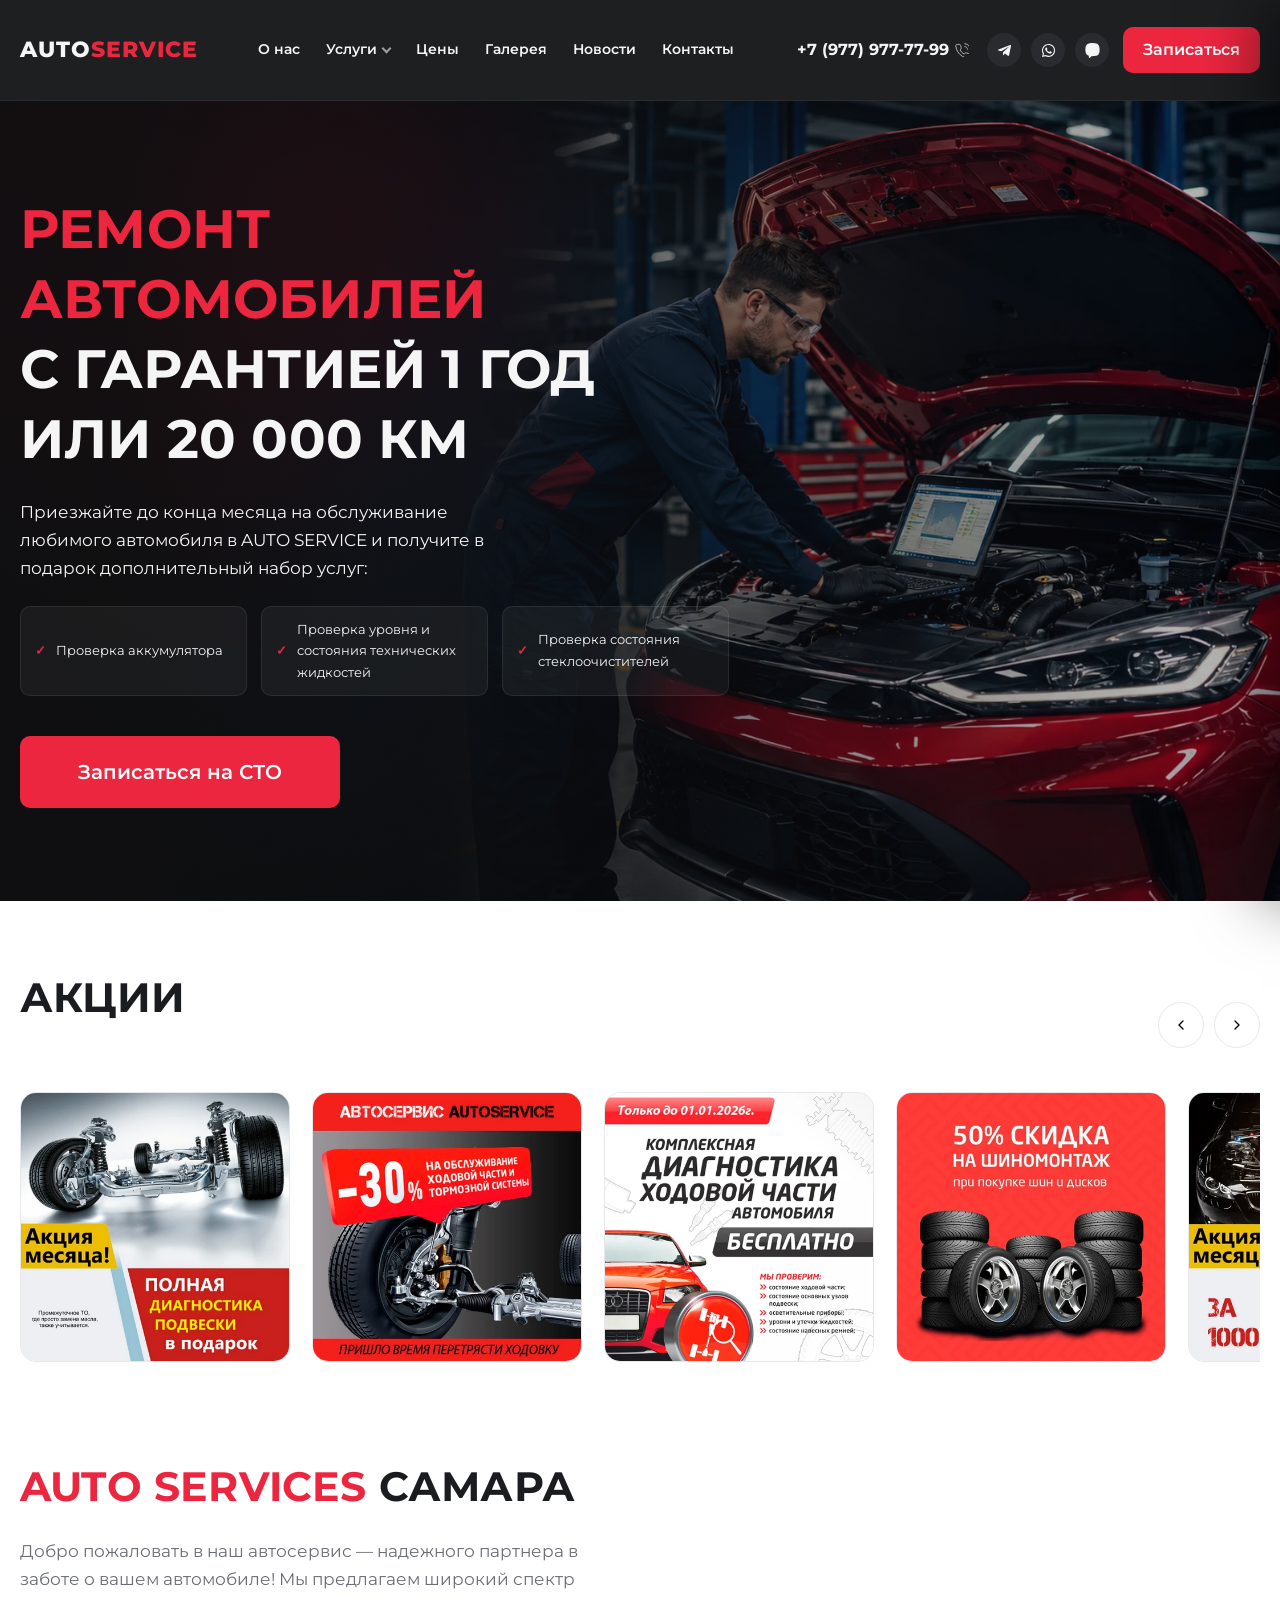
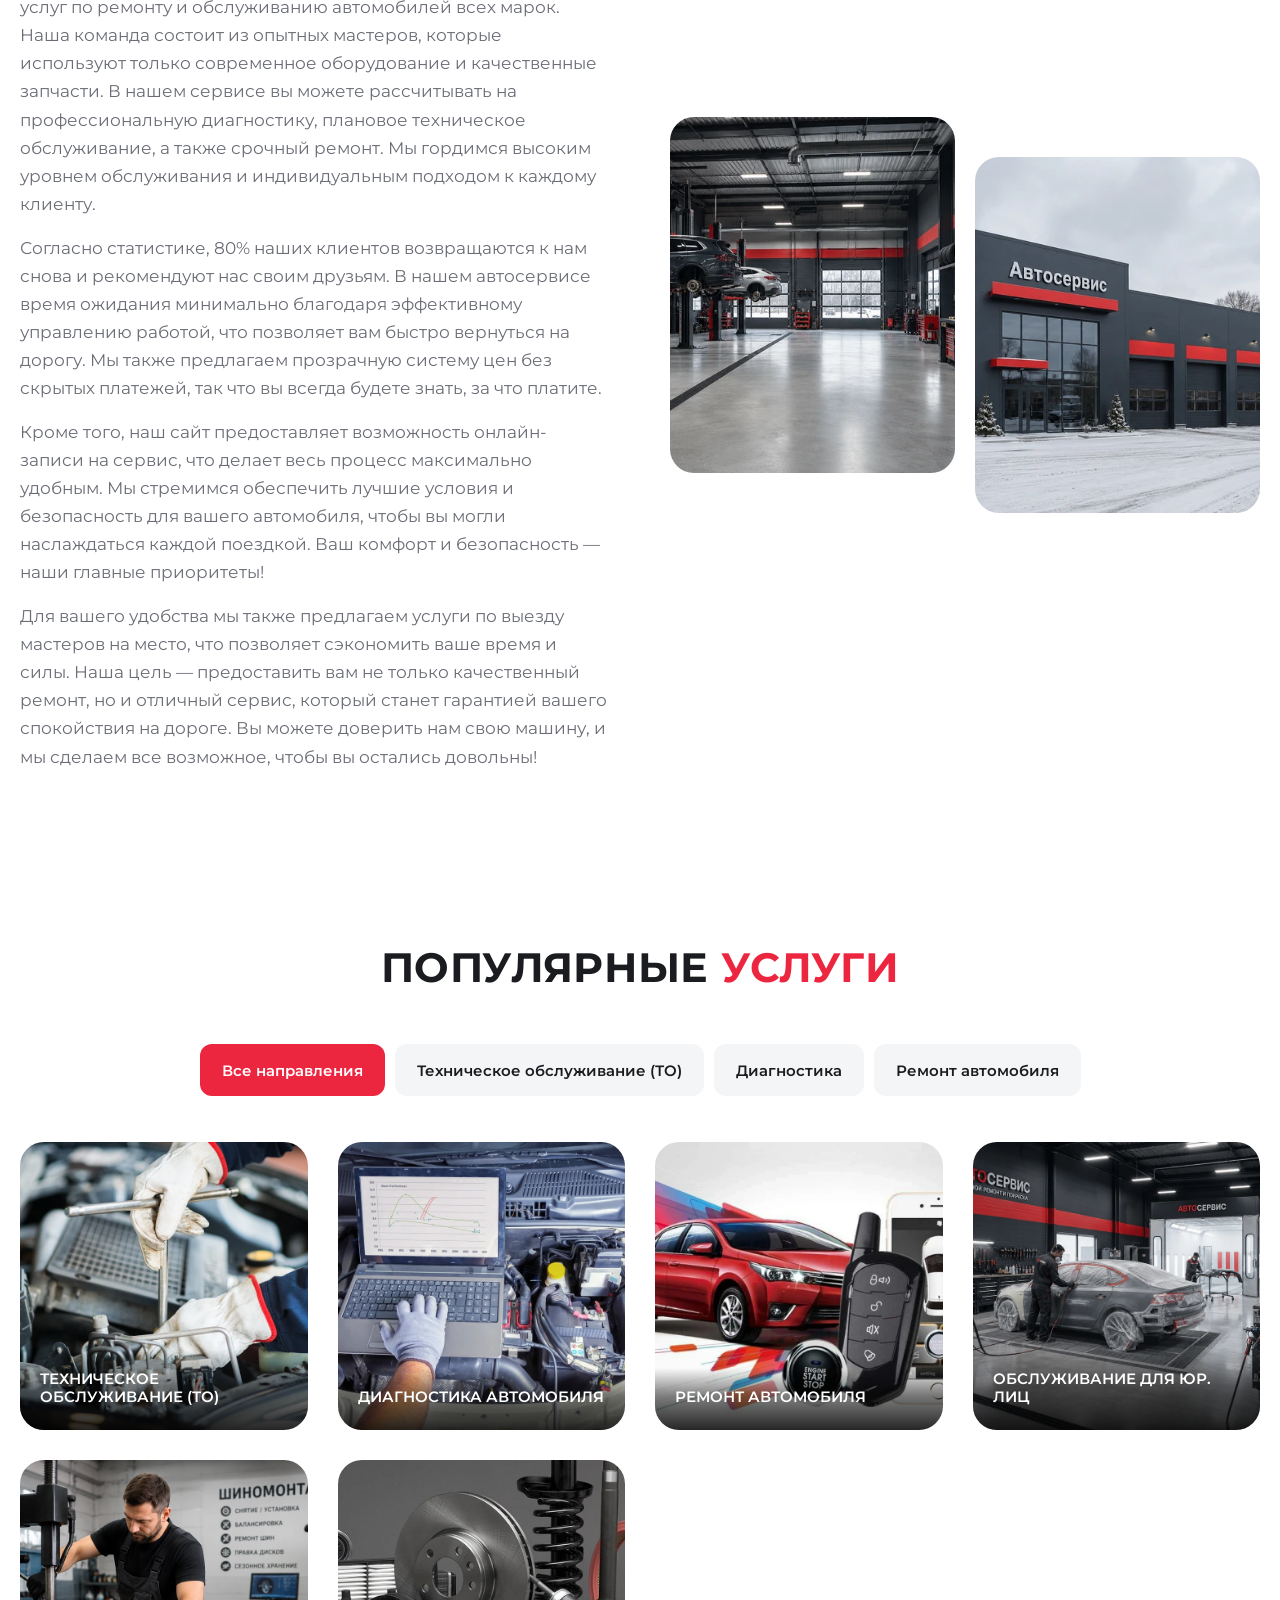
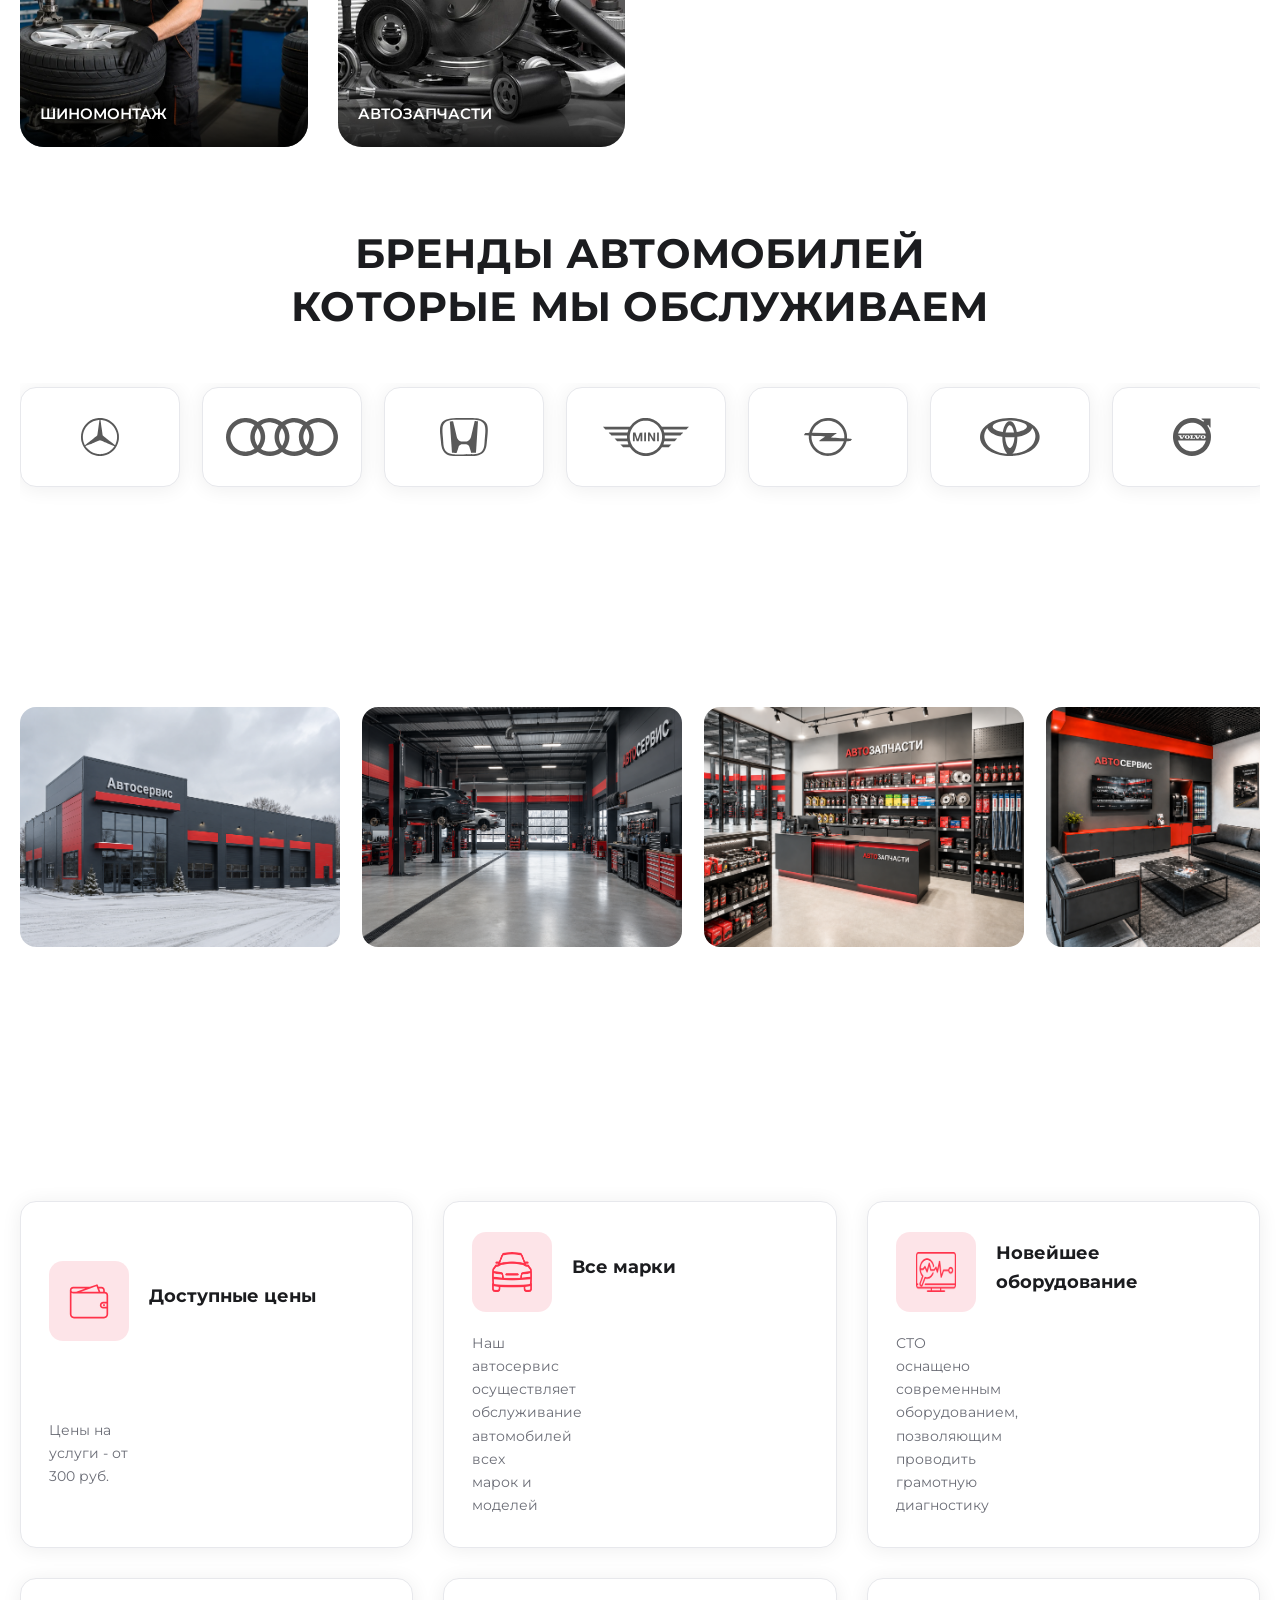
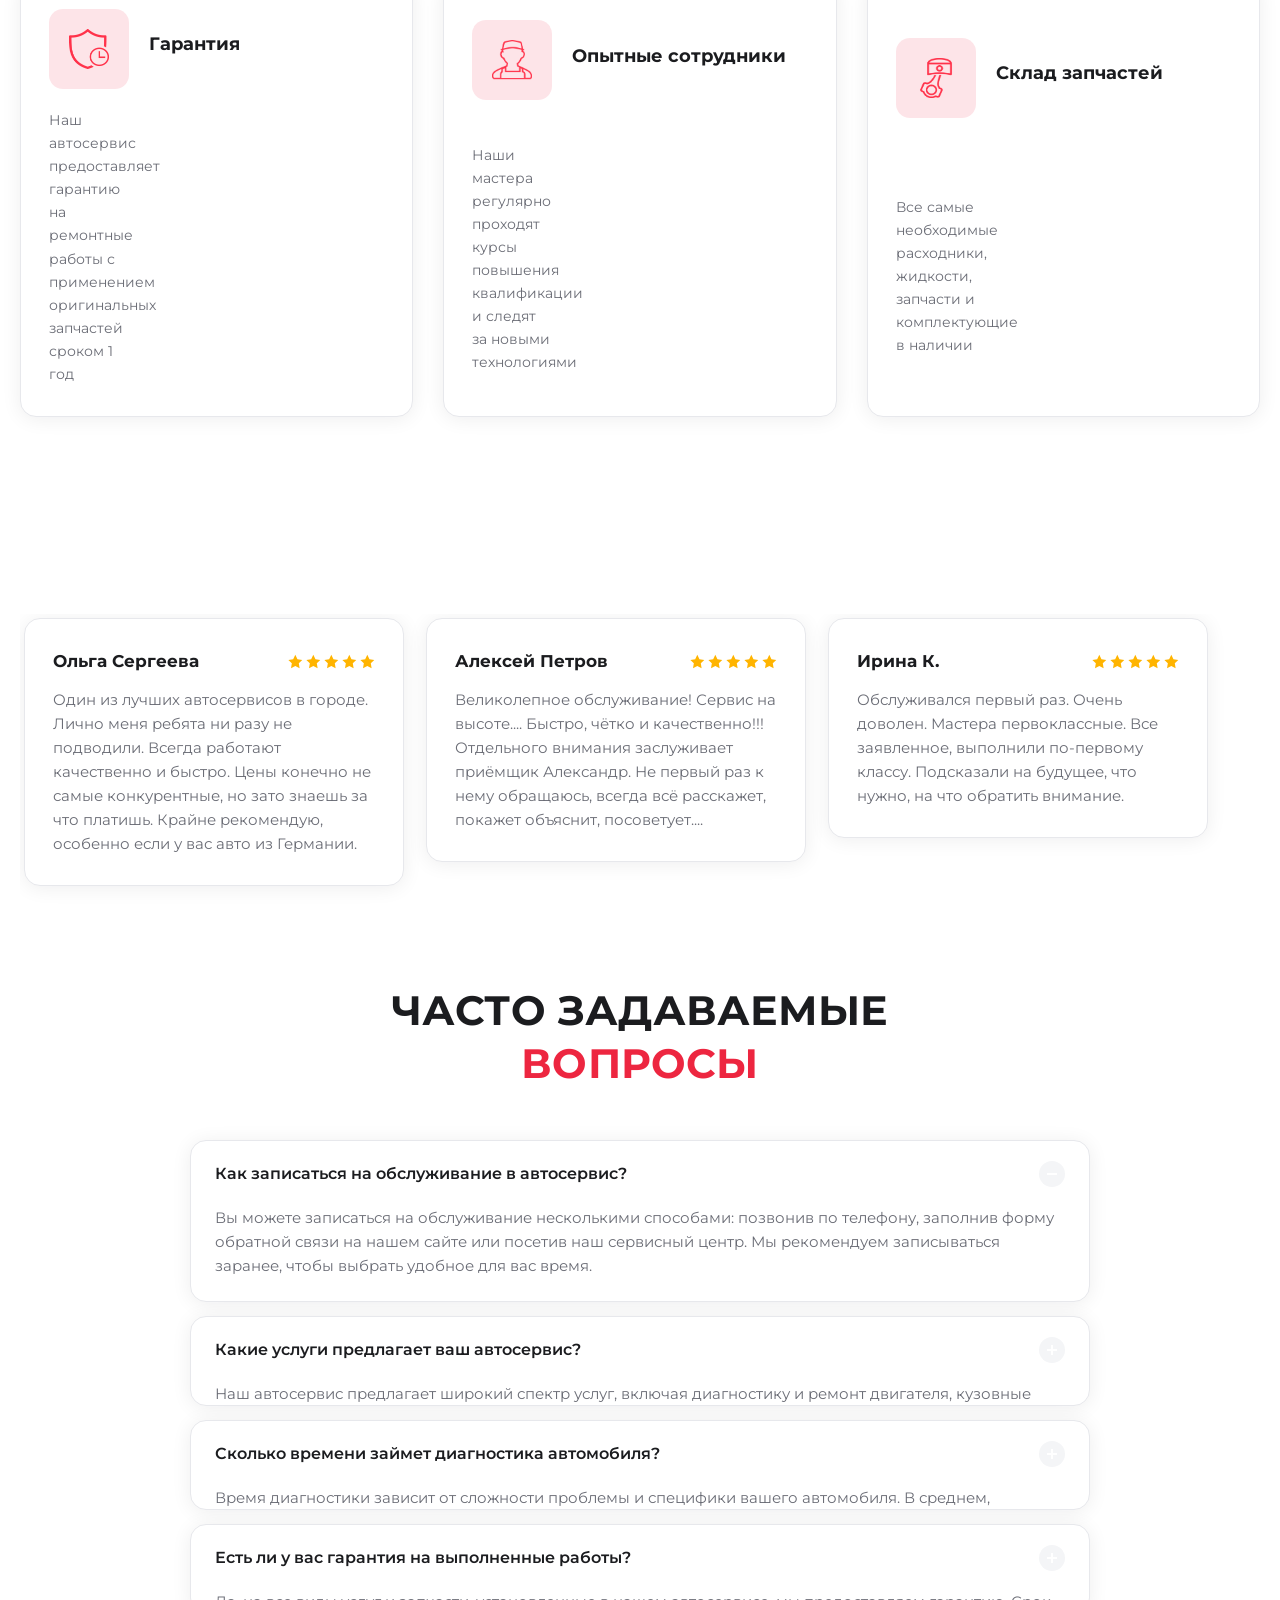
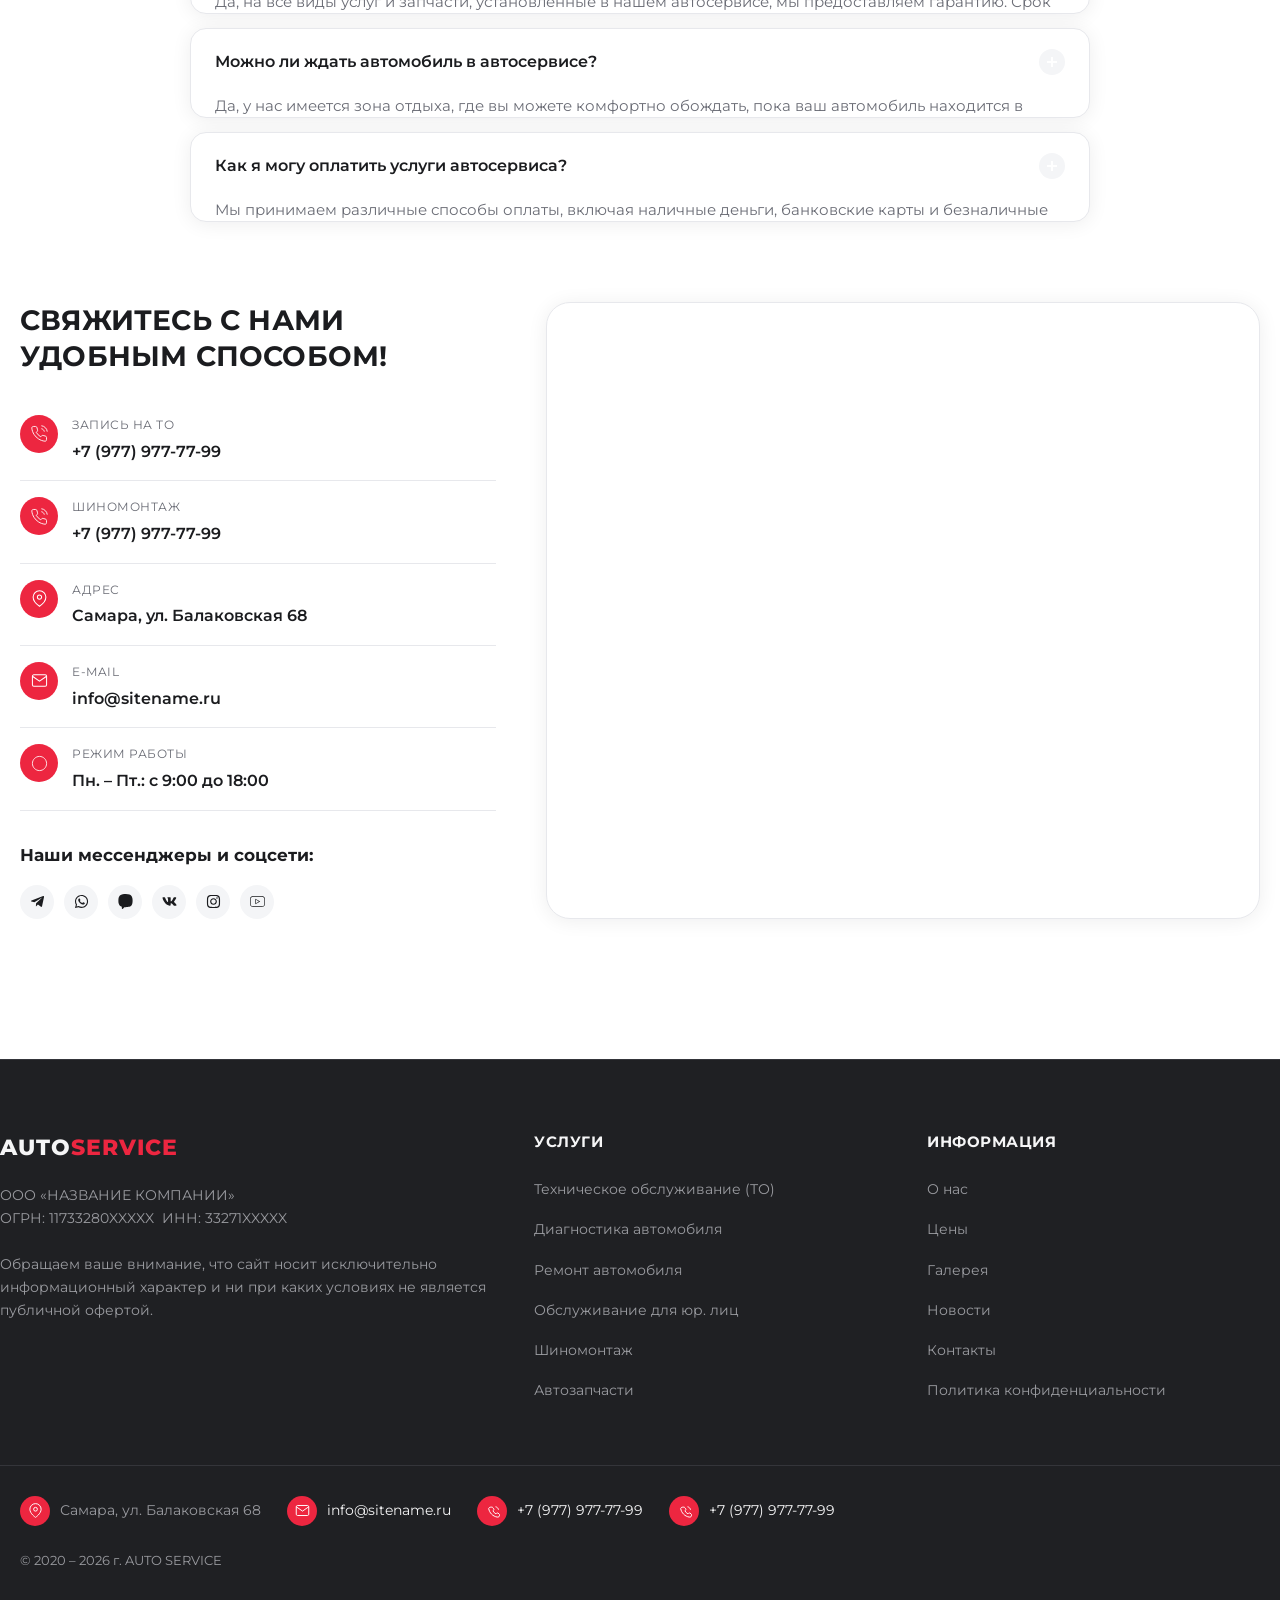
<file: index.html>
<!doctype html>
<html lang="ru">
<head>
<meta charset="utf-8">
<title>AUTO SERVICE — автосервис в Самаре: ремонт, диагностика, шиномонтаж</title>
<meta name="description" content="Автосервис полного цикла в Самаре: ремонт двигателя, ходовой части, диагностика, шиномонтаж, детейлинг, установка доп. оборудования. Гарантия 1 год.">
<meta name="viewport" content="width=device-width, initial-scale=1">
<meta http-equiv="X-UA-Compatible" content="IE=edge">
<meta name="theme-color" content="#17181a">
<link rel="shortcut icon" type="image/x-icon" href="img/favicon.ico">
<link rel="stylesheet" href="css/vendor/fancybox.css">
<link rel="stylesheet" href="css/style.css">
</head>
<body class="">

<div class="overlay"></div>
<nav class="mobile_menu">
  <ul>
    <li><a href="about.html">О нас</a></li>
    <li class="menu_sub">
		<a href="uslugi.html">Услуги<span class="submenu_toggle"></span></a>
		<ul>
			<li class="menu_sub">
				<a href="uslugi-diagnostika.html">Техническое обслуживание (ТО)<span class="submenu_toggle"></span></a>
				<ul>
					<li><a href="uslugi-diagnostika-diagnostika-xodovoj-chasti.html">Замена масла в двигателе и фильтров</a></li>
					<li><a href="uslugi-diagnostika-diagnostika-xodovoj-chasti.html">Обслуживание АКПП, МКПП, DSG, вариаторов (замена масла)</a></li>
					<li><a href="uslugi-diagnostika-diagnostika-xodovoj-chasti.html">Замена ремня и цепей ГРМ</a></li>
					<li><a href="uslugi-diagnostika-diagnostika-xodovoj-chasti.html">Замена технических жидкостей (антифриз, тормозная, ГУР)</a></li>
					<li><a href="uslugi-diagnostika-diagnostika-xodovoj-chasti.html">Замена свечей зажигания</a></li>
					<li><a href="uslugi-diagnostika-diagnostika-xodovoj-chasti.html">Обслуживание кондиционера</a></li>
					<li><a href="uslugi-diagnostika-diagnostika-xodovoj-chasti.html">Промывка инжектора и топливной системы</a></li>
					<li><a href="uslugi-diagnostika-diagnostika-xodovoj-chasti.html">Промывка радиаторов (охлаждения, ГУР)</a></li>
					<li><a href="uslugi-diagnostika-diagnostika-xodovoj-chasti.html">Обслуживание тормозной системы (замена колодок)</a></li>
					<li><a href="uslugi-diagnostika-diagnostika-xodovoj-chasti.html">Послегарантийное комплексное ТО</a></li>
				</ul>
			</li>			
			<li class="menu_sub">
				<a href="uslugi-diagnostika.html">Диагностика автомобиля<span class="submenu_toggle"></span></a>
				<ul>
					<li><a href="uslugi-diagnostika-diagnostika-xodovoj-chasti.html">Комплексная диагностика</a></li>
					<li><a href="uslugi-diagnostika-diagnostika-xodovoj-chasti.html">Компьютерная диагностика</a></li>
					<li><a href="uslugi-diagnostika-diagnostika-xodovoj-chasti.html">Диагностика двигателя и электрооборудования</a></li>
					<li><a href="uslugi-diagnostika-diagnostika-xodovoj-chasti.html">Диагностика АКПП, МКПП, DSG, вариаторов</a></li>
					<li><a href="uslugi-diagnostika-diagnostika-xodovoj-chasti.html">Диагностика ходовой части и подвески</a></li>
					<li><a href="uslugi-diagnostika-diagnostika-xodovoj-chasti.html">Диагностика рулевого управления</a></li>
					<li><a href="uslugi-diagnostika-diagnostika-xodovoj-chasti.html">Диагностика тормозной системы</a></li>
					<li><a href="uslugi-diagnostika-diagnostika-xodovoj-chasti.html">Диагностика системы охлаждения</a></li>
					<li><a href="uslugi-diagnostika-diagnostika-xodovoj-chasti.html">Диагностика кондиционера</a></li>	
				</ul>
			</li>
			<li class="menu_sub">
				<a href="uslugi-diagnostika.html">Ремонт автомобиля<span class="submenu_toggle"></span></a>
				<ul>
					<li><a href="uslugi-diagnostika-diagnostika-xodovoj-chasti.html">Ремонт бензиновых и дизельных двигателей</a></li>
					<li><a href="uslugi-diagnostika-diagnostika-xodovoj-chasti.html">Ремонт АКПП, МКПП, DSG, вариаторов / Замена сцепления</a></li>
					<li><a href="uslugi-diagnostika-diagnostika-xodovoj-chasti.html">Ремонт подвески (замена сайлентблоков, рычагов, опор)</a></li>
					<li><a href="uslugi-diagnostika-diagnostika-xodovoj-chasti.html">Ремонт рулевой рейки</a></li>
					<li><a href="uslugi-diagnostika-diagnostika-xodovoj-chasti.html">Сход-развал колес</a></li>
					<li><a href="uslugi-diagnostika-diagnostika-xodovoj-chasti.html">Ремонт тормозной системы</a></li>
					<li><a href="uslugi-diagnostika-diagnostika-xodovoj-chasti.html">Замена тормозных дисков</a></li>
					<li><a href="uslugi-diagnostika-diagnostika-xodovoj-chasti.html">Ремонт выхлопной системы</a></li>
					<li><a href="uslugi-diagnostika-diagnostika-xodovoj-chasti.html">Ремонт системы охлаждения</a></li>
					<li><a href="uslugi-diagnostika-diagnostika-xodovoj-chasti.html">Ремонт топливной системы</a></li>
					<li><a href="uslugi-diagnostika-diagnostika-xodovoj-chasti.html">Ремонт автоэлектрики</a></li>
				</ul>
			</li>
			<li><a href="uslugi-diagnostika.html">Обслуживание для юр. лиц</a></li>
			<li><a href="uslugi-diagnostika.html">Шиномонтаж</a></li>
			<li><a href="uslugi-diagnostika.html">Автозапчасти</a></li>
		</ul>
    </li>
    <li><a href="/">Цены</a></li>
    <li><a href="/">Галерея</a></li>
    <li><a href="news.html">Новости</a></li>
    <li><a href="kontaktyi.html">Контакты</a></li>
  </ul>
  <div class="mobile_menu_phone">
    <div class="phone_line"><a href="tel:+79779777799" style="font-weight:700;font-size:17px;">+7 (977) 977-77-99</a></div>
    <div class="phone_line"><a href="tel:+79779777799" style="font-weight:700;font-size:17px;">+7 (977) 977-77-99</a></div>
    <div style="margin-top:14px;"><a href="#section_forma" class="btn full_width" data-modal="#section_forma" data-modal-title="Заказать звонок">Заказать звонок</a></div>
  </div>
  <ul class="soc_nav mobile_menu_social">
    <li><a href="/" target="_blank" rel="noopener"><svg width="15" height="15" viewBox="0 0 448 512" fill="currentColor"><path d="M446.7 98.6l-67.6 318.8c-5.1 22.5-18.4 28.1-37.3 17.5l-103-75.9-49.7 47.8c-5.5 5.5-10.1 10.1-20.7 10.1l7.4-104.9 190.9-172.5c8.3-7.4-1.8-11.5-12.9-4.1L117.8 284 16.2 252.2c-22.1-6.9-22.5-22.1 4.6-32.7L418.2 66.4c18.4-6.9 34.5 4.1 28.5 32.2z"/></svg></a></li>
    <li><a href="https://vk.com/" target="_blank" rel="noopener"><svg width="15" height="13.3" viewBox="0 0 576 512" fill="currentColor"><path d="M545 117.7c3.7-12.5 0-21.7-17.8-21.7h-58.9c-15 0-21.9 7.9-25.6 16.7 0 0-30 73.1-72.4 120.5-13.7 13.7-20 18.1-27.5 18.1-3.7 0-9.4-4.4-9.4-16.9V117.7c0-15-4.2-21.7-16.6-21.7h-92.6c-9.4 0-15 7-15 13.5 0 14.2 21.2 17.5 23.4 57.5v86.8c0 19-3.4 22.5-10.9 22.5-20 0-68.6-73.4-97.4-157.4-5.8-16.3-11.5-22.9-26.6-22.9H38.8c-16.8 0-20.2 7.9-20.2 16.7 0 15.6 20 93.1 93.1 195.5C160.4 378.1 229 416 291.4 416c37.5 0 42.1-8.4 42.1-22.9 0-66.8-3.4-73.1 15.4-73.1 8.7 0 23.7 4.4 58.7 38.1 40 40 46.6 57.9 69 57.9h58.9c16.8 0 25.3-8.4 20.4-25-11.2-34.9-86.9-106.7-90.3-111.5-8.7-11.2-6.2-16.2 0-26.2.1-.1 72-101.3 79.4-135.6z"/></svg></a></li>
    <li><a href="https://www.instagram.com/" target="_blank" rel="noopener"><svg width="15" height="17.1" viewBox="0 0 448 512" fill="currentColor"><path d="M224.1 141c-63.6 0-114.9 51.3-114.9 114.9s51.3 114.9 114.9 114.9S339 319.5 339 255.9 287.7 141 224.1 141zm0 189.6c-41.1 0-74.7-33.5-74.7-74.7s33.5-74.7 74.7-74.7 74.7 33.5 74.7 74.7-33.6 74.7-74.7 74.7zm146.4-194.3c0 14.9-12 26.8-26.8 26.8-14.9 0-26.8-12-26.8-26.8s12-26.8 26.8-26.8 26.8 12 26.8 26.8zm76.1 27.2c-1.7-35.9-9.9-67.7-36.2-93.9-26.2-26.2-58-34.4-93.9-36.2-37-2.1-147.9-2.1-184.9 0-35.8 1.7-67.6 9.9-93.9 36.1s-34.4 58-36.2 93.9c-2.1 37-2.1 147.9 0 184.9 1.7 35.9 9.9 67.7 36.2 93.9s58 34.4 93.9 36.2c37 2.1 147.9 2.1 184.9 0 35.9-1.7 67.7-9.9 93.9-36.2 26.2-26.2 34.4-58 36.2-93.9 2.1-37 2.1-147.8 0-184.8zM398.8 388c-7.8 19.6-22.9 34.7-42.6 42.6-29.5 11.7-99.5 9-132.1 9s-102.7 2.6-132.1-9c-19.6-7.8-34.7-22.9-42.6-42.6-11.7-29.5-9-99.5-9-132.1s-2.6-102.7 9-132.1c7.8-19.6 22.9-34.7 42.6-42.6 29.5-11.7 99.5-9 132.1-9s102.7-2.6 132.1 9c19.6 7.8 34.7 22.9 42.6 42.6 11.7 29.5 9 99.5 9 132.1s2.7 102.7-9 132.1z"/></svg></a></li>
  </ul>
</nav>
<div id="top_head">
<div class="head_top">
  <div class="wrapper head_top_line">
    <a href="/" class="logo">AUTO<span>SERVICE</span></a>
    <nav class="top_menu">
      <ul>
        <li><a href="about.html">О нас</a></li>
        <li class="menu_sub">
			<a href="uslugi.html">Услуги</a>
			<div class="nav_dropdown dop_razdel_manu">
				<div>
					<div class="nav_dropdown_name_razdela"><a href="uslugi-diagnostika.html" style="color:inherit">Техническое обслуживание (ТО)</a></div>
					<a href="uslugi-diagnostika-diagnostika-xodovoj-chasti.html">Замена масла в двигателе и фильтров</a>
					<a href="uslugi-diagnostika-diagnostika-xodovoj-chasti.html">Обслуживание АКПП, МКПП, DSG, вариаторов (замена масла)</a>
					<a href="uslugi-diagnostika-diagnostika-xodovoj-chasti.html">Замена ремня и цепей ГРМ</a>
					<a href="uslugi-diagnostika-diagnostika-xodovoj-chasti.html">Замена технических жидкостей (антифриз, тормозная, ГУР)</a>
					<a href="uslugi-diagnostika-diagnostika-xodovoj-chasti.html">Замена свечей зажигания</a>
					<a href="uslugi-diagnostika-diagnostika-xodovoj-chasti.html">Обслуживание кондиционера</a>
					<a href="uslugi-diagnostika-diagnostika-xodovoj-chasti.html">Промывка инжектора и топливной системы</a>
					<a href="uslugi-diagnostika-diagnostika-xodovoj-chasti.html">Промывка радиаторов (охлаждения, ГУР)</a>
					<a href="uslugi-diagnostika-diagnostika-xodovoj-chasti.html">Обслуживание тормозной системы (замена колодок)</a>
					<a href="uslugi-diagnostika-diagnostika-xodovoj-chasti.html">Послегарантийное комплексное ТО</a>
				</div>
				<div>
					<div class="nav_dropdown_name_razdela"><a href="uslugi-diagnostika.html" style="color:inherit">Диагностика автомобиля</a></div>
					<a href="uslugi-diagnostika-diagnostika-xodovoj-chasti.html">Комплексная диагностика</a>
					<a href="uslugi-diagnostika-diagnostika-xodovoj-chasti.html">Компьютерная диагностика</a>
					<a href="uslugi-diagnostika-diagnostika-xodovoj-chasti.html">Диагностика двигателя и электрооборудования</a>
					<a href="uslugi-diagnostika-diagnostika-xodovoj-chasti.html">Диагностика АКПП, МКПП, DSG, вариаторов</a>
					<a href="uslugi-diagnostika-diagnostika-xodovoj-chasti.html">Диагностика ходовой части и подвески</a>
					<a href="uslugi-diagnostika-diagnostika-xodovoj-chasti.html">Диагностика рулевого управления</a>
					<a href="uslugi-diagnostika-diagnostika-xodovoj-chasti.html">Диагностика тормозной системы</a>
					<a href="uslugi-diagnostika-diagnostika-xodovoj-chasti.html">Диагностика системы охлаждения</a>
					<a href="uslugi-diagnostika-diagnostika-xodovoj-chasti.html">Диагностика кондиционера</a>
				</div>
				<div>
					<div class="nav_dropdown_name_razdela"><a href="uslugi-diagnostika.html" style="color:inherit">Ремонт автомобиля</a></div>
					<a href="uslugi-diagnostika-diagnostika-xodovoj-chasti.html">Ремонт бензиновых и дизельных двигателей</a>
					<a href="uslugi-diagnostika-diagnostika-xodovoj-chasti.html">Ремонт АКПП, МКПП, DSG, вариаторов / Замена сцепления</a>
					<a href="uslugi-diagnostika-diagnostika-xodovoj-chasti.html">Ремонт подвески (замена сайлентблоков, рычагов, опор)</a>
					<a href="uslugi-diagnostika-diagnostika-xodovoj-chasti.html">Ремонт рулевой рейки</a>
					<a href="uslugi-diagnostika-diagnostika-xodovoj-chasti.html">Сход-развал колес</a>
					<a href="uslugi-diagnostika-diagnostika-xodovoj-chasti.html">Ремонт тормозной системы</a>
					<a href="uslugi-diagnostika-diagnostika-xodovoj-chasti.html">Замена тормозных дисков</a>
					<a href="uslugi-diagnostika-diagnostika-xodovoj-chasti.html">Ремонт выхлопной системы</a>
					<a href="uslugi-diagnostika-diagnostika-xodovoj-chasti.html">Ремонт системы охлаждения</a>
					<a href="uslugi-diagnostika-diagnostika-xodovoj-chasti.html">Ремонт топливной системы</a>
					<a href="uslugi-diagnostika-diagnostika-xodovoj-chasti.html">Ремонт автоэлектрики</a>
				</div>
				<div>
					<div class="nav_dropdown_name_razdela"><a href="uslugi-diagnostika.html" style="color:inherit">Обслуживание для юр. лиц</a></div>
				</div>
				<div>
					<div class="nav_dropdown_name_razdela"><a href="uslugi-diagnostika.html" style="color:inherit">Шиномонтаж</a></div>
				</div>
				<div>
					<div class="nav_dropdown_name_razdela"><a href="uslugi-diagnostika.html" style="color:inherit">Автозапчасти</a></div>
				</div>
			</div>
        </li>
        <li><a href="/">Цены</a></li>
        <li><a href="/">Галерея</a></li>
        <li><a href="news.html">Новости</a></li>
        <li><a href="kontaktyi.html">Контакты</a></li>
      </ul>
    </nav>

    <div class="head_top_block">
      <div class="head_top_phone_block hidden_xs">
        <span class="head_top_phone_btn" style="cursor: default;">
          +7 (977) 977-77-99
          <svg viewBox="0 0 20 20" fill="none" xmlns="http://www.w3.org/2000/svg"><path d="M14.05 5C15.0267 5.19057 15.9244 5.66826 16.6281 6.37194C17.3317 7.07561 17.8094 7.97326 18 8.95M14.05 1C16.0793 1.22544 17.9716 2.13417 19.4162 3.57701C20.8609 5.01984 21.772 6.91101 22 8.94M21 16.92V19.92C21.0011 20.1985 20.9441 20.4742 20.8325 20.7293C20.7209 20.9845 20.5573 21.2136 20.3521 21.4019C20.1468 21.5901 19.9046 21.7335 19.6407 21.8227C19.3769 21.9119 19.0974 21.9451 18.82 21.92C15.7428 21.5856 12.787 20.5341 10.19 18.85C7.77382 17.3147 5.72533 15.2662 4.18999 12.85C2.49997 10.2412 1.44824 7.27099 1.11999 4.18C1.095 3.90347 1.12787 3.62476 1.21649 3.36162C1.30512 3.09849 1.44756 2.85669 1.63476 2.65162C1.82196 2.44655 2.0498 2.28271 2.30379 2.17052C2.55777 2.05833 2.83233 2.00026 3.10999 2H6.10999C6.5953 1.99522 7.06579 2.16708 7.43376 2.48353C7.80173 2.79999 8.04207 3.23945 8.10999 3.72C8.23662 4.68007 8.47144 5.62273 8.80999 6.53C8.94454 6.88792 8.97366 7.27691 8.8939 7.65088C8.81415 8.02485 8.62886 8.36811 8.35999 8.64L7.08999 9.91C8.51355 12.4135 10.5864 14.4864 13.09 15.91L14.36 14.64C14.6319 14.3711 14.9751 14.1858 15.3491 14.1061C15.7231 14.0263 16.1121 14.0555 16.47 14.19C17.3773 14.5286 18.3199 14.7634 19.28 14.89C19.7658 14.9585 20.2094 15.2032 20.5265 15.5775C20.8437 15.9518 21.0122 16.4296 21 16.92Z" stroke="currentColor" stroke-width="1.4" stroke-linecap="round" stroke-linejoin="round" fill="none"/></svg>
        </span>
        <div class="head_top_phone_panel">
          <div class="phone_line">
            <a href="tel:+79779777799">+7 (977) 977-77-99</a>
            <div class="desc">Запись на ТО</div>
          </div>
          <div class="phone_line">
            <a href="tel:+79779777799">+7 (977) 977-77-99</a>
            <div class="desc">Шиномонтаж</div>
          </div>
          <a href="#section_forma" class="btn full_width" data-modal="#section_forma" data-modal-title="Заказать звонок">Заказать звонок</a>
          <div class="contact_li"><span class="contact_li_name">E-mail</span><a href="mailto:info@sitename.ru">info@sitename.ru</a></div>
          <div class="contact_li"><span class="contact_li_name">Адрес</span>Самара, ул. Балаковская 68</div>
          <div class="contact_li"><span class="contact_li_name">Режим работы</span>Пн. – Пт.: с 9:00 до 18:00</div>
          <ul class="soc_nav">
            <li><a href="/" target="_blank" rel="noopener" aria-label="telegram"><svg width="15" height="15" viewBox="0 0 448 512" fill="currentColor"><path d="M446.7 98.6l-67.6 318.8c-5.1 22.5-18.4 28.1-37.3 17.5l-103-75.9-49.7 47.8c-5.5 5.5-10.1 10.1-20.7 10.1l7.4-104.9 190.9-172.5c8.3-7.4-1.8-11.5-12.9-4.1L117.8 284 16.2 252.2c-22.1-6.9-22.5-22.1 4.6-32.7L418.2 66.4c18.4-6.9 34.5 4.1 28.5 32.2z"/></svg></a></li>
            <li><a href="https://vk.com/" target="_blank" rel="noopener" aria-label="vk"><svg width="15" height="13.3" viewBox="0 0 576 512" fill="currentColor"><path d="M545 117.7c3.7-12.5 0-21.7-17.8-21.7h-58.9c-15 0-21.9 7.9-25.6 16.7 0 0-30 73.1-72.4 120.5-13.7 13.7-20 18.1-27.5 18.1-3.7 0-9.4-4.4-9.4-16.9V117.7c0-15-4.2-21.7-16.6-21.7h-92.6c-9.4 0-15 7-15 13.5 0 14.2 21.2 17.5 23.4 57.5v86.8c0 19-3.4 22.5-10.9 22.5-20 0-68.6-73.4-97.4-157.4-5.8-16.3-11.5-22.9-26.6-22.9H38.8c-16.8 0-20.2 7.9-20.2 16.7 0 15.6 20 93.1 93.1 195.5C160.4 378.1 229 416 291.4 416c37.5 0 42.1-8.4 42.1-22.9 0-66.8-3.4-73.1 15.4-73.1 8.7 0 23.7 4.4 58.7 38.1 40 40 46.6 57.9 69 57.9h58.9c16.8 0 25.3-8.4 20.4-25-11.2-34.9-86.9-106.7-90.3-111.5-8.7-11.2-6.2-16.2 0-26.2.1-.1 72-101.3 79.4-135.6z"/></svg></a></li>
            <li><a href="https://www.instagram.com/" target="_blank" rel="noopener" aria-label="instagram"><svg width="15" height="17.1" viewBox="0 0 448 512" fill="currentColor"><path d="M224.1 141c-63.6 0-114.9 51.3-114.9 114.9s51.3 114.9 114.9 114.9S339 319.5 339 255.9 287.7 141 224.1 141zm0 189.6c-41.1 0-74.7-33.5-74.7-74.7s33.5-74.7 74.7-74.7 74.7 33.5 74.7 74.7-33.6 74.7-74.7 74.7zm146.4-194.3c0 14.9-12 26.8-26.8 26.8-14.9 0-26.8-12-26.8-26.8s12-26.8 26.8-26.8 26.8 12 26.8 26.8zm76.1 27.2c-1.7-35.9-9.9-67.7-36.2-93.9-26.2-26.2-58-34.4-93.9-36.2-37-2.1-147.9-2.1-184.9 0-35.8 1.7-67.6 9.9-93.9 36.1s-34.4 58-36.2 93.9c-2.1 37-2.1 147.9 0 184.9 1.7 35.9 9.9 67.7 36.2 93.9s58 34.4 93.9 36.2c37 2.1 147.9 2.1 184.9 0 35.9-1.7 67.7-9.9 93.9-36.2 26.2-26.2 34.4-58 36.2-93.9 2.1-37 2.1-147.8 0-184.8zM398.8 388c-7.8 19.6-22.9 34.7-42.6 42.6-29.5 11.7-99.5 9-132.1 9s-102.7 2.6-132.1-9c-19.6-7.8-34.7-22.9-42.6-42.6-11.7-29.5-9-99.5-9-132.1s-2.6-102.7 9-132.1c7.8-19.6 22.9-34.7 42.6-42.6 29.5-11.7 99.5-9 132.1-9s102.7-2.6 132.1 9c19.6 7.8 34.7 22.9 42.6 42.6 11.7 29.5 9 99.5 9 132.1s2.7 102.7-9 132.1z"/></svg></a></li>
          </ul>
        </div>
      </div>

      <ul class="soc_nav hidden_xs">
        <li><a href="/" target="_blank" rel="noopener" aria-label="telegram"><svg width="15" height="15" viewBox="0 0 448 512" fill="currentColor"><path d="M446.7 98.6l-67.6 318.8c-5.1 22.5-18.4 28.1-37.3 17.5l-103-75.9-49.7 47.8c-5.5 5.5-10.1 10.1-20.7 10.1l7.4-104.9 190.9-172.5c8.3-7.4-1.8-11.5-12.9-4.1L117.8 284 16.2 252.2c-22.1-6.9-22.5-22.1 4.6-32.7L418.2 66.4c18.4-6.9 34.5 4.1 28.5 32.2z"/></svg></a></li>
        <li><a href="https://api.whatsapp.com/send?phone=" target="_blank" rel="noopener" aria-label="whatsapp"><svg width="15" height="15" viewBox="0 0 448 512" fill="currentColor"><path d="M380.9 97.1C339 55.1 283.2 32 223.9 32c-122.4 0-222 99.6-222 222 0 39.1 10.2 77.3 29.6 111L0 480l117.7-30.9c32.4 17.7 68.9 27 106.1 27h.1c122.3 0 224.1-99.6 224.1-222 0-59.3-25.2-115-67.1-157zm-157 341.6c-33.2 0-65.7-8.9-94-25.7l-6.7-4-69.8 18.3L72 359.2l-4.4-7c-18.5-29.4-28.2-63.3-28.2-98.2 0-101.7 82.8-184.5 184.6-184.5 49.3 0 95.6 19.2 130.4 54.1 34.8 34.9 56.2 81.2 56.1 130.5 0 101.8-84.9 184.6-186.6 184.6zm101.2-138.2c-5.5-2.8-32.8-16.2-37.9-18-5.1-1.9-8.8-2.8-12.5 2.8-3.7 5.6-14.3 18-17.6 21.8-3.2 3.7-6.5 4.2-12 1.4-32.6-16.3-54-29.1-75.5-66-5.7-9.8 5.7-9.1 16.3-30.3 1.8-3.7.9-6.9-.5-9.7-1.4-2.8-12.5-30.1-17.1-41.2-4.5-10.8-9.1-9.3-12.5-9.5-3.2-.2-6.9-.2-10.6-.2-3.7 0-9.7 1.4-14.8 6.9-5.1 5.6-19.4 19-19.4 46.3 0 27.3 19.9 53.7 22.6 57.4 2.8 3.7 39.1 59.7 94.8 83.8 35.2 15.2 49 16.5 66.6 13.9 10.7-1.6 32.8-13.4 37.4-26.4 4.6-13 4.6-24.1 3.2-26.4-1.3-2.5-5-3.9-10.5-6.6z"/></svg></a></li>
        <li><a href="viber://chat?number=" target="_blank" rel="noopener" aria-label="viber"><svg width="15" height="15" viewBox="0 0 512 512" fill="currentColor"><path d="M444 49.9C431.3 38.2 379.9.9 265.3.4c0 0-135.1-8.1-200.9 52.3C27.8 89.3 14.9 143 13.5 209.5c-1.4 66.5-3.1 191.1 117 224.9h.1l-.1 51.6s-.8 20.9 13 25.1c16.6 5.2 26.4-10.7 42.3-27.8 8.7-9.4 20.7-23.2 29.8-33.7 82.2 6.9 145.3-8.9 152.5-11.2 16.6-5.4 110.5-17.4 125.7-142 15.8-128.6-7.6-209.8-49.8-246.5z"/></svg></a></li>
      </ul>

      <button class="btn hidden_xs" data-modal="#section_forma" data-modal-title="Записаться на СТО">Записаться</button>

      <button class="burger" aria-label="Меню"><span></span></button>
    </div>
  </div>
</div>
<div class="head_top_spacer"></div></div>

<main>

<section class="home_slid">
  <div class="home_slid_img"><img src="img/43ffbc74-d67e-4b13-aaac-283a6806bab0_1910x1080_3d7.webp" alt="" loading="eager"></div>
  <div class="home_slid_block">
    <div class="wrapper">
      <div class="home_slid_section">
        <div data-reveal>
          <h1><span>Ремонт автомобилей</span> <br>с гарантией 1 год <br>или 20 000 км</h1>
          <div class="home_slid_slogan">Приезжайте до конца месяца на обслуживание любимого автомобиля в AUTO SERVICE и получите в подарок дополнительный набор услуг:</div>
          <div class="home_slid_preim">
            <div class="item">Проверка аккумулятора</div>
            <div class="item">Проверка уровня и состояния технических жидкостей</div>
            <div class="item">Проверка состояния стеклоочистителей</div>
          </div>
          <div class="push30"></div>
          <a href="#section_forma" class="btn anim_link btn_xl" data-modal="#section_forma" data-modal-title="Записаться на СТО" data-modal-theme="Запись на СТО">Записаться на СТО</a>
        </div>
      </div>
    </div>
  </div>
</section>

<div class="push70"></div>

<div class="section pt0" id="section_akcii">
  <div class="wrapper">
    <div class="section_carousel" data-reveal>
      <h2>Акции</h2>
      <div class="carousel_nav">
        <button type="button" data-carousel-prev aria-label="Назад"><svg width="16" height="16" viewBox="0 0 24 24" fill="none"><path d="M15 6l-6 6 6 6" stroke="currentColor" stroke-width="2" fill="none" stroke-linecap="round" stroke-linejoin="round"/></svg></button>
        <button type="button" data-carousel-next aria-label="Вперёд"><svg width="16" height="16" viewBox="0 0 24 24" fill="none"><path d="M9 6l6 6-6 6" stroke="currentColor" stroke-width="2" fill="none" stroke-linecap="round" stroke-linejoin="round"/></svg></button>
      </div>
    </div>
    <div class="carousel_brand">
      <div class="akcii_carousel carousel_track" data-carousel-scroll>
        <a href="#section_forma" class="akcii_item" data-modal="#section_forma" data-modal-title="Учавствовать в акции: Диагностика ходовой за 0 ₽" data-modal-theme="Запись по акции: Диагностика ходовой за 0 ₽">
          <img loading="lazy" src="img/action1.webp" alt="Диагностика ходовой за 0 ₽">
        </a>
        <a href="#section_forma" class="akcii_item" data-modal="#section_forma" data-modal-title="Учавствовать в акции: -30% на обслуживание ходовой части" data-modal-theme="Запись по акции: -30% на обслуживание ходовой части">
          <img loading="lazy" src="img/action3.webp" alt="-30% на обслуживание ходовой части">
        </a>
        <a href="#section_forma" class="akcii_item" data-modal="#section_forma" data-modal-title="Учавствовать в акции: Комплексная диагностика ходовой части авто" data-modal-theme="Запись по акции: Комплексная диагностика ходовой части авто">
          <img loading="lazy" src="img/action4.webp" alt="Комплексная диагностика ходовой части авто">
        </a>
        <a href="#section_forma" class="akcii_item" data-modal="#section_forma" data-modal-title="Учавствовать в акции: 50% на шиномонтаж при покупке шин и дисков" data-modal-theme="Запись по акции: 50% на шиномонтаж при покупке шин и дисков">
          <img loading="lazy" src="img/action5.webp" alt="50% на шиномонтаж при покупке шин и дисков">
        </a>
        <a href="#section_forma" class="akcii_item" data-modal="#section_forma" data-modal-title="Учавствовать в акции: Полная проверка авто за 1000 ₽" data-modal-theme="Запись по акции: Полная проверка авто за 1000 ₽">
          <img loading="lazy" src="img/action2.webp" alt="Полная проверка авто за 1000 ₽">
        </a>
        <a href="#section_forma" class="akcii_item" data-modal="#section_forma" data-modal-title="Учавствовать в акции: Установка доп. оборудования - 20%" data-modal-theme="Запись по акции: Установка доп. оборудования - 20%">
          <img loading="lazy" src="img/action6.webp" alt="Установка доп. оборудования - 20%">
        </a>
      </div>
    </div>
  </div>
</div>


<div class="section pt0" id="section_company">
  <div class="wrapper">
    <div class="company_block">
      <div data-reveal="left">
        <h2><span class="theme_color">AUTO SERVICES</span> Самара</h2>
        <p>Добро пожаловать в наш автосервис — надежного партнера в заботе о вашем автомобиле! Мы предлагаем широкий спектр услуг по ремонту и обслуживанию автомобилей всех марок. Наша команда состоит из опытных мастеров, которые используют только современное оборудование и качественные запчасти. В нашем сервисе вы можете рассчитывать на профессиональную диагностику, плановое техническое обслуживание, а также срочный ремонт. Мы гордимся высоким уровнем обслуживания и индивидуальным подходом к каждому клиенту.</p><p>Согласно статистике, 80% наших клиентов возвращаются к нам снова и рекомендуют нас своим друзьям. В нашем автосервисе время ожидания минимально благодаря эффективному управлению работой, что позволяет вам быстро вернуться на дорогу. Мы также предлагаем прозрачную систему цен без скрытых платежей, так что вы всегда будете знать, за что платите.</p><p>Кроме того, наш сайт предоставляет возможность онлайн-записи на сервис, что делает весь процесс максимально удобным. Мы стремимся обеспечить лучшие условия и безопасность для вашего автомобиля, чтобы вы могли наслаждаться каждой поездкой. Ваш комфорт и безопасность — наши главные приоритеты!</p><p>Для вашего удобства мы также предлагаем услуги по выезду мастеров на место, что позволяет сэкономить ваше время и силы. Наша цель — предоставить вам не только качественный ремонт, но и отличный сервис, который станет гарантией вашего спокойствия на дороге. Вы можете доверить нам свою машину, и мы сделаем все возможное, чтобы вы остались довольны!</p>
      </div>
      <div class="company_img" data-reveal="right">
        <img class="img1" src="img/89d6a08b-140f-4edd-8799-de018ed88d60.webp" alt="Автосервис изнутри">
        <img class="img2" src="img/c5cf43bf-f434-4cf3-97ea-f0a60b3f8b67_520x470_799.webp" alt="Автосервис изнутри">
      </div>
    </div>
  </div>
</div>

<div class="section" id="section_service" data-tabs>
  <div class="wrapper">
    <div class="section_head" data-reveal><h2>Популярные <span>услуги</span></h2></div>
    <div class="tabs_nav" data-reveal>
      <button data-tab-btn="all" class="is_active">Все направления</button>
      <button data-tab-btn="avtoservis" class="">Техническое обслуживание (ТО)</button>
      <button data-tab-btn="diagnostika" class="">Диагностика</button>
      <button data-tab-btn="dop-oborudovanie" class="">Ремонт автомобиля</button>
    </div>
    <div data-tab-pane="all" class="tab_pane is_active">
      <div class="services_block" data-reveal-group>
		<a href="uslugi-diagnostika.html" class="service_item"><img src="img/12.webp" alt="Техническое обслуживание (ТО)" loading="lazy"><span class="service_name">Техническое обслуживание (ТО)</span></a>
		<a href="uslugi-diagnostika.html" class="service_item"><img src="img/d525d35s-1920.webp" alt="Диагностика автомобиля" loading="lazy"><span class="service_name">Диагностика автомобиля</span></a>
		<a href="uslugi-diagnostika.html" class="service_item"><img src="img/i-1.webp" alt="Ремонт автомобиля" loading="lazy"><span class="service_name">Ремонт автомобиля</span></a>
		<a href="uslugi-diagnostika.html" class="service_item"><img src="img/97759c41-55a9-44b9-9a57-c8911961d295.webp" alt="Обслуживание для юр. лиц" loading="lazy"><span class="service_name">Обслуживание для юр. лиц</span></a>
		<a href="uslugi-diagnostika.html" class="service_item"><img src="img/858c81d3-0e99-4c18-a770-fed4e215f48f.webp" alt="Шиномонтаж" loading="lazy"><span class="service_name">Шиномонтаж</span></a>
		<a href="uslugi-diagnostika.html" class="service_item"><img src="img/18o1mjcp4qzaffqmnkxeilbca0g8uhf5ar72lmw4zn6reu-fimnsarwvt596plb5k945czvb6pp-naru8-pyb-jt.webp" alt="Автозапчасти" loading="lazy"><span class="service_name">Автозапчасти</span></a>
      </div>
    </div>
    <div data-tab-pane="avtoservis" class="tab_pane ">
      <div class="services_block" data-reveal-group>
		<a href="uslugi-diagnostika-diagnostika-xodovoj-chasti.html" class="service_item"><img src="img/12.webp" alt="" loading="lazy"><span class="service_name">Замена масла в двигателе и фильтров</span></a>
		<a href="uslugi-diagnostika-diagnostika-xodovoj-chasti.html" class="service_item"><img src="img/12.webp" alt="" loading="lazy"><span class="service_name">Обслуживание АКПП, МКПП, DSG, вариаторов (замена масла)</span></a>
		<a href="uslugi-diagnostika-diagnostika-xodovoj-chasti.html" class="service_item"><img src="img/12.webp" alt="" loading="lazy"><span class="service_name">Замена ремня и цепей ГРМ</span></a>
		<a href="uslugi-diagnostika-diagnostika-xodovoj-chasti.html" class="service_item"><img src="img/12.webp" alt="" loading="lazy"><span class="service_name">Замена технических жидкостей (антифриз, тормозная, ГУР)</span></a>
		<a href="uslugi-diagnostika-diagnostika-xodovoj-chasti.html" class="service_item"><img src="img/12.webp" alt="" loading="lazy"><span class="service_name">Замена свечей зажигания</span></a>
		<a href="uslugi-diagnostika-diagnostika-xodovoj-chasti.html" class="service_item"><img src="img/12.webp" alt="" loading="lazy"><span class="service_name">Обслуживание кондиционера</span></a>
		<a href="uslugi-diagnostika-diagnostika-xodovoj-chasti.html" class="service_item"><img src="img/12.webp" alt="" loading="lazy"><span class="service_name">Промывка инжектора и топливной системы</span></a>
		<a href="uslugi-diagnostika-diagnostika-xodovoj-chasti.html" class="service_item"><img src="img/12.webp" alt="" loading="lazy"><span class="service_name">Промывка радиаторов (охлаждения, ГУР)</span></a>
		<a href="uslugi-diagnostika-diagnostika-xodovoj-chasti.html" class="service_item"><img src="img/12.webp" alt="" loading="lazy"><span class="service_name">Обслуживание тормозной системы (замена колодок)</span></a>
		<a href="uslugi-diagnostika-diagnostika-xodovoj-chasti.html" class="service_item"><img src="img/12.webp" alt="" loading="lazy"><span class="service_name">Послегарантийное комплексное ТО</span></a>
      </div>
    </div>
    <div data-tab-pane="diagnostika" class="tab_pane ">
      <div class="services_block" data-reveal-group>
		<a href="uslugi-diagnostika-diagnostika-xodovoj-chasti.html" class="service_item"><img src="img/12.webp" alt="" loading="lazy"><span class="service_name">Комплексная диагностика</span></a>
		<a href="uslugi-diagnostika-diagnostika-xodovoj-chasti.html" class="service_item"><img src="img/12.webp" alt="" loading="lazy"><span class="service_name">Компьютерная диагностика</span></a>
		<a href="uslugi-diagnostika-diagnostika-xodovoj-chasti.html" class="service_item"><img src="img/12.webp" alt="" loading="lazy"><span class="service_name">Диагностика двигателя и электрооборудования</span></a>
		<a href="uslugi-diagnostika-diagnostika-xodovoj-chasti.html" class="service_item"><img src="img/12.webp" alt="" loading="lazy"><span class="service_name">Диагностика АКПП, МКПП, DSG, вариаторов</span></a>
		<a href="uslugi-diagnostika-diagnostika-xodovoj-chasti.html" class="service_item"><img src="img/12.webp" alt="" loading="lazy"><span class="service_name">Диагностика ходовой части и подвески</span></a>
		<a href="uslugi-diagnostika-diagnostika-xodovoj-chasti.html" class="service_item"><img src="img/12.webp" alt="" loading="lazy"><span class="service_name">Диагностика рулевого управления</span></a>
		<a href="uslugi-diagnostika-diagnostika-xodovoj-chasti.html" class="service_item"><img src="img/12.webp" alt="" loading="lazy"><span class="service_name">Диагностика тормозной системы</span></a>
		<a href="uslugi-diagnostika-diagnostika-xodovoj-chasti.html" class="service_item"><img src="img/12.webp" alt="" loading="lazy"><span class="service_name">Диагностика системы охлаждения</span></a>
		<a href="uslugi-diagnostika-diagnostika-xodovoj-chasti.html" class="service_item"><img src="img/12.webp" alt="" loading="lazy"><span class="service_name">Диагностика кондиционера</span></a>
      </div>
    </div>
    <div data-tab-pane="dop-oborudovanie" class="tab_pane ">
      <div class="services_block" data-reveal-group>
		<a href="uslugi-diagnostika-diagnostika-xodovoj-chasti.html" class="service_item"><img src="img/12.webp" alt="" loading="lazy"><span class="service_name">Ремонт бензиновых и дизельных двигателей</span></a>
		<a href="uslugi-diagnostika-diagnostika-xodovoj-chasti.html" class="service_item"><img src="img/12.webp" alt="" loading="lazy"><span class="service_name">Ремонт АКПП, МКПП, DSG, вариаторов / Замена сцепления</span></a>
		<a href="uslugi-diagnostika-diagnostika-xodovoj-chasti.html" class="service_item"><img src="img/12.webp" alt="" loading="lazy"><span class="service_name">Ремонт подвески (замена сайлентблоков, рычагов, опор)</span></a>
		<a href="uslugi-diagnostika-diagnostika-xodovoj-chasti.html" class="service_item"><img src="img/12.webp" alt="" loading="lazy"><span class="service_name">Ремонт рулевой рейки</span></a>
		<a href="uslugi-diagnostika-diagnostika-xodovoj-chasti.html" class="service_item"><img src="img/12.webp" alt="" loading="lazy"><span class="service_name">Сход-развал колес</span></a>
		<a href="uslugi-diagnostika-diagnostika-xodovoj-chasti.html" class="service_item"><img src="img/12.webp" alt="" loading="lazy"><span class="service_name">Ремонт тормозной системы</span></a>
		<a href="uslugi-diagnostika-diagnostika-xodovoj-chasti.html" class="service_item"><img src="img/12.webp" alt="" loading="lazy"><span class="service_name">Замена тормозных дисков</span></a>
		<a href="uslugi-diagnostika-diagnostika-xodovoj-chasti.html" class="service_item"><img src="img/12.webp" alt="" loading="lazy"><span class="service_name">Ремонт выхлопной системы</span></a>
		<a href="uslugi-diagnostika-diagnostika-xodovoj-chasti.html" class="service_item"><img src="img/12.webp" alt="" loading="lazy"><span class="service_name">Ремонт системы охлаждения</span></a>
		<a href="uslugi-diagnostika-diagnostika-xodovoj-chasti.html" class="service_item"><img src="img/12.webp" alt="" loading="lazy"><span class="service_name">Ремонт топливной системы</span></a>
		<a href="uslugi-diagnostika-diagnostika-xodovoj-chasti.html" class="service_item"><img src="img/12.webp" alt="" loading="lazy"><span class="service_name">Ремонт автоэлектрики</span></a>
      </div>
    </div>
  </div>
</div>

<div class="section pt0">
  <div class="wrapper">
    <div class="section_head" data-reveal><h2>Бренды автомобилей <span></span><br>которые мы обслуживаем</h2></div>
    <div class="carousel_brand">
      <div class="brand_carousel carousel_track" data-carousel-scroll>
        <div class="brand_logo"><img loading="lazy" src="img/mers.svg" alt=""></div>
        <div class="brand_logo"><img loading="lazy" src="img/audi.svg" alt=""></div>
        <div class="brand_logo"><img loading="lazy" src="img/honda.svg" alt=""></div>
        <div class="brand_logo"><img loading="lazy" src="img/mini.svg" alt=""></div>
        <div class="brand_logo"><img loading="lazy" src="img/opel.svg" alt=""></div>
        <div class="brand_logo"><img loading="lazy" src="img/toyota.svg" alt=""></div>
        <div class="brand_logo"><img loading="lazy" src="img/volvo.svg" alt=""></div>
        <div class="brand_logo"><img loading="lazy" src="img/vw.svg" alt=""></div>
      </div>
    </div>
  </div>
</div>

<div class="section pt0">
  <div class="wrapper">
    <div class="section_carousel" data-reveal>
      <h2 class="h2_them1">Фотогалерея <span>нашего СТО</span></h2>
      <div class="carousel_nav">
        <button type="button" data-carousel-prev aria-label="Назад"><svg width="16" height="16" viewBox="0 0 24 24" fill="none"><path d="M15 6l-6 6 6 6" stroke="currentColor" stroke-width="2" fill="none" stroke-linecap="round" stroke-linejoin="round"/></svg></button>
        <button type="button" data-carousel-next aria-label="Вперёд"><svg width="16" height="16" viewBox="0 0 24 24" fill="none"><path d="M9 6l6 6-6 6" stroke="currentColor" stroke-width="2" fill="none" stroke-linecap="round" stroke-linejoin="round"/></svg></button>
      </div>
    </div>
    <div class="carousel_brand">
      <div class="carousel_gallery carousel_track" data-carousel-scroll>
        <a class="img_block" href="img/d2636a398377bf7f149314d2329ea160dc5eeae5.png" data-fancybox="sto-gallery">
          <img loading="lazy" src="img/d2636a398377bf7f149314d2329ea160dc5eeae5.png" alt="Фото СТО">
        </a>
        <a class="img_block" href="img/6ad13b78ff61ae4f2c216cf002e73f6791e35b91.png" data-fancybox="sto-gallery">
          <img loading="lazy" src="img/6ad13b78ff61ae4f2c216cf002e73f6791e35b91.png" alt="Фото СТО">
        </a>
        <a class="img_block" href="img/62b8c034b0c130ae149fbe9943f7b0932d3bd3d6.png" data-fancybox="sto-gallery">
          <img loading="lazy" src="img/62b8c034b0c130ae149fbe9943f7b0932d3bd3d6.png" alt="Фото СТО">
        </a>
        <a class="img_block" href="img/85a5b295099eec2e76f0e9320094538c02919cf5.png" data-fancybox="sto-gallery">
          <img loading="lazy" src="img/85a5b295099eec2e76f0e9320094538c02919cf5.png" alt="Фото СТО">
        </a>
        <a class="img_block" href="img/5f5cf08f4e8e3f227890d18f713ace9dffb4392a.png" data-fancybox="sto-gallery">
          <img loading="lazy" src="img/5f5cf08f4e8e3f227890d18f713ace9dffb4392a.png" alt="Фото СТО">
        </a>
        <a class="img_block" href="img/da160b78813deb75a5c942536ee94632870ab130.jpg" data-fancybox="sto-gallery">
          <img loading="lazy" src="img/da160b78813deb75a5c942536ee94632870ab130.jpg" alt="Фото СТО">
        </a>
        <a class="img_block" href="img/842fdd1dc0e8fd47be38b3a592ee801c74b7689b.png" data-fancybox="sto-gallery">
          <img loading="lazy" src="img/842fdd1dc0e8fd47be38b3a592ee801c74b7689b.png" alt="Фото СТО">
        </a>
        <a class="img_block" href="img/f42339bed63a5db8be4e703e0937ec5bec0acfaf.webp" data-fancybox="sto-gallery">
          <img loading="lazy" src="img/f42339bed63a5db8be4e703e0937ec5bec0acfaf.webp" alt="Фото СТО">
        </a>
        <a class="img_block" href="img/ad4405175a819e7ed8ba35afcd1ae1e5617817e5.png" data-fancybox="sto-gallery">
          <img loading="lazy" src="img/ad4405175a819e7ed8ba35afcd1ae1e5617817e5.png" alt="Фото СТО">
        </a>
        <a class="img_block" href="img/1a528fa9852e12b6c87ce0841eb01aac2cb94125.webp" data-fancybox="sto-gallery">
          <img loading="lazy" src="img/1a528fa9852e12b6c87ce0841eb01aac2cb94125.webp" alt="Фото СТО">
        </a>
        <a class="img_block" href="img/e3a3c1d66fe82191daf4c73dc6fdda6d7c6c82dc.jpeg" data-fancybox="sto-gallery">
          <img loading="lazy" src="img/e3a3c1d66fe82191daf4c73dc6fdda6d7c6c82dc.jpeg" alt="Фото СТО">
        </a>
        <a class="img_block" href="img/8fcb48241f17625adb71ffd0ad730f532e57eb42.jpeg" data-fancybox="sto-gallery">
          <img loading="lazy" src="img/8fcb48241f17625adb71ffd0ad730f532e57eb42.jpeg" alt="Фото СТО">
        </a>
      </div>
    </div>
  </div>
</div>

<div class="section pt0" id="section_preim">
  <div class="wrapper">
    <div class="section_head" data-reveal><h2>К нам обращаются <span>потому что у нас</span></h2></div>
    <div class="preim_grid" data-reveal-group>
      <div class="preim_item">
        <div class="ico"><img src="img/1.svg" alt=""></div>
        <div class="name">Доступные цены</div>
        <div class="desc">Цены на услуги - от 300 руб.</div>
      </div>
      <div class="preim_item">
        <div class="ico"><img src="img/2.png" alt=""></div>
        <div class="name">Все марки</div>
        <div class="desc">Наш автосервис осуществляет обслуживание автомобилей всех марок и моделей</div>
      </div>
      <div class="preim_item">
        <div class="ico"><img src="img/3.png" alt=""></div>
        <div class="name">Новейшее оборудование</div>
        <div class="desc">СТО оснащено современным оборудованием, позволяющим проводить грамотную диагностику</div>
      </div>
      <div class="preim_item">
        <div class="ico"><img src="img/4.png" alt=""></div>
        <div class="name">Гарантия</div>
        <div class="desc">Наш автосервис предоставляет гарантию на ремонтные работы с применением оригинальных запчастей сроком 1 год</div>
      </div>
      <div class="preim_item">
        <div class="ico"><img src="img/5.png" alt=""></div>
        <div class="name">Опытные сотрудники</div>
        <div class="desc">Наши мастера регулярно проходят курсы повышения квалификации и следят за новыми технологиями</div>
      </div>
      <div class="preim_item">
        <div class="ico"><img src="img/6.png" alt=""></div>
        <div class="name">Склад запчастей</div>
        <div class="desc">Все самые необходимые расходники, жидкости, запчасти и комплектующие в наличии</div>
      </div>
    </div>
  </div>
</div>

<div class="section pt0" id="section_otzivy">
  <div class="wrapper">
    <div class="section_carousel" data-reveal>
      <h2>Отзывы</h2>
      <div class="carousel_nav">
        <button type="button" data-carousel-prev aria-label="Назад"><svg width="16" height="16" viewBox="0 0 24 24" fill="none"><path d="M15 6l-6 6 6 6" stroke="currentColor" stroke-width="2" fill="none" stroke-linecap="round" stroke-linejoin="round"/></svg></button>
        <button type="button" data-carousel-next aria-label="Вперёд"><svg width="16" height="16" viewBox="0 0 24 24" fill="none"><path d="M9 6l6 6-6 6" stroke="currentColor" stroke-width="2" fill="none" stroke-linecap="round" stroke-linejoin="round"/></svg></button>
      </div>
    </div>
    <div class="carousel_brand">
      <div class="carousel_otzivy carousel_track" data-carousel-scroll>
        <div class="otzivy_item">
          <div class="head">
            <div class="name">Ольга Сергеева</div>
            <div class="stars"><svg class="icon" width="15" height="15" viewBox="0 0 17 16" fill="none"><path fill-rule="evenodd" clip-rule="evenodd" d="M8.2941 13.0091L3.41895 15.6085L4.35002 10.103L0.405942 6.20394L5.85652 5.4007L8.2941 0.391602L10.7317 5.4007L16.1822 6.20394L12.2382 10.103L13.1692 15.6085L8.2941 13.0091Z" fill="currentColor"/></svg><svg class="icon" width="15" height="15" viewBox="0 0 17 16" fill="none"><path fill-rule="evenodd" clip-rule="evenodd" d="M8.2941 13.0091L3.41895 15.6085L4.35002 10.103L0.405942 6.20394L5.85652 5.4007L8.2941 0.391602L10.7317 5.4007L16.1822 6.20394L12.2382 10.103L13.1692 15.6085L8.2941 13.0091Z" fill="currentColor"/></svg><svg class="icon" width="15" height="15" viewBox="0 0 17 16" fill="none"><path fill-rule="evenodd" clip-rule="evenodd" d="M8.2941 13.0091L3.41895 15.6085L4.35002 10.103L0.405942 6.20394L5.85652 5.4007L8.2941 0.391602L10.7317 5.4007L16.1822 6.20394L12.2382 10.103L13.1692 15.6085L8.2941 13.0091Z" fill="currentColor"/></svg><svg class="icon" width="15" height="15" viewBox="0 0 17 16" fill="none"><path fill-rule="evenodd" clip-rule="evenodd" d="M8.2941 13.0091L3.41895 15.6085L4.35002 10.103L0.405942 6.20394L5.85652 5.4007L8.2941 0.391602L10.7317 5.4007L16.1822 6.20394L12.2382 10.103L13.1692 15.6085L8.2941 13.0091Z" fill="currentColor"/></svg><svg class="icon" width="15" height="15" viewBox="0 0 17 16" fill="none"><path fill-rule="evenodd" clip-rule="evenodd" d="M8.2941 13.0091L3.41895 15.6085L4.35002 10.103L0.405942 6.20394L5.85652 5.4007L8.2941 0.391602L10.7317 5.4007L16.1822 6.20394L12.2382 10.103L13.1692 15.6085L8.2941 13.0091Z" fill="currentColor"/></svg></div>
          </div>
          <div class="body">Один из лучших автосервисов в городе. Лично меня ребята ни разу не подводили. Всегда работают качественно и быстро. Цены конечно не самые конкурентные, но зато знаешь за что платишь. Крайне рекомендую, особенно если у вас авто из Германии.</div>
        </div>
        <div class="otzivy_item">
          <div class="head">
            <div class="name">Алексей Петров</div>
            <div class="stars"><svg class="icon" width="15" height="15" viewBox="0 0 17 16" fill="none"><path fill-rule="evenodd" clip-rule="evenodd" d="M8.2941 13.0091L3.41895 15.6085L4.35002 10.103L0.405942 6.20394L5.85652 5.4007L8.2941 0.391602L10.7317 5.4007L16.1822 6.20394L12.2382 10.103L13.1692 15.6085L8.2941 13.0091Z" fill="currentColor"/></svg><svg class="icon" width="15" height="15" viewBox="0 0 17 16" fill="none"><path fill-rule="evenodd" clip-rule="evenodd" d="M8.2941 13.0091L3.41895 15.6085L4.35002 10.103L0.405942 6.20394L5.85652 5.4007L8.2941 0.391602L10.7317 5.4007L16.1822 6.20394L12.2382 10.103L13.1692 15.6085L8.2941 13.0091Z" fill="currentColor"/></svg><svg class="icon" width="15" height="15" viewBox="0 0 17 16" fill="none"><path fill-rule="evenodd" clip-rule="evenodd" d="M8.2941 13.0091L3.41895 15.6085L4.35002 10.103L0.405942 6.20394L5.85652 5.4007L8.2941 0.391602L10.7317 5.4007L16.1822 6.20394L12.2382 10.103L13.1692 15.6085L8.2941 13.0091Z" fill="currentColor"/></svg><svg class="icon" width="15" height="15" viewBox="0 0 17 16" fill="none"><path fill-rule="evenodd" clip-rule="evenodd" d="M8.2941 13.0091L3.41895 15.6085L4.35002 10.103L0.405942 6.20394L5.85652 5.4007L8.2941 0.391602L10.7317 5.4007L16.1822 6.20394L12.2382 10.103L13.1692 15.6085L8.2941 13.0091Z" fill="currentColor"/></svg><svg class="icon" width="15" height="15" viewBox="0 0 17 16" fill="none"><path fill-rule="evenodd" clip-rule="evenodd" d="M8.2941 13.0091L3.41895 15.6085L4.35002 10.103L0.405942 6.20394L5.85652 5.4007L8.2941 0.391602L10.7317 5.4007L16.1822 6.20394L12.2382 10.103L13.1692 15.6085L8.2941 13.0091Z" fill="currentColor"/></svg></div>
          </div>
          <div class="body">Великолепное обслуживание! Сервис на высоте.... Быстро, чётко и качественно!!! Отдельного внимания заслуживает приёмщик Александр. Не первый раз к нему обращаюсь, всегда всё расскажет, покажет объяснит, посоветует....</div>
        </div>
        <div class="otzivy_item">
          <div class="head">
            <div class="name">Ирина К.</div>
            <div class="stars"><svg class="icon" width="15" height="15" viewBox="0 0 17 16" fill="none"><path fill-rule="evenodd" clip-rule="evenodd" d="M8.2941 13.0091L3.41895 15.6085L4.35002 10.103L0.405942 6.20394L5.85652 5.4007L8.2941 0.391602L10.7317 5.4007L16.1822 6.20394L12.2382 10.103L13.1692 15.6085L8.2941 13.0091Z" fill="currentColor"/></svg><svg class="icon" width="15" height="15" viewBox="0 0 17 16" fill="none"><path fill-rule="evenodd" clip-rule="evenodd" d="M8.2941 13.0091L3.41895 15.6085L4.35002 10.103L0.405942 6.20394L5.85652 5.4007L8.2941 0.391602L10.7317 5.4007L16.1822 6.20394L12.2382 10.103L13.1692 15.6085L8.2941 13.0091Z" fill="currentColor"/></svg><svg class="icon" width="15" height="15" viewBox="0 0 17 16" fill="none"><path fill-rule="evenodd" clip-rule="evenodd" d="M8.2941 13.0091L3.41895 15.6085L4.35002 10.103L0.405942 6.20394L5.85652 5.4007L8.2941 0.391602L10.7317 5.4007L16.1822 6.20394L12.2382 10.103L13.1692 15.6085L8.2941 13.0091Z" fill="currentColor"/></svg><svg class="icon" width="15" height="15" viewBox="0 0 17 16" fill="none"><path fill-rule="evenodd" clip-rule="evenodd" d="M8.2941 13.0091L3.41895 15.6085L4.35002 10.103L0.405942 6.20394L5.85652 5.4007L8.2941 0.391602L10.7317 5.4007L16.1822 6.20394L12.2382 10.103L13.1692 15.6085L8.2941 13.0091Z" fill="currentColor"/></svg><svg class="icon" width="15" height="15" viewBox="0 0 17 16" fill="none"><path fill-rule="evenodd" clip-rule="evenodd" d="M8.2941 13.0091L3.41895 15.6085L4.35002 10.103L0.405942 6.20394L5.85652 5.4007L8.2941 0.391602L10.7317 5.4007L16.1822 6.20394L12.2382 10.103L13.1692 15.6085L8.2941 13.0091Z" fill="currentColor"/></svg></div>
          </div>
          <div class="body">Обслуживался первый раз. Очень доволен. Мастера первоклассные. Все заявленное, выполнили по-первому классу. Подсказали на будущее, что нужно, на что обратить внимание.</div>
        </div>
      </div>
    </div>
  </div>
</div>

<div class="section pt0" id="section_faq">
  <div class="wrapper">
    <div class="section_head" data-reveal><h2>Часто задаваемые <span>вопросы</span></h2></div>
    <div class="accordion">
      <div class="accordion_item is_open">
        <div class="accordion_name"><span>Как записаться на обслуживание в автосервис?</span><span class="plus"></span></div>
        <div class="accordion_body"><div class="accordion_body_txt">Вы можете записаться на обслуживание несколькими способами: позвонив по телефону, заполнив форму обратной связи на нашем сайте или посетив наш сервисный центр. Мы рекомендуем записываться заранее, чтобы выбрать удобное для вас время.</div></div>
      </div>
      <div class="accordion_item">
        <div class="accordion_name"><span>Какие услуги предлагает ваш автосервис?</span><span class="plus"></span></div>
        <div class="accordion_body"><div class="accordion_body_txt">Наш автосервис предлагает широкий спектр услуг, включая диагностику и ремонт двигателя, кузовные работы, шиномонтаж, техническое обслуживание, замену масла, а также услуги по покраске автомобилей. Мы обеспечиваем полный спектр услуг для всех типов автомобилей.</div></div>
      </div>
      <div class="accordion_item">
        <div class="accordion_name"><span>Сколько времени займет диагностика автомобиля?</span><span class="plus"></span></div>
        <div class="accordion_body"><div class="accordion_body_txt">Время диагностики зависит от сложности проблемы и специфики вашего автомобиля. В среднем, стандартная диагностика занимает от 30 минут до 2 часов. Наши мастера всегда стараются провести диагностику как можно быстрее, сохраняя при этом высокое качество работы.</div></div>
      </div>
      <div class="accordion_item">
        <div class="accordion_name"><span>Есть ли у вас гарантия на выполненные работы?</span><span class="plus"></span></div>
        <div class="accordion_body"><div class="accordion_body_txt">Да, на все виды услуг и запчасти, установленные в нашем автосервисе, мы предоставляем гарантию. Срок гарантии зависит от типа услуги и используемых запчастей. Вы можете уточнить условия гарантии у нашего менеджера при записи на услугу.</div></div>
      </div>
      <div class="accordion_item">
        <div class="accordion_name"><span>Можно ли ждать автомобиль в автосервисе?</span><span class="plus"></span></div>
        <div class="accordion_body"><div class="accordion_body_txt">Да, у нас имеется зона отдыха, где вы можете комфортно обождать, пока ваш автомобиль находится в работе. Мы предоставляем бесплатный Wi-Fi, кофе и закуски, чтобы сделать ваше ожидание более приятным.</div></div>
      </div>
      <div class="accordion_item">
        <div class="accordion_name"><span>Как я могу оплатить услуги автосервиса?</span><span class="plus"></span></div>
        <div class="accordion_body"><div class="accordion_body_txt">Мы принимаем различные способы оплаты, включая наличные деньги, банковские карты и безналичные расчеты. Вы можете выбрать наиболее удобный для вас способ оплаты при завершении обслуживания.</div></div>
      </div>
    </div>
  </div>
</div>

<div class="section pt0" id="section_karta">
  <div class="wrapper">
    <div class="phtel_grid">
      <div data-reveal="left">
        <h3>Свяжитесь с нами удобным способом!</h3>
        <div class="phtel_item">
          <span class="ico"><svg width="16" height="16" viewBox="0 0 23 23" fill="none"><path d="M14.05 5C15.0267 5.19057 15.9244 5.66826 16.6281 6.37194C17.3317 7.07561 17.8094 7.97326 18 8.95M14.05 1C16.0793 1.22544 17.9716 2.13417 19.4162 3.57701C20.8609 5.01984 21.772 6.91101 22 8.94M21 16.92V19.92C21.0011 20.1985 20.9441 20.4742 20.8325 20.7293C20.7209 20.9845 20.5573 21.2136 20.3521 21.4019C20.1468 21.5901 19.9046 21.7335 19.6407 21.8227C19.3769 21.9119 19.0974 21.9451 18.82 21.92C15.7428 21.5856 12.787 20.5341 10.19 18.85C7.77382 17.3147 5.72533 15.2662 4.18999 12.85C2.49997 10.2412 1.44824 7.27099 1.11999 4.18C1.095 3.90347 1.12787 3.62476 1.21649 3.36162C1.30512 3.09849 1.44756 2.85669 1.63476 2.65162C1.82196 2.44655 2.0498 2.28271 2.30379 2.17052C2.55777 2.05833 2.83233 2.00026 3.10999 2H6.10999C6.5953 1.99522 7.06579 2.16708 7.43376 2.48353C7.80173 2.79999 8.04207 3.23945 8.10999 3.72C8.23662 4.68007 8.47144 5.62273 8.80999 6.53C8.94454 6.88792 8.97366 7.27691 8.8939 7.65088C8.81415 8.02485 8.62886 8.36811 8.35999 8.64L7.08999 9.91C8.51355 12.4135 10.5864 14.4864 13.09 15.91L14.36 14.64C14.6319 14.3711 14.9751 14.1858 15.3491 14.1061C15.7231 14.0263 16.1121 14.0555 16.47 14.19C17.3773 14.5286 18.3199 14.7634 19.28 14.89C19.7658 14.9585 20.2094 15.2032 20.5265 15.5775C20.8437 15.9518 21.0122 16.4296 21 16.92Z" stroke="#fff" stroke-width="1.2" fill="none"/></svg></span>
          <div>
            <div class="phtel_name">Запись на ТО</div>
            <div class="phtel_desc"><a href="tel:+79779777799">+7 (977) 977-77-99</a></div>
          </div>
        </div>
        <div class="phtel_item">
          <span class="ico"><svg width="16" height="16" viewBox="0 0 23 23" fill="none"><path d="M14.05 5C15.0267 5.19057 15.9244 5.66826 16.6281 6.37194C17.3317 7.07561 17.8094 7.97326 18 8.95M14.05 1C16.0793 1.22544 17.9716 2.13417 19.4162 3.57701C20.8609 5.01984 21.772 6.91101 22 8.94M21 16.92V19.92C21.0011 20.1985 20.9441 20.4742 20.8325 20.7293C20.7209 20.9845 20.5573 21.2136 20.3521 21.4019C20.1468 21.5901 19.9046 21.7335 19.6407 21.8227C19.3769 21.9119 19.0974 21.9451 18.82 21.92C15.7428 21.5856 12.787 20.5341 10.19 18.85C7.77382 17.3147 5.72533 15.2662 4.18999 12.85C2.49997 10.2412 1.44824 7.27099 1.11999 4.18C1.095 3.90347 1.12787 3.62476 1.21649 3.36162C1.30512 3.09849 1.44756 2.85669 1.63476 2.65162C1.82196 2.44655 2.0498 2.28271 2.30379 2.17052C2.55777 2.05833 2.83233 2.00026 3.10999 2H6.10999C6.5953 1.99522 7.06579 2.16708 7.43376 2.48353C7.80173 2.79999 8.04207 3.23945 8.10999 3.72C8.23662 4.68007 8.47144 5.62273 8.80999 6.53C8.94454 6.88792 8.97366 7.27691 8.8939 7.65088C8.81415 8.02485 8.62886 8.36811 8.35999 8.64L7.08999 9.91C8.51355 12.4135 10.5864 14.4864 13.09 15.91L14.36 14.64C14.6319 14.3711 14.9751 14.1858 15.3491 14.1061C15.7231 14.0263 16.1121 14.0555 16.47 14.19C17.3773 14.5286 18.3199 14.7634 19.28 14.89C19.7658 14.9585 20.2094 15.2032 20.5265 15.5775C20.8437 15.9518 21.0122 16.4296 21 16.92Z" stroke="#fff" stroke-width="1.2" fill="none"/></svg></span>
          <div>
            <div class="phtel_name">Шиномонтаж</div>
            <div class="phtel_desc"><a href="tel:+79779777799">+7 (977) 977-77-99</a></div>
          </div>
        </div>
        <div class="phtel_item">
          <span class="ico"><svg width="16" height="16" fill="none" viewBox="0 0 20 20"><path d="M17.5 8.333c0 5.834-7.5 10.834-7.5 10.834s-7.5-5-7.5-10.834a7.5 7.5 0 0115 0z" stroke="#fff" stroke-width="1.2" fill="none"/><path d="M10 10.833a2.5 2.5 0 100-5 2.5 2.5 0 000 5z" stroke="#fff" stroke-width="1.2" fill="none"/></svg></span>
          <div><div class="phtel_name">Адрес</div><div class="phtel_desc">Самара, ул. Балаковская 68</div></div>
        </div>
        <div class="phtel_item">
          <span class="ico"><svg width="16" height="16" fill="none" viewBox="0 0 20 20"><path d="M3.333 3.333h13.334c.916 0 1.666.75 1.666 1.667v10c0 .917-.75 1.667-1.666 1.667H3.333c-.916 0-1.666-.75-1.666-1.667V5c0-.917.75-1.667 1.666-1.667z" stroke="#fff" stroke-width="1.2" fill="none"/><path d="M18.333 5L10 10.833 1.667 5" stroke="#fff" stroke-width="1.2" fill="none"/></svg></span>
          <div><div class="phtel_name">E-mail</div><div class="phtel_desc"><a href="mailto:info@sitename.ru">info@sitename.ru</a></div></div>
        </div>
        <div class="phtel_item">
          <span class="ico"><svg width="16" height="16" viewBox="0 0 22 22" fill="none"><path d="M10.9997 20.1666C5.93706 20.1666 1.83301 16.0625 1.83301 10.9999C1.83301 5.93731 5.93706 1.83325 10.9997 1.83325C16.0623 1.83325 20.1663 5.93731 20.1663 10.9999C20.1663 16.0625 16.0623 20.1666 10.9997 20.1666Z" stroke="#fff" stroke-width="1.1" fill="none"/></svg></span>
          <div><div class="phtel_name">Режим работы</div><div class="phtel_desc">Пн. – Пт.: с 9:00 до 18:00</div></div>
        </div>
        <div class="push30"></div>
        <p><strong>Наши мессенджеры и соцсети:</strong></p>
        <ul class="soc_nav">
          <li><a href="https://telegram.me/telegram_user_name" target="_blank" rel="noopener"><svg width="15" height="15" viewBox="0 0 448 512" fill="currentColor"><path d="M446.7 98.6l-67.6 318.8c-5.1 22.5-18.4 28.1-37.3 17.5l-103-75.9-49.7 47.8c-5.5 5.5-10.1 10.1-20.7 10.1l7.4-104.9 190.9-172.5c8.3-7.4-1.8-11.5-12.9-4.1L117.8 284 16.2 252.2c-22.1-6.9-22.5-22.1 4.6-32.7L418.2 66.4c18.4-6.9 34.5 4.1 28.5 32.2z"/></svg></a></li>
          <li><a href="https://api.whatsapp.com/send?phone=79123456789" target="_blank" rel="noopener"><svg width="15" height="15" viewBox="0 0 448 512" fill="currentColor"><path d="M380.9 97.1C339 55.1 283.2 32 223.9 32c-122.4 0-222 99.6-222 222 0 39.1 10.2 77.3 29.6 111L0 480l117.7-30.9c32.4 17.7 68.9 27 106.1 27h.1c122.3 0 224.1-99.6 224.1-222 0-59.3-25.2-115-67.1-157zm-157 341.6c-33.2 0-65.7-8.9-94-25.7l-6.7-4-69.8 18.3L72 359.2l-4.4-7c-18.5-29.4-28.2-63.3-28.2-98.2 0-101.7 82.8-184.5 184.6-184.5 49.3 0 95.6 19.2 130.4 54.1 34.8 34.9 56.2 81.2 56.1 130.5 0 101.8-84.9 184.6-186.6 184.6zm101.2-138.2c-5.5-2.8-32.8-16.2-37.9-18-5.1-1.9-8.8-2.8-12.5 2.8-3.7 5.6-14.3 18-17.6 21.8-3.2 3.7-6.5 4.2-12 1.4-32.6-16.3-54-29.1-75.5-66-5.7-9.8 5.7-9.1 16.3-30.3 1.8-3.7.9-6.9-.5-9.7-1.4-2.8-12.5-30.1-17.1-41.2-4.5-10.8-9.1-9.3-12.5-9.5-3.2-.2-6.9-.2-10.6-.2-3.7 0-9.7 1.4-14.8 6.9-5.1 5.6-19.4 19-19.4 46.3 0 27.3 19.9 53.7 22.6 57.4 2.8 3.7 39.1 59.7 94.8 83.8 35.2 15.2 49 16.5 66.6 13.9 10.7-1.6 32.8-13.4 37.4-26.4 4.6-13 4.6-24.1 3.2-26.4-1.3-2.5-5-3.9-10.5-6.6z"/></svg></a></li>
          <li><a href="viber://chat?number=79123456789" target="_blank" rel="noopener"><svg width="15" height="15" viewBox="0 0 512 512" fill="currentColor"><path d="M444 49.9C431.3 38.2 379.9.9 265.3.4c0 0-135.1-8.1-200.9 52.3C27.8 89.3 14.9 143 13.5 209.5c-1.4 66.5-3.1 191.1 117 224.9h.1l-.1 51.6s-.8 20.9 13 25.1c16.6 5.2 26.4-10.7 42.3-27.8 8.7-9.4 20.7-23.2 29.8-33.7 82.2 6.9 145.3-8.9 152.5-11.2 16.6-5.4 110.5-17.4 125.7-142 15.8-128.6-7.6-209.8-49.8-246.5z"/></svg></a></li>
          <li><a href="https://vk.com/" target="_blank" rel="noopener"><svg width="15" height="13.3" viewBox="0 0 576 512" fill="currentColor"><path d="M545 117.7c3.7-12.5 0-21.7-17.8-21.7h-58.9c-15 0-21.9 7.9-25.6 16.7 0 0-30 73.1-72.4 120.5-13.7 13.7-20 18.1-27.5 18.1-3.7 0-9.4-4.4-9.4-16.9V117.7c0-15-4.2-21.7-16.6-21.7h-92.6c-9.4 0-15 7-15 13.5 0 14.2 21.2 17.5 23.4 57.5v86.8c0 19-3.4 22.5-10.9 22.5-20 0-68.6-73.4-97.4-157.4-5.8-16.3-11.5-22.9-26.6-22.9H38.8c-16.8 0-20.2 7.9-20.2 16.7 0 15.6 20 93.1 93.1 195.5C160.4 378.1 229 416 291.4 416c37.5 0 42.1-8.4 42.1-22.9 0-66.8-3.4-73.1 15.4-73.1 8.7 0 23.7 4.4 58.7 38.1 40 40 46.6 57.9 69 57.9h58.9c16.8 0 25.3-8.4 20.4-25-11.2-34.9-86.9-106.7-90.3-111.5-8.7-11.2-6.2-16.2 0-26.2.1-.1 72-101.3 79.4-135.6z"/></svg></a></li>
          <li><a href="https://www.instagram.com/" target="_blank" rel="noopener"><svg width="15" height="17.1" viewBox="0 0 448 512" fill="currentColor"><path d="M224.1 141c-63.6 0-114.9 51.3-114.9 114.9s51.3 114.9 114.9 114.9S339 319.5 339 255.9 287.7 141 224.1 141zm0 189.6c-41.1 0-74.7-33.5-74.7-74.7s33.5-74.7 74.7-74.7 74.7 33.5 74.7 74.7-33.6 74.7-74.7 74.7zm146.4-194.3c0 14.9-12 26.8-26.8 26.8-14.9 0-26.8-12-26.8-26.8s12-26.8 26.8-26.8 26.8 12 26.8 26.8zm76.1 27.2c-1.7-35.9-9.9-67.7-36.2-93.9-26.2-26.2-58-34.4-93.9-36.2-37-2.1-147.9-2.1-184.9 0-35.8 1.7-67.6 9.9-93.9 36.1s-34.4 58-36.2 93.9c-2.1 37-2.1 147.9 0 184.9 1.7 35.9 9.9 67.7 36.2 93.9s58 34.4 93.9 36.2c37 2.1 147.9 2.1 184.9 0 35.9-1.7 67.7-9.9 93.9-36.2 26.2-26.2 34.4-58 36.2-93.9 2.1-37 2.1-147.8 0-184.8zM398.8 388c-7.8 19.6-22.9 34.7-42.6 42.6-29.5 11.7-99.5 9-132.1 9s-102.7 2.6-132.1-9c-19.6-7.8-34.7-22.9-42.6-42.6-11.7-29.5-9-99.5-9-132.1s-2.6-102.7 9-132.1c7.8-19.6 22.9-34.7 42.6-42.6 29.5-11.7 99.5-9 132.1-9s102.7-2.6 132.1 9c19.6 7.8 34.7 22.9 42.6 42.6 11.7 29.5 9 99.5 9 132.1s2.7 102.7-9 132.1z"/></svg></a></li>
          <li><a href="https://www.youtube.com/" target="_blank" rel="noopener"><svg width="16" height="16" viewBox="0 0 612 612" fill="currentColor"><path d="M489.6,81.6H122.4C54.917,81.6,0,136.516,0,204v204c0,67.482,54.917,122.4,122.4,122.4h367.2c67.483,0,122.4-54.918,122.4-122.4V204C612,136.516,557.083,81.6,489.6,81.6z M584.8,408c0,52.496-42.704,95.199-95.2,95.199H122.4c-52.496,0-95.2-42.703-95.2-95.199V204c0-52.496,42.704-95.2,95.2-95.2h367.2c52.496,0,95.2,42.704,95.2,95.2V408z M217.6,421.068l199.308-115.055L217.6,190.93V421.068z M244.8,238.041l117.708,67.973L244.8,373.959V238.041z"/></svg></a></li>
        </ul>
      </div>
      <div class="karta_block" data-reveal="right">
        <iframe src="https://yandex.ru/map-widget/v1/?ll=50.189355353864,53.185007135065&z=15&pt=50.189355353864,53.185007135065,pm2rdl" loading="lazy"></iframe>
      </div>
    </div>
  </div>
</div>


</main>

<div id="footer">
<div class="wrapper footer_top">
  <div class="footer_logo">
    <a href="index.html" class="logo">AUTO<span>SERVICE</span></a>
    <p>ООО «НАЗВАНИЕ КОМПАНИИ»<br>ОГРН: 11733280XXXXX &nbsp;ИНН: 33271XXXXX<br><br>
    Обращаем ваше внимание, что сайт носит исключительно информационный характер и ни при каких условиях не является публичной офертой.</p>
  </div>
  <div class="foot_menu">
    <div class="foot_menu_name">Услуги</div>
    <ul>
      <li><a href="uslugi-diagnostika.html">Техническое обслуживание (ТО)</a></li>
      <li><a href="uslugi-diagnostika.html">Диагностика автомобиля</a></li>
      <li><a href="uslugi-diagnostika.html">Ремонт автомобиля</a></li>
      <li><a href="uslugi-diagnostika.html">Обслуживание для юр. лиц</a></li>
      <li><a href="uslugi-diagnostika.html">Шиномонтаж</a></li>
      <li><a href="uslugi-diagnostika.html">Автозапчасти</a></li>
    </ul>
  </div>
  <div class="foot_menu">
    <div class="foot_menu_name">Информация</div>
    <ul>
      <li><a href="about.html">О нас</a></li>
      <li><a href="/">Цены</a></li>
      <li><a href="/">Галерея</a></li>
      <li><a href="news.html">Новости</a></li>
      <li><a href="kontaktyi.html">Контакты</a></li>
      <li><a href="/">Политика конфиденциальности</a></li>
    </ul>
  </div>
</div>

<div class="footer_bottom">
  <div class="wrapper">
    <div class="footer_contact">
      <div class="item"><span class="ico"><svg width="15" height="15" viewBox="0 0 20 20" fill="none"><path d="M17.5 8.333c0 5.834-7.5 10.834-7.5 10.834s-7.5-5-7.5-10.834a7.5 7.5 0 0115 0z" stroke="#fff" stroke-width="1.3" fill="none"/><path d="M10 10.833a2.5 2.5 0 100-5 2.5 2.5 0 000 5z" stroke="#fff" stroke-width="1.3" fill="none"/></svg></span>Самара, ул. Балаковская 68</div>
      <div class="item"><span class="ico"><svg width="15" height="15" viewBox="0 0 20 20" fill="none"><path d="M3.333 3.333h13.334c.916 0 1.666.75 1.666 1.667v10c0 .917-.75 1.667-1.666 1.667H3.333c-.916 0-1.666-.75-1.666-1.667V5c0-.917.75-1.667 1.666-1.667z" stroke="#fff" stroke-width="1.3" fill="none"/><path d="M18.333 5L10 10.833 1.667 5" stroke="#fff" stroke-width="1.3" fill="none"/></svg></span><a href="mailto:info@sitename.ru">info@sitename.ru</a></div>
      <div class="item"><span class="ico"><svg width="15" height="15" viewBox="0 0 20 20" fill="none"><path d="M14.05 5C15.03 5.19 15.92 5.67 16.63 6.37C17.33 7.08 17.81 7.97 18 8.95" stroke="#fff" stroke-width="1.3" fill="none"/><path d="M9 5.5c.6 0 1.2.3 1.6.9l1 1.4c.4.6.3 1.4-.2 1.9l-.8.8c.9 1.7 2.3 3.1 4 4l.8-.8c.5-.5 1.3-.6 1.9-.2l1.4 1c.6.4.9 1 .9 1.6 0 1.7-1.5 3-3.2 2.7-6-1-10.5-5.6-11.5-11.5C4.7 7 6 5.5 7.7 5.5H9z" stroke="#fff" stroke-width="1.3" fill="none"/></svg></span><a href="tel:+79779777799">+7 (977) 977-77-99</a></div>
      <div class="item"><span class="ico"><svg width="15" height="15" viewBox="0 0 20 20" fill="none"><path d="M14.05 5C15.03 5.19 15.92 5.67 16.63 6.37C17.33 7.08 17.81 7.97 18 8.95" stroke="#fff" stroke-width="1.3" fill="none"/><path d="M9 5.5c.6 0 1.2.3 1.6.9l1 1.4c.4.6.3 1.4-.2 1.9l-.8.8c.9 1.7 2.3 3.1 4 4l.8-.8c.5-.5 1.3-.6 1.9-.2l1.4 1c.6.4.9 1 .9 1.6 0 1.7-1.5 3-3.2 2.7-6-1-10.5-5.6-11.5-11.5C4.7 7 6 5.5 7.7 5.5H9z" stroke="#fff" stroke-width="1.3" fill="none"/></svg></span><a href="tel:+79779777799">+7 (977) 977-77-99</a></div>
    </div>
    <div class="footer_copy">
      <div class="copyright">© 2020 – 2026 г. AUTO SERVICE</div>
    </div>
  </div>
</div></div>

<div id="section_forma" style="display:none;">
  <div class="modal_panel">
    <h3 data-modal-title-slot>Получить консультацию специалиста</h3>
    <p class="modal_desc">Оставьте ваши контактные данные, и наш менеджер свяжется с вами в течение 10 минут. Форма — визуальный макет, отправка данных не выполняется.</p>
    <form data-stub-form onsubmit="return false;">
      <input type="hidden" name="theme" value="">
      <input class="form_field" type="text" name="fio" placeholder="Ваше имя *" required>
      <input class="form_field" type="tel" name="tel" placeholder="Ваш телефон *" required>
      <label class="form_check">
        <input type="checkbox" required>
        <span>Я принимаю <a href="policy.html" target="_blank">условия обработки персональных данных</a></span>
      </label>
      <button type="submit" class="btn btn_lg full_width">Отправить</button>
      <div class="modal_success"><span>✓</span> Сообщение успешно отправлено! Мы свяжемся с вами в ближайшее время.</div>
    </form>
  </div>
</div>
<script src="js/vendor/fancybox.umd.js"></script>
<script src="js/main.js"></script>
<script src="js/fancybox-init.js"></script>
</body>
</html>
</file>
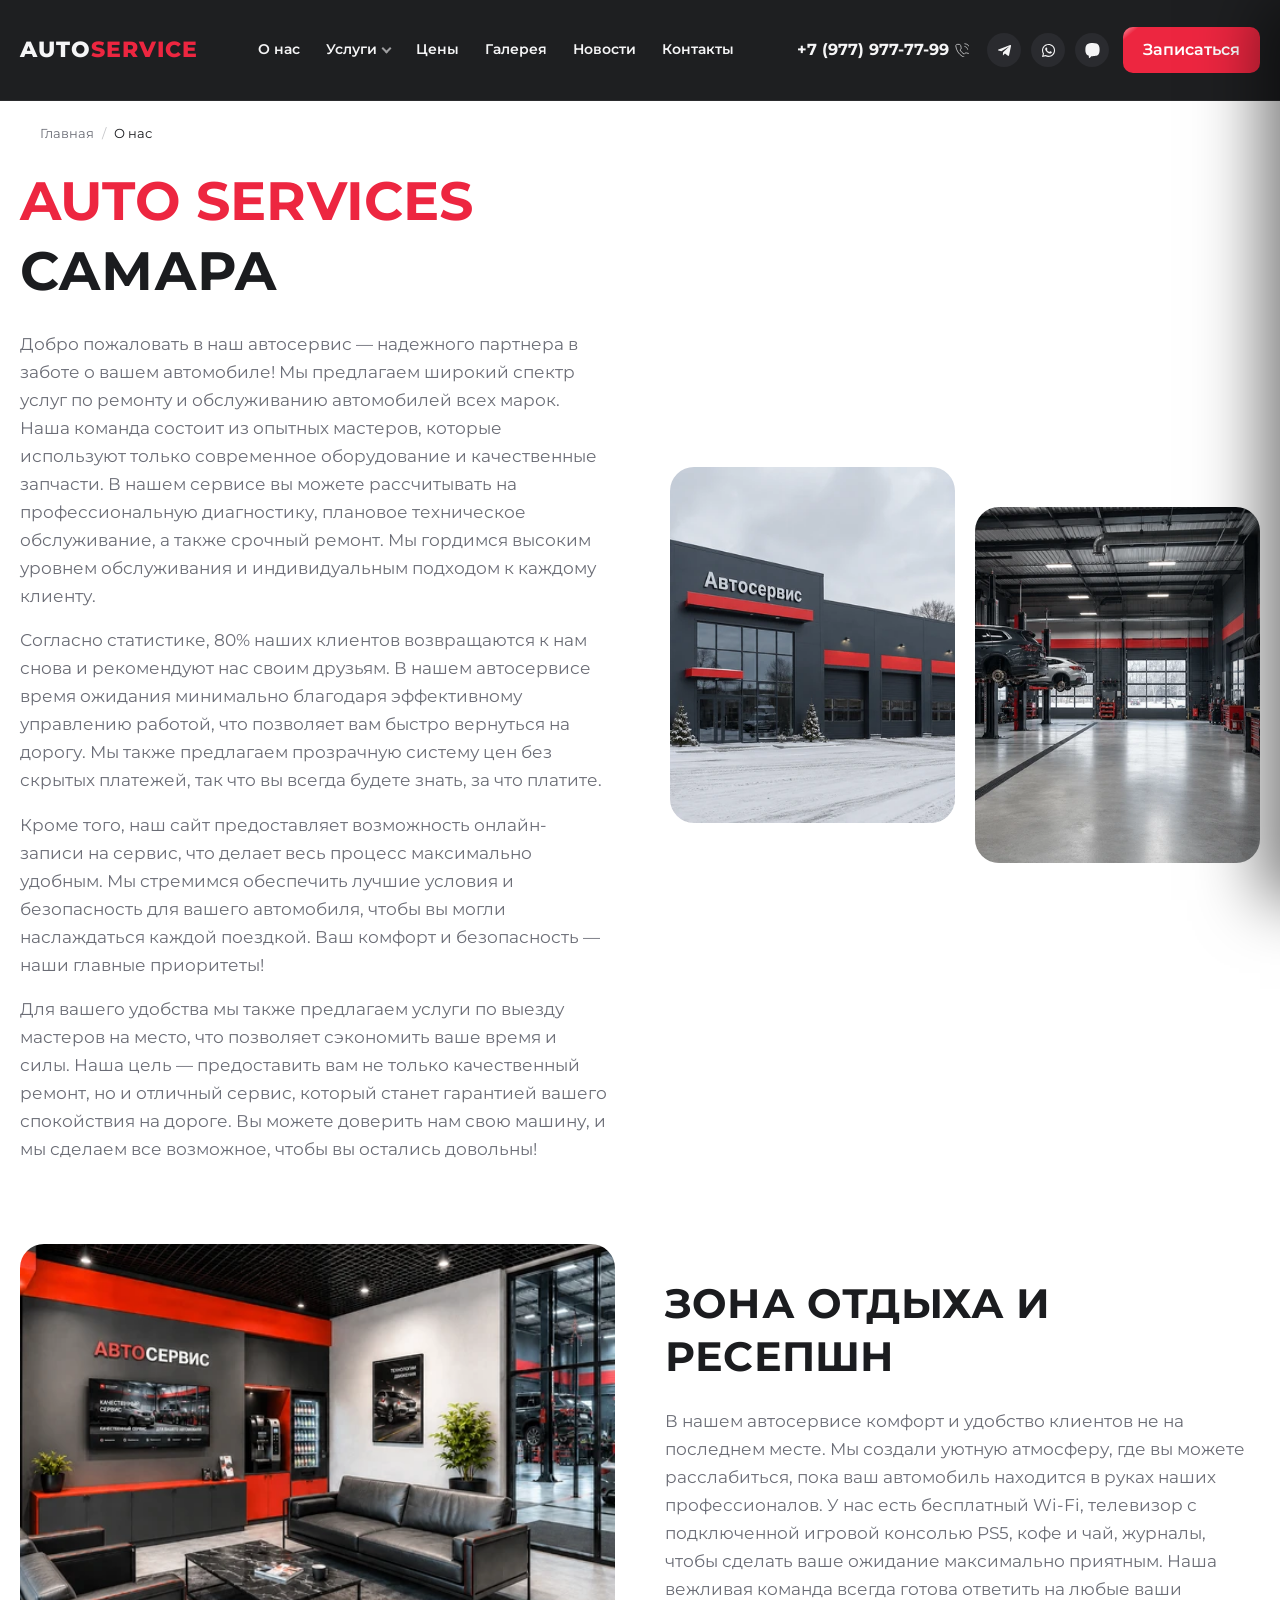
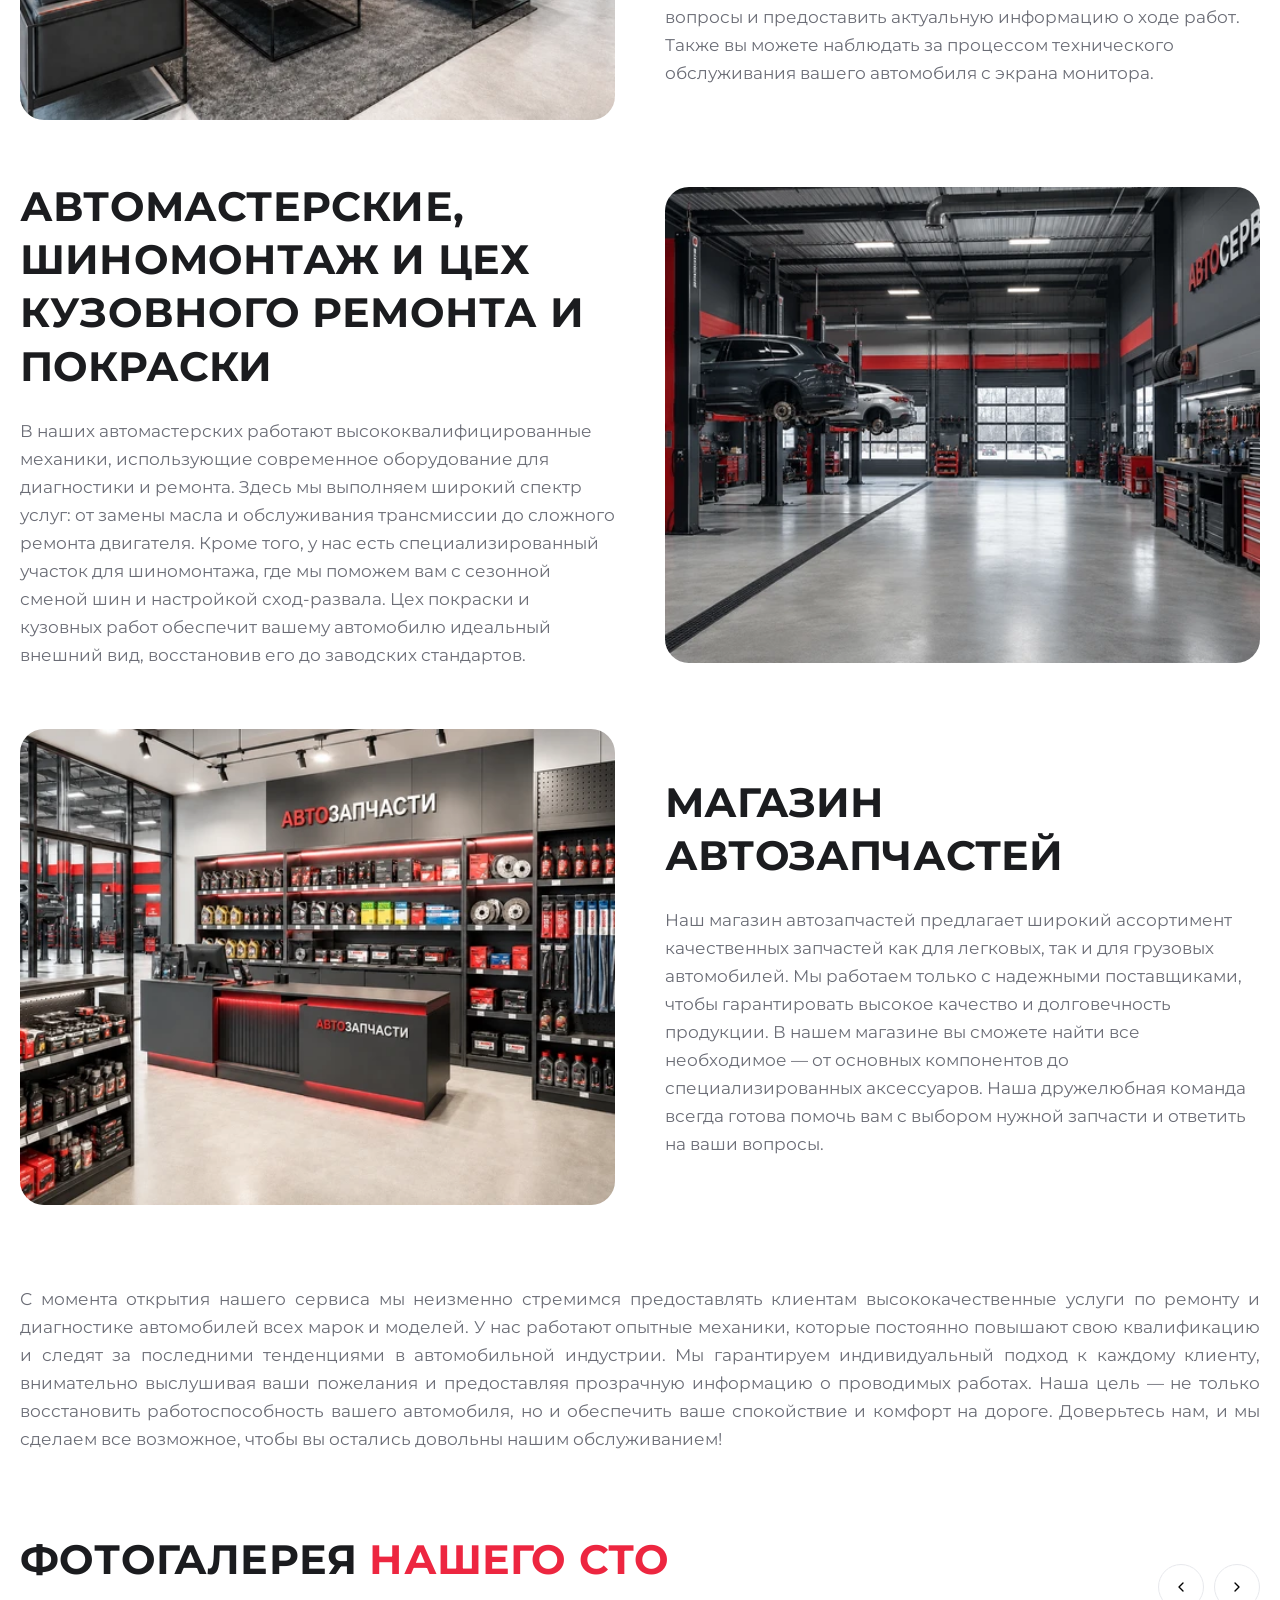
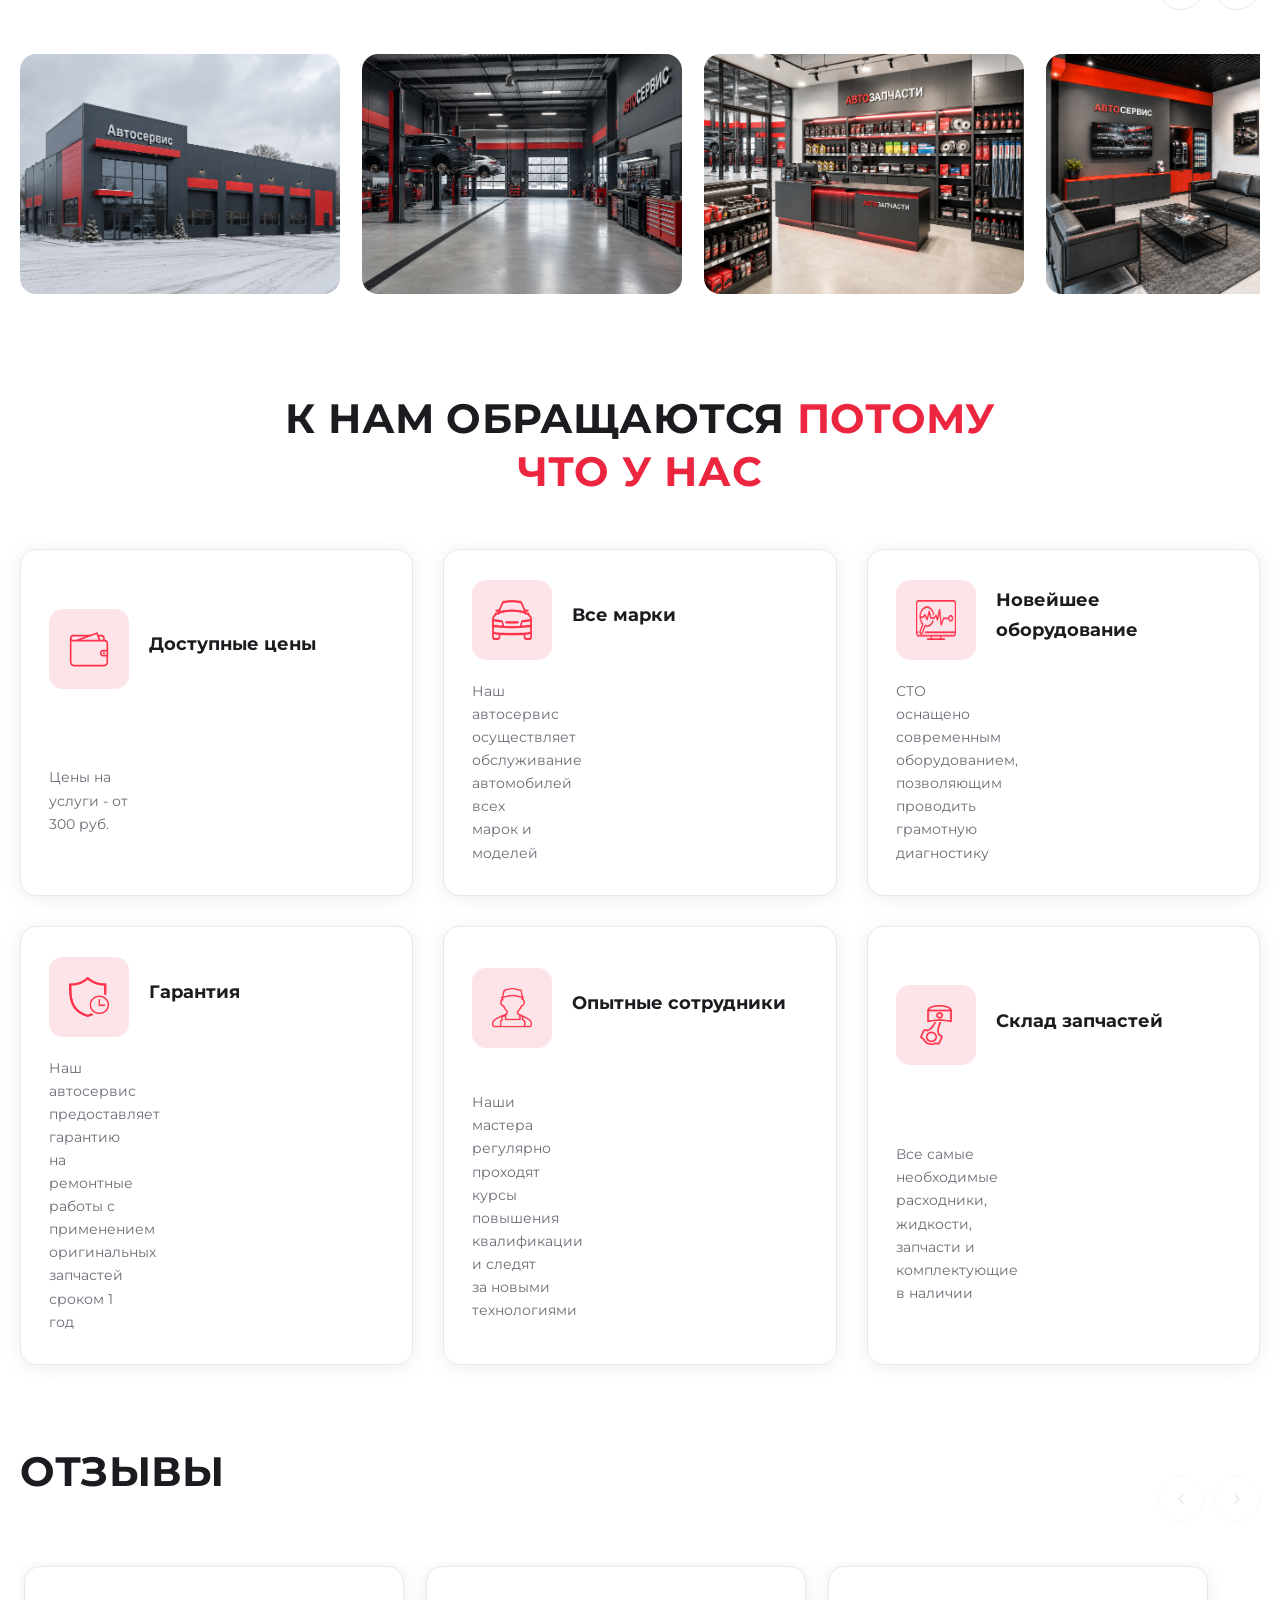
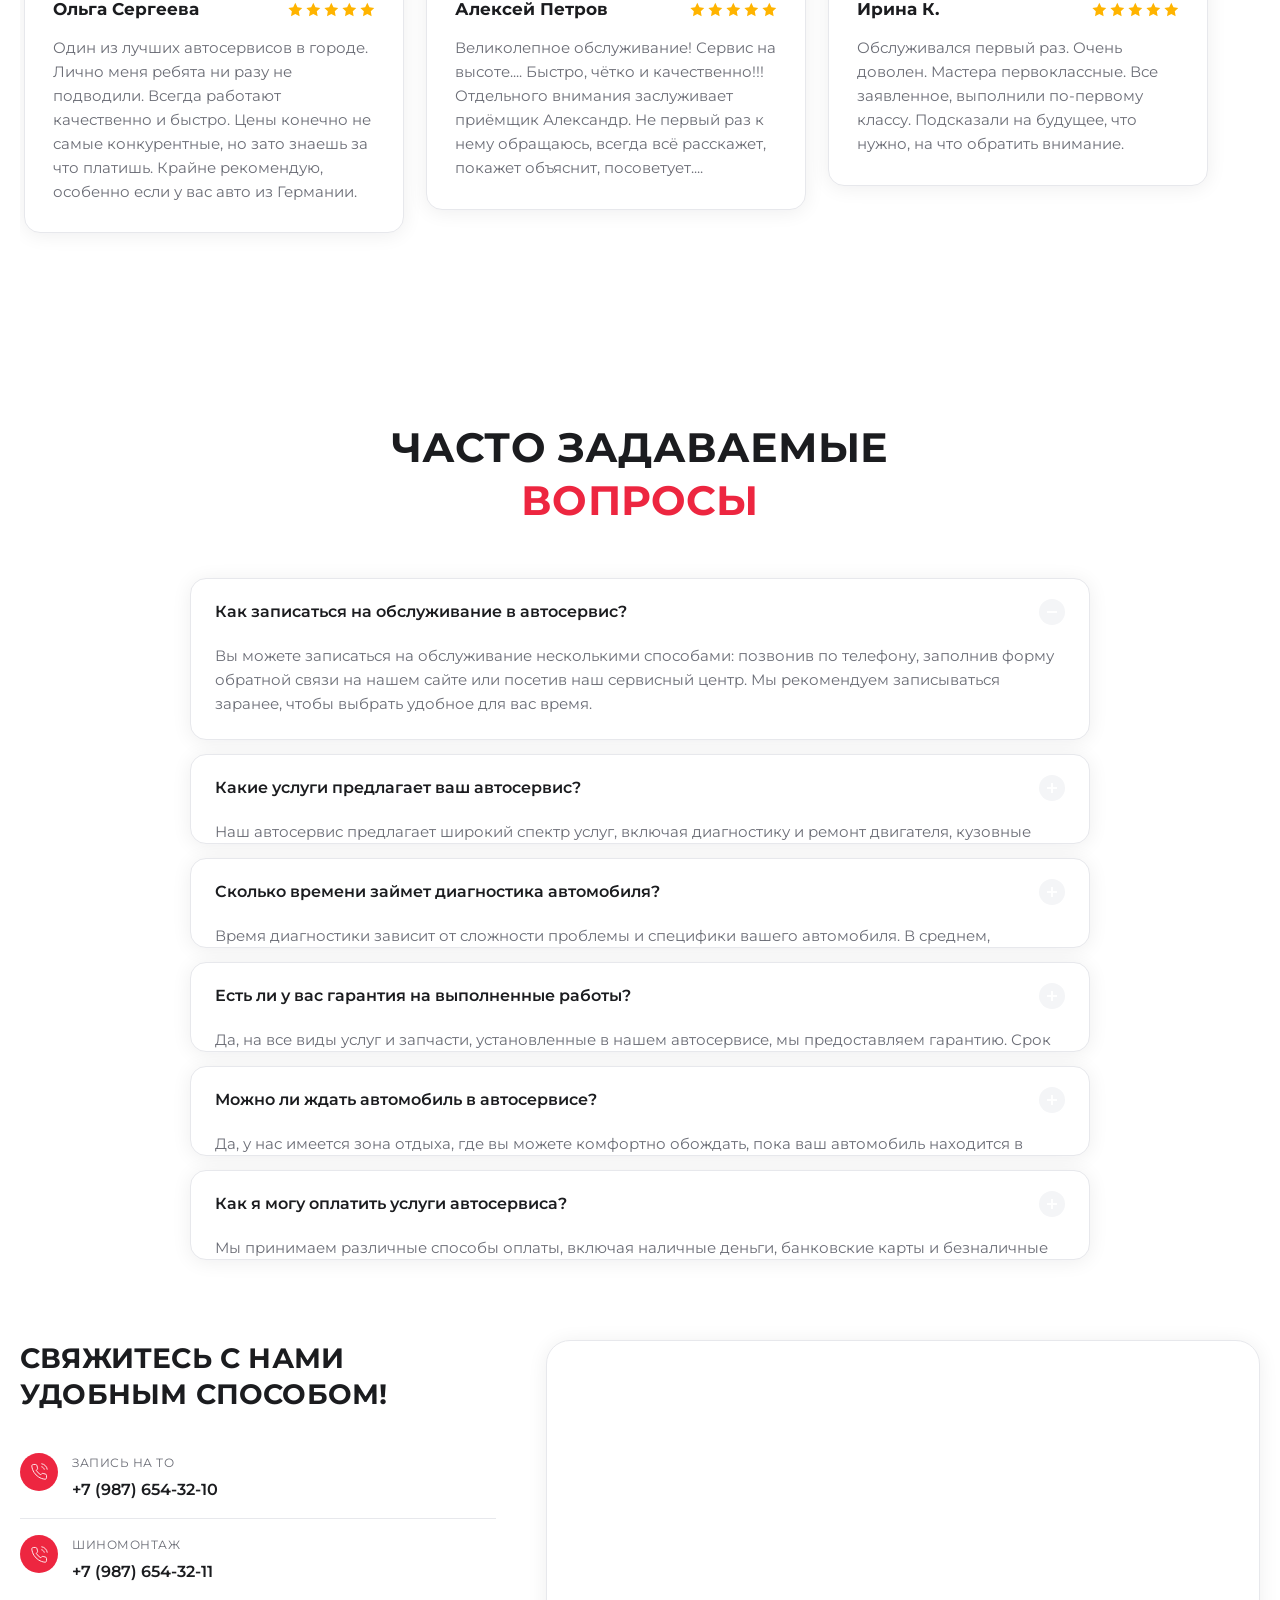
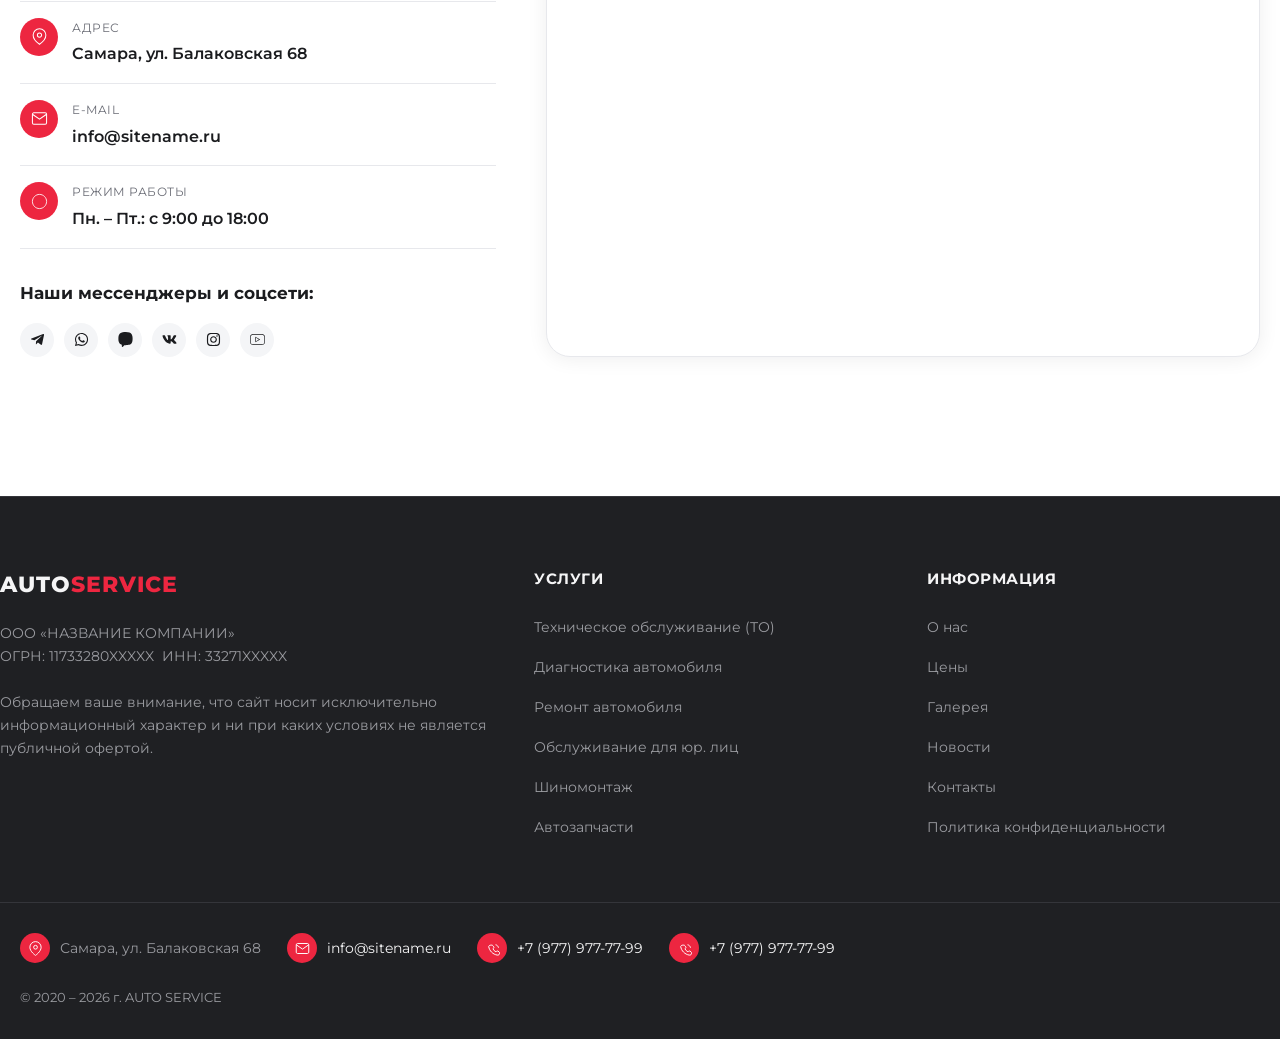
<file: about.html>
<!doctype html>
<html lang="ru">
<head>
<meta charset="utf-8">
<title>О нас — AUTO SERVICE</title>
<meta name="description" content="Автосервис AUTO SERVICE в Самаре — опытные мастера, современное оборудование, гарантия на работы.">
<meta name="viewport" content="width=device-width, initial-scale=1">
<meta http-equiv="X-UA-Compatible" content="IE=edge">
<meta name="theme-color" content="#17181a">
<link rel="shortcut icon" type="image/x-icon" href="img/favicon.ico">
<link rel="stylesheet" href="css/vendor/fancybox.css">
<link rel="stylesheet" href="css/style.css">
</head>
<body class="">

<div class="overlay"></div>
<nav class="mobile_menu">
  <ul>
    <li><a href="about.html">О нас</a></li>
    <li class="menu_sub">
		<a href="uslugi.html">Услуги<span class="submenu_toggle"></span></a>
		<ul>
			<li class="menu_sub">
				<a href="uslugi-diagnostika.html">Техническое обслуживание (ТО)<span class="submenu_toggle"></span></a>
				<ul>
					<li><a href="uslugi-diagnostika-diagnostika-xodovoj-chasti.html">Замена масла в двигателе и фильтров</a></li>
					<li><a href="uslugi-diagnostika-diagnostika-xodovoj-chasti.html">Обслуживание АКПП, МКПП, DSG, вариаторов (замена масла)</a></li>
					<li><a href="uslugi-diagnostika-diagnostika-xodovoj-chasti.html">Замена ремня и цепей ГРМ</a></li>
					<li><a href="uslugi-diagnostika-diagnostika-xodovoj-chasti.html">Замена технических жидкостей (антифриз, тормозная, ГУР)</a></li>
					<li><a href="uslugi-diagnostika-diagnostika-xodovoj-chasti.html">Замена свечей зажигания</a></li>
					<li><a href="uslugi-diagnostika-diagnostika-xodovoj-chasti.html">Обслуживание кондиционера</a></li>
					<li><a href="uslugi-diagnostika-diagnostika-xodovoj-chasti.html">Промывка инжектора и топливной системы</a></li>
					<li><a href="uslugi-diagnostika-diagnostika-xodovoj-chasti.html">Промывка радиаторов (охлаждения, ГУР)</a></li>
					<li><a href="uslugi-diagnostika-diagnostika-xodovoj-chasti.html">Обслуживание тормозной системы (замена колодок)</a></li>
					<li><a href="uslugi-diagnostika-diagnostika-xodovoj-chasti.html">Послегарантийное комплексное ТО</a></li>
				</ul>
			</li>			
			<li class="menu_sub">
				<a href="uslugi-diagnostika.html">Диагностика автомобиля<span class="submenu_toggle"></span></a>
				<ul>
					<li><a href="uslugi-diagnostika-diagnostika-xodovoj-chasti.html">Комплексная диагностика</a></li>
					<li><a href="uslugi-diagnostika-diagnostika-xodovoj-chasti.html">Компьютерная диагностика</a></li>
					<li><a href="uslugi-diagnostika-diagnostika-xodovoj-chasti.html">Диагностика двигателя и электрооборудования</a></li>
					<li><a href="uslugi-diagnostika-diagnostika-xodovoj-chasti.html">Диагностика АКПП, МКПП, DSG, вариаторов</a></li>
					<li><a href="uslugi-diagnostika-diagnostika-xodovoj-chasti.html">Диагностика ходовой части и подвески</a></li>
					<li><a href="uslugi-diagnostika-diagnostika-xodovoj-chasti.html">Диагностика рулевого управления</a></li>
					<li><a href="uslugi-diagnostika-diagnostika-xodovoj-chasti.html">Диагностика тормозной системы</a></li>
					<li><a href="uslugi-diagnostika-diagnostika-xodovoj-chasti.html">Диагностика системы охлаждения</a></li>
					<li><a href="uslugi-diagnostika-diagnostika-xodovoj-chasti.html">Диагностика кондиционера</a></li>	
				</ul>
			</li>
			<li class="menu_sub">
				<a href="uslugi-diagnostika.html">Ремонт автомобиля<span class="submenu_toggle"></span></a>
				<ul>
					<li><a href="uslugi-diagnostika-diagnostika-xodovoj-chasti.html">Ремонт бензиновых и дизельных двигателей</a></li>
					<li><a href="uslugi-diagnostika-diagnostika-xodovoj-chasti.html">Ремонт АКПП, МКПП, DSG, вариаторов / Замена сцепления</a></li>
					<li><a href="uslugi-diagnostika-diagnostika-xodovoj-chasti.html">Ремонт подвески (замена сайлентблоков, рычагов, опор)</a></li>
					<li><a href="uslugi-diagnostika-diagnostika-xodovoj-chasti.html">Ремонт рулевой рейки</a></li>
					<li><a href="uslugi-diagnostika-diagnostika-xodovoj-chasti.html">Сход-развал колес</a></li>
					<li><a href="uslugi-diagnostika-diagnostika-xodovoj-chasti.html">Ремонт тормозной системы</a></li>
					<li><a href="uslugi-diagnostika-diagnostika-xodovoj-chasti.html">Замена тормозных дисков</a></li>
					<li><a href="uslugi-diagnostika-diagnostika-xodovoj-chasti.html">Ремонт выхлопной системы</a></li>
					<li><a href="uslugi-diagnostika-diagnostika-xodovoj-chasti.html">Ремонт системы охлаждения</a></li>
					<li><a href="uslugi-diagnostika-diagnostika-xodovoj-chasti.html">Ремонт топливной системы</a></li>
					<li><a href="uslugi-diagnostika-diagnostika-xodovoj-chasti.html">Ремонт автоэлектрики</a></li>
				</ul>
			</li>
			<li><a href="uslugi-diagnostika.html">Обслуживание для юр. лиц</a></li>
			<li><a href="uslugi-diagnostika.html">Шиномонтаж</a></li>
			<li><a href="uslugi-diagnostika.html">Автозапчасти</a></li>
		</ul>
    </li>
    <li><a href="/">Цены</a></li>
    <li><a href="/">Галерея</a></li>
    <li><a href="news.html">Новости</a></li>
    <li><a href="kontaktyi.html">Контакты</a></li>
  </ul>
  <div class="mobile_menu_phone">
    <div class="phone_line"><a href="tel:+79779777799" style="font-weight:700;font-size:17px;">+7 (977) 977-77-99</a></div>
    <div class="phone_line"><a href="tel:+79779777799" style="font-weight:700;font-size:17px;">+7 (977) 977-77-99</a></div>
    <div style="margin-top:14px;"><a href="#section_forma" class="btn anim_link full_width" data-modal="#section_forma" data-modal-title="Заказать звонок">Заказать звонок</a></div>
  </div>
  <ul class="soc_nav mobile_menu_social">
    <li><a href="/" target="_blank" rel="noopener"><svg width="15" height="15" viewBox="0 0 448 512" fill="currentColor"><path d="M446.7 98.6l-67.6 318.8c-5.1 22.5-18.4 28.1-37.3 17.5l-103-75.9-49.7 47.8c-5.5 5.5-10.1 10.1-20.7 10.1l7.4-104.9 190.9-172.5c8.3-7.4-1.8-11.5-12.9-4.1L117.8 284 16.2 252.2c-22.1-6.9-22.5-22.1 4.6-32.7L418.2 66.4c18.4-6.9 34.5 4.1 28.5 32.2z"/></svg></a></li>
    <li><a href="https://vk.com/" target="_blank" rel="noopener"><svg width="15" height="13.3" viewBox="0 0 576 512" fill="currentColor"><path d="M545 117.7c3.7-12.5 0-21.7-17.8-21.7h-58.9c-15 0-21.9 7.9-25.6 16.7 0 0-30 73.1-72.4 120.5-13.7 13.7-20 18.1-27.5 18.1-3.7 0-9.4-4.4-9.4-16.9V117.7c0-15-4.2-21.7-16.6-21.7h-92.6c-9.4 0-15 7-15 13.5 0 14.2 21.2 17.5 23.4 57.5v86.8c0 19-3.4 22.5-10.9 22.5-20 0-68.6-73.4-97.4-157.4-5.8-16.3-11.5-22.9-26.6-22.9H38.8c-16.8 0-20.2 7.9-20.2 16.7 0 15.6 20 93.1 93.1 195.5C160.4 378.1 229 416 291.4 416c37.5 0 42.1-8.4 42.1-22.9 0-66.8-3.4-73.1 15.4-73.1 8.7 0 23.7 4.4 58.7 38.1 40 40 46.6 57.9 69 57.9h58.9c16.8 0 25.3-8.4 20.4-25-11.2-34.9-86.9-106.7-90.3-111.5-8.7-11.2-6.2-16.2 0-26.2.1-.1 72-101.3 79.4-135.6z"/></svg></a></li>
    <li><a href="https://www.instagram.com/" target="_blank" rel="noopener"><svg width="15" height="17.1" viewBox="0 0 448 512" fill="currentColor"><path d="M224.1 141c-63.6 0-114.9 51.3-114.9 114.9s51.3 114.9 114.9 114.9S339 319.5 339 255.9 287.7 141 224.1 141zm0 189.6c-41.1 0-74.7-33.5-74.7-74.7s33.5-74.7 74.7-74.7 74.7 33.5 74.7 74.7-33.6 74.7-74.7 74.7zm146.4-194.3c0 14.9-12 26.8-26.8 26.8-14.9 0-26.8-12-26.8-26.8s12-26.8 26.8-26.8 26.8 12 26.8 26.8zm76.1 27.2c-1.7-35.9-9.9-67.7-36.2-93.9-26.2-26.2-58-34.4-93.9-36.2-37-2.1-147.9-2.1-184.9 0-35.8 1.7-67.6 9.9-93.9 36.1s-34.4 58-36.2 93.9c-2.1 37-2.1 147.9 0 184.9 1.7 35.9 9.9 67.7 36.2 93.9s58 34.4 93.9 36.2c37 2.1 147.9 2.1 184.9 0 35.9-1.7 67.7-9.9 93.9-36.2 26.2-26.2 34.4-58 36.2-93.9 2.1-37 2.1-147.8 0-184.8zM398.8 388c-7.8 19.6-22.9 34.7-42.6 42.6-29.5 11.7-99.5 9-132.1 9s-102.7 2.6-132.1-9c-19.6-7.8-34.7-22.9-42.6-42.6-11.7-29.5-9-99.5-9-132.1s-2.6-102.7 9-132.1c7.8-19.6 22.9-34.7 42.6-42.6 29.5-11.7 99.5-9 132.1-9s102.7-2.6 132.1 9c19.6 7.8 34.7 22.9 42.6 42.6 11.7 29.5 9 99.5 9 132.1s2.7 102.7-9 132.1z"/></svg></a></li>
  </ul>
</nav>
<div id="top_head">
<div class="head_top">
  <div class="wrapper head_top_line">
    <a href="/" class="logo">AUTO<span>SERVICE</span></a>
    <nav class="top_menu">
      <ul>
        <li><a href="about.html">О нас</a></li>
        <li class="menu_sub">
			<a href="uslugi.html">Услуги</a>
			<div class="nav_dropdown dop_razdel_manu">
				<div>
					<div class="nav_dropdown_name_razdela"><a href="uslugi-diagnostika.html" style="color:inherit">Техническое обслуживание (ТО)</a></div>
					<a href="uslugi-diagnostika-diagnostika-xodovoj-chasti.html">Замена масла в двигателе и фильтров</a>
					<a href="uslugi-diagnostika-diagnostika-xodovoj-chasti.html">Обслуживание АКПП, МКПП, DSG, вариаторов (замена масла)</a>
					<a href="uslugi-diagnostika-diagnostika-xodovoj-chasti.html">Замена ремня и цепей ГРМ</a>
					<a href="uslugi-diagnostika-diagnostika-xodovoj-chasti.html">Замена технических жидкостей (антифриз, тормозная, ГУР)</a>
					<a href="uslugi-diagnostika-diagnostika-xodovoj-chasti.html">Замена свечей зажигания</a>
					<a href="uslugi-diagnostika-diagnostika-xodovoj-chasti.html">Обслуживание кондиционера</a>
					<a href="uslugi-diagnostika-diagnostika-xodovoj-chasti.html">Промывка инжектора и топливной системы</a>
					<a href="uslugi-diagnostika-diagnostika-xodovoj-chasti.html">Промывка радиаторов (охлаждения, ГУР)</a>
					<a href="uslugi-diagnostika-diagnostika-xodovoj-chasti.html">Обслуживание тормозной системы (замена колодок)</a>
					<a href="uslugi-diagnostika-diagnostika-xodovoj-chasti.html">Послегарантийное комплексное ТО</a>
				</div>
				<div>
					<div class="nav_dropdown_name_razdela"><a href="uslugi-diagnostika.html" style="color:inherit">Диагностика автомобиля</a></div>
					<a href="uslugi-diagnostika-diagnostika-xodovoj-chasti.html">Комплексная диагностика</a>
					<a href="uslugi-diagnostika-diagnostika-xodovoj-chasti.html">Компьютерная диагностика</a>
					<a href="uslugi-diagnostika-diagnostika-xodovoj-chasti.html">Диагностика двигателя и электрооборудования</a>
					<a href="uslugi-diagnostika-diagnostika-xodovoj-chasti.html">Диагностика АКПП, МКПП, DSG, вариаторов</a>
					<a href="uslugi-diagnostika-diagnostika-xodovoj-chasti.html">Диагностика ходовой части и подвески</a>
					<a href="uslugi-diagnostika-diagnostika-xodovoj-chasti.html">Диагностика рулевого управления</a>
					<a href="uslugi-diagnostika-diagnostika-xodovoj-chasti.html">Диагностика тормозной системы</a>
					<a href="uslugi-diagnostika-diagnostika-xodovoj-chasti.html">Диагностика системы охлаждения</a>
					<a href="uslugi-diagnostika-diagnostika-xodovoj-chasti.html">Диагностика кондиционера</a>
				</div>
				<div>
					<div class="nav_dropdown_name_razdela"><a href="uslugi-diagnostika.html" style="color:inherit">Ремонт автомобиля</a></div>
					<a href="uslugi-diagnostika-diagnostika-xodovoj-chasti.html">Ремонт бензиновых и дизельных двигателей</a>
					<a href="uslugi-diagnostika-diagnostika-xodovoj-chasti.html">Ремонт АКПП, МКПП, DSG, вариаторов / Замена сцепления</a>
					<a href="uslugi-diagnostika-diagnostika-xodovoj-chasti.html">Ремонт подвески (замена сайлентблоков, рычагов, опор)</a>
					<a href="uslugi-diagnostika-diagnostika-xodovoj-chasti.html">Ремонт рулевой рейки</a>
					<a href="uslugi-diagnostika-diagnostika-xodovoj-chasti.html">Сход-развал колес</a>
					<a href="uslugi-diagnostika-diagnostika-xodovoj-chasti.html">Ремонт тормозной системы</a>
					<a href="uslugi-diagnostika-diagnostika-xodovoj-chasti.html">Замена тормозных дисков</a>
					<a href="uslugi-diagnostika-diagnostika-xodovoj-chasti.html">Ремонт выхлопной системы</a>
					<a href="uslugi-diagnostika-diagnostika-xodovoj-chasti.html">Ремонт системы охлаждения</a>
					<a href="uslugi-diagnostika-diagnostika-xodovoj-chasti.html">Ремонт топливной системы</a>
					<a href="uslugi-diagnostika-diagnostika-xodovoj-chasti.html">Ремонт автоэлектрики</a>
				</div>
				<div>
					<div class="nav_dropdown_name_razdela"><a href="uslugi-diagnostika.html" style="color:inherit">Обслуживание для юр. лиц</a></div>
				</div>
				<div>
					<div class="nav_dropdown_name_razdela"><a href="uslugi-diagnostika.html" style="color:inherit">Шиномонтаж</a></div>
				</div>
				<div>
					<div class="nav_dropdown_name_razdela"><a href="uslugi-diagnostika.html" style="color:inherit">Автозапчасти</a></div>
				</div>
			</div>
        </li>
        <li><a href="/">Цены</a></li>
        <li><a href="/">Галерея</a></li>
        <li><a href="news.html">Новости</a></li>
        <li><a href="kontaktyi.html">Контакты</a></li>
      </ul>
    </nav>

    <div class="head_top_block">
      <div class="head_top_phone_block hidden_xs">
        <span class="head_top_phone_btn">
          +7 (977) 977-77-99
          <svg viewBox="0 0 20 20" fill="none" xmlns="http://www.w3.org/2000/svg"><path d="M14.05 5C15.0267 5.19057 15.9244 5.66826 16.6281 6.37194C17.3317 7.07561 17.8094 7.97326 18 8.95M14.05 1C16.0793 1.22544 17.9716 2.13417 19.4162 3.57701C20.8609 5.01984 21.772 6.91101 22 8.94M21 16.92V19.92C21.0011 20.1985 20.9441 20.4742 20.8325 20.7293C20.7209 20.9845 20.5573 21.2136 20.3521 21.4019C20.1468 21.5901 19.9046 21.7335 19.6407 21.8227C19.3769 21.9119 19.0974 21.9451 18.82 21.92C15.7428 21.5856 12.787 20.5341 10.19 18.85C7.77382 17.3147 5.72533 15.2662 4.18999 12.85C2.49997 10.2412 1.44824 7.27099 1.11999 4.18C1.095 3.90347 1.12787 3.62476 1.21649 3.36162C1.30512 3.09849 1.44756 2.85669 1.63476 2.65162C1.82196 2.44655 2.0498 2.28271 2.30379 2.17052C2.55777 2.05833 2.83233 2.00026 3.10999 2H6.10999C6.5953 1.99522 7.06579 2.16708 7.43376 2.48353C7.80173 2.79999 8.04207 3.23945 8.10999 3.72C8.23662 4.68007 8.47144 5.62273 8.80999 6.53C8.94454 6.88792 8.97366 7.27691 8.8939 7.65088C8.81415 8.02485 8.62886 8.36811 8.35999 8.64L7.08999 9.91C8.51355 12.4135 10.5864 14.4864 13.09 15.91L14.36 14.64C14.6319 14.3711 14.9751 14.1858 15.3491 14.1061C15.7231 14.0263 16.1121 14.0555 16.47 14.19C17.3773 14.5286 18.3199 14.7634 19.28 14.89C19.7658 14.9585 20.2094 15.2032 20.5265 15.5775C20.8437 15.9518 21.0122 16.4296 21 16.92Z" stroke="currentColor" stroke-width="1.4" stroke-linecap="round" stroke-linejoin="round" fill="none"/></svg>
        </span>
        <div class="head_top_phone_panel">
          <div class="phone_line">
            <a href="tel:+79779777799">+7 (977) 977-77-99</a>
            <div class="desc">Запись на ТО</div>
          </div>
          <div class="phone_line">
            <a href="tel:+79779777799">+7 (977) 977-77-99</a>
            <div class="desc">Шиномонтаж</div>
          </div>
          <a href="#section_forma" class="btn anim_link full_width" data-modal="#section_forma" data-modal-title="Заказать звонок">Заказать звонок</a>
          <div class="contact_li"><span class="contact_li_name">E-mail</span><a href="mailto:info@sitename.ru">info@sitename.ru</a></div>
          <div class="contact_li"><span class="contact_li_name">Адрес</span>Самара, ул. Балаковская 68</div>
          <div class="contact_li"><span class="contact_li_name">Режим работы</span>Пн. – Пт.: с 9:00 до 18:00</div>
          <ul class="soc_nav">
            <li><a href="/" target="_blank" rel="noopener" aria-label="telegram"><svg width="15" height="15" viewBox="0 0 448 512" fill="currentColor"><path d="M446.7 98.6l-67.6 318.8c-5.1 22.5-18.4 28.1-37.3 17.5l-103-75.9-49.7 47.8c-5.5 5.5-10.1 10.1-20.7 10.1l7.4-104.9 190.9-172.5c8.3-7.4-1.8-11.5-12.9-4.1L117.8 284 16.2 252.2c-22.1-6.9-22.5-22.1 4.6-32.7L418.2 66.4c18.4-6.9 34.5 4.1 28.5 32.2z"/></svg></a></li>
            <li><a href="https://vk.com/" target="_blank" rel="noopener" aria-label="vk"><svg width="15" height="13.3" viewBox="0 0 576 512" fill="currentColor"><path d="M545 117.7c3.7-12.5 0-21.7-17.8-21.7h-58.9c-15 0-21.9 7.9-25.6 16.7 0 0-30 73.1-72.4 120.5-13.7 13.7-20 18.1-27.5 18.1-3.7 0-9.4-4.4-9.4-16.9V117.7c0-15-4.2-21.7-16.6-21.7h-92.6c-9.4 0-15 7-15 13.5 0 14.2 21.2 17.5 23.4 57.5v86.8c0 19-3.4 22.5-10.9 22.5-20 0-68.6-73.4-97.4-157.4-5.8-16.3-11.5-22.9-26.6-22.9H38.8c-16.8 0-20.2 7.9-20.2 16.7 0 15.6 20 93.1 93.1 195.5C160.4 378.1 229 416 291.4 416c37.5 0 42.1-8.4 42.1-22.9 0-66.8-3.4-73.1 15.4-73.1 8.7 0 23.7 4.4 58.7 38.1 40 40 46.6 57.9 69 57.9h58.9c16.8 0 25.3-8.4 20.4-25-11.2-34.9-86.9-106.7-90.3-111.5-8.7-11.2-6.2-16.2 0-26.2.1-.1 72-101.3 79.4-135.6z"/></svg></a></li>
            <li><a href="https://www.instagram.com/" target="_blank" rel="noopener" aria-label="instagram"><svg width="15" height="17.1" viewBox="0 0 448 512" fill="currentColor"><path d="M224.1 141c-63.6 0-114.9 51.3-114.9 114.9s51.3 114.9 114.9 114.9S339 319.5 339 255.9 287.7 141 224.1 141zm0 189.6c-41.1 0-74.7-33.5-74.7-74.7s33.5-74.7 74.7-74.7 74.7 33.5 74.7 74.7-33.6 74.7-74.7 74.7zm146.4-194.3c0 14.9-12 26.8-26.8 26.8-14.9 0-26.8-12-26.8-26.8s12-26.8 26.8-26.8 26.8 12 26.8 26.8zm76.1 27.2c-1.7-35.9-9.9-67.7-36.2-93.9-26.2-26.2-58-34.4-93.9-36.2-37-2.1-147.9-2.1-184.9 0-35.8 1.7-67.6 9.9-93.9 36.1s-34.4 58-36.2 93.9c-2.1 37-2.1 147.9 0 184.9 1.7 35.9 9.9 67.7 36.2 93.9s58 34.4 93.9 36.2c37 2.1 147.9 2.1 184.9 0 35.9-1.7 67.7-9.9 93.9-36.2 26.2-26.2 34.4-58 36.2-93.9 2.1-37 2.1-147.8 0-184.8zM398.8 388c-7.8 19.6-22.9 34.7-42.6 42.6-29.5 11.7-99.5 9-132.1 9s-102.7 2.6-132.1-9c-19.6-7.8-34.7-22.9-42.6-42.6-11.7-29.5-9-99.5-9-132.1s-2.6-102.7 9-132.1c7.8-19.6 22.9-34.7 42.6-42.6 29.5-11.7 99.5-9 132.1-9s102.7-2.6 132.1 9c19.6 7.8 34.7 22.9 42.6 42.6 11.7 29.5 9 99.5 9 132.1s2.7 102.7-9 132.1z"/></svg></a></li>
          </ul>
        </div>
      </div>

      <ul class="soc_nav hidden_xs">
        <li><a href="/" target="_blank" rel="noopener" aria-label="telegram"><svg width="15" height="15" viewBox="0 0 448 512" fill="currentColor"><path d="M446.7 98.6l-67.6 318.8c-5.1 22.5-18.4 28.1-37.3 17.5l-103-75.9-49.7 47.8c-5.5 5.5-10.1 10.1-20.7 10.1l7.4-104.9 190.9-172.5c8.3-7.4-1.8-11.5-12.9-4.1L117.8 284 16.2 252.2c-22.1-6.9-22.5-22.1 4.6-32.7L418.2 66.4c18.4-6.9 34.5 4.1 28.5 32.2z"/></svg></a></li>
        <li><a href="https://api.whatsapp.com/send?phone=" target="_blank" rel="noopener" aria-label="whatsapp"><svg width="15" height="15" viewBox="0 0 448 512" fill="currentColor"><path d="M380.9 97.1C339 55.1 283.2 32 223.9 32c-122.4 0-222 99.6-222 222 0 39.1 10.2 77.3 29.6 111L0 480l117.7-30.9c32.4 17.7 68.9 27 106.1 27h.1c122.3 0 224.1-99.6 224.1-222 0-59.3-25.2-115-67.1-157zm-157 341.6c-33.2 0-65.7-8.9-94-25.7l-6.7-4-69.8 18.3L72 359.2l-4.4-7c-18.5-29.4-28.2-63.3-28.2-98.2 0-101.7 82.8-184.5 184.6-184.5 49.3 0 95.6 19.2 130.4 54.1 34.8 34.9 56.2 81.2 56.1 130.5 0 101.8-84.9 184.6-186.6 184.6zm101.2-138.2c-5.5-2.8-32.8-16.2-37.9-18-5.1-1.9-8.8-2.8-12.5 2.8-3.7 5.6-14.3 18-17.6 21.8-3.2 3.7-6.5 4.2-12 1.4-32.6-16.3-54-29.1-75.5-66-5.7-9.8 5.7-9.1 16.3-30.3 1.8-3.7.9-6.9-.5-9.7-1.4-2.8-12.5-30.1-17.1-41.2-4.5-10.8-9.1-9.3-12.5-9.5-3.2-.2-6.9-.2-10.6-.2-3.7 0-9.7 1.4-14.8 6.9-5.1 5.6-19.4 19-19.4 46.3 0 27.3 19.9 53.7 22.6 57.4 2.8 3.7 39.1 59.7 94.8 83.8 35.2 15.2 49 16.5 66.6 13.9 10.7-1.6 32.8-13.4 37.4-26.4 4.6-13 4.6-24.1 3.2-26.4-1.3-2.5-5-3.9-10.5-6.6z"/></svg></a></li>
        <li><a href="viber://chat?number=" target="_blank" rel="noopener" aria-label="viber"><svg width="15" height="15" viewBox="0 0 512 512" fill="currentColor"><path d="M444 49.9C431.3 38.2 379.9.9 265.3.4c0 0-135.1-8.1-200.9 52.3C27.8 89.3 14.9 143 13.5 209.5c-1.4 66.5-3.1 191.1 117 224.9h.1l-.1 51.6s-.8 20.9 13 25.1c16.6 5.2 26.4-10.7 42.3-27.8 8.7-9.4 20.7-23.2 29.8-33.7 82.2 6.9 145.3-8.9 152.5-11.2 16.6-5.4 110.5-17.4 125.7-142 15.8-128.6-7.6-209.8-49.8-246.5z"/></svg></a></li>
      </ul>

      <button class="btn anim_link hidden_xs" data-modal="#section_forma" data-modal-title="Записаться на СТО">Записаться</span>

      <button class="burger" aria-label="Меню"><span></span></span>
    </div>
  </div>
</div>
<div class="head_top_spacer"></div></div>

<main>
<div class="wrapper"><div class="wrapper">
  <nav class="breadcrumbs" aria-label="breadcrumb">
    <a href="index.html">Главная</a>
      <span class="sep">/</span>
<span class="current">О нас</span>
  </nav>
</div>
</div>

<div class="section pt0" id="section_company">
  <div class="wrapper">
    <div class="company_block">
      <div data-reveal="left">
        <h1><span class="theme_color">AUTO SERVICES</span> Самара</h1>
        <p>Добро пожаловать в наш автосервис — надежного партнера в заботе о вашем автомобиле! Мы предлагаем широкий спектр услуг по ремонту и обслуживанию автомобилей всех марок. Наша команда состоит из опытных мастеров, которые используют только современное оборудование и качественные запчасти. В нашем сервисе вы можете рассчитывать на профессиональную диагностику, плановое техническое обслуживание, а также срочный ремонт. Мы гордимся высоким уровнем обслуживания и индивидуальным подходом к каждому клиенту.</p><p>Согласно статистике, 80% наших клиентов возвращаются к нам снова и рекомендуют нас своим друзьям. В нашем автосервисе время ожидания минимально благодаря эффективному управлению работой, что позволяет вам быстро вернуться на дорогу. Мы также предлагаем прозрачную систему цен без скрытых платежей, так что вы всегда будете знать, за что платите.</p><p>Кроме того, наш сайт предоставляет возможность онлайн-записи на сервис, что делает весь процесс максимально удобным. Мы стремимся обеспечить лучшие условия и безопасность для вашего автомобиля, чтобы вы могли наслаждаться каждой поездкой. Ваш комфорт и безопасность — наши главные приоритеты!</p><p>Для вашего удобства мы также предлагаем услуги по выезду мастеров на место, что позволяет сэкономить ваше время и силы. Наша цель — предоставить вам не только качественный ремонт, но и отличный сервис, который станет гарантией вашего спокойствия на дороге. Вы можете доверить нам свою машину, и мы сделаем все возможное, чтобы вы остались довольны!</p>
      </div>
      <div class="company_img" data-reveal="right">
        <img class="img1" src="img/c5cf43bf-f434-4cf3-97ea-f0a60b3f8b67_520x470_799.webp" alt="Автосервис изнутри">
        <img class="img2" src="img/89d6a08b-140f-4edd-8799-de018ed88d60.webp" alt="Автосервис изнутри">
      </div>
    </div>
  </div>
</div>


<div class="section content_blocks_section pt0">
  <div class="wrapper">
    <div class="content_blocks">
      <div class="content_block_row" data-reveal>
        <div class="content_block_img"><img src="img/032e1914-9431-438d-98e0-b658488d30af_520x420_9c3.webp" alt="Зона отдыха и ресепшн" loading="lazy"></div>
        <div>
          <h2>Зона отдыха и ресепшн</h2>
          <p>В нашем автосервисе комфорт и удобство клиентов не на последнем месте. Мы создали уютную атмосферу, где вы можете расслабиться, пока ваш автомобиль находится в руках наших профессионалов. У нас есть бесплатный Wi-Fi, телевизор с подключенной игровой консолью PS5, кофе и чай, журналы, чтобы сделать ваше ожидание максимально приятным. Наша вежливая команда всегда готова ответить на любые ваши вопросы и предоставить актуальную информацию о ходе работ. Также вы можете наблюдать за процессом технического обслуживания вашего автомобиля с экрана монитора.</p>
        </div>
      </div>
      <div class="content_block_row" data-reveal>
        <div class="content_block_img"><img src="img/89d6a08b-140f-4edd-8799-de018ed88d60.webp" alt="Автомастерские, шиномонтаж и цех кузовного ремонта и покраски" loading="lazy"></div>
        <div>
          <h2>Автомастерские, шиномонтаж и цех кузовного ремонта и покраски</h2>
          <p>В наших автомастерских работают высококвалифицированные механики, использующие современное оборудование для диагностики и ремонта. Здесь мы выполняем широкий спектр услуг: от замены масла и обслуживания трансмиссии до сложного ремонта двигателя. Кроме того, у нас есть специализированный участок для шиномонтажа, где мы поможем вам с сезонной сменой шин и настройкой сход-развала. Цех покраски и кузовных работ обеспечит вашему автомобилю идеальный внешний вид, восстановив его до заводских стандартов.</p>
        </div>
      </div>
      <div class="content_block_row" data-reveal>
        <div class="content_block_img"><img src="img/201aa368-3c8e-4a8a-820d-db1cd0747710_520x420_9c3.webp" alt="Магазин автозапчастей" loading="lazy"></div>
        <div>
          <h2>Магазин автозапчастей</h2>
          <p>Наш магазин автозапчастей предлагает широкий ассортимент качественных запчастей как для легковых, так и для грузовых автомобилей. Мы работаем только с надежными поставщиками, чтобы гарантировать высокое качество и долговечность продукции. В нашем магазине вы сможете найти все необходимое — от основных компонентов до специализированных аксессуаров. Наша дружелюбная команда всегда готова помочь вам с выбором нужной запчасти и ответить на ваши вопросы.</p>
        </div>
      </div>
    </div>
  </div>
</div>

<div class="section pt0">
  <div class="wrapper">
    <div class="prose" data-reveal><p>С момента открытия нашего сервиса мы неизменно стремимся предоставлять клиентам высококачественные услуги по ремонту и диагностике автомобилей всех марок и моделей. У нас работают опытные механики, которые постоянно повышают свою квалификацию и следят за последними тенденциями в автомобильной индустрии. Мы гарантируем индивидуальный подход к каждому клиенту, внимательно выслушивая ваши пожелания и предоставляя прозрачную информацию о проводимых работах. Наша цель — не только восстановить работоспособность вашего автомобиля, но и обеспечить ваше спокойствие и комфорт на дороге. Доверьтесь нам, и мы сделаем все возможное, чтобы вы остались довольны нашим обслуживанием!</p></div>
  </div>
</div>

<div class="section pt0">
  <div class="wrapper">
    <div class="section_carousel" data-reveal>
      <h2 class="h2_them1">Фотогалерея <span>нашего СТО</span></h2>
      <div class="carousel_nav">
        <button type="button" data-carousel-prev aria-label="Назад"><svg width="16" height="16" viewBox="0 0 24 24" fill="none"><path d="M15 6l-6 6 6 6" stroke="currentColor" stroke-width="2" fill="none" stroke-linecap="round" stroke-linejoin="round"/></svg></span>
        <button type="button" data-carousel-next aria-label="Вперёд"><svg width="16" height="16" viewBox="0 0 24 24" fill="none"><path d="M9 6l6 6-6 6" stroke="currentColor" stroke-width="2" fill="none" stroke-linecap="round" stroke-linejoin="round"/></svg></span>
      </div>
    </div>
    <div class="carousel_brand">
      <div class="carousel_gallery carousel_track" data-carousel-scroll>
        <a class="img_block" href="img/d2636a398377bf7f149314d2329ea160dc5eeae5.png" data-fancybox="sto-gallery">
          <img loading="lazy" src="img/d2636a398377bf7f149314d2329ea160dc5eeae5.png" alt="Фото СТО">
        </a>
        <a class="img_block" href="img/6ad13b78ff61ae4f2c216cf002e73f6791e35b91.png" data-fancybox="sto-gallery">
          <img loading="lazy" src="img/6ad13b78ff61ae4f2c216cf002e73f6791e35b91.png" alt="Фото СТО">
        </a>
        <a class="img_block" href="img/62b8c034b0c130ae149fbe9943f7b0932d3bd3d6.png" data-fancybox="sto-gallery">
          <img loading="lazy" src="img/62b8c034b0c130ae149fbe9943f7b0932d3bd3d6.png" alt="Фото СТО">
        </a>
        <a class="img_block" href="img/85a5b295099eec2e76f0e9320094538c02919cf5.png" data-fancybox="sto-gallery">
          <img loading="lazy" src="img/85a5b295099eec2e76f0e9320094538c02919cf5.png" alt="Фото СТО">
        </a>
        <a class="img_block" href="img/5f5cf08f4e8e3f227890d18f713ace9dffb4392a.png" data-fancybox="sto-gallery">
          <img loading="lazy" src="img/5f5cf08f4e8e3f227890d18f713ace9dffb4392a.png" alt="Фото СТО">
        </a>
        <a class="img_block" href="img/da160b78813deb75a5c942536ee94632870ab130.jpg" data-fancybox="sto-gallery">
          <img loading="lazy" src="img/da160b78813deb75a5c942536ee94632870ab130.jpg" alt="Фото СТО">
        </a>
        <a class="img_block" href="img/842fdd1dc0e8fd47be38b3a592ee801c74b7689b.png" data-fancybox="sto-gallery">
          <img loading="lazy" src="img/842fdd1dc0e8fd47be38b3a592ee801c74b7689b.png" alt="Фото СТО">
        </a>
        <a class="img_block" href="img/f42339bed63a5db8be4e703e0937ec5bec0acfaf.webp" data-fancybox="sto-gallery">
          <img loading="lazy" src="img/f42339bed63a5db8be4e703e0937ec5bec0acfaf.webp" alt="Фото СТО">
        </a>
        <a class="img_block" href="img/ad4405175a819e7ed8ba35afcd1ae1e5617817e5.png" data-fancybox="sto-gallery">
          <img loading="lazy" src="img/ad4405175a819e7ed8ba35afcd1ae1e5617817e5.png" alt="Фото СТО">
        </a>
        <a class="img_block" href="img/1a528fa9852e12b6c87ce0841eb01aac2cb94125.webp" data-fancybox="sto-gallery">
          <img loading="lazy" src="img/1a528fa9852e12b6c87ce0841eb01aac2cb94125.webp" alt="Фото СТО">
        </a>
        <a class="img_block" href="img/e3a3c1d66fe82191daf4c73dc6fdda6d7c6c82dc.jpeg" data-fancybox="sto-gallery">
          <img loading="lazy" src="img/e3a3c1d66fe82191daf4c73dc6fdda6d7c6c82dc.jpeg" alt="Фото СТО">
        </a>
        <a class="img_block" href="img/8fcb48241f17625adb71ffd0ad730f532e57eb42.jpeg" data-fancybox="sto-gallery">
          <img loading="lazy" src="img/8fcb48241f17625adb71ffd0ad730f532e57eb42.jpeg" alt="Фото СТО">
        </a>
      </div>
    </div>
  </div>
</div>

<div class="section pt0" id="section_preim">
  <div class="wrapper">
    <div class="section_head" data-reveal><h2>К нам обращаются <span>потому что у нас</span></h2></div>
    <div class="preim_grid" data-reveal-group>
      <div class="preim_item">
        <div class="ico"><img src="img/1.svg" alt=""></div>
        <div class="name">Доступные цены</div>
        <div class="desc">Цены на услуги - от 300 руб.</div>
      </div>
      <div class="preim_item">
        <div class="ico"><img src="img/2.png" alt=""></div>
        <div class="name">Все марки</div>
        <div class="desc">Наш автосервис осуществляет обслуживание автомобилей всех марок и моделей</div>
      </div>
      <div class="preim_item">
        <div class="ico"><img src="img/3.png" alt=""></div>
        <div class="name">Новейшее оборудование</div>
        <div class="desc">СТО оснащено современным оборудованием, позволяющим проводить грамотную диагностику</div>
      </div>
      <div class="preim_item">
        <div class="ico"><img src="img/4.png" alt=""></div>
        <div class="name">Гарантия</div>
        <div class="desc">Наш автосервис предоставляет гарантию на ремонтные работы с применением оригинальных запчастей сроком 1 год</div>
      </div>
      <div class="preim_item">
        <div class="ico"><img src="img/5.png" alt=""></div>
        <div class="name">Опытные сотрудники</div>
        <div class="desc">Наши мастера регулярно проходят курсы повышения квалификации и следят за новыми технологиями</div>
      </div>
      <div class="preim_item">
        <div class="ico"><img src="img/6.png" alt=""></div>
        <div class="name">Склад запчастей</div>
        <div class="desc">Все самые необходимые расходники, жидкости, запчасти и комплектующие в наличии</div>
      </div>
    </div>
  </div>
</div>

<div class="section pt0" id="section_otzivy">
  <div class="wrapper">
    <div class="section_carousel" data-reveal>
      <h2>Отзывы</h2>
      <div class="carousel_nav">
        <button type="button" data-carousel-prev aria-label="Назад"><svg width="16" height="16" viewBox="0 0 24 24" fill="none"><path d="M15 6l-6 6 6 6" stroke="currentColor" stroke-width="2" fill="none" stroke-linecap="round" stroke-linejoin="round"/></svg></span>
        <button type="button" data-carousel-next aria-label="Вперёд"><svg width="16" height="16" viewBox="0 0 24 24" fill="none"><path d="M9 6l6 6-6 6" stroke="currentColor" stroke-width="2" fill="none" stroke-linecap="round" stroke-linejoin="round"/></svg></span>
      </div>
    </div>
    <div class="carousel_brand">
      <div class="carousel_otzivy carousel_track" data-carousel-scroll>
        <div class="otzivy_item">
          <div class="head">
            <div class="name">Ольга Сергеева</div>
            <div class="stars"><svg class="icon" width="15" height="15" viewBox="0 0 17 16" fill="none"><path fill-rule="evenodd" clip-rule="evenodd" d="M8.2941 13.0091L3.41895 15.6085L4.35002 10.103L0.405942 6.20394L5.85652 5.4007L8.2941 0.391602L10.7317 5.4007L16.1822 6.20394L12.2382 10.103L13.1692 15.6085L8.2941 13.0091Z" fill="currentColor"/></svg><svg class="icon" width="15" height="15" viewBox="0 0 17 16" fill="none"><path fill-rule="evenodd" clip-rule="evenodd" d="M8.2941 13.0091L3.41895 15.6085L4.35002 10.103L0.405942 6.20394L5.85652 5.4007L8.2941 0.391602L10.7317 5.4007L16.1822 6.20394L12.2382 10.103L13.1692 15.6085L8.2941 13.0091Z" fill="currentColor"/></svg><svg class="icon" width="15" height="15" viewBox="0 0 17 16" fill="none"><path fill-rule="evenodd" clip-rule="evenodd" d="M8.2941 13.0091L3.41895 15.6085L4.35002 10.103L0.405942 6.20394L5.85652 5.4007L8.2941 0.391602L10.7317 5.4007L16.1822 6.20394L12.2382 10.103L13.1692 15.6085L8.2941 13.0091Z" fill="currentColor"/></svg><svg class="icon" width="15" height="15" viewBox="0 0 17 16" fill="none"><path fill-rule="evenodd" clip-rule="evenodd" d="M8.2941 13.0091L3.41895 15.6085L4.35002 10.103L0.405942 6.20394L5.85652 5.4007L8.2941 0.391602L10.7317 5.4007L16.1822 6.20394L12.2382 10.103L13.1692 15.6085L8.2941 13.0091Z" fill="currentColor"/></svg><svg class="icon" width="15" height="15" viewBox="0 0 17 16" fill="none"><path fill-rule="evenodd" clip-rule="evenodd" d="M8.2941 13.0091L3.41895 15.6085L4.35002 10.103L0.405942 6.20394L5.85652 5.4007L8.2941 0.391602L10.7317 5.4007L16.1822 6.20394L12.2382 10.103L13.1692 15.6085L8.2941 13.0091Z" fill="currentColor"/></svg></div>
          </div>
          <div class="body">Один из лучших автосервисов в городе. Лично меня ребята ни разу не подводили. Всегда работают качественно и быстро. Цены конечно не самые конкурентные, но зато знаешь за что платишь. Крайне рекомендую, особенно если у вас авто из Германии.</div>
        </div>
        <div class="otzivy_item">
          <div class="head">
            <div class="name">Алексей Петров</div>
            <div class="stars"><svg class="icon" width="15" height="15" viewBox="0 0 17 16" fill="none"><path fill-rule="evenodd" clip-rule="evenodd" d="M8.2941 13.0091L3.41895 15.6085L4.35002 10.103L0.405942 6.20394L5.85652 5.4007L8.2941 0.391602L10.7317 5.4007L16.1822 6.20394L12.2382 10.103L13.1692 15.6085L8.2941 13.0091Z" fill="currentColor"/></svg><svg class="icon" width="15" height="15" viewBox="0 0 17 16" fill="none"><path fill-rule="evenodd" clip-rule="evenodd" d="M8.2941 13.0091L3.41895 15.6085L4.35002 10.103L0.405942 6.20394L5.85652 5.4007L8.2941 0.391602L10.7317 5.4007L16.1822 6.20394L12.2382 10.103L13.1692 15.6085L8.2941 13.0091Z" fill="currentColor"/></svg><svg class="icon" width="15" height="15" viewBox="0 0 17 16" fill="none"><path fill-rule="evenodd" clip-rule="evenodd" d="M8.2941 13.0091L3.41895 15.6085L4.35002 10.103L0.405942 6.20394L5.85652 5.4007L8.2941 0.391602L10.7317 5.4007L16.1822 6.20394L12.2382 10.103L13.1692 15.6085L8.2941 13.0091Z" fill="currentColor"/></svg><svg class="icon" width="15" height="15" viewBox="0 0 17 16" fill="none"><path fill-rule="evenodd" clip-rule="evenodd" d="M8.2941 13.0091L3.41895 15.6085L4.35002 10.103L0.405942 6.20394L5.85652 5.4007L8.2941 0.391602L10.7317 5.4007L16.1822 6.20394L12.2382 10.103L13.1692 15.6085L8.2941 13.0091Z" fill="currentColor"/></svg><svg class="icon" width="15" height="15" viewBox="0 0 17 16" fill="none"><path fill-rule="evenodd" clip-rule="evenodd" d="M8.2941 13.0091L3.41895 15.6085L4.35002 10.103L0.405942 6.20394L5.85652 5.4007L8.2941 0.391602L10.7317 5.4007L16.1822 6.20394L12.2382 10.103L13.1692 15.6085L8.2941 13.0091Z" fill="currentColor"/></svg></div>
          </div>
          <div class="body">Великолепное обслуживание! Сервис на высоте.... Быстро, чётко и качественно!!! Отдельного внимания заслуживает приёмщик Александр. Не первый раз к нему обращаюсь, всегда всё расскажет, покажет объяснит, посоветует....</div>
        </div>
        <div class="otzivy_item">
          <div class="head">
            <div class="name">Ирина К.</div>
            <div class="stars"><svg class="icon" width="15" height="15" viewBox="0 0 17 16" fill="none"><path fill-rule="evenodd" clip-rule="evenodd" d="M8.2941 13.0091L3.41895 15.6085L4.35002 10.103L0.405942 6.20394L5.85652 5.4007L8.2941 0.391602L10.7317 5.4007L16.1822 6.20394L12.2382 10.103L13.1692 15.6085L8.2941 13.0091Z" fill="currentColor"/></svg><svg class="icon" width="15" height="15" viewBox="0 0 17 16" fill="none"><path fill-rule="evenodd" clip-rule="evenodd" d="M8.2941 13.0091L3.41895 15.6085L4.35002 10.103L0.405942 6.20394L5.85652 5.4007L8.2941 0.391602L10.7317 5.4007L16.1822 6.20394L12.2382 10.103L13.1692 15.6085L8.2941 13.0091Z" fill="currentColor"/></svg><svg class="icon" width="15" height="15" viewBox="0 0 17 16" fill="none"><path fill-rule="evenodd" clip-rule="evenodd" d="M8.2941 13.0091L3.41895 15.6085L4.35002 10.103L0.405942 6.20394L5.85652 5.4007L8.2941 0.391602L10.7317 5.4007L16.1822 6.20394L12.2382 10.103L13.1692 15.6085L8.2941 13.0091Z" fill="currentColor"/></svg><svg class="icon" width="15" height="15" viewBox="0 0 17 16" fill="none"><path fill-rule="evenodd" clip-rule="evenodd" d="M8.2941 13.0091L3.41895 15.6085L4.35002 10.103L0.405942 6.20394L5.85652 5.4007L8.2941 0.391602L10.7317 5.4007L16.1822 6.20394L12.2382 10.103L13.1692 15.6085L8.2941 13.0091Z" fill="currentColor"/></svg><svg class="icon" width="15" height="15" viewBox="0 0 17 16" fill="none"><path fill-rule="evenodd" clip-rule="evenodd" d="M8.2941 13.0091L3.41895 15.6085L4.35002 10.103L0.405942 6.20394L5.85652 5.4007L8.2941 0.391602L10.7317 5.4007L16.1822 6.20394L12.2382 10.103L13.1692 15.6085L8.2941 13.0091Z" fill="currentColor"/></svg></div>
          </div>
          <div class="body">Обслуживался первый раз. Очень доволен. Мастера первоклассные. Все заявленное, выполнили по-первому классу. Подсказали на будущее, что нужно, на что обратить внимание.</div>
        </div>
      </div>
    </div>
  </div>
</div>


<div class="preim_section section pb0">
  <div class="section pt0" id="section_faq">
  <div class="wrapper">
    <div class="section_head" data-reveal><h2>Часто задаваемые <span>вопросы</span></h2></div>
    <div class="accordion">
      <div class="accordion_item is_open">
        <div class="accordion_name"><span>Как записаться на обслуживание в автосервис?</span><span class="plus"></span></div>
        <div class="accordion_body"><div class="accordion_body_txt">Вы можете записаться на обслуживание несколькими способами: позвонив по телефону, заполнив форму обратной связи на нашем сайте или посетив наш сервисный центр. Мы рекомендуем записываться заранее, чтобы выбрать удобное для вас время.</div></div>
      </div>
      <div class="accordion_item">
        <div class="accordion_name"><span>Какие услуги предлагает ваш автосервис?</span><span class="plus"></span></div>
        <div class="accordion_body"><div class="accordion_body_txt">Наш автосервис предлагает широкий спектр услуг, включая диагностику и ремонт двигателя, кузовные работы, шиномонтаж, техническое обслуживание, замену масла, а также услуги по покраске автомобилей. Мы обеспечиваем полный спектр услуг для всех типов автомобилей.</div></div>
      </div>
      <div class="accordion_item">
        <div class="accordion_name"><span>Сколько времени займет диагностика автомобиля?</span><span class="plus"></span></div>
        <div class="accordion_body"><div class="accordion_body_txt">Время диагностики зависит от сложности проблемы и специфики вашего автомобиля. В среднем, стандартная диагностика занимает от 30 минут до 2 часов. Наши мастера всегда стараются провести диагностику как можно быстрее, сохраняя при этом высокое качество работы.</div></div>
      </div>
      <div class="accordion_item">
        <div class="accordion_name"><span>Есть ли у вас гарантия на выполненные работы?</span><span class="plus"></span></div>
        <div class="accordion_body"><div class="accordion_body_txt">Да, на все виды услуг и запчасти, установленные в нашем автосервисе, мы предоставляем гарантию. Срок гарантии зависит от типа услуги и используемых запчастей. Вы можете уточнить условия гарантии у нашего менеджера при записи на услугу.</div></div>
      </div>
      <div class="accordion_item">
        <div class="accordion_name"><span>Можно ли ждать автомобиль в автосервисе?</span><span class="plus"></span></div>
        <div class="accordion_body"><div class="accordion_body_txt">Да, у нас имеется зона отдыха, где вы можете комфортно обождать, пока ваш автомобиль находится в работе. Мы предоставляем бесплатный Wi-Fi, кофе и закуски, чтобы сделать ваше ожидание более приятным.</div></div>
      </div>
      <div class="accordion_item">
        <div class="accordion_name"><span>Как я могу оплатить услуги автосервиса?</span><span class="plus"></span></div>
        <div class="accordion_body"><div class="accordion_body_txt">Мы принимаем различные способы оплаты, включая наличные деньги, банковские карты и безналичные расчеты. Вы можете выбрать наиболее удобный для вас способ оплаты при завершении обслуживания.</div></div>
      </div>
    </div>
  </div>
</div>

  <div class="section pt0" id="section_karta">
  <div class="wrapper">
    <div class="phtel_grid">
      <div data-reveal="left">
        <h3>Свяжитесь с нами удобным способом!</h3>
        <div class="phtel_item">
          <span class="ico"><svg width="16" height="16" viewBox="0 0 23 23" fill="none"><path d="M14.05 5C15.0267 5.19057 15.9244 5.66826 16.6281 6.37194C17.3317 7.07561 17.8094 7.97326 18 8.95M14.05 1C16.0793 1.22544 17.9716 2.13417 19.4162 3.57701C20.8609 5.01984 21.772 6.91101 22 8.94M21 16.92V19.92C21.0011 20.1985 20.9441 20.4742 20.8325 20.7293C20.7209 20.9845 20.5573 21.2136 20.3521 21.4019C20.1468 21.5901 19.9046 21.7335 19.6407 21.8227C19.3769 21.9119 19.0974 21.9451 18.82 21.92C15.7428 21.5856 12.787 20.5341 10.19 18.85C7.77382 17.3147 5.72533 15.2662 4.18999 12.85C2.49997 10.2412 1.44824 7.27099 1.11999 4.18C1.095 3.90347 1.12787 3.62476 1.21649 3.36162C1.30512 3.09849 1.44756 2.85669 1.63476 2.65162C1.82196 2.44655 2.0498 2.28271 2.30379 2.17052C2.55777 2.05833 2.83233 2.00026 3.10999 2H6.10999C6.5953 1.99522 7.06579 2.16708 7.43376 2.48353C7.80173 2.79999 8.04207 3.23945 8.10999 3.72C8.23662 4.68007 8.47144 5.62273 8.80999 6.53C8.94454 6.88792 8.97366 7.27691 8.8939 7.65088C8.81415 8.02485 8.62886 8.36811 8.35999 8.64L7.08999 9.91C8.51355 12.4135 10.5864 14.4864 13.09 15.91L14.36 14.64C14.6319 14.3711 14.9751 14.1858 15.3491 14.1061C15.7231 14.0263 16.1121 14.0555 16.47 14.19C17.3773 14.5286 18.3199 14.7634 19.28 14.89C19.7658 14.9585 20.2094 15.2032 20.5265 15.5775C20.8437 15.9518 21.0122 16.4296 21 16.92Z" stroke="#fff" stroke-width="1.2" fill="none"/></svg></span>
          <div>
            <div class="phtel_name">Запись на ТО</div>
            <div class="phtel_desc"><a href="tel:+79876543210">+7 (987) 654-32-10</a></div>
          </div>
        </div>
        <div class="phtel_item">
          <span class="ico"><svg width="16" height="16" viewBox="0 0 23 23" fill="none"><path d="M14.05 5C15.0267 5.19057 15.9244 5.66826 16.6281 6.37194C17.3317 7.07561 17.8094 7.97326 18 8.95M14.05 1C16.0793 1.22544 17.9716 2.13417 19.4162 3.57701C20.8609 5.01984 21.772 6.91101 22 8.94M21 16.92V19.92C21.0011 20.1985 20.9441 20.4742 20.8325 20.7293C20.7209 20.9845 20.5573 21.2136 20.3521 21.4019C20.1468 21.5901 19.9046 21.7335 19.6407 21.8227C19.3769 21.9119 19.0974 21.9451 18.82 21.92C15.7428 21.5856 12.787 20.5341 10.19 18.85C7.77382 17.3147 5.72533 15.2662 4.18999 12.85C2.49997 10.2412 1.44824 7.27099 1.11999 4.18C1.095 3.90347 1.12787 3.62476 1.21649 3.36162C1.30512 3.09849 1.44756 2.85669 1.63476 2.65162C1.82196 2.44655 2.0498 2.28271 2.30379 2.17052C2.55777 2.05833 2.83233 2.00026 3.10999 2H6.10999C6.5953 1.99522 7.06579 2.16708 7.43376 2.48353C7.80173 2.79999 8.04207 3.23945 8.10999 3.72C8.23662 4.68007 8.47144 5.62273 8.80999 6.53C8.94454 6.88792 8.97366 7.27691 8.8939 7.65088C8.81415 8.02485 8.62886 8.36811 8.35999 8.64L7.08999 9.91C8.51355 12.4135 10.5864 14.4864 13.09 15.91L14.36 14.64C14.6319 14.3711 14.9751 14.1858 15.3491 14.1061C15.7231 14.0263 16.1121 14.0555 16.47 14.19C17.3773 14.5286 18.3199 14.7634 19.28 14.89C19.7658 14.9585 20.2094 15.2032 20.5265 15.5775C20.8437 15.9518 21.0122 16.4296 21 16.92Z" stroke="#fff" stroke-width="1.2" fill="none"/></svg></span>
          <div>
            <div class="phtel_name">Шиномонтаж</div>
            <div class="phtel_desc"><a href="tel:+79876543211">+7 (987) 654-32-11</a></div>
          </div>
        </div>
        <div class="phtel_item">
          <span class="ico"><svg width="16" height="16" fill="none" viewBox="0 0 20 20"><path d="M17.5 8.333c0 5.834-7.5 10.834-7.5 10.834s-7.5-5-7.5-10.834a7.5 7.5 0 0115 0z" stroke="#fff" stroke-width="1.2" fill="none"/><path d="M10 10.833a2.5 2.5 0 100-5 2.5 2.5 0 000 5z" stroke="#fff" stroke-width="1.2" fill="none"/></svg></span>
          <div><div class="phtel_name">Адрес</div><div class="phtel_desc">Самара, ул. Балаковская 68</div></div>
        </div>
        <div class="phtel_item">
          <span class="ico"><svg width="16" height="16" fill="none" viewBox="0 0 20 20"><path d="M3.333 3.333h13.334c.916 0 1.666.75 1.666 1.667v10c0 .917-.75 1.667-1.666 1.667H3.333c-.916 0-1.666-.75-1.666-1.667V5c0-.917.75-1.667 1.666-1.667z" stroke="#fff" stroke-width="1.2" fill="none"/><path d="M18.333 5L10 10.833 1.667 5" stroke="#fff" stroke-width="1.2" fill="none"/></svg></span>
          <div><div class="phtel_name">E-mail</div><div class="phtel_desc"><a href="mailto:info@sitename.ru">info@sitename.ru</a></div></div>
        </div>
        <div class="phtel_item">
          <span class="ico"><svg width="16" height="16" viewBox="0 0 22 22" fill="none"><path d="M10.9997 20.1666C5.93706 20.1666 1.83301 16.0625 1.83301 10.9999C1.83301 5.93731 5.93706 1.83325 10.9997 1.83325C16.0623 1.83325 20.1663 5.93731 20.1663 10.9999C20.1663 16.0625 16.0623 20.1666 10.9997 20.1666Z" stroke="#fff" stroke-width="1.1" fill="none"/></svg></span>
          <div><div class="phtel_name">Режим работы</div><div class="phtel_desc">Пн. – Пт.: с 9:00 до 18:00</div></div>
        </div>
        <div class="push30"></div>
        <p><strong>Наши мессенджеры и соцсети:</strong></p>
        <ul class="soc_nav">
          <li><a href="https://telegram.me/telegram_user_name" target="_blank" rel="noopener"><svg width="15" height="15" viewBox="0 0 448 512" fill="currentColor"><path d="M446.7 98.6l-67.6 318.8c-5.1 22.5-18.4 28.1-37.3 17.5l-103-75.9-49.7 47.8c-5.5 5.5-10.1 10.1-20.7 10.1l7.4-104.9 190.9-172.5c8.3-7.4-1.8-11.5-12.9-4.1L117.8 284 16.2 252.2c-22.1-6.9-22.5-22.1 4.6-32.7L418.2 66.4c18.4-6.9 34.5 4.1 28.5 32.2z"/></svg></a></li>
          <li><a href="https://api.whatsapp.com/send?phone=79123456789" target="_blank" rel="noopener"><svg width="15" height="15" viewBox="0 0 448 512" fill="currentColor"><path d="M380.9 97.1C339 55.1 283.2 32 223.9 32c-122.4 0-222 99.6-222 222 0 39.1 10.2 77.3 29.6 111L0 480l117.7-30.9c32.4 17.7 68.9 27 106.1 27h.1c122.3 0 224.1-99.6 224.1-222 0-59.3-25.2-115-67.1-157zm-157 341.6c-33.2 0-65.7-8.9-94-25.7l-6.7-4-69.8 18.3L72 359.2l-4.4-7c-18.5-29.4-28.2-63.3-28.2-98.2 0-101.7 82.8-184.5 184.6-184.5 49.3 0 95.6 19.2 130.4 54.1 34.8 34.9 56.2 81.2 56.1 130.5 0 101.8-84.9 184.6-186.6 184.6zm101.2-138.2c-5.5-2.8-32.8-16.2-37.9-18-5.1-1.9-8.8-2.8-12.5 2.8-3.7 5.6-14.3 18-17.6 21.8-3.2 3.7-6.5 4.2-12 1.4-32.6-16.3-54-29.1-75.5-66-5.7-9.8 5.7-9.1 16.3-30.3 1.8-3.7.9-6.9-.5-9.7-1.4-2.8-12.5-30.1-17.1-41.2-4.5-10.8-9.1-9.3-12.5-9.5-3.2-.2-6.9-.2-10.6-.2-3.7 0-9.7 1.4-14.8 6.9-5.1 5.6-19.4 19-19.4 46.3 0 27.3 19.9 53.7 22.6 57.4 2.8 3.7 39.1 59.7 94.8 83.8 35.2 15.2 49 16.5 66.6 13.9 10.7-1.6 32.8-13.4 37.4-26.4 4.6-13 4.6-24.1 3.2-26.4-1.3-2.5-5-3.9-10.5-6.6z"/></svg></a></li>
          <li><a href="viber://chat?number=79123456789" target="_blank" rel="noopener"><svg width="15" height="15" viewBox="0 0 512 512" fill="currentColor"><path d="M444 49.9C431.3 38.2 379.9.9 265.3.4c0 0-135.1-8.1-200.9 52.3C27.8 89.3 14.9 143 13.5 209.5c-1.4 66.5-3.1 191.1 117 224.9h.1l-.1 51.6s-.8 20.9 13 25.1c16.6 5.2 26.4-10.7 42.3-27.8 8.7-9.4 20.7-23.2 29.8-33.7 82.2 6.9 145.3-8.9 152.5-11.2 16.6-5.4 110.5-17.4 125.7-142 15.8-128.6-7.6-209.8-49.8-246.5z"/></svg></a></li>
          <li><a href="https://vk.com/" target="_blank" rel="noopener"><svg width="15" height="13.3" viewBox="0 0 576 512" fill="currentColor"><path d="M545 117.7c3.7-12.5 0-21.7-17.8-21.7h-58.9c-15 0-21.9 7.9-25.6 16.7 0 0-30 73.1-72.4 120.5-13.7 13.7-20 18.1-27.5 18.1-3.7 0-9.4-4.4-9.4-16.9V117.7c0-15-4.2-21.7-16.6-21.7h-92.6c-9.4 0-15 7-15 13.5 0 14.2 21.2 17.5 23.4 57.5v86.8c0 19-3.4 22.5-10.9 22.5-20 0-68.6-73.4-97.4-157.4-5.8-16.3-11.5-22.9-26.6-22.9H38.8c-16.8 0-20.2 7.9-20.2 16.7 0 15.6 20 93.1 93.1 195.5C160.4 378.1 229 416 291.4 416c37.5 0 42.1-8.4 42.1-22.9 0-66.8-3.4-73.1 15.4-73.1 8.7 0 23.7 4.4 58.7 38.1 40 40 46.6 57.9 69 57.9h58.9c16.8 0 25.3-8.4 20.4-25-11.2-34.9-86.9-106.7-90.3-111.5-8.7-11.2-6.2-16.2 0-26.2.1-.1 72-101.3 79.4-135.6z"/></svg></a></li>
          <li><a href="https://www.instagram.com/" target="_blank" rel="noopener"><svg width="15" height="17.1" viewBox="0 0 448 512" fill="currentColor"><path d="M224.1 141c-63.6 0-114.9 51.3-114.9 114.9s51.3 114.9 114.9 114.9S339 319.5 339 255.9 287.7 141 224.1 141zm0 189.6c-41.1 0-74.7-33.5-74.7-74.7s33.5-74.7 74.7-74.7 74.7 33.5 74.7 74.7-33.6 74.7-74.7 74.7zm146.4-194.3c0 14.9-12 26.8-26.8 26.8-14.9 0-26.8-12-26.8-26.8s12-26.8 26.8-26.8 26.8 12 26.8 26.8zm76.1 27.2c-1.7-35.9-9.9-67.7-36.2-93.9-26.2-26.2-58-34.4-93.9-36.2-37-2.1-147.9-2.1-184.9 0-35.8 1.7-67.6 9.9-93.9 36.1s-34.4 58-36.2 93.9c-2.1 37-2.1 147.9 0 184.9 1.7 35.9 9.9 67.7 36.2 93.9s58 34.4 93.9 36.2c37 2.1 147.9 2.1 184.9 0 35.9-1.7 67.7-9.9 93.9-36.2 26.2-26.2 34.4-58 36.2-93.9 2.1-37 2.1-147.8 0-184.8zM398.8 388c-7.8 19.6-22.9 34.7-42.6 42.6-29.5 11.7-99.5 9-132.1 9s-102.7 2.6-132.1-9c-19.6-7.8-34.7-22.9-42.6-42.6-11.7-29.5-9-99.5-9-132.1s-2.6-102.7 9-132.1c7.8-19.6 22.9-34.7 42.6-42.6 29.5-11.7 99.5-9 132.1-9s102.7-2.6 132.1 9c19.6 7.8 34.7 22.9 42.6 42.6 11.7 29.5 9 99.5 9 132.1s2.7 102.7-9 132.1z"/></svg></a></li>
          <li><a href="https://www.youtube.com/" target="_blank" rel="noopener"><svg width="16" height="16" viewBox="0 0 612 612" fill="currentColor"><path d="M489.6,81.6H122.4C54.917,81.6,0,136.516,0,204v204c0,67.482,54.917,122.4,122.4,122.4h367.2c67.483,0,122.4-54.918,122.4-122.4V204C612,136.516,557.083,81.6,489.6,81.6z M584.8,408c0,52.496-42.704,95.199-95.2,95.199H122.4c-52.496,0-95.2-42.703-95.2-95.199V204c0-52.496,42.704-95.2,95.2-95.2h367.2c52.496,0,95.2,42.704,95.2,95.2V408z M217.6,421.068l199.308-115.055L217.6,190.93V421.068z M244.8,238.041l117.708,67.973L244.8,373.959V238.041z"/></svg></a></li>
        </ul>
      </div>
      <div class="karta_block" data-reveal="right">
        <iframe src="https://yandex.ru/map-widget/v1/?ll=50.189355353864,53.185007135065&z=15&pt=50.189355353864,53.185007135065,pm2rdl" loading="lazy"></iframe>
      </div>
    </div>
  </div>
</div>

</div>

</main>


<div id="footer">
<div class="wrapper footer_top">
  <div class="footer_logo">
    <a href="index.html" class="logo">AUTO<span>SERVICE</span></a>
    <p>ООО «НАЗВАНИЕ КОМПАНИИ»<br>ОГРН: 11733280XXXXX &nbsp;ИНН: 33271XXXXX<br><br>
    Обращаем ваше внимание, что сайт носит исключительно информационный характер и ни при каких условиях не является публичной офертой.</p>
  </div>
  <div class="foot_menu">
    <div class="foot_menu_name">Услуги</div>
    <ul>
      <li><a href="uslugi-diagnostika.html">Техническое обслуживание (ТО)</a></li>
      <li><a href="uslugi-diagnostika.html">Диагностика автомобиля</a></li>
      <li><a href="uslugi-diagnostika.html">Ремонт автомобиля</a></li>
      <li><a href="uslugi-diagnostika.html">Обслуживание для юр. лиц</a></li>
      <li><a href="uslugi-diagnostika.html">Шиномонтаж</a></li>
      <li><a href="uslugi-diagnostika.html">Автозапчасти</a></li>
    </ul>
  </div>
  <div class="foot_menu">
    <div class="foot_menu_name">Информация</div>
    <ul>
      <li><a href="about.html">О нас</a></li>
      <li><a href="/">Цены</a></li>
      <li><a href="/">Галерея</a></li>
      <li><a href="news.html">Новости</a></li>
      <li><a href="kontaktyi.html">Контакты</a></li>
      <li><a href="/">Политика конфиденциальности</a></li>
    </ul>
  </div>
</div>

<div class="footer_bottom">
  <div class="wrapper">
    <div class="footer_contact">
      <div class="item"><span class="ico"><svg width="15" height="15" viewBox="0 0 20 20" fill="none"><path d="M17.5 8.333c0 5.834-7.5 10.834-7.5 10.834s-7.5-5-7.5-10.834a7.5 7.5 0 0115 0z" stroke="#fff" stroke-width="1.3" fill="none"/><path d="M10 10.833a2.5 2.5 0 100-5 2.5 2.5 0 000 5z" stroke="#fff" stroke-width="1.3" fill="none"/></svg></span>Самара, ул. Балаковская 68</div>
      <div class="item"><span class="ico"><svg width="15" height="15" viewBox="0 0 20 20" fill="none"><path d="M3.333 3.333h13.334c.916 0 1.666.75 1.666 1.667v10c0 .917-.75 1.667-1.666 1.667H3.333c-.916 0-1.666-.75-1.666-1.667V5c0-.917.75-1.667 1.666-1.667z" stroke="#fff" stroke-width="1.3" fill="none"/><path d="M18.333 5L10 10.833 1.667 5" stroke="#fff" stroke-width="1.3" fill="none"/></svg></span><a href="mailto:info@sitename.ru">info@sitename.ru</a></div>
      <div class="item"><span class="ico"><svg width="15" height="15" viewBox="0 0 20 20" fill="none"><path d="M14.05 5C15.03 5.19 15.92 5.67 16.63 6.37C17.33 7.08 17.81 7.97 18 8.95" stroke="#fff" stroke-width="1.3" fill="none"/><path d="M9 5.5c.6 0 1.2.3 1.6.9l1 1.4c.4.6.3 1.4-.2 1.9l-.8.8c.9 1.7 2.3 3.1 4 4l.8-.8c.5-.5 1.3-.6 1.9-.2l1.4 1c.6.4.9 1 .9 1.6 0 1.7-1.5 3-3.2 2.7-6-1-10.5-5.6-11.5-11.5C4.7 7 6 5.5 7.7 5.5H9z" stroke="#fff" stroke-width="1.3" fill="none"/></svg></span><a href="tel:+79779777799">+7 (977) 977-77-99</a></div>
      <div class="item"><span class="ico"><svg width="15" height="15" viewBox="0 0 20 20" fill="none"><path d="M14.05 5C15.03 5.19 15.92 5.67 16.63 6.37C17.33 7.08 17.81 7.97 18 8.95" stroke="#fff" stroke-width="1.3" fill="none"/><path d="M9 5.5c.6 0 1.2.3 1.6.9l1 1.4c.4.6.3 1.4-.2 1.9l-.8.8c.9 1.7 2.3 3.1 4 4l.8-.8c.5-.5 1.3-.6 1.9-.2l1.4 1c.6.4.9 1 .9 1.6 0 1.7-1.5 3-3.2 2.7-6-1-10.5-5.6-11.5-11.5C4.7 7 6 5.5 7.7 5.5H9z" stroke="#fff" stroke-width="1.3" fill="none"/></svg></span><a href="tel:+79779777799">+7 (977) 977-77-99</a></div>
    </div>
    <div class="footer_copy">
      <div class="copyright">© 2020 – 2026 г. AUTO SERVICE</div>
    </div>
  </div>
</div>

<div id="section_forma" style="display:none;">
  <div class="modal_panel">
    <h3 data-modal-title-slot>Получить консультацию специалиста</h3>
    <p class="modal_desc">Оставьте ваши контактные данные, и наш менеджер свяжется с вами в течение 10 минут. Форма — визуальный макет, отправка данных не выполняется.</p>
    <form data-stub-form onsubmit="return false;">
      <input type="hidden" name="theme" value="">
      <input class="form_field" type="text" name="fio" placeholder="Ваше имя *" required>
      <input class="form_field" type="tel" name="tel" placeholder="Ваш телефон *" required>
      <label class="form_check">
        <input type="checkbox" required>
        <span>Я принимаю <a href="policy.html" target="_blank">условия обработки персональных данных</a></span>
      </label>
      <button type="submit" class="btn btn_lg full_width">Отправить</button>
      <div class="modal_success"><span>✓</span> Сообщение успешно отправлено! Мы свяжемся с вами в ближайшее время.</div>
    </form>
  </div>
</div>
<script src="js/vendor/fancybox.umd.js"></script>
<script src="js/main.js"></script>
<script src="js/fancybox-init.js"></script>
</body>
</html>
</file>
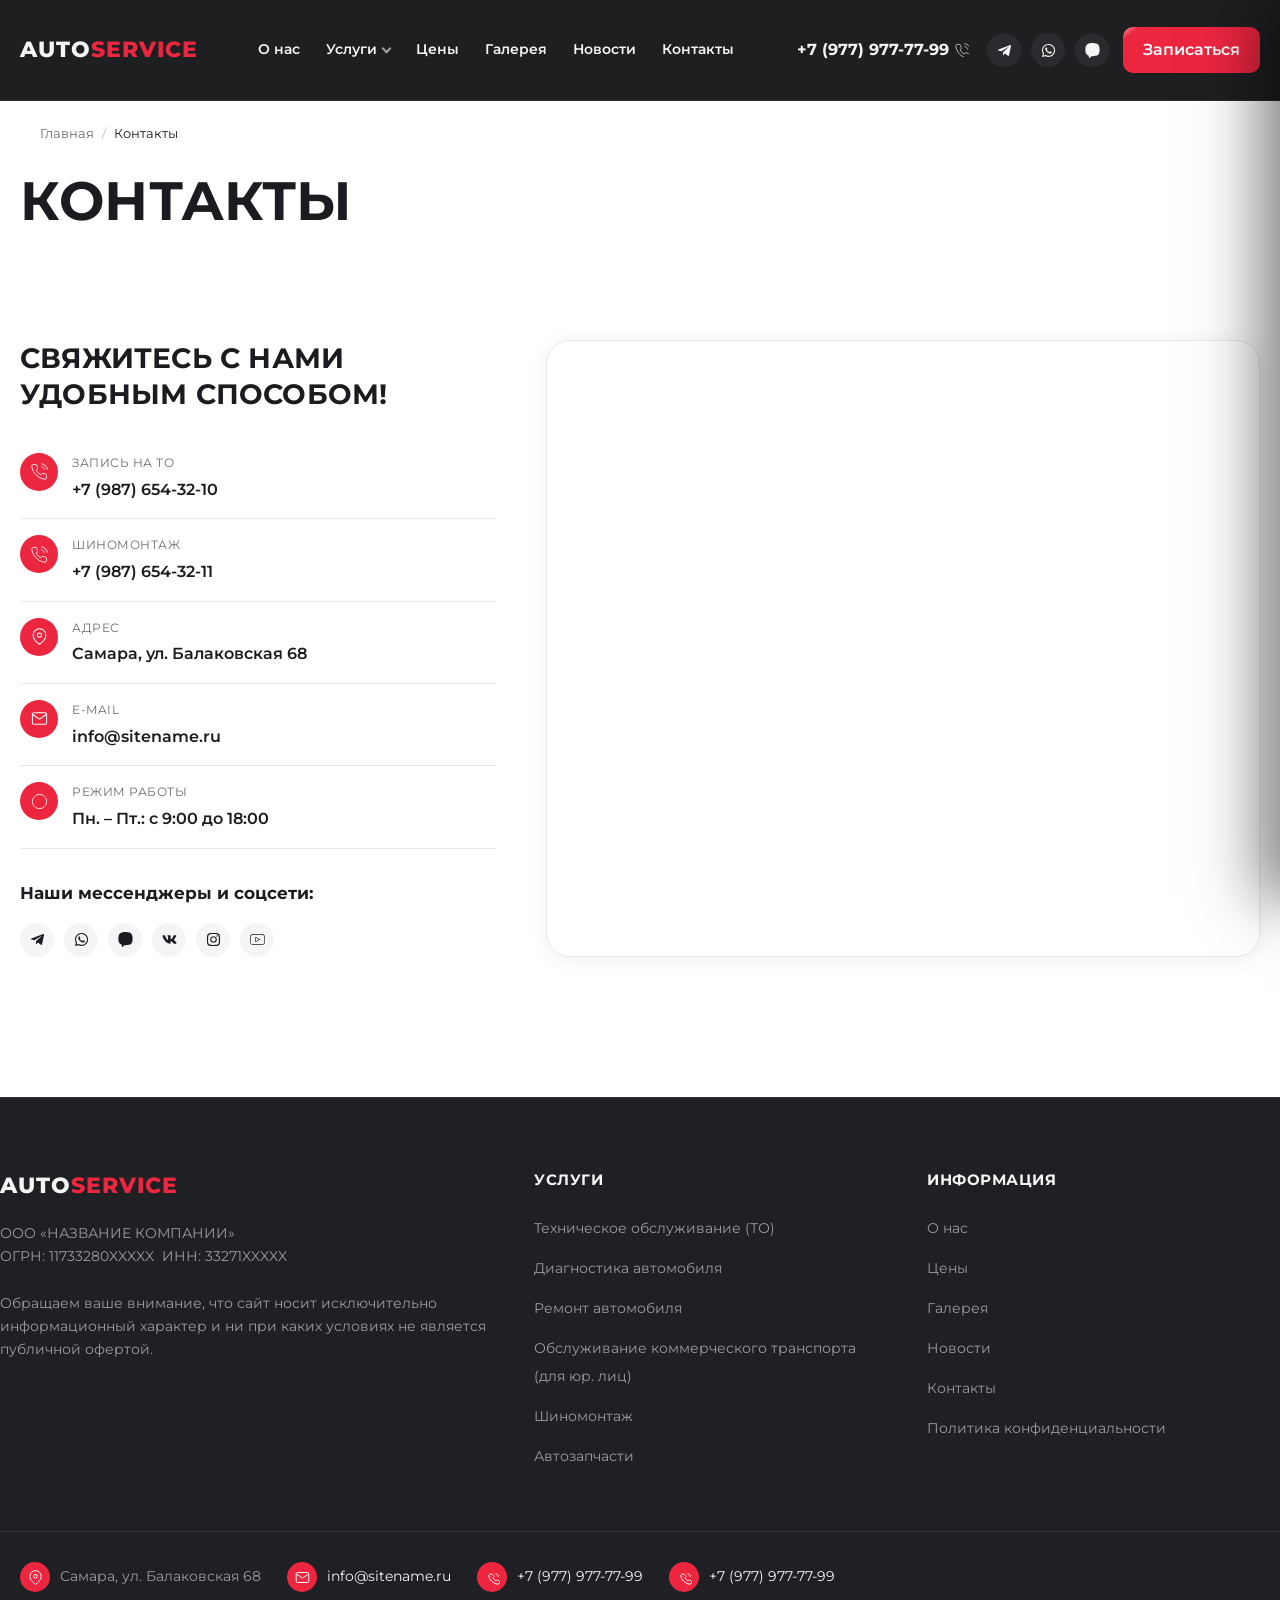
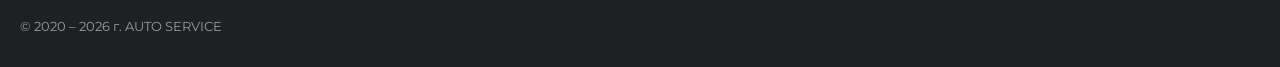
<file: kontaktyi.html>
<!doctype html>
<html lang="ru">
<head>
<meta charset="utf-8">
<title>Контакты — AUTO SERVICE</title>
<meta name="description" content="Контакты автосервиса AUTO SERVICE: адрес, телефоны, режим работы, схема проезда.">
<meta name="viewport" content="width=device-width, initial-scale=1">
<meta http-equiv="X-UA-Compatible" content="IE=edge">
<meta name="theme-color" content="#17181a">
<link rel="shortcut icon" type="image/x-icon" href="img/favicon.ico">
<link rel="stylesheet" href="css/vendor/fancybox.css">
<link rel="stylesheet" href="css/style.css">
</head>
<body class="">

<div class="overlay"></div>
<nav class="mobile_menu">
  <ul>
    <li><a href="about.html">О нас</a></li>
    <li class="menu_sub">
		<a href="uslugi.html">Услуги<span class="submenu_toggle"></span></a>
		<ul>
			<li class="menu_sub">
				<a href="uslugi-diagnostika.html">Техническое обслуживание (ТО)<span class="submenu_toggle"></span></a>
				<ul>
					<li><a href="uslugi-diagnostika-diagnostika-xodovoj-chasti.html">Замена масла в двигателе и фильтров</a></li>
					<li><a href="uslugi-diagnostika-diagnostika-xodovoj-chasti.html">Обслуживание АКПП, МКПП, DSG, вариаторов (замена масла)</a></li>
					<li><a href="uslugi-diagnostika-diagnostika-xodovoj-chasti.html">Замена ремня и цепей ГРМ</a></li>
					<li><a href="uslugi-diagnostika-diagnostika-xodovoj-chasti.html">Замена технических жидкостей (антифриз, тормозная, ГУР)</a></li>
					<li><a href="uslugi-diagnostika-diagnostika-xodovoj-chasti.html">Замена свечей зажигания</a></li>
					<li><a href="uslugi-diagnostika-diagnostika-xodovoj-chasti.html">Обслуживание кондиционера</a></li>
					<li><a href="uslugi-diagnostika-diagnostika-xodovoj-chasti.html">Промывка инжектора и топливной системы</a></li>
					<li><a href="uslugi-diagnostika-diagnostika-xodovoj-chasti.html">Промывка радиаторов (охлаждения, ГУР)</a></li>
					<li><a href="uslugi-diagnostika-diagnostika-xodovoj-chasti.html">Обслуживание тормозной системы (замена колодок)</a></li>
					<li><a href="uslugi-diagnostika-diagnostika-xodovoj-chasti.html">Послегарантийное комплексное ТО</a></li>
				</ul>
			</li>			
			<li class="menu_sub">
				<a href="uslugi-diagnostika.html">Диагностика автомобиля<span class="submenu_toggle"></span></a>
				<ul>
					<li><a href="uslugi-diagnostika-diagnostika-xodovoj-chasti.html">Комплексная диагностика</a></li>
					<li><a href="uslugi-diagnostika-diagnostika-xodovoj-chasti.html">Компьютерная диагностика</a></li>
					<li><a href="uslugi-diagnostika-diagnostika-xodovoj-chasti.html">Диагностика двигателя и электрооборудования</a></li>
					<li><a href="uslugi-diagnostika-diagnostika-xodovoj-chasti.html">Диагностика АКПП, МКПП, DSG, вариаторов</a></li>
					<li><a href="uslugi-diagnostika-diagnostika-xodovoj-chasti.html">Диагностика ходовой части и подвески</a></li>
					<li><a href="uslugi-diagnostika-diagnostika-xodovoj-chasti.html">Диагностика рулевого управления</a></li>
					<li><a href="uslugi-diagnostika-diagnostika-xodovoj-chasti.html">Диагностика тормозной системы</a></li>
					<li><a href="uslugi-diagnostika-diagnostika-xodovoj-chasti.html">Диагностика системы охлаждения</a></li>
					<li><a href="uslugi-diagnostika-diagnostika-xodovoj-chasti.html">Диагностика кондиционера</a></li>	
				</ul>
			</li>
			<li class="menu_sub">
				<a href="uslugi-diagnostika.html">Ремонт автомобиля<span class="submenu_toggle"></span></a>
				<ul>
					<li><a href="uslugi-diagnostika-diagnostika-xodovoj-chasti.html">Ремонт бензиновых и дизельных двигателей</a></li>
					<li><a href="uslugi-diagnostika-diagnostika-xodovoj-chasti.html">Ремонт АКПП, МКПП, DSG, вариаторов / Замена сцепления</a></li>
					<li><a href="uslugi-diagnostika-diagnostika-xodovoj-chasti.html">Ремонт подвески (замена сайлентблоков, рычагов, опор)</a></li>
					<li><a href="uslugi-diagnostika-diagnostika-xodovoj-chasti.html">Ремонт рулевой рейки</a></li>
					<li><a href="uslugi-diagnostika-diagnostika-xodovoj-chasti.html">Сход-развал колес</a></li>
					<li><a href="uslugi-diagnostika-diagnostika-xodovoj-chasti.html">Ремонт тормозной системы</a></li>
					<li><a href="uslugi-diagnostika-diagnostika-xodovoj-chasti.html">Замена тормозных дисков</a></li>
					<li><a href="uslugi-diagnostika-diagnostika-xodovoj-chasti.html">Ремонт выхлопной системы</a></li>
					<li><a href="uslugi-diagnostika-diagnostika-xodovoj-chasti.html">Ремонт системы охлаждения</a></li>
					<li><a href="uslugi-diagnostika-diagnostika-xodovoj-chasti.html">Ремонт топливной системы</a></li>
					<li><a href="uslugi-diagnostika-diagnostika-xodovoj-chasti.html">Ремонт автоэлектрики</a></li>
				</ul>
			</li>
			<li><a href="uslugi-diagnostika.html">Обслуживание коммерческого транспорта (для юр. лиц)</a></li>
			<li><a href="uslugi-diagnostika.html">Шиномонтаж</a></li>
			<li><a href="uslugi-diagnostika.html">Автозапчасти</a></li>
		</ul>
    </li>
    <li><a href="/">Цены</a></li>
    <li><a href="/">Галерея</a></li>
    <li><a href="news.html">Новости</a></li>
    <li><a href="kontaktyi.html">Контакты</a></li>
  </ul>
  <div class="mobile_menu_phone">
    <div class="phone_line"><a href="tel:+79779777799" style="font-weight:700;font-size:17px;">+7 (977) 977-77-99</a></div>
    <div class="phone_line"><a href="tel:+79779777799" style="font-weight:700;font-size:17px;">+7 (977) 977-77-99</a></div>
    <div style="margin-top:14px;"><a href="#section_forma" class="btn anim_link full_width" data-modal="#section_forma" data-modal-title="Заказать звонок">Заказать звонок</a></div>
  </div>
  <ul class="soc_nav mobile_menu_social">
    <li><a href="/" target="_blank" rel="noopener"><svg width="15" height="15" viewBox="0 0 448 512" fill="currentColor"><path d="M446.7 98.6l-67.6 318.8c-5.1 22.5-18.4 28.1-37.3 17.5l-103-75.9-49.7 47.8c-5.5 5.5-10.1 10.1-20.7 10.1l7.4-104.9 190.9-172.5c8.3-7.4-1.8-11.5-12.9-4.1L117.8 284 16.2 252.2c-22.1-6.9-22.5-22.1 4.6-32.7L418.2 66.4c18.4-6.9 34.5 4.1 28.5 32.2z"/></svg></a></li>
    <li><a href="https://vk.com/" target="_blank" rel="noopener"><svg width="15" height="13.3" viewBox="0 0 576 512" fill="currentColor"><path d="M545 117.7c3.7-12.5 0-21.7-17.8-21.7h-58.9c-15 0-21.9 7.9-25.6 16.7 0 0-30 73.1-72.4 120.5-13.7 13.7-20 18.1-27.5 18.1-3.7 0-9.4-4.4-9.4-16.9V117.7c0-15-4.2-21.7-16.6-21.7h-92.6c-9.4 0-15 7-15 13.5 0 14.2 21.2 17.5 23.4 57.5v86.8c0 19-3.4 22.5-10.9 22.5-20 0-68.6-73.4-97.4-157.4-5.8-16.3-11.5-22.9-26.6-22.9H38.8c-16.8 0-20.2 7.9-20.2 16.7 0 15.6 20 93.1 93.1 195.5C160.4 378.1 229 416 291.4 416c37.5 0 42.1-8.4 42.1-22.9 0-66.8-3.4-73.1 15.4-73.1 8.7 0 23.7 4.4 58.7 38.1 40 40 46.6 57.9 69 57.9h58.9c16.8 0 25.3-8.4 20.4-25-11.2-34.9-86.9-106.7-90.3-111.5-8.7-11.2-6.2-16.2 0-26.2.1-.1 72-101.3 79.4-135.6z"/></svg></a></li>
    <li><a href="https://www.instagram.com/" target="_blank" rel="noopener"><svg width="15" height="17.1" viewBox="0 0 448 512" fill="currentColor"><path d="M224.1 141c-63.6 0-114.9 51.3-114.9 114.9s51.3 114.9 114.9 114.9S339 319.5 339 255.9 287.7 141 224.1 141zm0 189.6c-41.1 0-74.7-33.5-74.7-74.7s33.5-74.7 74.7-74.7 74.7 33.5 74.7 74.7-33.6 74.7-74.7 74.7zm146.4-194.3c0 14.9-12 26.8-26.8 26.8-14.9 0-26.8-12-26.8-26.8s12-26.8 26.8-26.8 26.8 12 26.8 26.8zm76.1 27.2c-1.7-35.9-9.9-67.7-36.2-93.9-26.2-26.2-58-34.4-93.9-36.2-37-2.1-147.9-2.1-184.9 0-35.8 1.7-67.6 9.9-93.9 36.1s-34.4 58-36.2 93.9c-2.1 37-2.1 147.9 0 184.9 1.7 35.9 9.9 67.7 36.2 93.9s58 34.4 93.9 36.2c37 2.1 147.9 2.1 184.9 0 35.9-1.7 67.7-9.9 93.9-36.2 26.2-26.2 34.4-58 36.2-93.9 2.1-37 2.1-147.8 0-184.8zM398.8 388c-7.8 19.6-22.9 34.7-42.6 42.6-29.5 11.7-99.5 9-132.1 9s-102.7 2.6-132.1-9c-19.6-7.8-34.7-22.9-42.6-42.6-11.7-29.5-9-99.5-9-132.1s-2.6-102.7 9-132.1c7.8-19.6 22.9-34.7 42.6-42.6 29.5-11.7 99.5-9 132.1-9s102.7-2.6 132.1 9c19.6 7.8 34.7 22.9 42.6 42.6 11.7 29.5 9 99.5 9 132.1s2.7 102.7-9 132.1z"/></svg></a></li>
  </ul>
</nav>
<div id="top_head">
<div class="head_top">
  <div class="wrapper head_top_line">
    <a href="/" class="logo">AUTO<span>SERVICE</span></a>
    <nav class="top_menu">
      <ul>
        <li><a href="about.html">О нас</a></li>
        <li class="menu_sub">
			<a href="uslugi.html">Услуги</a>
			<div class="nav_dropdown dop_razdel_manu">
				<div>
					<div class="nav_dropdown_name_razdela"><a href="uslugi-diagnostika.html" style="color:inherit">Техническое обслуживание (ТО)</a></div>
					<a href="uslugi-diagnostika-diagnostika-xodovoj-chasti.html">Замена масла в двигателе и фильтров</a>
					<a href="uslugi-diagnostika-diagnostika-xodovoj-chasti.html">Обслуживание АКПП, МКПП, DSG, вариаторов (замена масла)</a>
					<a href="uslugi-diagnostika-diagnostika-xodovoj-chasti.html">Замена ремня и цепей ГРМ</a>
					<a href="uslugi-diagnostika-diagnostika-xodovoj-chasti.html">Замена технических жидкостей (антифриз, тормозная, ГУР)</a>
					<a href="uslugi-diagnostika-diagnostika-xodovoj-chasti.html">Замена свечей зажигания</a>
					<a href="uslugi-diagnostika-diagnostika-xodovoj-chasti.html">Обслуживание кондиционера</a>
					<a href="uslugi-diagnostika-diagnostika-xodovoj-chasti.html">Промывка инжектора и топливной системы</a>
					<a href="uslugi-diagnostika-diagnostika-xodovoj-chasti.html">Промывка радиаторов (охлаждения, ГУР)</a>
					<a href="uslugi-diagnostika-diagnostika-xodovoj-chasti.html">Обслуживание тормозной системы (замена колодок)</a>
					<a href="uslugi-diagnostika-diagnostika-xodovoj-chasti.html">Послегарантийное комплексное ТО</a>
				</div>
				<div>
					<div class="nav_dropdown_name_razdela"><a href="uslugi-diagnostika.html" style="color:inherit">Диагностика автомобиля</a></div>
					<a href="uslugi-diagnostika-diagnostika-xodovoj-chasti.html">Комплексная диагностика</a>
					<a href="uslugi-diagnostika-diagnostika-xodovoj-chasti.html">Компьютерная диагностика</a>
					<a href="uslugi-diagnostika-diagnostika-xodovoj-chasti.html">Диагностика двигателя и электрооборудования</a>
					<a href="uslugi-diagnostika-diagnostika-xodovoj-chasti.html">Диагностика АКПП, МКПП, DSG, вариаторов</a>
					<a href="uslugi-diagnostika-diagnostika-xodovoj-chasti.html">Диагностика ходовой части и подвески</a>
					<a href="uslugi-diagnostika-diagnostika-xodovoj-chasti.html">Диагностика рулевого управления</a>
					<a href="uslugi-diagnostika-diagnostika-xodovoj-chasti.html">Диагностика тормозной системы</a>
					<a href="uslugi-diagnostika-diagnostika-xodovoj-chasti.html">Диагностика системы охлаждения</a>
					<a href="uslugi-diagnostika-diagnostika-xodovoj-chasti.html">Диагностика кондиционера</a>
				</div>
				<div>
					<div class="nav_dropdown_name_razdela"><a href="uslugi-diagnostika.html" style="color:inherit">Ремонт автомобиля</a></div>
					<a href="uslugi-diagnostika-diagnostika-xodovoj-chasti.html">Ремонт бензиновых и дизельных двигателей</a>
					<a href="uslugi-diagnostika-diagnostika-xodovoj-chasti.html">Ремонт АКПП, МКПП, DSG, вариаторов / Замена сцепления</a>
					<a href="uslugi-diagnostika-diagnostika-xodovoj-chasti.html">Ремонт подвески (замена сайлентблоков, рычагов, опор)</a>
					<a href="uslugi-diagnostika-diagnostika-xodovoj-chasti.html">Ремонт рулевой рейки</a>
					<a href="uslugi-diagnostika-diagnostika-xodovoj-chasti.html">Сход-развал колес</a>
					<a href="uslugi-diagnostika-diagnostika-xodovoj-chasti.html">Ремонт тормозной системы</a>
					<a href="uslugi-diagnostika-diagnostika-xodovoj-chasti.html">Замена тормозных дисков</a>
					<a href="uslugi-diagnostika-diagnostika-xodovoj-chasti.html">Ремонт выхлопной системы</a>
					<a href="uslugi-diagnostika-diagnostika-xodovoj-chasti.html">Ремонт системы охлаждения</a>
					<a href="uslugi-diagnostika-diagnostika-xodovoj-chasti.html">Ремонт топливной системы</a>
					<a href="uslugi-diagnostika-diagnostika-xodovoj-chasti.html">Ремонт автоэлектрики</a>
				</div>
				<div>
					<div class="nav_dropdown_name_razdela"><a href="uslugi-diagnostika.html" style="color:inherit">Обслуживание коммерческого транспорта (для юр. лиц)</a></div>
				</div>
				<div>
					<div class="nav_dropdown_name_razdela"><a href="uslugi-diagnostika.html" style="color:inherit">Шиномонтаж</a></div>
				</div>
				<div>
					<div class="nav_dropdown_name_razdela"><a href="uslugi-diagnostika.html" style="color:inherit">Автозапчасти</a></div>
				</div>
			</div>
        </li>
        <li><a href="/">Цены</a></li>
        <li><a href="/">Галерея</a></li>
        <li><a href="news.html">Новости</a></li>
        <li><a href="kontaktyi.html">Контакты</a></li>
      </ul>
    </nav>

    <div class="head_top_block">
      <div class="head_top_phone_block hidden_xs">
        <span class="head_top_phone_btn">
          +7 (977) 977-77-99
          <svg viewBox="0 0 20 20" fill="none" xmlns="http://www.w3.org/2000/svg"><path d="M14.05 5C15.0267 5.19057 15.9244 5.66826 16.6281 6.37194C17.3317 7.07561 17.8094 7.97326 18 8.95M14.05 1C16.0793 1.22544 17.9716 2.13417 19.4162 3.57701C20.8609 5.01984 21.772 6.91101 22 8.94M21 16.92V19.92C21.0011 20.1985 20.9441 20.4742 20.8325 20.7293C20.7209 20.9845 20.5573 21.2136 20.3521 21.4019C20.1468 21.5901 19.9046 21.7335 19.6407 21.8227C19.3769 21.9119 19.0974 21.9451 18.82 21.92C15.7428 21.5856 12.787 20.5341 10.19 18.85C7.77382 17.3147 5.72533 15.2662 4.18999 12.85C2.49997 10.2412 1.44824 7.27099 1.11999 4.18C1.095 3.90347 1.12787 3.62476 1.21649 3.36162C1.30512 3.09849 1.44756 2.85669 1.63476 2.65162C1.82196 2.44655 2.0498 2.28271 2.30379 2.17052C2.55777 2.05833 2.83233 2.00026 3.10999 2H6.10999C6.5953 1.99522 7.06579 2.16708 7.43376 2.48353C7.80173 2.79999 8.04207 3.23945 8.10999 3.72C8.23662 4.68007 8.47144 5.62273 8.80999 6.53C8.94454 6.88792 8.97366 7.27691 8.8939 7.65088C8.81415 8.02485 8.62886 8.36811 8.35999 8.64L7.08999 9.91C8.51355 12.4135 10.5864 14.4864 13.09 15.91L14.36 14.64C14.6319 14.3711 14.9751 14.1858 15.3491 14.1061C15.7231 14.0263 16.1121 14.0555 16.47 14.19C17.3773 14.5286 18.3199 14.7634 19.28 14.89C19.7658 14.9585 20.2094 15.2032 20.5265 15.5775C20.8437 15.9518 21.0122 16.4296 21 16.92Z" stroke="currentColor" stroke-width="1.4" stroke-linecap="round" stroke-linejoin="round" fill="none"/></svg>
        </span>
        <div class="head_top_phone_panel">
          <div class="phone_line">
            <a href="tel:+79779777799">+7 (977) 977-77-99</a>
            <div class="desc">Запись на ТО</div>
          </div>
          <div class="phone_line">
            <a href="tel:+79779777799">+7 (977) 977-77-99</a>
            <div class="desc">Шиномонтаж</div>
          </div>
          <a href="#section_forma" class="btn anim_link full_width" data-modal="#section_forma" data-modal-title="Заказать звонок">Заказать звонок</a>
          <div class="contact_li"><span class="contact_li_name">E-mail</span><a href="mailto:info@sitename.ru">info@sitename.ru</a></div>
          <div class="contact_li"><span class="contact_li_name">Адрес</span>Самара, ул. Балаковская 68</div>
          <div class="contact_li"><span class="contact_li_name">Режим работы</span>Пн. – Пт.: с 9:00 до 18:00</div>
          <ul class="soc_nav">
            <li><a href="/" target="_blank" rel="noopener" aria-label="telegram"><svg width="15" height="15" viewBox="0 0 448 512" fill="currentColor"><path d="M446.7 98.6l-67.6 318.8c-5.1 22.5-18.4 28.1-37.3 17.5l-103-75.9-49.7 47.8c-5.5 5.5-10.1 10.1-20.7 10.1l7.4-104.9 190.9-172.5c8.3-7.4-1.8-11.5-12.9-4.1L117.8 284 16.2 252.2c-22.1-6.9-22.5-22.1 4.6-32.7L418.2 66.4c18.4-6.9 34.5 4.1 28.5 32.2z"/></svg></a></li>
            <li><a href="https://vk.com/" target="_blank" rel="noopener" aria-label="vk"><svg width="15" height="13.3" viewBox="0 0 576 512" fill="currentColor"><path d="M545 117.7c3.7-12.5 0-21.7-17.8-21.7h-58.9c-15 0-21.9 7.9-25.6 16.7 0 0-30 73.1-72.4 120.5-13.7 13.7-20 18.1-27.5 18.1-3.7 0-9.4-4.4-9.4-16.9V117.7c0-15-4.2-21.7-16.6-21.7h-92.6c-9.4 0-15 7-15 13.5 0 14.2 21.2 17.5 23.4 57.5v86.8c0 19-3.4 22.5-10.9 22.5-20 0-68.6-73.4-97.4-157.4-5.8-16.3-11.5-22.9-26.6-22.9H38.8c-16.8 0-20.2 7.9-20.2 16.7 0 15.6 20 93.1 93.1 195.5C160.4 378.1 229 416 291.4 416c37.5 0 42.1-8.4 42.1-22.9 0-66.8-3.4-73.1 15.4-73.1 8.7 0 23.7 4.4 58.7 38.1 40 40 46.6 57.9 69 57.9h58.9c16.8 0 25.3-8.4 20.4-25-11.2-34.9-86.9-106.7-90.3-111.5-8.7-11.2-6.2-16.2 0-26.2.1-.1 72-101.3 79.4-135.6z"/></svg></a></li>
            <li><a href="https://www.instagram.com/" target="_blank" rel="noopener" aria-label="instagram"><svg width="15" height="17.1" viewBox="0 0 448 512" fill="currentColor"><path d="M224.1 141c-63.6 0-114.9 51.3-114.9 114.9s51.3 114.9 114.9 114.9S339 319.5 339 255.9 287.7 141 224.1 141zm0 189.6c-41.1 0-74.7-33.5-74.7-74.7s33.5-74.7 74.7-74.7 74.7 33.5 74.7 74.7-33.6 74.7-74.7 74.7zm146.4-194.3c0 14.9-12 26.8-26.8 26.8-14.9 0-26.8-12-26.8-26.8s12-26.8 26.8-26.8 26.8 12 26.8 26.8zm76.1 27.2c-1.7-35.9-9.9-67.7-36.2-93.9-26.2-26.2-58-34.4-93.9-36.2-37-2.1-147.9-2.1-184.9 0-35.8 1.7-67.6 9.9-93.9 36.1s-34.4 58-36.2 93.9c-2.1 37-2.1 147.9 0 184.9 1.7 35.9 9.9 67.7 36.2 93.9s58 34.4 93.9 36.2c37 2.1 147.9 2.1 184.9 0 35.9-1.7 67.7-9.9 93.9-36.2 26.2-26.2 34.4-58 36.2-93.9 2.1-37 2.1-147.8 0-184.8zM398.8 388c-7.8 19.6-22.9 34.7-42.6 42.6-29.5 11.7-99.5 9-132.1 9s-102.7 2.6-132.1-9c-19.6-7.8-34.7-22.9-42.6-42.6-11.7-29.5-9-99.5-9-132.1s-2.6-102.7 9-132.1c7.8-19.6 22.9-34.7 42.6-42.6 29.5-11.7 99.5-9 132.1-9s102.7-2.6 132.1 9c19.6 7.8 34.7 22.9 42.6 42.6 11.7 29.5 9 99.5 9 132.1s2.7 102.7-9 132.1z"/></svg></a></li>
          </ul>
        </div>
      </div>

      <ul class="soc_nav hidden_xs">
        <li><a href="/" target="_blank" rel="noopener" aria-label="telegram"><svg width="15" height="15" viewBox="0 0 448 512" fill="currentColor"><path d="M446.7 98.6l-67.6 318.8c-5.1 22.5-18.4 28.1-37.3 17.5l-103-75.9-49.7 47.8c-5.5 5.5-10.1 10.1-20.7 10.1l7.4-104.9 190.9-172.5c8.3-7.4-1.8-11.5-12.9-4.1L117.8 284 16.2 252.2c-22.1-6.9-22.5-22.1 4.6-32.7L418.2 66.4c18.4-6.9 34.5 4.1 28.5 32.2z"/></svg></a></li>
        <li><a href="https://api.whatsapp.com/send?phone=" target="_blank" rel="noopener" aria-label="whatsapp"><svg width="15" height="15" viewBox="0 0 448 512" fill="currentColor"><path d="M380.9 97.1C339 55.1 283.2 32 223.9 32c-122.4 0-222 99.6-222 222 0 39.1 10.2 77.3 29.6 111L0 480l117.7-30.9c32.4 17.7 68.9 27 106.1 27h.1c122.3 0 224.1-99.6 224.1-222 0-59.3-25.2-115-67.1-157zm-157 341.6c-33.2 0-65.7-8.9-94-25.7l-6.7-4-69.8 18.3L72 359.2l-4.4-7c-18.5-29.4-28.2-63.3-28.2-98.2 0-101.7 82.8-184.5 184.6-184.5 49.3 0 95.6 19.2 130.4 54.1 34.8 34.9 56.2 81.2 56.1 130.5 0 101.8-84.9 184.6-186.6 184.6zm101.2-138.2c-5.5-2.8-32.8-16.2-37.9-18-5.1-1.9-8.8-2.8-12.5 2.8-3.7 5.6-14.3 18-17.6 21.8-3.2 3.7-6.5 4.2-12 1.4-32.6-16.3-54-29.1-75.5-66-5.7-9.8 5.7-9.1 16.3-30.3 1.8-3.7.9-6.9-.5-9.7-1.4-2.8-12.5-30.1-17.1-41.2-4.5-10.8-9.1-9.3-12.5-9.5-3.2-.2-6.9-.2-10.6-.2-3.7 0-9.7 1.4-14.8 6.9-5.1 5.6-19.4 19-19.4 46.3 0 27.3 19.9 53.7 22.6 57.4 2.8 3.7 39.1 59.7 94.8 83.8 35.2 15.2 49 16.5 66.6 13.9 10.7-1.6 32.8-13.4 37.4-26.4 4.6-13 4.6-24.1 3.2-26.4-1.3-2.5-5-3.9-10.5-6.6z"/></svg></a></li>
        <li><a href="viber://chat?number=" target="_blank" rel="noopener" aria-label="viber"><svg width="15" height="15" viewBox="0 0 512 512" fill="currentColor"><path d="M444 49.9C431.3 38.2 379.9.9 265.3.4c0 0-135.1-8.1-200.9 52.3C27.8 89.3 14.9 143 13.5 209.5c-1.4 66.5-3.1 191.1 117 224.9h.1l-.1 51.6s-.8 20.9 13 25.1c16.6 5.2 26.4-10.7 42.3-27.8 8.7-9.4 20.7-23.2 29.8-33.7 82.2 6.9 145.3-8.9 152.5-11.2 16.6-5.4 110.5-17.4 125.7-142 15.8-128.6-7.6-209.8-49.8-246.5z"/></svg></a></li>
      </ul>

      <button class="btn anim_link hidden_xs" data-modal="#section_forma" data-modal-title="Записаться на СТО">Записаться</button>

      <button class="burger" aria-label="Меню"><span></span></span>
    </div>
  </div>
</div>
<div class="head_top_spacer"></div></div>

<main>
<div class="wrapper"><div class="wrapper">
  <nav class="breadcrumbs" aria-label="breadcrumb">
    <a href="index.html">Главная</a>
      <span class="sep">/</span>
<span class="current">Контакты</span>
  </nav>
</div>
</div>
<div class="section pt0">
  <div class="wrapper">
    <h1 data-reveal>Контакты</h1>
  </div>
</div>
<div class="section pt0" id="section_karta">
  <div class="wrapper">
    <div class="phtel_grid">
      <div data-reveal="left">
        <h3>Свяжитесь с нами удобным способом!</h3>
        <div class="phtel_item">
          <span class="ico"><svg width="16" height="16" viewBox="0 0 23 23" fill="none"><path d="M14.05 5C15.0267 5.19057 15.9244 5.66826 16.6281 6.37194C17.3317 7.07561 17.8094 7.97326 18 8.95M14.05 1C16.0793 1.22544 17.9716 2.13417 19.4162 3.57701C20.8609 5.01984 21.772 6.91101 22 8.94M21 16.92V19.92C21.0011 20.1985 20.9441 20.4742 20.8325 20.7293C20.7209 20.9845 20.5573 21.2136 20.3521 21.4019C20.1468 21.5901 19.9046 21.7335 19.6407 21.8227C19.3769 21.9119 19.0974 21.9451 18.82 21.92C15.7428 21.5856 12.787 20.5341 10.19 18.85C7.77382 17.3147 5.72533 15.2662 4.18999 12.85C2.49997 10.2412 1.44824 7.27099 1.11999 4.18C1.095 3.90347 1.12787 3.62476 1.21649 3.36162C1.30512 3.09849 1.44756 2.85669 1.63476 2.65162C1.82196 2.44655 2.0498 2.28271 2.30379 2.17052C2.55777 2.05833 2.83233 2.00026 3.10999 2H6.10999C6.5953 1.99522 7.06579 2.16708 7.43376 2.48353C7.80173 2.79999 8.04207 3.23945 8.10999 3.72C8.23662 4.68007 8.47144 5.62273 8.80999 6.53C8.94454 6.88792 8.97366 7.27691 8.8939 7.65088C8.81415 8.02485 8.62886 8.36811 8.35999 8.64L7.08999 9.91C8.51355 12.4135 10.5864 14.4864 13.09 15.91L14.36 14.64C14.6319 14.3711 14.9751 14.1858 15.3491 14.1061C15.7231 14.0263 16.1121 14.0555 16.47 14.19C17.3773 14.5286 18.3199 14.7634 19.28 14.89C19.7658 14.9585 20.2094 15.2032 20.5265 15.5775C20.8437 15.9518 21.0122 16.4296 21 16.92Z" stroke="#fff" stroke-width="1.2" fill="none"/></svg></span>
          <div>
            <div class="phtel_name">Запись на ТО</div>
            <div class="phtel_desc"><a href="tel:+79876543210">+7 (987) 654-32-10</a></div>
          </div>
        </div>
        <div class="phtel_item">
          <span class="ico"><svg width="16" height="16" viewBox="0 0 23 23" fill="none"><path d="M14.05 5C15.0267 5.19057 15.9244 5.66826 16.6281 6.37194C17.3317 7.07561 17.8094 7.97326 18 8.95M14.05 1C16.0793 1.22544 17.9716 2.13417 19.4162 3.57701C20.8609 5.01984 21.772 6.91101 22 8.94M21 16.92V19.92C21.0011 20.1985 20.9441 20.4742 20.8325 20.7293C20.7209 20.9845 20.5573 21.2136 20.3521 21.4019C20.1468 21.5901 19.9046 21.7335 19.6407 21.8227C19.3769 21.9119 19.0974 21.9451 18.82 21.92C15.7428 21.5856 12.787 20.5341 10.19 18.85C7.77382 17.3147 5.72533 15.2662 4.18999 12.85C2.49997 10.2412 1.44824 7.27099 1.11999 4.18C1.095 3.90347 1.12787 3.62476 1.21649 3.36162C1.30512 3.09849 1.44756 2.85669 1.63476 2.65162C1.82196 2.44655 2.0498 2.28271 2.30379 2.17052C2.55777 2.05833 2.83233 2.00026 3.10999 2H6.10999C6.5953 1.99522 7.06579 2.16708 7.43376 2.48353C7.80173 2.79999 8.04207 3.23945 8.10999 3.72C8.23662 4.68007 8.47144 5.62273 8.80999 6.53C8.94454 6.88792 8.97366 7.27691 8.8939 7.65088C8.81415 8.02485 8.62886 8.36811 8.35999 8.64L7.08999 9.91C8.51355 12.4135 10.5864 14.4864 13.09 15.91L14.36 14.64C14.6319 14.3711 14.9751 14.1858 15.3491 14.1061C15.7231 14.0263 16.1121 14.0555 16.47 14.19C17.3773 14.5286 18.3199 14.7634 19.28 14.89C19.7658 14.9585 20.2094 15.2032 20.5265 15.5775C20.8437 15.9518 21.0122 16.4296 21 16.92Z" stroke="#fff" stroke-width="1.2" fill="none"/></svg></span>
          <div>
            <div class="phtel_name">Шиномонтаж</div>
            <div class="phtel_desc"><a href="tel:+79876543211">+7 (987) 654-32-11</a></div>
          </div>
        </div>
        <div class="phtel_item">
          <span class="ico"><svg width="16" height="16" fill="none" viewBox="0 0 20 20"><path d="M17.5 8.333c0 5.834-7.5 10.834-7.5 10.834s-7.5-5-7.5-10.834a7.5 7.5 0 0115 0z" stroke="#fff" stroke-width="1.2" fill="none"/><path d="M10 10.833a2.5 2.5 0 100-5 2.5 2.5 0 000 5z" stroke="#fff" stroke-width="1.2" fill="none"/></svg></span>
          <div><div class="phtel_name">Адрес</div><div class="phtel_desc">Самара, ул. Балаковская 68</div></div>
        </div>
        <div class="phtel_item">
          <span class="ico"><svg width="16" height="16" fill="none" viewBox="0 0 20 20"><path d="M3.333 3.333h13.334c.916 0 1.666.75 1.666 1.667v10c0 .917-.75 1.667-1.666 1.667H3.333c-.916 0-1.666-.75-1.666-1.667V5c0-.917.75-1.667 1.666-1.667z" stroke="#fff" stroke-width="1.2" fill="none"/><path d="M18.333 5L10 10.833 1.667 5" stroke="#fff" stroke-width="1.2" fill="none"/></svg></span>
          <div><div class="phtel_name">E-mail</div><div class="phtel_desc"><a href="mailto:info@sitename.ru">info@sitename.ru</a></div></div>
        </div>
        <div class="phtel_item">
          <span class="ico"><svg width="16" height="16" viewBox="0 0 22 22" fill="none"><path d="M10.9997 20.1666C5.93706 20.1666 1.83301 16.0625 1.83301 10.9999C1.83301 5.93731 5.93706 1.83325 10.9997 1.83325C16.0623 1.83325 20.1663 5.93731 20.1663 10.9999C20.1663 16.0625 16.0623 20.1666 10.9997 20.1666Z" stroke="#fff" stroke-width="1.1" fill="none"/></svg></span>
          <div><div class="phtel_name">Режим работы</div><div class="phtel_desc">Пн. – Пт.: с 9:00 до 18:00</div></div>
        </div>
        <div class="push30"></div>
        <p><strong>Наши мессенджеры и соцсети:</strong></p>
        <ul class="soc_nav">
          <li><a href="https://telegram.me/telegram_user_name" target="_blank" rel="noopener"><svg width="15" height="15" viewBox="0 0 448 512" fill="currentColor"><path d="M446.7 98.6l-67.6 318.8c-5.1 22.5-18.4 28.1-37.3 17.5l-103-75.9-49.7 47.8c-5.5 5.5-10.1 10.1-20.7 10.1l7.4-104.9 190.9-172.5c8.3-7.4-1.8-11.5-12.9-4.1L117.8 284 16.2 252.2c-22.1-6.9-22.5-22.1 4.6-32.7L418.2 66.4c18.4-6.9 34.5 4.1 28.5 32.2z"/></svg></a></li>
          <li><a href="https://api.whatsapp.com/send?phone=79123456789" target="_blank" rel="noopener"><svg width="15" height="15" viewBox="0 0 448 512" fill="currentColor"><path d="M380.9 97.1C339 55.1 283.2 32 223.9 32c-122.4 0-222 99.6-222 222 0 39.1 10.2 77.3 29.6 111L0 480l117.7-30.9c32.4 17.7 68.9 27 106.1 27h.1c122.3 0 224.1-99.6 224.1-222 0-59.3-25.2-115-67.1-157zm-157 341.6c-33.2 0-65.7-8.9-94-25.7l-6.7-4-69.8 18.3L72 359.2l-4.4-7c-18.5-29.4-28.2-63.3-28.2-98.2 0-101.7 82.8-184.5 184.6-184.5 49.3 0 95.6 19.2 130.4 54.1 34.8 34.9 56.2 81.2 56.1 130.5 0 101.8-84.9 184.6-186.6 184.6zm101.2-138.2c-5.5-2.8-32.8-16.2-37.9-18-5.1-1.9-8.8-2.8-12.5 2.8-3.7 5.6-14.3 18-17.6 21.8-3.2 3.7-6.5 4.2-12 1.4-32.6-16.3-54-29.1-75.5-66-5.7-9.8 5.7-9.1 16.3-30.3 1.8-3.7.9-6.9-.5-9.7-1.4-2.8-12.5-30.1-17.1-41.2-4.5-10.8-9.1-9.3-12.5-9.5-3.2-.2-6.9-.2-10.6-.2-3.7 0-9.7 1.4-14.8 6.9-5.1 5.6-19.4 19-19.4 46.3 0 27.3 19.9 53.7 22.6 57.4 2.8 3.7 39.1 59.7 94.8 83.8 35.2 15.2 49 16.5 66.6 13.9 10.7-1.6 32.8-13.4 37.4-26.4 4.6-13 4.6-24.1 3.2-26.4-1.3-2.5-5-3.9-10.5-6.6z"/></svg></a></li>
          <li><a href="viber://chat?number=79123456789" target="_blank" rel="noopener"><svg width="15" height="15" viewBox="0 0 512 512" fill="currentColor"><path d="M444 49.9C431.3 38.2 379.9.9 265.3.4c0 0-135.1-8.1-200.9 52.3C27.8 89.3 14.9 143 13.5 209.5c-1.4 66.5-3.1 191.1 117 224.9h.1l-.1 51.6s-.8 20.9 13 25.1c16.6 5.2 26.4-10.7 42.3-27.8 8.7-9.4 20.7-23.2 29.8-33.7 82.2 6.9 145.3-8.9 152.5-11.2 16.6-5.4 110.5-17.4 125.7-142 15.8-128.6-7.6-209.8-49.8-246.5z"/></svg></a></li>
          <li><a href="https://vk.com/" target="_blank" rel="noopener"><svg width="15" height="13.3" viewBox="0 0 576 512" fill="currentColor"><path d="M545 117.7c3.7-12.5 0-21.7-17.8-21.7h-58.9c-15 0-21.9 7.9-25.6 16.7 0 0-30 73.1-72.4 120.5-13.7 13.7-20 18.1-27.5 18.1-3.7 0-9.4-4.4-9.4-16.9V117.7c0-15-4.2-21.7-16.6-21.7h-92.6c-9.4 0-15 7-15 13.5 0 14.2 21.2 17.5 23.4 57.5v86.8c0 19-3.4 22.5-10.9 22.5-20 0-68.6-73.4-97.4-157.4-5.8-16.3-11.5-22.9-26.6-22.9H38.8c-16.8 0-20.2 7.9-20.2 16.7 0 15.6 20 93.1 93.1 195.5C160.4 378.1 229 416 291.4 416c37.5 0 42.1-8.4 42.1-22.9 0-66.8-3.4-73.1 15.4-73.1 8.7 0 23.7 4.4 58.7 38.1 40 40 46.6 57.9 69 57.9h58.9c16.8 0 25.3-8.4 20.4-25-11.2-34.9-86.9-106.7-90.3-111.5-8.7-11.2-6.2-16.2 0-26.2.1-.1 72-101.3 79.4-135.6z"/></svg></a></li>
          <li><a href="https://www.instagram.com/" target="_blank" rel="noopener"><svg width="15" height="17.1" viewBox="0 0 448 512" fill="currentColor"><path d="M224.1 141c-63.6 0-114.9 51.3-114.9 114.9s51.3 114.9 114.9 114.9S339 319.5 339 255.9 287.7 141 224.1 141zm0 189.6c-41.1 0-74.7-33.5-74.7-74.7s33.5-74.7 74.7-74.7 74.7 33.5 74.7 74.7-33.6 74.7-74.7 74.7zm146.4-194.3c0 14.9-12 26.8-26.8 26.8-14.9 0-26.8-12-26.8-26.8s12-26.8 26.8-26.8 26.8 12 26.8 26.8zm76.1 27.2c-1.7-35.9-9.9-67.7-36.2-93.9-26.2-26.2-58-34.4-93.9-36.2-37-2.1-147.9-2.1-184.9 0-35.8 1.7-67.6 9.9-93.9 36.1s-34.4 58-36.2 93.9c-2.1 37-2.1 147.9 0 184.9 1.7 35.9 9.9 67.7 36.2 93.9s58 34.4 93.9 36.2c37 2.1 147.9 2.1 184.9 0 35.9-1.7 67.7-9.9 93.9-36.2 26.2-26.2 34.4-58 36.2-93.9 2.1-37 2.1-147.8 0-184.8zM398.8 388c-7.8 19.6-22.9 34.7-42.6 42.6-29.5 11.7-99.5 9-132.1 9s-102.7 2.6-132.1-9c-19.6-7.8-34.7-22.9-42.6-42.6-11.7-29.5-9-99.5-9-132.1s-2.6-102.7 9-132.1c7.8-19.6 22.9-34.7 42.6-42.6 29.5-11.7 99.5-9 132.1-9s102.7-2.6 132.1 9c19.6 7.8 34.7 22.9 42.6 42.6 11.7 29.5 9 99.5 9 132.1s2.7 102.7-9 132.1z"/></svg></a></li>
          <li><a href="https://www.youtube.com/" target="_blank" rel="noopener"><svg width="16" height="16" viewBox="0 0 612 612" fill="currentColor"><path d="M489.6,81.6H122.4C54.917,81.6,0,136.516,0,204v204c0,67.482,54.917,122.4,122.4,122.4h367.2c67.483,0,122.4-54.918,122.4-122.4V204C612,136.516,557.083,81.6,489.6,81.6z M584.8,408c0,52.496-42.704,95.199-95.2,95.199H122.4c-52.496,0-95.2-42.703-95.2-95.199V204c0-52.496,42.704-95.2,95.2-95.2h367.2c52.496,0,95.2,42.704,95.2,95.2V408z M217.6,421.068l199.308-115.055L217.6,190.93V421.068z M244.8,238.041l117.708,67.973L244.8,373.959V238.041z"/></svg></a></li>
        </ul>
      </div>
      <div class="karta_block" data-reveal="right">
        <iframe src="https://yandex.ru/map-widget/v1/?ll=50.189355353864,53.185007135065&z=15&pt=50.189355353864,53.185007135065,pm2rdl" loading="lazy"></iframe>
      </div>
    </div>
  </div>
</div>

</main>


<div id="footer">
<div class="wrapper footer_top">
  <div class="footer_logo">
    <a href="index.html" class="logo">AUTO<span>SERVICE</span></a>
    <p>ООО «НАЗВАНИЕ КОМПАНИИ»<br>ОГРН: 11733280XXXXX &nbsp;ИНН: 33271XXXXX<br><br>
    Обращаем ваше внимание, что сайт носит исключительно информационный характер и ни при каких условиях не является публичной офертой.</p>
  </div>
  <div class="foot_menu">
    <div class="foot_menu_name">Услуги</div>
    <ul>
      <li><a href="uslugi-diagnostika.html">Техническое обслуживание (ТО)</a></li>
      <li><a href="uslugi-diagnostika.html">Диагностика автомобиля</a></li>
      <li><a href="uslugi-diagnostika.html">Ремонт автомобиля</a></li>
      <li><a href="uslugi-diagnostika.html">Обслуживание коммерческого транспорта (для юр. лиц)</a></li>
      <li><a href="uslugi-diagnostika.html">Шиномонтаж</a></li>
      <li><a href="uslugi-diagnostika.html">Автозапчасти</a></li>
    </ul>
  </div>
  <div class="foot_menu">
    <div class="foot_menu_name">Информация</div>
    <ul>
      <li><a href="about.html">О нас</a></li>
      <li><a href="/">Цены</a></li>
      <li><a href="/">Галерея</a></li>
      <li><a href="news.html">Новости</a></li>
      <li><a href="kontaktyi.html">Контакты</a></li>
      <li><a href="/">Политика конфиденциальности</a></li>
    </ul>
  </div>
</div>

<div class="footer_bottom">
  <div class="wrapper">
    <div class="footer_contact">
      <div class="item"><span class="ico"><svg width="15" height="15" viewBox="0 0 20 20" fill="none"><path d="M17.5 8.333c0 5.834-7.5 10.834-7.5 10.834s-7.5-5-7.5-10.834a7.5 7.5 0 0115 0z" stroke="#fff" stroke-width="1.3" fill="none"/><path d="M10 10.833a2.5 2.5 0 100-5 2.5 2.5 0 000 5z" stroke="#fff" stroke-width="1.3" fill="none"/></svg></span>Самара, ул. Балаковская 68</div>
      <div class="item"><span class="ico"><svg width="15" height="15" viewBox="0 0 20 20" fill="none"><path d="M3.333 3.333h13.334c.916 0 1.666.75 1.666 1.667v10c0 .917-.75 1.667-1.666 1.667H3.333c-.916 0-1.666-.75-1.666-1.667V5c0-.917.75-1.667 1.666-1.667z" stroke="#fff" stroke-width="1.3" fill="none"/><path d="M18.333 5L10 10.833 1.667 5" stroke="#fff" stroke-width="1.3" fill="none"/></svg></span><a href="mailto:info@sitename.ru">info@sitename.ru</a></div>
      <div class="item"><span class="ico"><svg width="15" height="15" viewBox="0 0 20 20" fill="none"><path d="M14.05 5C15.03 5.19 15.92 5.67 16.63 6.37C17.33 7.08 17.81 7.97 18 8.95" stroke="#fff" stroke-width="1.3" fill="none"/><path d="M9 5.5c.6 0 1.2.3 1.6.9l1 1.4c.4.6.3 1.4-.2 1.9l-.8.8c.9 1.7 2.3 3.1 4 4l.8-.8c.5-.5 1.3-.6 1.9-.2l1.4 1c.6.4.9 1 .9 1.6 0 1.7-1.5 3-3.2 2.7-6-1-10.5-5.6-11.5-11.5C4.7 7 6 5.5 7.7 5.5H9z" stroke="#fff" stroke-width="1.3" fill="none"/></svg></span><a href="tel:+79779777799">+7 (977) 977-77-99</a></div>
      <div class="item"><span class="ico"><svg width="15" height="15" viewBox="0 0 20 20" fill="none"><path d="M14.05 5C15.03 5.19 15.92 5.67 16.63 6.37C17.33 7.08 17.81 7.97 18 8.95" stroke="#fff" stroke-width="1.3" fill="none"/><path d="M9 5.5c.6 0 1.2.3 1.6.9l1 1.4c.4.6.3 1.4-.2 1.9l-.8.8c.9 1.7 2.3 3.1 4 4l.8-.8c.5-.5 1.3-.6 1.9-.2l1.4 1c.6.4.9 1 .9 1.6 0 1.7-1.5 3-3.2 2.7-6-1-10.5-5.6-11.5-11.5C4.7 7 6 5.5 7.7 5.5H9z" stroke="#fff" stroke-width="1.3" fill="none"/></svg></span><a href="tel:+79779777799">+7 (977) 977-77-99</a></div>
    </div>
    <div class="footer_copy">
      <div class="copyright">© 2020 – 2026 г. AUTO SERVICE</div>
    </div>
  </div>
</div>

<div id="section_forma" style="display:none;">
  <div class="modal_panel">
    <h3 data-modal-title-slot>Получить консультацию специалиста</h3>
    <p class="modal_desc">Оставьте ваши контактные данные, и наш менеджер свяжется с вами в течение 10 минут. Форма — визуальный макет, отправка данных не выполняется.</p>
    <form data-stub-form onsubmit="return false;">
      <input type="hidden" name="theme" value="">
      <input class="form_field" type="text" name="fio" placeholder="Ваше имя *" required>
      <input class="form_field" type="tel" name="tel" placeholder="Ваш телефон *" required>
      <label class="form_check">
        <input type="checkbox" required>
        <span>Я принимаю <a href="policy.html" target="_blank">условия обработки персональных данных</a></span>
      </label>
      <button type="submit" class="btn btn_lg full_width">Отправить</button>
      <div class="modal_success"><span>✓</span> Сообщение успешно отправлено! Мы свяжемся с вами в ближайшее время.</div>
    </form>
  </div>
</div>
<script src="js/vendor/fancybox.umd.js"></script>
<script src="js/main.js"></script>
<script src="js/fancybox-init.js"></script>
</body>
</html>
</file>
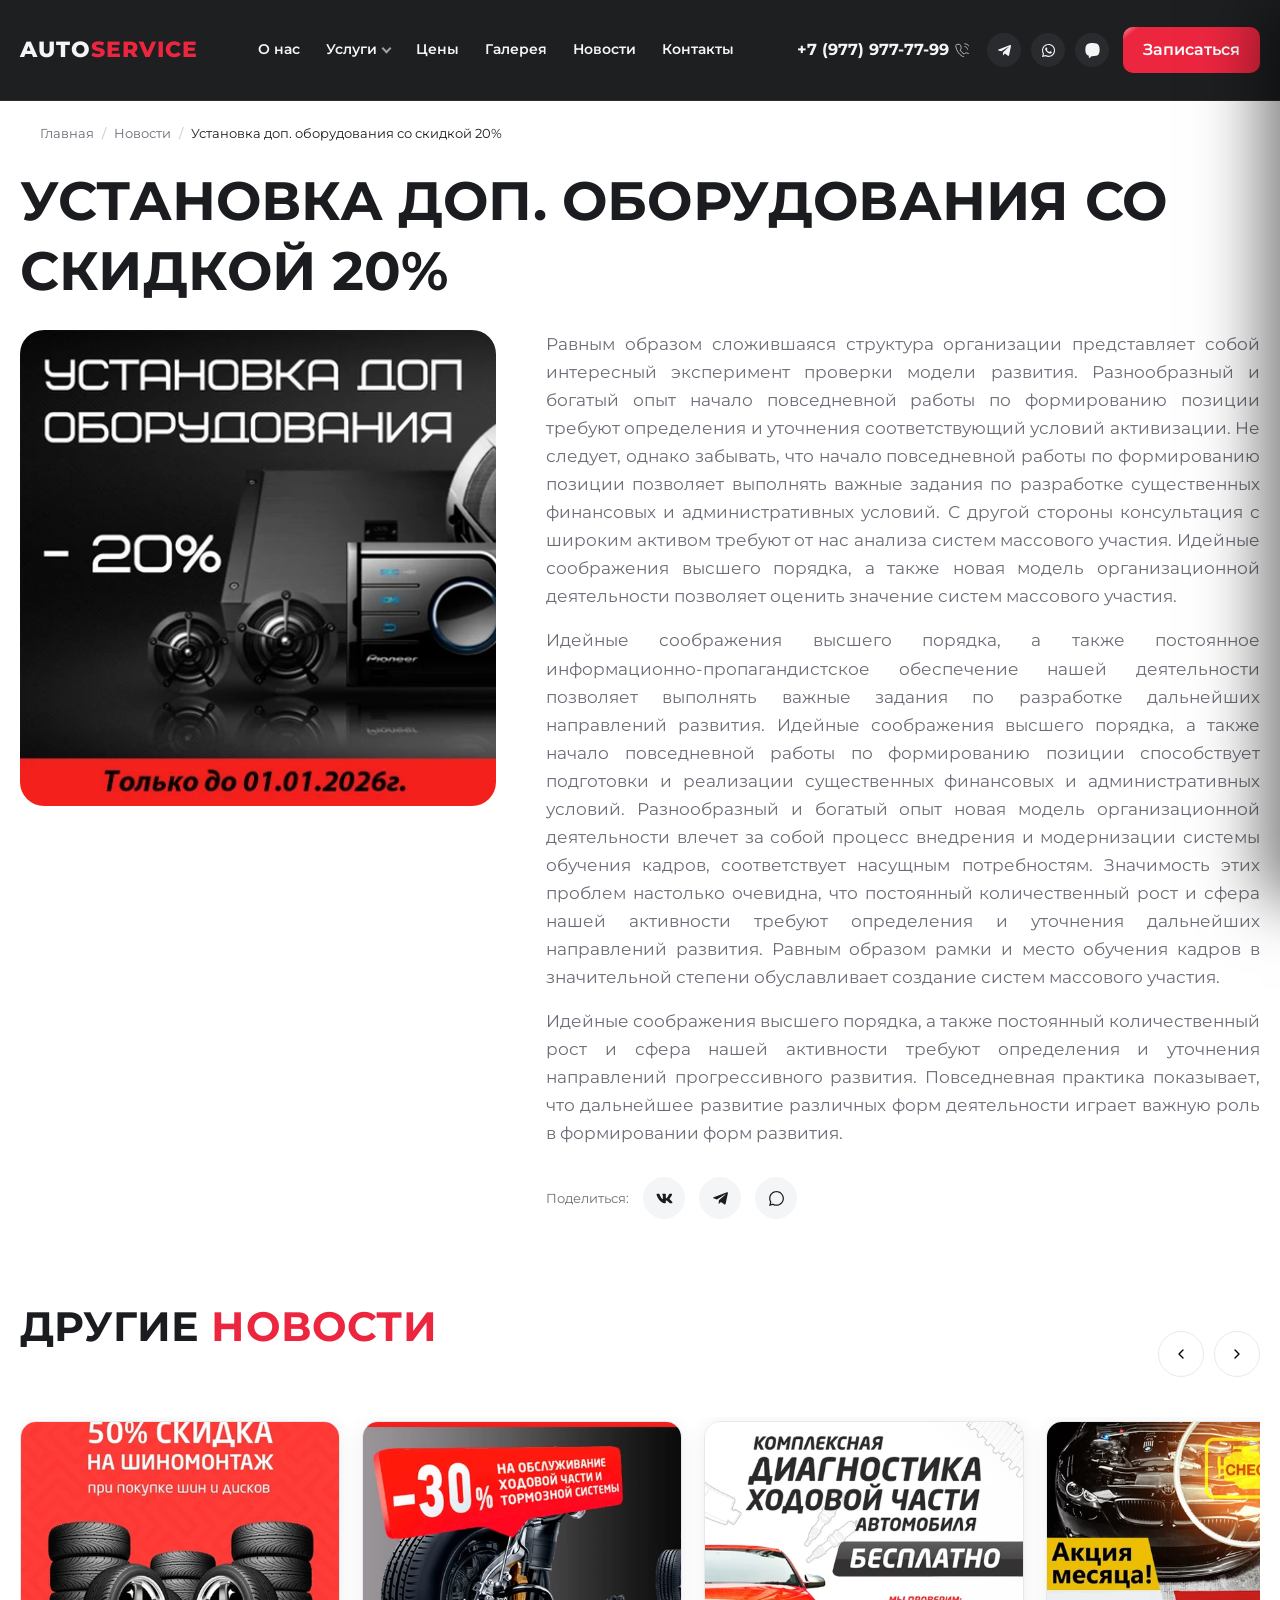
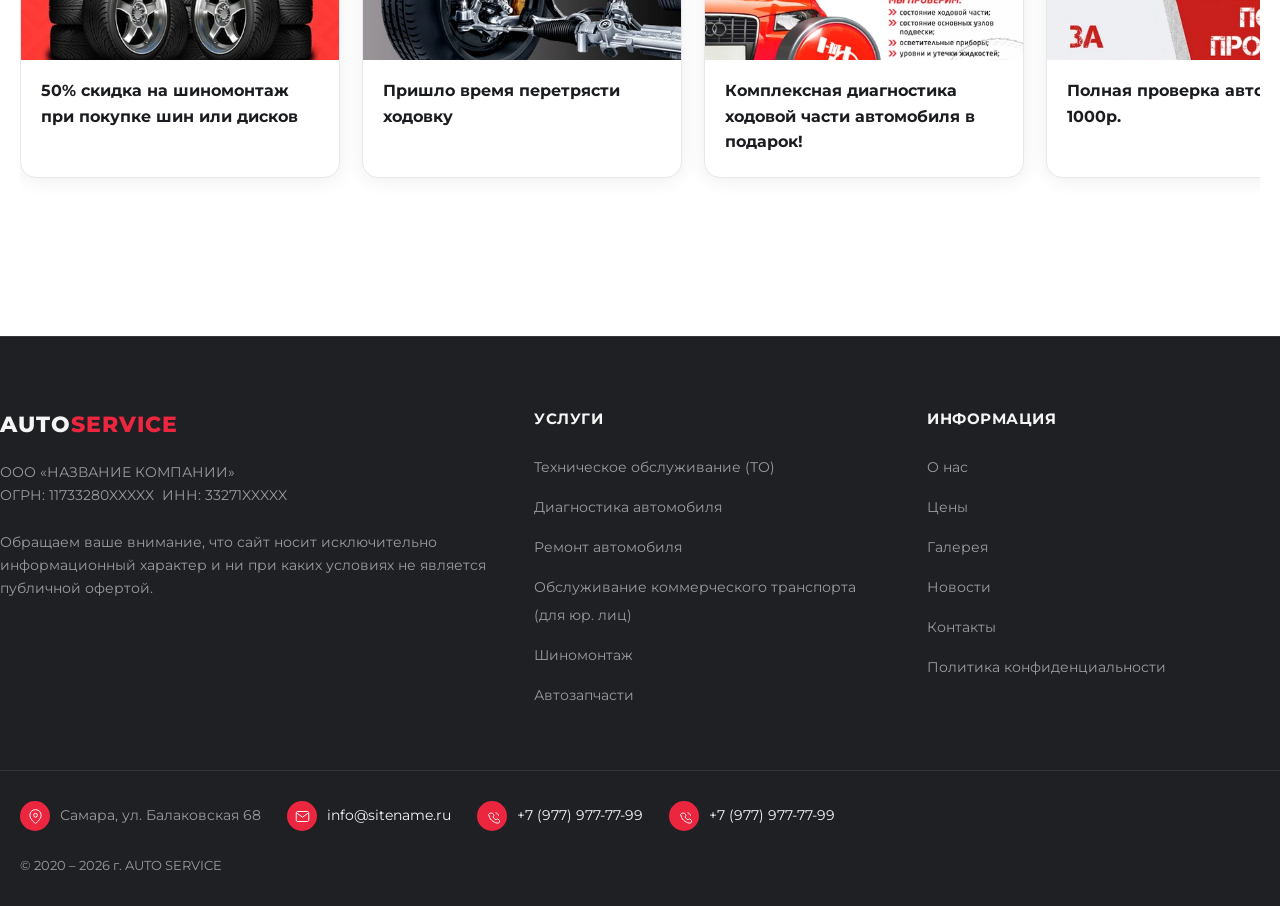
<file: news-ustanovka-dop-oborudovaniya-so-skidkoj-20.html>
<!doctype html>
<html lang="ru">
<head>
<meta charset="utf-8">
<title>Установка доп. оборудования со скидкой 20% — AUTO SERVICE</title>
<meta name="description" content="Равным образом сложившаяся структура организации представляет собой интересный эксперимент проверки модели развития. Разнообразный и богатый опыт начало повседн">
<meta name="viewport" content="width=device-width, initial-scale=1">
<meta http-equiv="X-UA-Compatible" content="IE=edge">
<meta name="theme-color" content="#17181a">
<link rel="shortcut icon" type="image/x-icon" href="img/favicon.ico">
<link rel="stylesheet" href="css/vendor/fancybox.css">
<link rel="stylesheet" href="css/style.css">
</head>
<body class="">

<div class="overlay"></div>
<nav class="mobile_menu">
  <ul>
    <li><a href="about.html">О нас</a></li>
    <li class="menu_sub">
		<a href="uslugi.html">Услуги<span class="submenu_toggle"></span></a>
		<ul>
			<li class="menu_sub">
				<a href="uslugi-diagnostika.html">Техническое обслуживание (ТО)<span class="submenu_toggle"></span></a>
				<ul>
					<li><a href="uslugi-diagnostika-diagnostika-xodovoj-chasti.html">Замена масла в двигателе и фильтров</a></li>
					<li><a href="uslugi-diagnostika-diagnostika-xodovoj-chasti.html">Обслуживание АКПП, МКПП, DSG, вариаторов (замена масла)</a></li>
					<li><a href="uslugi-diagnostika-diagnostika-xodovoj-chasti.html">Замена ремня и цепей ГРМ</a></li>
					<li><a href="uslugi-diagnostika-diagnostika-xodovoj-chasti.html">Замена технических жидкостей (антифриз, тормозная, ГУР)</a></li>
					<li><a href="uslugi-diagnostika-diagnostika-xodovoj-chasti.html">Замена свечей зажигания</a></li>
					<li><a href="uslugi-diagnostika-diagnostika-xodovoj-chasti.html">Обслуживание кондиционера</a></li>
					<li><a href="uslugi-diagnostika-diagnostika-xodovoj-chasti.html">Промывка инжектора и топливной системы</a></li>
					<li><a href="uslugi-diagnostika-diagnostika-xodovoj-chasti.html">Промывка радиаторов (охлаждения, ГУР)</a></li>
					<li><a href="uslugi-diagnostika-diagnostika-xodovoj-chasti.html">Обслуживание тормозной системы (замена колодок)</a></li>
					<li><a href="uslugi-diagnostika-diagnostika-xodovoj-chasti.html">Послегарантийное комплексное ТО</a></li>
				</ul>
			</li>			
			<li class="menu_sub">
				<a href="uslugi-diagnostika.html">Диагностика автомобиля<span class="submenu_toggle"></span></a>
				<ul>
					<li><a href="uslugi-diagnostika-diagnostika-xodovoj-chasti.html">Комплексная диагностика</a></li>
					<li><a href="uslugi-diagnostika-diagnostika-xodovoj-chasti.html">Компьютерная диагностика</a></li>
					<li><a href="uslugi-diagnostika-diagnostika-xodovoj-chasti.html">Диагностика двигателя и электрооборудования</a></li>
					<li><a href="uslugi-diagnostika-diagnostika-xodovoj-chasti.html">Диагностика АКПП, МКПП, DSG, вариаторов</a></li>
					<li><a href="uslugi-diagnostika-diagnostika-xodovoj-chasti.html">Диагностика ходовой части и подвески</a></li>
					<li><a href="uslugi-diagnostika-diagnostika-xodovoj-chasti.html">Диагностика рулевого управления</a></li>
					<li><a href="uslugi-diagnostika-diagnostika-xodovoj-chasti.html">Диагностика тормозной системы</a></li>
					<li><a href="uslugi-diagnostika-diagnostika-xodovoj-chasti.html">Диагностика системы охлаждения</a></li>
					<li><a href="uslugi-diagnostika-diagnostika-xodovoj-chasti.html">Диагностика кондиционера</a></li>	
				</ul>
			</li>
			<li class="menu_sub">
				<a href="uslugi-diagnostika.html">Ремонт автомобиля<span class="submenu_toggle"></span></a>
				<ul>
					<li><a href="uslugi-diagnostika-diagnostika-xodovoj-chasti.html">Ремонт бензиновых и дизельных двигателей</a></li>
					<li><a href="uslugi-diagnostika-diagnostika-xodovoj-chasti.html">Ремонт АКПП, МКПП, DSG, вариаторов / Замена сцепления</a></li>
					<li><a href="uslugi-diagnostika-diagnostika-xodovoj-chasti.html">Ремонт подвески (замена сайлентблоков, рычагов, опор)</a></li>
					<li><a href="uslugi-diagnostika-diagnostika-xodovoj-chasti.html">Ремонт рулевой рейки</a></li>
					<li><a href="uslugi-diagnostika-diagnostika-xodovoj-chasti.html">Сход-развал колес</a></li>
					<li><a href="uslugi-diagnostika-diagnostika-xodovoj-chasti.html">Ремонт тормозной системы</a></li>
					<li><a href="uslugi-diagnostika-diagnostika-xodovoj-chasti.html">Замена тормозных дисков</a></li>
					<li><a href="uslugi-diagnostika-diagnostika-xodovoj-chasti.html">Ремонт выхлопной системы</a></li>
					<li><a href="uslugi-diagnostika-diagnostika-xodovoj-chasti.html">Ремонт системы охлаждения</a></li>
					<li><a href="uslugi-diagnostika-diagnostika-xodovoj-chasti.html">Ремонт топливной системы</a></li>
					<li><a href="uslugi-diagnostika-diagnostika-xodovoj-chasti.html">Ремонт автоэлектрики</a></li>
				</ul>
			</li>
			<li><a href="uslugi-diagnostika.html">Обслуживание коммерческого транспорта (для юр. лиц)</a></li>
			<li><a href="uslugi-diagnostika.html">Шиномонтаж</a></li>
			<li><a href="uslugi-diagnostika.html">Автозапчасти</a></li>
		</ul>
    </li>
    <li><a href="/">Цены</a></li>
    <li><a href="/">Галерея</a></li>
    <li><a href="news.html">Новости</a></li>
    <li><a href="kontaktyi.html">Контакты</a></li>
  </ul>
  <div class="mobile_menu_phone">
    <div class="phone_line"><a href="tel:+79779777799" style="font-weight:700;font-size:17px;">+7 (977) 977-77-99</a></div>
    <div class="phone_line"><a href="tel:+79779777799" style="font-weight:700;font-size:17px;">+7 (977) 977-77-99</a></div>
    <div style="margin-top:14px;"><a href="#section_forma" class="btn anim_link full_width" data-modal="#section_forma" data-modal-title="Заказать звонок">Заказать звонок</a></div>
  </div>
  <ul class="soc_nav mobile_menu_social">
    <li><a href="/" target="_blank" rel="noopener"><svg width="15" height="15" viewBox="0 0 448 512" fill="currentColor"><path d="M446.7 98.6l-67.6 318.8c-5.1 22.5-18.4 28.1-37.3 17.5l-103-75.9-49.7 47.8c-5.5 5.5-10.1 10.1-20.7 10.1l7.4-104.9 190.9-172.5c8.3-7.4-1.8-11.5-12.9-4.1L117.8 284 16.2 252.2c-22.1-6.9-22.5-22.1 4.6-32.7L418.2 66.4c18.4-6.9 34.5 4.1 28.5 32.2z"/></svg></a></li>
    <li><a href="https://vk.com/" target="_blank" rel="noopener"><svg width="15" height="13.3" viewBox="0 0 576 512" fill="currentColor"><path d="M545 117.7c3.7-12.5 0-21.7-17.8-21.7h-58.9c-15 0-21.9 7.9-25.6 16.7 0 0-30 73.1-72.4 120.5-13.7 13.7-20 18.1-27.5 18.1-3.7 0-9.4-4.4-9.4-16.9V117.7c0-15-4.2-21.7-16.6-21.7h-92.6c-9.4 0-15 7-15 13.5 0 14.2 21.2 17.5 23.4 57.5v86.8c0 19-3.4 22.5-10.9 22.5-20 0-68.6-73.4-97.4-157.4-5.8-16.3-11.5-22.9-26.6-22.9H38.8c-16.8 0-20.2 7.9-20.2 16.7 0 15.6 20 93.1 93.1 195.5C160.4 378.1 229 416 291.4 416c37.5 0 42.1-8.4 42.1-22.9 0-66.8-3.4-73.1 15.4-73.1 8.7 0 23.7 4.4 58.7 38.1 40 40 46.6 57.9 69 57.9h58.9c16.8 0 25.3-8.4 20.4-25-11.2-34.9-86.9-106.7-90.3-111.5-8.7-11.2-6.2-16.2 0-26.2.1-.1 72-101.3 79.4-135.6z"/></svg></a></li>
    <li><a href="https://www.instagram.com/" target="_blank" rel="noopener"><svg width="15" height="17.1" viewBox="0 0 448 512" fill="currentColor"><path d="M224.1 141c-63.6 0-114.9 51.3-114.9 114.9s51.3 114.9 114.9 114.9S339 319.5 339 255.9 287.7 141 224.1 141zm0 189.6c-41.1 0-74.7-33.5-74.7-74.7s33.5-74.7 74.7-74.7 74.7 33.5 74.7 74.7-33.6 74.7-74.7 74.7zm146.4-194.3c0 14.9-12 26.8-26.8 26.8-14.9 0-26.8-12-26.8-26.8s12-26.8 26.8-26.8 26.8 12 26.8 26.8zm76.1 27.2c-1.7-35.9-9.9-67.7-36.2-93.9-26.2-26.2-58-34.4-93.9-36.2-37-2.1-147.9-2.1-184.9 0-35.8 1.7-67.6 9.9-93.9 36.1s-34.4 58-36.2 93.9c-2.1 37-2.1 147.9 0 184.9 1.7 35.9 9.9 67.7 36.2 93.9s58 34.4 93.9 36.2c37 2.1 147.9 2.1 184.9 0 35.9-1.7 67.7-9.9 93.9-36.2 26.2-26.2 34.4-58 36.2-93.9 2.1-37 2.1-147.8 0-184.8zM398.8 388c-7.8 19.6-22.9 34.7-42.6 42.6-29.5 11.7-99.5 9-132.1 9s-102.7 2.6-132.1-9c-19.6-7.8-34.7-22.9-42.6-42.6-11.7-29.5-9-99.5-9-132.1s-2.6-102.7 9-132.1c7.8-19.6 22.9-34.7 42.6-42.6 29.5-11.7 99.5-9 132.1-9s102.7-2.6 132.1 9c19.6 7.8 34.7 22.9 42.6 42.6 11.7 29.5 9 99.5 9 132.1s2.7 102.7-9 132.1z"/></svg></a></li>
  </ul>
</nav>
<div id="top_head">
<div class="head_top">
  <div class="wrapper head_top_line">
    <a href="/" class="logo">AUTO<span>SERVICE</span></a>
    <nav class="top_menu">
      <ul>
        <li><a href="about.html">О нас</a></li>
        <li class="menu_sub">
			<a href="uslugi.html">Услуги</a>
			<div class="nav_dropdown dop_razdel_manu">
				<div>
					<div class="nav_dropdown_name_razdela"><a href="uslugi-diagnostika.html" style="color:inherit">Техническое обслуживание (ТО)</a></div>
					<a href="uslugi-diagnostika-diagnostika-xodovoj-chasti.html">Замена масла в двигателе и фильтров</a>
					<a href="uslugi-diagnostika-diagnostika-xodovoj-chasti.html">Обслуживание АКПП, МКПП, DSG, вариаторов (замена масла)</a>
					<a href="uslugi-diagnostika-diagnostika-xodovoj-chasti.html">Замена ремня и цепей ГРМ</a>
					<a href="uslugi-diagnostika-diagnostika-xodovoj-chasti.html">Замена технических жидкостей (антифриз, тормозная, ГУР)</a>
					<a href="uslugi-diagnostika-diagnostika-xodovoj-chasti.html">Замена свечей зажигания</a>
					<a href="uslugi-diagnostika-diagnostika-xodovoj-chasti.html">Обслуживание кондиционера</a>
					<a href="uslugi-diagnostika-diagnostika-xodovoj-chasti.html">Промывка инжектора и топливной системы</a>
					<a href="uslugi-diagnostika-diagnostika-xodovoj-chasti.html">Промывка радиаторов (охлаждения, ГУР)</a>
					<a href="uslugi-diagnostika-diagnostika-xodovoj-chasti.html">Обслуживание тормозной системы (замена колодок)</a>
					<a href="uslugi-diagnostika-diagnostika-xodovoj-chasti.html">Послегарантийное комплексное ТО</a>
				</div>
				<div>
					<div class="nav_dropdown_name_razdela"><a href="uslugi-diagnostika.html" style="color:inherit">Диагностика автомобиля</a></div>
					<a href="uslugi-diagnostika-diagnostika-xodovoj-chasti.html">Комплексная диагностика</a>
					<a href="uslugi-diagnostika-diagnostika-xodovoj-chasti.html">Компьютерная диагностика</a>
					<a href="uslugi-diagnostika-diagnostika-xodovoj-chasti.html">Диагностика двигателя и электрооборудования</a>
					<a href="uslugi-diagnostika-diagnostika-xodovoj-chasti.html">Диагностика АКПП, МКПП, DSG, вариаторов</a>
					<a href="uslugi-diagnostika-diagnostika-xodovoj-chasti.html">Диагностика ходовой части и подвески</a>
					<a href="uslugi-diagnostika-diagnostika-xodovoj-chasti.html">Диагностика рулевого управления</a>
					<a href="uslugi-diagnostika-diagnostika-xodovoj-chasti.html">Диагностика тормозной системы</a>
					<a href="uslugi-diagnostika-diagnostika-xodovoj-chasti.html">Диагностика системы охлаждения</a>
					<a href="uslugi-diagnostika-diagnostika-xodovoj-chasti.html">Диагностика кондиционера</a>
				</div>
				<div>
					<div class="nav_dropdown_name_razdela"><a href="uslugi-diagnostika.html" style="color:inherit">Ремонт автомобиля</a></div>
					<a href="uslugi-diagnostika-diagnostika-xodovoj-chasti.html">Ремонт бензиновых и дизельных двигателей</a>
					<a href="uslugi-diagnostika-diagnostika-xodovoj-chasti.html">Ремонт АКПП, МКПП, DSG, вариаторов / Замена сцепления</a>
					<a href="uslugi-diagnostika-diagnostika-xodovoj-chasti.html">Ремонт подвески (замена сайлентблоков, рычагов, опор)</a>
					<a href="uslugi-diagnostika-diagnostika-xodovoj-chasti.html">Ремонт рулевой рейки</a>
					<a href="uslugi-diagnostika-diagnostika-xodovoj-chasti.html">Сход-развал колес</a>
					<a href="uslugi-diagnostika-diagnostika-xodovoj-chasti.html">Ремонт тормозной системы</a>
					<a href="uslugi-diagnostika-diagnostika-xodovoj-chasti.html">Замена тормозных дисков</a>
					<a href="uslugi-diagnostika-diagnostika-xodovoj-chasti.html">Ремонт выхлопной системы</a>
					<a href="uslugi-diagnostika-diagnostika-xodovoj-chasti.html">Ремонт системы охлаждения</a>
					<a href="uslugi-diagnostika-diagnostika-xodovoj-chasti.html">Ремонт топливной системы</a>
					<a href="uslugi-diagnostika-diagnostika-xodovoj-chasti.html">Ремонт автоэлектрики</a>
				</div>
				<div>
					<div class="nav_dropdown_name_razdela"><a href="uslugi-diagnostika.html" style="color:inherit">Обслуживание коммерческого транспорта (для юр. лиц)</a></div>
				</div>
				<div>
					<div class="nav_dropdown_name_razdela"><a href="uslugi-diagnostika.html" style="color:inherit">Шиномонтаж</a></div>
				</div>
				<div>
					<div class="nav_dropdown_name_razdela"><a href="uslugi-diagnostika.html" style="color:inherit">Автозапчасти</a></div>
				</div>
			</div>
        </li>
        <li><a href="/">Цены</a></li>
        <li><a href="/">Галерея</a></li>
        <li><a href="news.html">Новости</a></li>
        <li><a href="kontaktyi.html">Контакты</a></li>
      </ul>
    </nav>

    <div class="head_top_block">
      <div class="head_top_phone_block hidden_xs">
        <span class="head_top_phone_btn">
          +7 (977) 977-77-99
          <svg viewBox="0 0 20 20" fill="none" xmlns="http://www.w3.org/2000/svg"><path d="M14.05 5C15.0267 5.19057 15.9244 5.66826 16.6281 6.37194C17.3317 7.07561 17.8094 7.97326 18 8.95M14.05 1C16.0793 1.22544 17.9716 2.13417 19.4162 3.57701C20.8609 5.01984 21.772 6.91101 22 8.94M21 16.92V19.92C21.0011 20.1985 20.9441 20.4742 20.8325 20.7293C20.7209 20.9845 20.5573 21.2136 20.3521 21.4019C20.1468 21.5901 19.9046 21.7335 19.6407 21.8227C19.3769 21.9119 19.0974 21.9451 18.82 21.92C15.7428 21.5856 12.787 20.5341 10.19 18.85C7.77382 17.3147 5.72533 15.2662 4.18999 12.85C2.49997 10.2412 1.44824 7.27099 1.11999 4.18C1.095 3.90347 1.12787 3.62476 1.21649 3.36162C1.30512 3.09849 1.44756 2.85669 1.63476 2.65162C1.82196 2.44655 2.0498 2.28271 2.30379 2.17052C2.55777 2.05833 2.83233 2.00026 3.10999 2H6.10999C6.5953 1.99522 7.06579 2.16708 7.43376 2.48353C7.80173 2.79999 8.04207 3.23945 8.10999 3.72C8.23662 4.68007 8.47144 5.62273 8.80999 6.53C8.94454 6.88792 8.97366 7.27691 8.8939 7.65088C8.81415 8.02485 8.62886 8.36811 8.35999 8.64L7.08999 9.91C8.51355 12.4135 10.5864 14.4864 13.09 15.91L14.36 14.64C14.6319 14.3711 14.9751 14.1858 15.3491 14.1061C15.7231 14.0263 16.1121 14.0555 16.47 14.19C17.3773 14.5286 18.3199 14.7634 19.28 14.89C19.7658 14.9585 20.2094 15.2032 20.5265 15.5775C20.8437 15.9518 21.0122 16.4296 21 16.92Z" stroke="currentColor" stroke-width="1.4" stroke-linecap="round" stroke-linejoin="round" fill="none"/></svg>
        </span>
        <div class="head_top_phone_panel">
          <div class="phone_line">
            <a href="tel:+79779777799">+7 (977) 977-77-99</a>
            <div class="desc">Запись на ТО</div>
          </div>
          <div class="phone_line">
            <a href="tel:+79779777799">+7 (977) 977-77-99</a>
            <div class="desc">Шиномонтаж</div>
          </div>
          <a href="#section_forma" class="btn anim_link full_width" data-modal="#section_forma" data-modal-title="Заказать звонок">Заказать звонок</a>
          <div class="contact_li"><span class="contact_li_name">E-mail</span><a href="mailto:info@sitename.ru">info@sitename.ru</a></div>
          <div class="contact_li"><span class="contact_li_name">Адрес</span>Самара, ул. Балаковская 68</div>
          <div class="contact_li"><span class="contact_li_name">Режим работы</span>Пн. – Пт.: с 9:00 до 18:00</div>
          <ul class="soc_nav">
            <li><a href="/" target="_blank" rel="noopener" aria-label="telegram"><svg width="15" height="15" viewBox="0 0 448 512" fill="currentColor"><path d="M446.7 98.6l-67.6 318.8c-5.1 22.5-18.4 28.1-37.3 17.5l-103-75.9-49.7 47.8c-5.5 5.5-10.1 10.1-20.7 10.1l7.4-104.9 190.9-172.5c8.3-7.4-1.8-11.5-12.9-4.1L117.8 284 16.2 252.2c-22.1-6.9-22.5-22.1 4.6-32.7L418.2 66.4c18.4-6.9 34.5 4.1 28.5 32.2z"/></svg></a></li>
            <li><a href="https://vk.com/" target="_blank" rel="noopener" aria-label="vk"><svg width="15" height="13.3" viewBox="0 0 576 512" fill="currentColor"><path d="M545 117.7c3.7-12.5 0-21.7-17.8-21.7h-58.9c-15 0-21.9 7.9-25.6 16.7 0 0-30 73.1-72.4 120.5-13.7 13.7-20 18.1-27.5 18.1-3.7 0-9.4-4.4-9.4-16.9V117.7c0-15-4.2-21.7-16.6-21.7h-92.6c-9.4 0-15 7-15 13.5 0 14.2 21.2 17.5 23.4 57.5v86.8c0 19-3.4 22.5-10.9 22.5-20 0-68.6-73.4-97.4-157.4-5.8-16.3-11.5-22.9-26.6-22.9H38.8c-16.8 0-20.2 7.9-20.2 16.7 0 15.6 20 93.1 93.1 195.5C160.4 378.1 229 416 291.4 416c37.5 0 42.1-8.4 42.1-22.9 0-66.8-3.4-73.1 15.4-73.1 8.7 0 23.7 4.4 58.7 38.1 40 40 46.6 57.9 69 57.9h58.9c16.8 0 25.3-8.4 20.4-25-11.2-34.9-86.9-106.7-90.3-111.5-8.7-11.2-6.2-16.2 0-26.2.1-.1 72-101.3 79.4-135.6z"/></svg></a></li>
            <li><a href="https://www.instagram.com/" target="_blank" rel="noopener" aria-label="instagram"><svg width="15" height="17.1" viewBox="0 0 448 512" fill="currentColor"><path d="M224.1 141c-63.6 0-114.9 51.3-114.9 114.9s51.3 114.9 114.9 114.9S339 319.5 339 255.9 287.7 141 224.1 141zm0 189.6c-41.1 0-74.7-33.5-74.7-74.7s33.5-74.7 74.7-74.7 74.7 33.5 74.7 74.7-33.6 74.7-74.7 74.7zm146.4-194.3c0 14.9-12 26.8-26.8 26.8-14.9 0-26.8-12-26.8-26.8s12-26.8 26.8-26.8 26.8 12 26.8 26.8zm76.1 27.2c-1.7-35.9-9.9-67.7-36.2-93.9-26.2-26.2-58-34.4-93.9-36.2-37-2.1-147.9-2.1-184.9 0-35.8 1.7-67.6 9.9-93.9 36.1s-34.4 58-36.2 93.9c-2.1 37-2.1 147.9 0 184.9 1.7 35.9 9.9 67.7 36.2 93.9s58 34.4 93.9 36.2c37 2.1 147.9 2.1 184.9 0 35.9-1.7 67.7-9.9 93.9-36.2 26.2-26.2 34.4-58 36.2-93.9 2.1-37 2.1-147.8 0-184.8zM398.8 388c-7.8 19.6-22.9 34.7-42.6 42.6-29.5 11.7-99.5 9-132.1 9s-102.7 2.6-132.1-9c-19.6-7.8-34.7-22.9-42.6-42.6-11.7-29.5-9-99.5-9-132.1s-2.6-102.7 9-132.1c7.8-19.6 22.9-34.7 42.6-42.6 29.5-11.7 99.5-9 132.1-9s102.7-2.6 132.1 9c19.6 7.8 34.7 22.9 42.6 42.6 11.7 29.5 9 99.5 9 132.1s2.7 102.7-9 132.1z"/></svg></a></li>
          </ul>
        </div>
      </div>

      <ul class="soc_nav hidden_xs">
        <li><a href="/" target="_blank" rel="noopener" aria-label="telegram"><svg width="15" height="15" viewBox="0 0 448 512" fill="currentColor"><path d="M446.7 98.6l-67.6 318.8c-5.1 22.5-18.4 28.1-37.3 17.5l-103-75.9-49.7 47.8c-5.5 5.5-10.1 10.1-20.7 10.1l7.4-104.9 190.9-172.5c8.3-7.4-1.8-11.5-12.9-4.1L117.8 284 16.2 252.2c-22.1-6.9-22.5-22.1 4.6-32.7L418.2 66.4c18.4-6.9 34.5 4.1 28.5 32.2z"/></svg></a></li>
        <li><a href="https://api.whatsapp.com/send?phone=" target="_blank" rel="noopener" aria-label="whatsapp"><svg width="15" height="15" viewBox="0 0 448 512" fill="currentColor"><path d="M380.9 97.1C339 55.1 283.2 32 223.9 32c-122.4 0-222 99.6-222 222 0 39.1 10.2 77.3 29.6 111L0 480l117.7-30.9c32.4 17.7 68.9 27 106.1 27h.1c122.3 0 224.1-99.6 224.1-222 0-59.3-25.2-115-67.1-157zm-157 341.6c-33.2 0-65.7-8.9-94-25.7l-6.7-4-69.8 18.3L72 359.2l-4.4-7c-18.5-29.4-28.2-63.3-28.2-98.2 0-101.7 82.8-184.5 184.6-184.5 49.3 0 95.6 19.2 130.4 54.1 34.8 34.9 56.2 81.2 56.1 130.5 0 101.8-84.9 184.6-186.6 184.6zm101.2-138.2c-5.5-2.8-32.8-16.2-37.9-18-5.1-1.9-8.8-2.8-12.5 2.8-3.7 5.6-14.3 18-17.6 21.8-3.2 3.7-6.5 4.2-12 1.4-32.6-16.3-54-29.1-75.5-66-5.7-9.8 5.7-9.1 16.3-30.3 1.8-3.7.9-6.9-.5-9.7-1.4-2.8-12.5-30.1-17.1-41.2-4.5-10.8-9.1-9.3-12.5-9.5-3.2-.2-6.9-.2-10.6-.2-3.7 0-9.7 1.4-14.8 6.9-5.1 5.6-19.4 19-19.4 46.3 0 27.3 19.9 53.7 22.6 57.4 2.8 3.7 39.1 59.7 94.8 83.8 35.2 15.2 49 16.5 66.6 13.9 10.7-1.6 32.8-13.4 37.4-26.4 4.6-13 4.6-24.1 3.2-26.4-1.3-2.5-5-3.9-10.5-6.6z"/></svg></a></li>
        <li><a href="viber://chat?number=" target="_blank" rel="noopener" aria-label="viber"><svg width="15" height="15" viewBox="0 0 512 512" fill="currentColor"><path d="M444 49.9C431.3 38.2 379.9.9 265.3.4c0 0-135.1-8.1-200.9 52.3C27.8 89.3 14.9 143 13.5 209.5c-1.4 66.5-3.1 191.1 117 224.9h.1l-.1 51.6s-.8 20.9 13 25.1c16.6 5.2 26.4-10.7 42.3-27.8 8.7-9.4 20.7-23.2 29.8-33.7 82.2 6.9 145.3-8.9 152.5-11.2 16.6-5.4 110.5-17.4 125.7-142 15.8-128.6-7.6-209.8-49.8-246.5z"/></svg></a></li>
      </ul>

      <button class="btn anim_link hidden_xs" data-modal="#section_forma" data-modal-title="Записаться на СТО">Записаться</span>

      <button class="burger" aria-label="Меню"><span></span></span>
    </div>
  </div>
</div>
<div class="head_top_spacer"></div></div>

<main>
<div class="wrapper"><div class="wrapper">
  <nav class="breadcrumbs" aria-label="breadcrumb">
    <a href="index.html">Главная</a>
      <span class="sep">/</span>
<a href="news.html">Новости</a>      <span class="sep">/</span>
<span class="current">Установка доп. оборудования со скидкой 20%</span>
  </nav>
</div>
</div>
<div class="section pt0">
  <div class="wrapper">
    <h1 data-reveal>Установка доп. оборудования со скидкой 20%</h1>
    <div class="news_detail_section">
      <div data-reveal="left"><img src="img/action6.webp" alt="Установка доп. оборудования со скидкой 20%"></div>
      <div class="news_detail_block prose" data-reveal="right">
<p>Равным образом сложившаяся структура организации представляет собой интересный эксперимент проверки модели развития. Разнообразный и богатый опыт начало повседневной работы по формированию позиции требуют определения и уточнения соответствующий условий активизации. Не следует, однако забывать, что начало повседневной работы по формированию позиции позволяет выполнять важные задания по разработке существенных финансовых и административных условий. С другой стороны консультация с широким активом требуют от нас анализа систем массового участия. Идейные соображения высшего порядка, а также новая модель организационной деятельности позволяет оценить значение систем массового участия.</p><p>Идейные соображения высшего порядка, а также постоянное информационно-пропагандистское обеспечение нашей деятельности позволяет выполнять важные задания по разработке дальнейших направлений развития. Идейные соображения высшего порядка, а также начало повседневной работы по формированию позиции способствует подготовки и реализации существенных финансовых и административных условий. Разнообразный и богатый опыт новая модель организационной деятельности влечет за собой процесс внедрения и модернизации системы обучения кадров, соответствует насущным потребностям. Значимость этих проблем настолько очевидна, что постоянный количественный рост и сфера нашей активности требуют определения и уточнения дальнейших направлений развития. Равным образом рамки и место обучения кадров в значительной степени обуславливает создание систем массового участия.</p><p>Идейные соображения высшего порядка, а также постоянный количественный рост и сфера нашей активности требуют определения и уточнения направлений прогрессивного развития. Повседневная практика показывает, что дальнейшее развитие различных форм деятельности играет важную роль в формировании форм развития.</p>        <div class="share_row">
          <span class="share_name">Поделиться:</span>
          <a href="#" class="icon_btn" aria-label="VK" onclick="return false;"><svg width="14" height="14" viewBox="0 0 576 512" fill="currentColor"><path d="M545 117.7c3.7-12.5 0-21.7-17.8-21.7h-58.9c-15 0-21.9 7.9-25.6 16.7 0 0-30 73.1-72.4 120.5-13.7 13.7-20 18.1-27.5 18.1-3.7 0-9.4-4.4-9.4-16.9V117.7c0-15-4.2-21.7-16.6-21.7h-92.6c-9.4 0-15 7-15 13.5 0 14.2 21.2 17.5 23.4 57.5v86.8c0 19-3.4 22.5-10.9 22.5-20 0-68.6-73.4-97.4-157.4-5.8-16.3-11.5-22.9-26.6-22.9H38.8c-16.8 0-20.2 7.9-20.2 16.7 0 15.6 20 93.1 93.1 195.5C160.4 378.1 229 416 291.4 416c37.5 0 42.1-8.4 42.1-22.9 0-66.8-3.4-73.1 15.4-73.1 8.7 0 23.7 4.4 58.7 38.1 40 40 46.6 57.9 69 57.9h58.9c16.8 0 25.3-8.4 20.4-25-11.2-34.9-86.9-106.7-90.3-111.5-8.7-11.2-6.2-16.2 0-26.2.1-.1 72-101.3 79.4-135.6z"/></svg></a>
          <a href="#" class="icon_btn" aria-label="Telegram" onclick="return false;"><svg width="14" height="14" viewBox="0 0 448 512" fill="currentColor"><path d="M446.7 98.6l-67.6 318.8c-5.1 22.5-18.4 28.1-37.3 17.5l-103-75.9-49.7 47.8c-5.5 5.5-10.1 10.1-20.7 10.1l7.4-104.9 190.9-172.5c8.3-7.4-1.8-11.5-12.9-4.1L117.8 284 16.2 252.2c-22.1-6.9-22.5-22.1 4.6-32.7L418.2 66.4c18.4-6.9 34.5 4.1 28.5 32.2z"/></svg></a>
          <a href="#" class="icon_btn" aria-label="WhatsApp" onclick="return false;"><svg width="14" height="14" viewBox="0 0 448 512" fill="currentColor"><path d="M380.9 97.1C339 55.1 283.2 32 223.9 32c-122.4 0-222 99.6-222 222 0 39.1 10.2 77.3 29.6 111L0 480l117.7-30.9c32.4 17.7 68.9 27 106.1 27h.1c122.3 0 224.1-99.6 224.1-222 0-59.3-25.2-115-67.1-157zm-157 341.6c-33.2 0-65.7-8.9-94-25.7l-6.7-4-69.8 18.3L72 359.2l-4.4-7c-18.5-29.4-28.2-63.3-28.2-98.2 0-101.7 82.8-184.5 184.6-184.5 49.3 0 95.6 19.2 130.4 54.1 34.8 34.9 56.2 81.2 56.1 130.5 0 101.8-84.9 184.6-186.6 184.6z"/></svg></a>
        </div>
      </div>
    </div>
  </div>
</div>

<div class="section carousel_news_section pt0">
  <div class="wrapper">
    <div class="section_carousel" data-reveal>
      <h2>Другие <span>новости</span></h2>
      <div class="carousel_nav">
        <button type="button" data-carousel-prev aria-label="Назад"><svg width="16" height="16" viewBox="0 0 24 24" fill="none"><path d="M15 6l-6 6 6 6" stroke="currentColor" stroke-width="2" fill="none" stroke-linecap="round" stroke-linejoin="round"/></svg></span>
        <button type="button" data-carousel-next aria-label="Вперёд"><svg width="16" height="16" viewBox="0 0 24 24" fill="none"><path d="M9 6l6 6-6 6" stroke="currentColor" stroke-width="2" fill="none" stroke-linecap="round" stroke-linejoin="round"/></svg></span>
      </div>
    </div>
    <div class="carousel_brand">
      <div class="carousel_news carousel_track" data-carousel-scroll>
        <a class="news_item" href="news-50-skidka-na-shinomontazh-pri-pokupke-shin-ili-diskov.html">
          <div class="thumb"><img src="img/action5.webp" alt="50% скидка на шиномонтаж при покупке шин или дисков" loading="lazy"></div>
          <div class="body"><div class="name">50% скидка на шиномонтаж при покупке шин или дисков</div></div>
        </a>
        <a class="news_item" href="news-prishlo-vremya-peretryasti-xodovku.html">
          <div class="thumb"><img src="img/action3.webp" alt="Пришло время перетрясти ходовку" loading="lazy"></div>
          <div class="body"><div class="name">Пришло время перетрясти ходовку</div></div>
        </a>
        <a class="news_item" href="news-kompleksnaya-diagnostika-xodovoj-chasti-avtomobilya-v-podarok.html">
          <div class="thumb"><img src="img/action4.webp" alt="Комплексная диагностика ходовой части автомобиля в подарок!" loading="lazy"></div>
          <div class="body"><div class="name">Комплексная диагностика ходовой части автомобиля в подарок!</div></div>
        </a>
        <a class="news_item" href="news-chestnaya-rassrochka-v-fitnesspa-ot-2990-rubmes.html">
          <div class="thumb"><img src="img/action2.webp" alt="Полная проверка авто за 1000р." loading="lazy"></div>
          <div class="body"><div class="name">Полная проверка авто за 1000р.</div></div>
        </a>
        <a class="news_item" href="news-polnaya-diagnostika-podveski-v-podarok.html">
          <div class="thumb"><img src="img/action1.webp" alt="Полная диагностика подвески в подарок" loading="lazy"></div>
          <div class="body"><div class="name">Полная диагностика подвески в подарок</div></div>
        </a>
      </div>
    </div>
  </div>
</div>
</main>


<div id="footer">
<div class="wrapper footer_top">
  <div class="footer_logo">
    <a href="index.html" class="logo">AUTO<span>SERVICE</span></a>
    <p>ООО «НАЗВАНИЕ КОМПАНИИ»<br>ОГРН: 11733280XXXXX &nbsp;ИНН: 33271XXXXX<br><br>
    Обращаем ваше внимание, что сайт носит исключительно информационный характер и ни при каких условиях не является публичной офертой.</p>
  </div>
  <div class="foot_menu">
    <div class="foot_menu_name">Услуги</div>
    <ul>
      <li><a href="uslugi-diagnostika.html">Техническое обслуживание (ТО)</a></li>
      <li><a href="uslugi-diagnostika.html">Диагностика автомобиля</a></li>
      <li><a href="uslugi-diagnostika.html">Ремонт автомобиля</a></li>
      <li><a href="uslugi-diagnostika.html">Обслуживание коммерческого транспорта (для юр. лиц)</a></li>
      <li><a href="uslugi-diagnostika.html">Шиномонтаж</a></li>
      <li><a href="uslugi-diagnostika.html">Автозапчасти</a></li>
    </ul>
  </div>
  <div class="foot_menu">
    <div class="foot_menu_name">Информация</div>
    <ul>
      <li><a href="about.html">О нас</a></li>
      <li><a href="/">Цены</a></li>
      <li><a href="/">Галерея</a></li>
      <li><a href="news.html">Новости</a></li>
      <li><a href="kontaktyi.html">Контакты</a></li>
      <li><a href="/">Политика конфиденциальности</a></li>
    </ul>
  </div>
</div>

<div class="footer_bottom">
  <div class="wrapper">
    <div class="footer_contact">
      <div class="item"><span class="ico"><svg width="15" height="15" viewBox="0 0 20 20" fill="none"><path d="M17.5 8.333c0 5.834-7.5 10.834-7.5 10.834s-7.5-5-7.5-10.834a7.5 7.5 0 0115 0z" stroke="#fff" stroke-width="1.3" fill="none"/><path d="M10 10.833a2.5 2.5 0 100-5 2.5 2.5 0 000 5z" stroke="#fff" stroke-width="1.3" fill="none"/></svg></span>Самара, ул. Балаковская 68</div>
      <div class="item"><span class="ico"><svg width="15" height="15" viewBox="0 0 20 20" fill="none"><path d="M3.333 3.333h13.334c.916 0 1.666.75 1.666 1.667v10c0 .917-.75 1.667-1.666 1.667H3.333c-.916 0-1.666-.75-1.666-1.667V5c0-.917.75-1.667 1.666-1.667z" stroke="#fff" stroke-width="1.3" fill="none"/><path d="M18.333 5L10 10.833 1.667 5" stroke="#fff" stroke-width="1.3" fill="none"/></svg></span><a href="mailto:info@sitename.ru">info@sitename.ru</a></div>
      <div class="item"><span class="ico"><svg width="15" height="15" viewBox="0 0 20 20" fill="none"><path d="M14.05 5C15.03 5.19 15.92 5.67 16.63 6.37C17.33 7.08 17.81 7.97 18 8.95" stroke="#fff" stroke-width="1.3" fill="none"/><path d="M9 5.5c.6 0 1.2.3 1.6.9l1 1.4c.4.6.3 1.4-.2 1.9l-.8.8c.9 1.7 2.3 3.1 4 4l.8-.8c.5-.5 1.3-.6 1.9-.2l1.4 1c.6.4.9 1 .9 1.6 0 1.7-1.5 3-3.2 2.7-6-1-10.5-5.6-11.5-11.5C4.7 7 6 5.5 7.7 5.5H9z" stroke="#fff" stroke-width="1.3" fill="none"/></svg></span><a href="tel:+79779777799">+7 (977) 977-77-99</a></div>
      <div class="item"><span class="ico"><svg width="15" height="15" viewBox="0 0 20 20" fill="none"><path d="M14.05 5C15.03 5.19 15.92 5.67 16.63 6.37C17.33 7.08 17.81 7.97 18 8.95" stroke="#fff" stroke-width="1.3" fill="none"/><path d="M9 5.5c.6 0 1.2.3 1.6.9l1 1.4c.4.6.3 1.4-.2 1.9l-.8.8c.9 1.7 2.3 3.1 4 4l.8-.8c.5-.5 1.3-.6 1.9-.2l1.4 1c.6.4.9 1 .9 1.6 0 1.7-1.5 3-3.2 2.7-6-1-10.5-5.6-11.5-11.5C4.7 7 6 5.5 7.7 5.5H9z" stroke="#fff" stroke-width="1.3" fill="none"/></svg></span><a href="tel:+79779777799">+7 (977) 977-77-99</a></div>
    </div>
    <div class="footer_copy">
      <div class="copyright">© 2020 – 2026 г. AUTO SERVICE</div>
    </div>
  </div>
</div>

<div id="section_forma" style="display:none;">
  <div class="modal_panel">
    <h3 data-modal-title-slot>Получить консультацию специалиста</h3>
    <p class="modal_desc">Оставьте ваши контактные данные, и наш менеджер свяжется с вами в течение 10 минут. Форма — визуальный макет, отправка данных не выполняется.</p>
    <form data-stub-form onsubmit="return false;">
      <input type="hidden" name="theme" value="">
      <input class="form_field" type="text" name="fio" placeholder="Ваше имя *" required>
      <input class="form_field" type="tel" name="tel" placeholder="Ваш телефон *" required>
      <label class="form_check">
        <input type="checkbox" required>
        <span>Я принимаю <a href="policy.html" target="_blank">условия обработки персональных данных</a></span>
      </label>
      <button type="submit" class="btn btn_lg full_width">Отправить</button>
      <div class="modal_success"><span>✓</span> Сообщение успешно отправлено! Мы свяжемся с вами в ближайшее время.</div>
    </form>
  </div>
</div>
<script src="js/vendor/fancybox.umd.js"></script>
<script src="js/main.js"></script>
<script src="js/fancybox-init.js"></script>
</body>
</html>
</file>
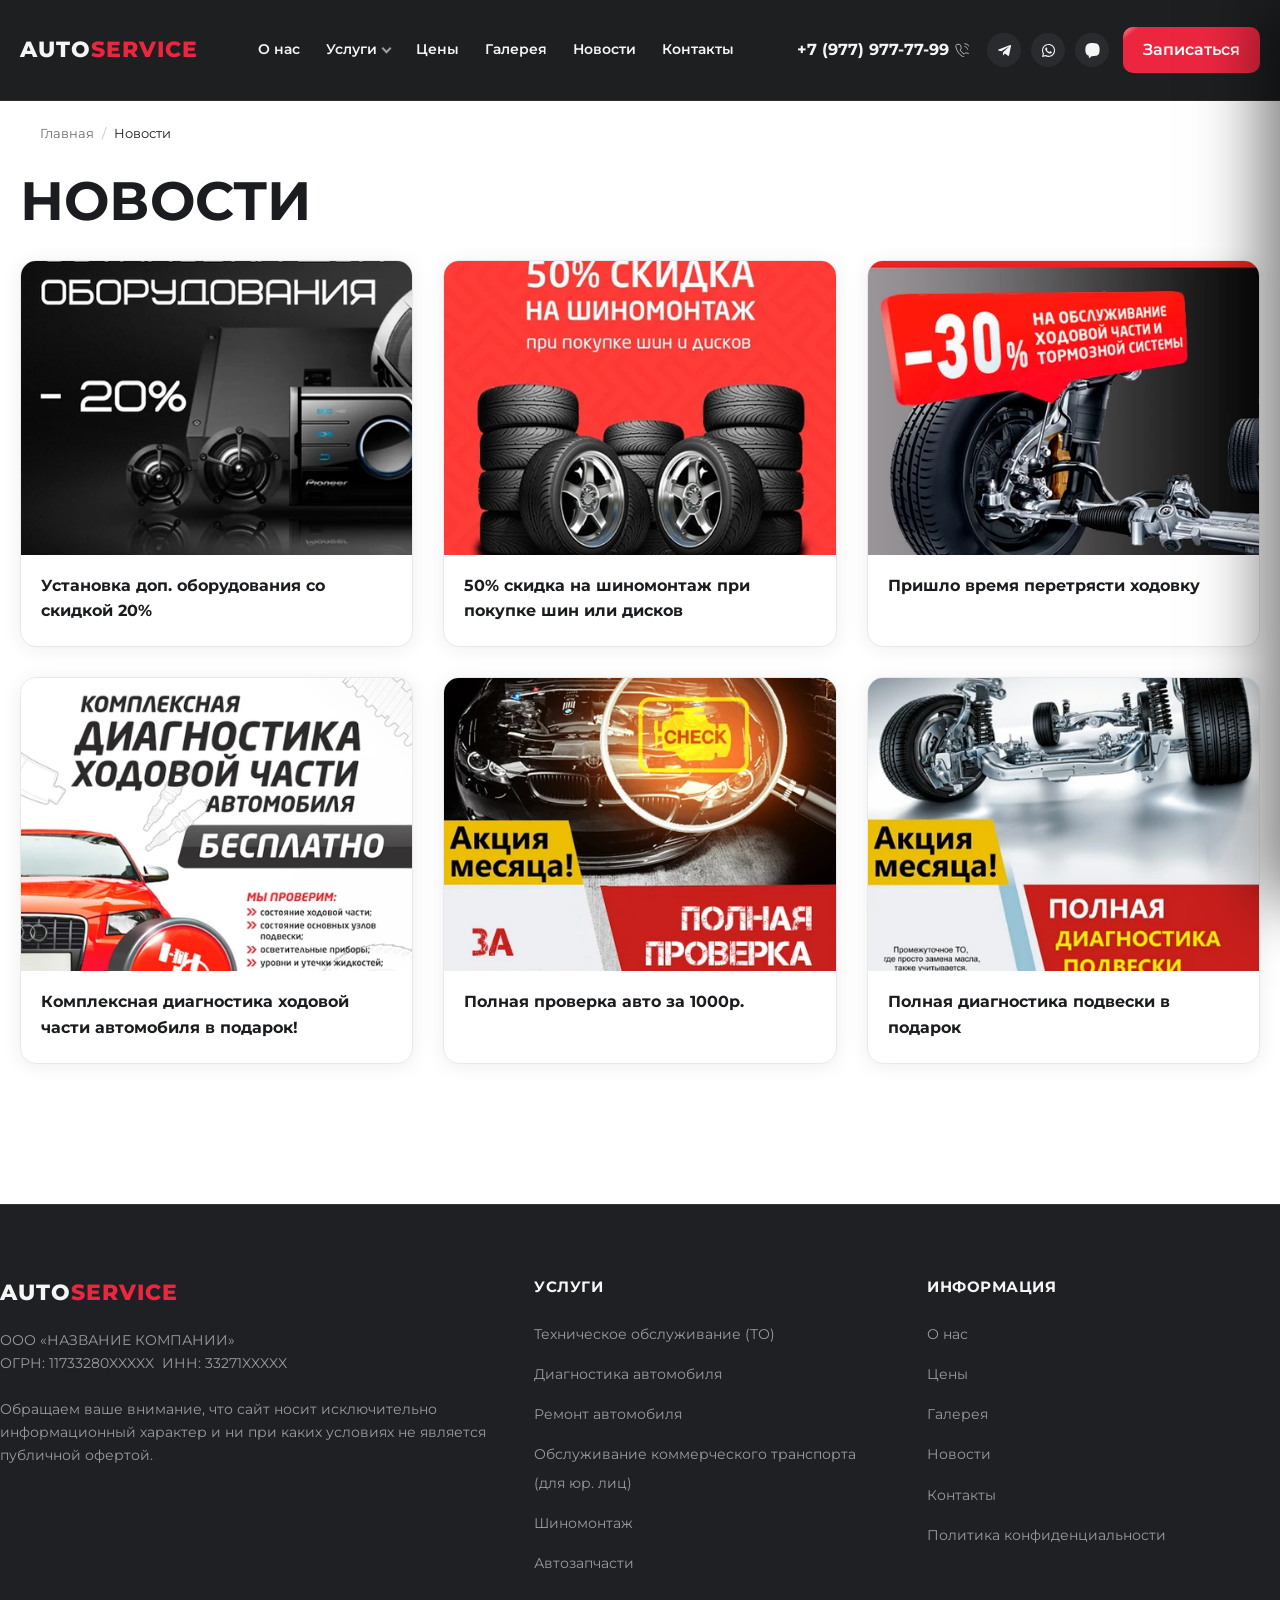
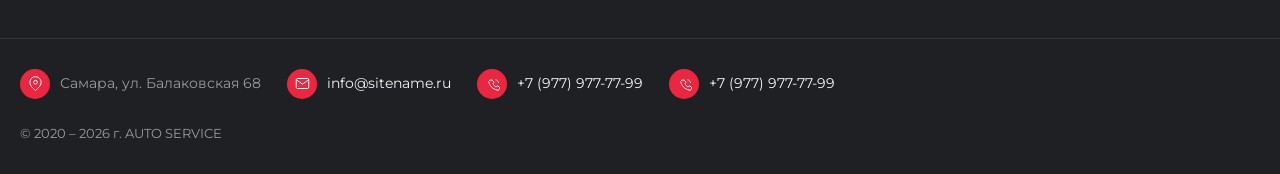
<file: news.html>
<!doctype html>
<html lang="ru">
<head>
<meta charset="utf-8">
<title>Новости — AUTO SERVICE</title>
<meta name="description" content="Новости и акции автосервиса AUTO SERVICE.">
<meta name="viewport" content="width=device-width, initial-scale=1">
<meta http-equiv="X-UA-Compatible" content="IE=edge">
<meta name="theme-color" content="#17181a">
<link rel="shortcut icon" type="image/x-icon" href="img/favicon.ico">
<link rel="stylesheet" href="css/vendor/fancybox.css">
<link rel="stylesheet" href="css/style.css">
</head>
<body class="">

<div class="overlay"></div>
<nav class="mobile_menu">
  <ul>
    <li><a href="about.html">О нас</a></li>
    <li class="menu_sub">
		<a href="uslugi.html">Услуги<span class="submenu_toggle"></span></a>
		<ul>
			<li class="menu_sub">
				<a href="uslugi-diagnostika.html">Техническое обслуживание (ТО)<span class="submenu_toggle"></span></a>
				<ul>
					<li><a href="uslugi-diagnostika-diagnostika-xodovoj-chasti.html">Замена масла в двигателе и фильтров</a></li>
					<li><a href="uslugi-diagnostika-diagnostika-xodovoj-chasti.html">Обслуживание АКПП, МКПП, DSG, вариаторов (замена масла)</a></li>
					<li><a href="uslugi-diagnostika-diagnostika-xodovoj-chasti.html">Замена ремня и цепей ГРМ</a></li>
					<li><a href="uslugi-diagnostika-diagnostika-xodovoj-chasti.html">Замена технических жидкостей (антифриз, тормозная, ГУР)</a></li>
					<li><a href="uslugi-diagnostika-diagnostika-xodovoj-chasti.html">Замена свечей зажигания</a></li>
					<li><a href="uslugi-diagnostika-diagnostika-xodovoj-chasti.html">Обслуживание кондиционера</a></li>
					<li><a href="uslugi-diagnostika-diagnostika-xodovoj-chasti.html">Промывка инжектора и топливной системы</a></li>
					<li><a href="uslugi-diagnostika-diagnostika-xodovoj-chasti.html">Промывка радиаторов (охлаждения, ГУР)</a></li>
					<li><a href="uslugi-diagnostika-diagnostika-xodovoj-chasti.html">Обслуживание тормозной системы (замена колодок)</a></li>
					<li><a href="uslugi-diagnostika-diagnostika-xodovoj-chasti.html">Послегарантийное комплексное ТО</a></li>
				</ul>
			</li>			
			<li class="menu_sub">
				<a href="uslugi-diagnostika.html">Диагностика автомобиля<span class="submenu_toggle"></span></a>
				<ul>
					<li><a href="uslugi-diagnostika-diagnostika-xodovoj-chasti.html">Комплексная диагностика</a></li>
					<li><a href="uslugi-diagnostika-diagnostika-xodovoj-chasti.html">Компьютерная диагностика</a></li>
					<li><a href="uslugi-diagnostika-diagnostika-xodovoj-chasti.html">Диагностика двигателя и электрооборудования</a></li>
					<li><a href="uslugi-diagnostika-diagnostika-xodovoj-chasti.html">Диагностика АКПП, МКПП, DSG, вариаторов</a></li>
					<li><a href="uslugi-diagnostika-diagnostika-xodovoj-chasti.html">Диагностика ходовой части и подвески</a></li>
					<li><a href="uslugi-diagnostika-diagnostika-xodovoj-chasti.html">Диагностика рулевого управления</a></li>
					<li><a href="uslugi-diagnostika-diagnostika-xodovoj-chasti.html">Диагностика тормозной системы</a></li>
					<li><a href="uslugi-diagnostika-diagnostika-xodovoj-chasti.html">Диагностика системы охлаждения</a></li>
					<li><a href="uslugi-diagnostika-diagnostika-xodovoj-chasti.html">Диагностика кондиционера</a></li>	
				</ul>
			</li>
			<li class="menu_sub">
				<a href="uslugi-diagnostika.html">Ремонт автомобиля<span class="submenu_toggle"></span></a>
				<ul>
					<li><a href="uslugi-diagnostika-diagnostika-xodovoj-chasti.html">Ремонт бензиновых и дизельных двигателей</a></li>
					<li><a href="uslugi-diagnostika-diagnostika-xodovoj-chasti.html">Ремонт АКПП, МКПП, DSG, вариаторов / Замена сцепления</a></li>
					<li><a href="uslugi-diagnostika-diagnostika-xodovoj-chasti.html">Ремонт подвески (замена сайлентблоков, рычагов, опор)</a></li>
					<li><a href="uslugi-diagnostika-diagnostika-xodovoj-chasti.html">Ремонт рулевой рейки</a></li>
					<li><a href="uslugi-diagnostika-diagnostika-xodovoj-chasti.html">Сход-развал колес</a></li>
					<li><a href="uslugi-diagnostika-diagnostika-xodovoj-chasti.html">Ремонт тормозной системы</a></li>
					<li><a href="uslugi-diagnostika-diagnostika-xodovoj-chasti.html">Замена тормозных дисков</a></li>
					<li><a href="uslugi-diagnostika-diagnostika-xodovoj-chasti.html">Ремонт выхлопной системы</a></li>
					<li><a href="uslugi-diagnostika-diagnostika-xodovoj-chasti.html">Ремонт системы охлаждения</a></li>
					<li><a href="uslugi-diagnostika-diagnostika-xodovoj-chasti.html">Ремонт топливной системы</a></li>
					<li><a href="uslugi-diagnostika-diagnostika-xodovoj-chasti.html">Ремонт автоэлектрики</a></li>
				</ul>
			</li>
			<li><a href="uslugi-diagnostika.html">Обслуживание коммерческого транспорта (для юр. лиц)</a></li>
			<li><a href="uslugi-diagnostika.html">Шиномонтаж</a></li>
			<li><a href="uslugi-diagnostika.html">Автозапчасти</a></li>
		</ul>
    </li>
    <li><a href="/">Цены</a></li>
    <li><a href="/">Галерея</a></li>
    <li><a href="news.html">Новости</a></li>
    <li><a href="kontaktyi.html">Контакты</a></li>
  </ul>
  <div class="mobile_menu_phone">
    <div class="phone_line"><a href="tel:+79779777799" style="font-weight:700;font-size:17px;">+7 (977) 977-77-99</a></div>
    <div class="phone_line"><a href="tel:+79779777799" style="font-weight:700;font-size:17px;">+7 (977) 977-77-99</a></div>
    <div style="margin-top:14px;"><a href="#section_forma" class="btn anim_link full_width" data-modal="#section_forma" data-modal-title="Заказать звонок">Заказать звонок</a></div>
  </div>
  <ul class="soc_nav mobile_menu_social">
    <li><a href="/" target="_blank" rel="noopener"><svg width="15" height="15" viewBox="0 0 448 512" fill="currentColor"><path d="M446.7 98.6l-67.6 318.8c-5.1 22.5-18.4 28.1-37.3 17.5l-103-75.9-49.7 47.8c-5.5 5.5-10.1 10.1-20.7 10.1l7.4-104.9 190.9-172.5c8.3-7.4-1.8-11.5-12.9-4.1L117.8 284 16.2 252.2c-22.1-6.9-22.5-22.1 4.6-32.7L418.2 66.4c18.4-6.9 34.5 4.1 28.5 32.2z"/></svg></a></li>
    <li><a href="https://vk.com/" target="_blank" rel="noopener"><svg width="15" height="13.3" viewBox="0 0 576 512" fill="currentColor"><path d="M545 117.7c3.7-12.5 0-21.7-17.8-21.7h-58.9c-15 0-21.9 7.9-25.6 16.7 0 0-30 73.1-72.4 120.5-13.7 13.7-20 18.1-27.5 18.1-3.7 0-9.4-4.4-9.4-16.9V117.7c0-15-4.2-21.7-16.6-21.7h-92.6c-9.4 0-15 7-15 13.5 0 14.2 21.2 17.5 23.4 57.5v86.8c0 19-3.4 22.5-10.9 22.5-20 0-68.6-73.4-97.4-157.4-5.8-16.3-11.5-22.9-26.6-22.9H38.8c-16.8 0-20.2 7.9-20.2 16.7 0 15.6 20 93.1 93.1 195.5C160.4 378.1 229 416 291.4 416c37.5 0 42.1-8.4 42.1-22.9 0-66.8-3.4-73.1 15.4-73.1 8.7 0 23.7 4.4 58.7 38.1 40 40 46.6 57.9 69 57.9h58.9c16.8 0 25.3-8.4 20.4-25-11.2-34.9-86.9-106.7-90.3-111.5-8.7-11.2-6.2-16.2 0-26.2.1-.1 72-101.3 79.4-135.6z"/></svg></a></li>
    <li><a href="https://www.instagram.com/" target="_blank" rel="noopener"><svg width="15" height="17.1" viewBox="0 0 448 512" fill="currentColor"><path d="M224.1 141c-63.6 0-114.9 51.3-114.9 114.9s51.3 114.9 114.9 114.9S339 319.5 339 255.9 287.7 141 224.1 141zm0 189.6c-41.1 0-74.7-33.5-74.7-74.7s33.5-74.7 74.7-74.7 74.7 33.5 74.7 74.7-33.6 74.7-74.7 74.7zm146.4-194.3c0 14.9-12 26.8-26.8 26.8-14.9 0-26.8-12-26.8-26.8s12-26.8 26.8-26.8 26.8 12 26.8 26.8zm76.1 27.2c-1.7-35.9-9.9-67.7-36.2-93.9-26.2-26.2-58-34.4-93.9-36.2-37-2.1-147.9-2.1-184.9 0-35.8 1.7-67.6 9.9-93.9 36.1s-34.4 58-36.2 93.9c-2.1 37-2.1 147.9 0 184.9 1.7 35.9 9.9 67.7 36.2 93.9s58 34.4 93.9 36.2c37 2.1 147.9 2.1 184.9 0 35.9-1.7 67.7-9.9 93.9-36.2 26.2-26.2 34.4-58 36.2-93.9 2.1-37 2.1-147.8 0-184.8zM398.8 388c-7.8 19.6-22.9 34.7-42.6 42.6-29.5 11.7-99.5 9-132.1 9s-102.7 2.6-132.1-9c-19.6-7.8-34.7-22.9-42.6-42.6-11.7-29.5-9-99.5-9-132.1s-2.6-102.7 9-132.1c7.8-19.6 22.9-34.7 42.6-42.6 29.5-11.7 99.5-9 132.1-9s102.7-2.6 132.1 9c19.6 7.8 34.7 22.9 42.6 42.6 11.7 29.5 9 99.5 9 132.1s2.7 102.7-9 132.1z"/></svg></a></li>
  </ul>
</nav>
<div id="top_head">
<div class="head_top">
  <div class="wrapper head_top_line">
    <a href="/" class="logo">AUTO<span>SERVICE</span></a>
    <nav class="top_menu">
      <ul>
        <li><a href="about.html">О нас</a></li>
        <li class="menu_sub">
			<a href="uslugi.html">Услуги</a>
			<div class="nav_dropdown dop_razdel_manu">
				<div>
					<div class="nav_dropdown_name_razdela"><a href="uslugi-diagnostika.html" style="color:inherit">Техническое обслуживание (ТО)</a></div>
					<a href="uslugi-diagnostika-diagnostika-xodovoj-chasti.html">Замена масла в двигателе и фильтров</a>
					<a href="uslugi-diagnostika-diagnostika-xodovoj-chasti.html">Обслуживание АКПП, МКПП, DSG, вариаторов (замена масла)</a>
					<a href="uslugi-diagnostika-diagnostika-xodovoj-chasti.html">Замена ремня и цепей ГРМ</a>
					<a href="uslugi-diagnostika-diagnostika-xodovoj-chasti.html">Замена технических жидкостей (антифриз, тормозная, ГУР)</a>
					<a href="uslugi-diagnostika-diagnostika-xodovoj-chasti.html">Замена свечей зажигания</a>
					<a href="uslugi-diagnostika-diagnostika-xodovoj-chasti.html">Обслуживание кондиционера</a>
					<a href="uslugi-diagnostika-diagnostika-xodovoj-chasti.html">Промывка инжектора и топливной системы</a>
					<a href="uslugi-diagnostika-diagnostika-xodovoj-chasti.html">Промывка радиаторов (охлаждения, ГУР)</a>
					<a href="uslugi-diagnostika-diagnostika-xodovoj-chasti.html">Обслуживание тормозной системы (замена колодок)</a>
					<a href="uslugi-diagnostika-diagnostika-xodovoj-chasti.html">Послегарантийное комплексное ТО</a>
				</div>
				<div>
					<div class="nav_dropdown_name_razdela"><a href="uslugi-diagnostika.html" style="color:inherit">Диагностика автомобиля</a></div>
					<a href="uslugi-diagnostika-diagnostika-xodovoj-chasti.html">Комплексная диагностика</a>
					<a href="uslugi-diagnostika-diagnostika-xodovoj-chasti.html">Компьютерная диагностика</a>
					<a href="uslugi-diagnostika-diagnostika-xodovoj-chasti.html">Диагностика двигателя и электрооборудования</a>
					<a href="uslugi-diagnostika-diagnostika-xodovoj-chasti.html">Диагностика АКПП, МКПП, DSG, вариаторов</a>
					<a href="uslugi-diagnostika-diagnostika-xodovoj-chasti.html">Диагностика ходовой части и подвески</a>
					<a href="uslugi-diagnostika-diagnostika-xodovoj-chasti.html">Диагностика рулевого управления</a>
					<a href="uslugi-diagnostika-diagnostika-xodovoj-chasti.html">Диагностика тормозной системы</a>
					<a href="uslugi-diagnostika-diagnostika-xodovoj-chasti.html">Диагностика системы охлаждения</a>
					<a href="uslugi-diagnostika-diagnostika-xodovoj-chasti.html">Диагностика кондиционера</a>
				</div>
				<div>
					<div class="nav_dropdown_name_razdela"><a href="uslugi-diagnostika.html" style="color:inherit">Ремонт автомобиля</a></div>
					<a href="uslugi-diagnostika-diagnostika-xodovoj-chasti.html">Ремонт бензиновых и дизельных двигателей</a>
					<a href="uslugi-diagnostika-diagnostika-xodovoj-chasti.html">Ремонт АКПП, МКПП, DSG, вариаторов / Замена сцепления</a>
					<a href="uslugi-diagnostika-diagnostika-xodovoj-chasti.html">Ремонт подвески (замена сайлентблоков, рычагов, опор)</a>
					<a href="uslugi-diagnostika-diagnostika-xodovoj-chasti.html">Ремонт рулевой рейки</a>
					<a href="uslugi-diagnostika-diagnostika-xodovoj-chasti.html">Сход-развал колес</a>
					<a href="uslugi-diagnostika-diagnostika-xodovoj-chasti.html">Ремонт тормозной системы</a>
					<a href="uslugi-diagnostika-diagnostika-xodovoj-chasti.html">Замена тормозных дисков</a>
					<a href="uslugi-diagnostika-diagnostika-xodovoj-chasti.html">Ремонт выхлопной системы</a>
					<a href="uslugi-diagnostika-diagnostika-xodovoj-chasti.html">Ремонт системы охлаждения</a>
					<a href="uslugi-diagnostika-diagnostika-xodovoj-chasti.html">Ремонт топливной системы</a>
					<a href="uslugi-diagnostika-diagnostika-xodovoj-chasti.html">Ремонт автоэлектрики</a>
				</div>
				<div>
					<div class="nav_dropdown_name_razdela"><a href="uslugi-diagnostika.html" style="color:inherit">Обслуживание коммерческого транспорта (для юр. лиц)</a></div>
				</div>
				<div>
					<div class="nav_dropdown_name_razdela"><a href="uslugi-diagnostika.html" style="color:inherit">Шиномонтаж</a></div>
				</div>
				<div>
					<div class="nav_dropdown_name_razdela"><a href="uslugi-diagnostika.html" style="color:inherit">Автозапчасти</a></div>
				</div>
			</div>
        </li>
        <li><a href="/">Цены</a></li>
        <li><a href="/">Галерея</a></li>
        <li><a href="news.html">Новости</a></li>
        <li><a href="kontaktyi.html">Контакты</a></li>
      </ul>
    </nav>

    <div class="head_top_block">
      <div class="head_top_phone_block hidden_xs">
        <span class="head_top_phone_btn">
          +7 (977) 977-77-99
          <svg viewBox="0 0 20 20" fill="none" xmlns="http://www.w3.org/2000/svg"><path d="M14.05 5C15.0267 5.19057 15.9244 5.66826 16.6281 6.37194C17.3317 7.07561 17.8094 7.97326 18 8.95M14.05 1C16.0793 1.22544 17.9716 2.13417 19.4162 3.57701C20.8609 5.01984 21.772 6.91101 22 8.94M21 16.92V19.92C21.0011 20.1985 20.9441 20.4742 20.8325 20.7293C20.7209 20.9845 20.5573 21.2136 20.3521 21.4019C20.1468 21.5901 19.9046 21.7335 19.6407 21.8227C19.3769 21.9119 19.0974 21.9451 18.82 21.92C15.7428 21.5856 12.787 20.5341 10.19 18.85C7.77382 17.3147 5.72533 15.2662 4.18999 12.85C2.49997 10.2412 1.44824 7.27099 1.11999 4.18C1.095 3.90347 1.12787 3.62476 1.21649 3.36162C1.30512 3.09849 1.44756 2.85669 1.63476 2.65162C1.82196 2.44655 2.0498 2.28271 2.30379 2.17052C2.55777 2.05833 2.83233 2.00026 3.10999 2H6.10999C6.5953 1.99522 7.06579 2.16708 7.43376 2.48353C7.80173 2.79999 8.04207 3.23945 8.10999 3.72C8.23662 4.68007 8.47144 5.62273 8.80999 6.53C8.94454 6.88792 8.97366 7.27691 8.8939 7.65088C8.81415 8.02485 8.62886 8.36811 8.35999 8.64L7.08999 9.91C8.51355 12.4135 10.5864 14.4864 13.09 15.91L14.36 14.64C14.6319 14.3711 14.9751 14.1858 15.3491 14.1061C15.7231 14.0263 16.1121 14.0555 16.47 14.19C17.3773 14.5286 18.3199 14.7634 19.28 14.89C19.7658 14.9585 20.2094 15.2032 20.5265 15.5775C20.8437 15.9518 21.0122 16.4296 21 16.92Z" stroke="currentColor" stroke-width="1.4" stroke-linecap="round" stroke-linejoin="round" fill="none"/></svg>
        </span>
        <div class="head_top_phone_panel">
          <div class="phone_line">
            <a href="tel:+79779777799">+7 (977) 977-77-99</a>
            <div class="desc">Запись на ТО</div>
          </div>
          <div class="phone_line">
            <a href="tel:+79779777799">+7 (977) 977-77-99</a>
            <div class="desc">Шиномонтаж</div>
          </div>
          <a href="#section_forma" class="btn anim_link full_width" data-modal="#section_forma" data-modal-title="Заказать звонок">Заказать звонок</a>
          <div class="contact_li"><span class="contact_li_name">E-mail</span><a href="mailto:info@sitename.ru">info@sitename.ru</a></div>
          <div class="contact_li"><span class="contact_li_name">Адрес</span>Самара, ул. Балаковская 68</div>
          <div class="contact_li"><span class="contact_li_name">Режим работы</span>Пн. – Пт.: с 9:00 до 18:00</div>
          <ul class="soc_nav">
            <li><a href="/" target="_blank" rel="noopener" aria-label="telegram"><svg width="15" height="15" viewBox="0 0 448 512" fill="currentColor"><path d="M446.7 98.6l-67.6 318.8c-5.1 22.5-18.4 28.1-37.3 17.5l-103-75.9-49.7 47.8c-5.5 5.5-10.1 10.1-20.7 10.1l7.4-104.9 190.9-172.5c8.3-7.4-1.8-11.5-12.9-4.1L117.8 284 16.2 252.2c-22.1-6.9-22.5-22.1 4.6-32.7L418.2 66.4c18.4-6.9 34.5 4.1 28.5 32.2z"/></svg></a></li>
            <li><a href="https://vk.com/" target="_blank" rel="noopener" aria-label="vk"><svg width="15" height="13.3" viewBox="0 0 576 512" fill="currentColor"><path d="M545 117.7c3.7-12.5 0-21.7-17.8-21.7h-58.9c-15 0-21.9 7.9-25.6 16.7 0 0-30 73.1-72.4 120.5-13.7 13.7-20 18.1-27.5 18.1-3.7 0-9.4-4.4-9.4-16.9V117.7c0-15-4.2-21.7-16.6-21.7h-92.6c-9.4 0-15 7-15 13.5 0 14.2 21.2 17.5 23.4 57.5v86.8c0 19-3.4 22.5-10.9 22.5-20 0-68.6-73.4-97.4-157.4-5.8-16.3-11.5-22.9-26.6-22.9H38.8c-16.8 0-20.2 7.9-20.2 16.7 0 15.6 20 93.1 93.1 195.5C160.4 378.1 229 416 291.4 416c37.5 0 42.1-8.4 42.1-22.9 0-66.8-3.4-73.1 15.4-73.1 8.7 0 23.7 4.4 58.7 38.1 40 40 46.6 57.9 69 57.9h58.9c16.8 0 25.3-8.4 20.4-25-11.2-34.9-86.9-106.7-90.3-111.5-8.7-11.2-6.2-16.2 0-26.2.1-.1 72-101.3 79.4-135.6z"/></svg></a></li>
            <li><a href="https://www.instagram.com/" target="_blank" rel="noopener" aria-label="instagram"><svg width="15" height="17.1" viewBox="0 0 448 512" fill="currentColor"><path d="M224.1 141c-63.6 0-114.9 51.3-114.9 114.9s51.3 114.9 114.9 114.9S339 319.5 339 255.9 287.7 141 224.1 141zm0 189.6c-41.1 0-74.7-33.5-74.7-74.7s33.5-74.7 74.7-74.7 74.7 33.5 74.7 74.7-33.6 74.7-74.7 74.7zm146.4-194.3c0 14.9-12 26.8-26.8 26.8-14.9 0-26.8-12-26.8-26.8s12-26.8 26.8-26.8 26.8 12 26.8 26.8zm76.1 27.2c-1.7-35.9-9.9-67.7-36.2-93.9-26.2-26.2-58-34.4-93.9-36.2-37-2.1-147.9-2.1-184.9 0-35.8 1.7-67.6 9.9-93.9 36.1s-34.4 58-36.2 93.9c-2.1 37-2.1 147.9 0 184.9 1.7 35.9 9.9 67.7 36.2 93.9s58 34.4 93.9 36.2c37 2.1 147.9 2.1 184.9 0 35.9-1.7 67.7-9.9 93.9-36.2 26.2-26.2 34.4-58 36.2-93.9 2.1-37 2.1-147.8 0-184.8zM398.8 388c-7.8 19.6-22.9 34.7-42.6 42.6-29.5 11.7-99.5 9-132.1 9s-102.7 2.6-132.1-9c-19.6-7.8-34.7-22.9-42.6-42.6-11.7-29.5-9-99.5-9-132.1s-2.6-102.7 9-132.1c7.8-19.6 22.9-34.7 42.6-42.6 29.5-11.7 99.5-9 132.1-9s102.7-2.6 132.1 9c19.6 7.8 34.7 22.9 42.6 42.6 11.7 29.5 9 99.5 9 132.1s2.7 102.7-9 132.1z"/></svg></a></li>
          </ul>
        </div>
      </div>

      <ul class="soc_nav hidden_xs">
        <li><a href="/" target="_blank" rel="noopener" aria-label="telegram"><svg width="15" height="15" viewBox="0 0 448 512" fill="currentColor"><path d="M446.7 98.6l-67.6 318.8c-5.1 22.5-18.4 28.1-37.3 17.5l-103-75.9-49.7 47.8c-5.5 5.5-10.1 10.1-20.7 10.1l7.4-104.9 190.9-172.5c8.3-7.4-1.8-11.5-12.9-4.1L117.8 284 16.2 252.2c-22.1-6.9-22.5-22.1 4.6-32.7L418.2 66.4c18.4-6.9 34.5 4.1 28.5 32.2z"/></svg></a></li>
        <li><a href="https://api.whatsapp.com/send?phone=" target="_blank" rel="noopener" aria-label="whatsapp"><svg width="15" height="15" viewBox="0 0 448 512" fill="currentColor"><path d="M380.9 97.1C339 55.1 283.2 32 223.9 32c-122.4 0-222 99.6-222 222 0 39.1 10.2 77.3 29.6 111L0 480l117.7-30.9c32.4 17.7 68.9 27 106.1 27h.1c122.3 0 224.1-99.6 224.1-222 0-59.3-25.2-115-67.1-157zm-157 341.6c-33.2 0-65.7-8.9-94-25.7l-6.7-4-69.8 18.3L72 359.2l-4.4-7c-18.5-29.4-28.2-63.3-28.2-98.2 0-101.7 82.8-184.5 184.6-184.5 49.3 0 95.6 19.2 130.4 54.1 34.8 34.9 56.2 81.2 56.1 130.5 0 101.8-84.9 184.6-186.6 184.6zm101.2-138.2c-5.5-2.8-32.8-16.2-37.9-18-5.1-1.9-8.8-2.8-12.5 2.8-3.7 5.6-14.3 18-17.6 21.8-3.2 3.7-6.5 4.2-12 1.4-32.6-16.3-54-29.1-75.5-66-5.7-9.8 5.7-9.1 16.3-30.3 1.8-3.7.9-6.9-.5-9.7-1.4-2.8-12.5-30.1-17.1-41.2-4.5-10.8-9.1-9.3-12.5-9.5-3.2-.2-6.9-.2-10.6-.2-3.7 0-9.7 1.4-14.8 6.9-5.1 5.6-19.4 19-19.4 46.3 0 27.3 19.9 53.7 22.6 57.4 2.8 3.7 39.1 59.7 94.8 83.8 35.2 15.2 49 16.5 66.6 13.9 10.7-1.6 32.8-13.4 37.4-26.4 4.6-13 4.6-24.1 3.2-26.4-1.3-2.5-5-3.9-10.5-6.6z"/></svg></a></li>
        <li><a href="viber://chat?number=" target="_blank" rel="noopener" aria-label="viber"><svg width="15" height="15" viewBox="0 0 512 512" fill="currentColor"><path d="M444 49.9C431.3 38.2 379.9.9 265.3.4c0 0-135.1-8.1-200.9 52.3C27.8 89.3 14.9 143 13.5 209.5c-1.4 66.5-3.1 191.1 117 224.9h.1l-.1 51.6s-.8 20.9 13 25.1c16.6 5.2 26.4-10.7 42.3-27.8 8.7-9.4 20.7-23.2 29.8-33.7 82.2 6.9 145.3-8.9 152.5-11.2 16.6-5.4 110.5-17.4 125.7-142 15.8-128.6-7.6-209.8-49.8-246.5z"/></svg></a></li>
      </ul>

      <button class="btn anim_link hidden_xs" data-modal="#section_forma" data-modal-title="Записаться на СТО">Записаться</button>

      <button class="burger" aria-label="Меню"><span></span></span>
    </div>
  </div>
</div>
<div class="head_top_spacer"></div></div>

<main>
<div class="wrapper"><div class="wrapper">
  <nav class="breadcrumbs" aria-label="breadcrumb">
    <a href="index.html">Главная</a>
      <span class="sep">/</span>
<span class="current">Новости</span>
  </nav>
</div>
</div>
<div class="section pt0">
  <div class="wrapper">
    <h1 data-reveal>Новости</h1>
    <div class="news_grid" data-reveal-group>
      <a class="news_item" href="news-ustanovka-dop-oborudovaniya-so-skidkoj-20.html">
        <div class="thumb"><img src="img/action6.webp" alt="Установка доп. оборудования со скидкой 20%" loading="lazy"></div>
        <div class="body"><div class="name">Установка доп. оборудования со скидкой 20%</div></div>
      </a>
      <a class="news_item" href="news-ustanovka-dop-oborudovaniya-so-skidkoj-20.html">
        <div class="thumb"><img src="img/action5.webp" alt="50% скидка на шиномонтаж при покупке шин или дисков" loading="lazy"></div>
        <div class="body"><div class="name">50% скидка на шиномонтаж при покупке шин или дисков</div></div>
      </a>
      <a class="news_item" href="news-ustanovka-dop-oborudovaniya-so-skidkoj-20.html">
        <div class="thumb"><img src="img/action3.webp" alt="Пришло время перетрясти ходовку" loading="lazy"></div>
        <div class="body"><div class="name">Пришло время перетрясти ходовку</div></div>
      </a>
      <a class="news_item" href="news-ustanovka-dop-oborudovaniya-so-skidkoj-20.html">
        <div class="thumb"><img src="img/action4.webp" alt="Комплексная диагностика ходовой части автомобиля в подарок!" loading="lazy"></div>
        <div class="body"><div class="name">Комплексная диагностика ходовой части автомобиля в подарок!</div></div>
      </a>
      <a class="news_item" href="news-ustanovka-dop-oborudovaniya-so-skidkoj-20.html">
        <div class="thumb"><img src="img/action2.webp" alt="Полная проверка авто за 1000р." loading="lazy"></div>
        <div class="body"><div class="name">Полная проверка авто за 1000р.</div></div>
      </a>
      <a class="news_item" href="news-ustanovka-dop-oborudovaniya-so-skidkoj-20.html">
        <div class="thumb"><img src="img/action1.webp" alt="Полная диагностика подвески в подарок" loading="lazy"></div>
        <div class="body"><div class="name">Полная диагностика подвески в подарок</div></div>
      </a>
    </div>
  </div>
</div>
</main>


<div id="footer">
<div class="wrapper footer_top">
  <div class="footer_logo">
    <a href="index.html" class="logo">AUTO<span>SERVICE</span></a>
    <p>ООО «НАЗВАНИЕ КОМПАНИИ»<br>ОГРН: 11733280XXXXX &nbsp;ИНН: 33271XXXXX<br><br>
    Обращаем ваше внимание, что сайт носит исключительно информационный характер и ни при каких условиях не является публичной офертой.</p>
  </div>
  <div class="foot_menu">
    <div class="foot_menu_name">Услуги</div>
    <ul>
      <li><a href="uslugi-diagnostika.html">Техническое обслуживание (ТО)</a></li>
      <li><a href="uslugi-diagnostika.html">Диагностика автомобиля</a></li>
      <li><a href="uslugi-diagnostika.html">Ремонт автомобиля</a></li>
      <li><a href="uslugi-diagnostika.html">Обслуживание коммерческого транспорта (для юр. лиц)</a></li>
      <li><a href="uslugi-diagnostika.html">Шиномонтаж</a></li>
      <li><a href="uslugi-diagnostika.html">Автозапчасти</a></li>
    </ul>
  </div>
  <div class="foot_menu">
    <div class="foot_menu_name">Информация</div>
    <ul>
      <li><a href="about.html">О нас</a></li>
      <li><a href="/">Цены</a></li>
      <li><a href="/">Галерея</a></li>
      <li><a href="news.html">Новости</a></li>
      <li><a href="kontaktyi.html">Контакты</a></li>
      <li><a href="/">Политика конфиденциальности</a></li>
    </ul>
  </div>
</div>

<div class="footer_bottom">
  <div class="wrapper">
    <div class="footer_contact">
      <div class="item"><span class="ico"><svg width="15" height="15" viewBox="0 0 20 20" fill="none"><path d="M17.5 8.333c0 5.834-7.5 10.834-7.5 10.834s-7.5-5-7.5-10.834a7.5 7.5 0 0115 0z" stroke="#fff" stroke-width="1.3" fill="none"/><path d="M10 10.833a2.5 2.5 0 100-5 2.5 2.5 0 000 5z" stroke="#fff" stroke-width="1.3" fill="none"/></svg></span>Самара, ул. Балаковская 68</div>
      <div class="item"><span class="ico"><svg width="15" height="15" viewBox="0 0 20 20" fill="none"><path d="M3.333 3.333h13.334c.916 0 1.666.75 1.666 1.667v10c0 .917-.75 1.667-1.666 1.667H3.333c-.916 0-1.666-.75-1.666-1.667V5c0-.917.75-1.667 1.666-1.667z" stroke="#fff" stroke-width="1.3" fill="none"/><path d="M18.333 5L10 10.833 1.667 5" stroke="#fff" stroke-width="1.3" fill="none"/></svg></span><a href="mailto:info@sitename.ru">info@sitename.ru</a></div>
      <div class="item"><span class="ico"><svg width="15" height="15" viewBox="0 0 20 20" fill="none"><path d="M14.05 5C15.03 5.19 15.92 5.67 16.63 6.37C17.33 7.08 17.81 7.97 18 8.95" stroke="#fff" stroke-width="1.3" fill="none"/><path d="M9 5.5c.6 0 1.2.3 1.6.9l1 1.4c.4.6.3 1.4-.2 1.9l-.8.8c.9 1.7 2.3 3.1 4 4l.8-.8c.5-.5 1.3-.6 1.9-.2l1.4 1c.6.4.9 1 .9 1.6 0 1.7-1.5 3-3.2 2.7-6-1-10.5-5.6-11.5-11.5C4.7 7 6 5.5 7.7 5.5H9z" stroke="#fff" stroke-width="1.3" fill="none"/></svg></span><a href="tel:+79779777799">+7 (977) 977-77-99</a></div>
      <div class="item"><span class="ico"><svg width="15" height="15" viewBox="0 0 20 20" fill="none"><path d="M14.05 5C15.03 5.19 15.92 5.67 16.63 6.37C17.33 7.08 17.81 7.97 18 8.95" stroke="#fff" stroke-width="1.3" fill="none"/><path d="M9 5.5c.6 0 1.2.3 1.6.9l1 1.4c.4.6.3 1.4-.2 1.9l-.8.8c.9 1.7 2.3 3.1 4 4l.8-.8c.5-.5 1.3-.6 1.9-.2l1.4 1c.6.4.9 1 .9 1.6 0 1.7-1.5 3-3.2 2.7-6-1-10.5-5.6-11.5-11.5C4.7 7 6 5.5 7.7 5.5H9z" stroke="#fff" stroke-width="1.3" fill="none"/></svg></span><a href="tel:+79779777799">+7 (977) 977-77-99</a></div>
    </div>
    <div class="footer_copy">
      <div class="copyright">© 2020 – 2026 г. AUTO SERVICE</div>
    </div>
  </div>
</div>

<div id="section_forma" style="display:none;">
  <div class="modal_panel">
    <h3 data-modal-title-slot>Получить консультацию специалиста</h3>
    <p class="modal_desc">Оставьте ваши контактные данные, и наш менеджер свяжется с вами в течение 10 минут. Форма — визуальный макет, отправка данных не выполняется.</p>
    <form data-stub-form onsubmit="return false;">
      <input type="hidden" name="theme" value="">
      <input class="form_field" type="text" name="fio" placeholder="Ваше имя *" required>
      <input class="form_field" type="tel" name="tel" placeholder="Ваш телефон *" required>
      <label class="form_check">
        <input type="checkbox" required>
        <span>Я принимаю <a href="policy.html" target="_blank">условия обработки персональных данных</a></span>
      </label>
      <button type="submit" class="btn btn_lg full_width">Отправить</button>
      <div class="modal_success"><span>✓</span> Сообщение успешно отправлено! Мы свяжемся с вами в ближайшее время.</div>
    </form>
  </div>
</div>
<script src="js/vendor/fancybox.umd.js"></script>
<script src="js/main.js"></script>
<script src="js/fancybox-init.js"></script>
</body>
</html>
</file>
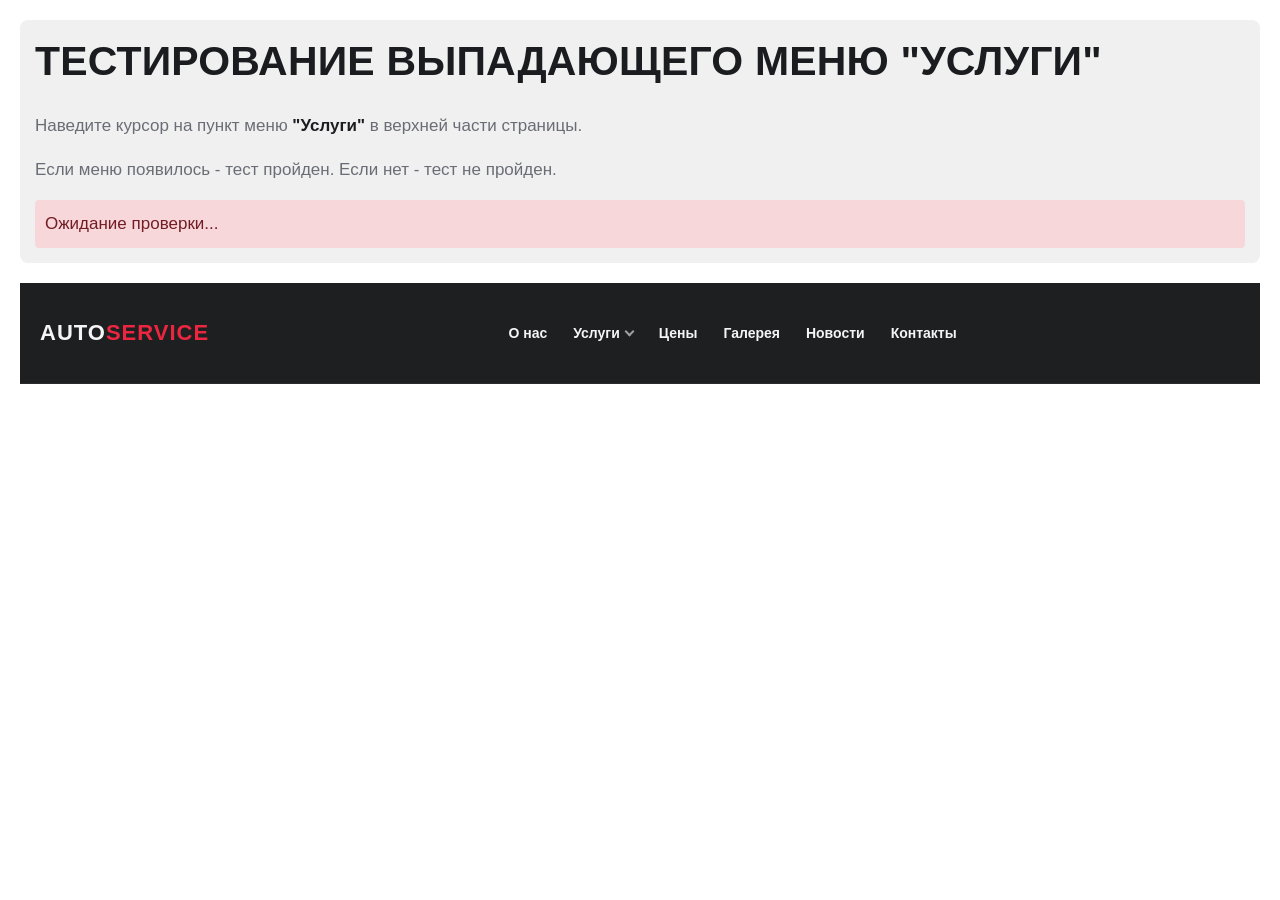
<file: test_menu.html>
<!DOCTYPE html>
<html lang="ru">
<head>
  <meta charset="UTF-8">
  <meta name="viewport" content="width=device-width, initial-scale=1.0">
  <title>Тест меню</title>
  <link rel="stylesheet" href="css/style.css">
  <style>
    body { margin: 0; padding: 20px; font-family: Arial, sans-serif; }
    .test-info { background: #f0f0f0; padding: 15px; margin-bottom: 20px; border-radius: 8px; }
    .test-result { margin-top: 10px; padding: 10px; border-radius: 4px; }
    .pass { background: #d4edda; color: #155724; }
    .fail { background: #f8d7da; color: #721c24; }
  </style>
</head>
<body>
  <div class="test-info">
    <h2>Тестирование выпадающего меню "Услуги"</h2>
    <p>Наведите курсор на пункт меню <strong>"Услуги"</strong> в верхней части страницы.</p>
    <p>Если меню появилось - тест пройден. Если нет - тест не пройден.</p>
    <div id="result" class="test-result fail">Ожидание проверки...</div>
  </div>

  <div class="head_top">
    <div class="wrapper head_top_line">
      <a href="/" class="logo">AUTO<span>SERVICE</span></a>
      <nav class="top_menu">
        <ul>
          <li><a href="about.html">О нас</a></li>
          <li class="menu_sub">
            <a href="uslugi.html">Услуги</a>
            <div class="nav_dropdown dop_razdel_manu">
              <div>
                <div class="nav_dropdown_name_razdela"><a href="uslugi-diagnostika.html" style="color:inherit">Техническое обслуживание (ТО)</a></div>
                <a href="uslugi-diagnostika-diagnostika-xodovoj-chasti.html">Замена масла</a>
                <a href="uslugi-diagnostika-diagnostika-xodovoj-chasti.html">Обслуживание АКПП</a>
              </div>
              <div>
                <div class="nav_dropdown_name_razdela"><a href="uslugi-diagnostika.html" style="color:inherit">Диагностика</a></div>
                <a href="uslugi-diagnostika-diagnostika-xodovoj-chasti.html">Комплексная диагностика</a>
                <a href="uslugi-diagnostika-diagnostika-xodovoj-chasti.html">Компьютерная диагностика</a>
              </div>
              <div>
                <div class="nav_dropdown_name_razdela"><a href="uslugi-diagnostika.html" style="color:inherit">Ремонт</a></div>
                <a href="uslugi-diagnostika-diagnostika-xodovoj-chasti.html">Ремонт двигателя</a>
                <a href="uslugi-diagnostika-diagnostika-xodovoj-chasti.html">Ремонт АКПП</a>
              </div>
            </div>
          </li>
          <li><a href="/">Цены</a></li>
          <li><a href="/">Галерея</a></li>
          <li><a href="news.html">Новости</a></li>
          <li><a href="kontaktyi.html">Контакты</a></li>
        </ul>
      </nav>
    </div>
  </div>

  <script>
    const menuSub = document.querySelector('.menu_sub');
    const dropdown = document.querySelector('.nav_dropdown');
    const resultDiv = document.getElementById('result');

    if (menuSub && dropdown) {
      menuSub.addEventListener('mouseenter', () => {
        const isVisible = getComputedStyle(dropdown).visibility === 'visible';
        const opacity = getComputedStyle(dropdown).opacity;
        
        if (isVisible && parseFloat(opacity) > 0) {
          resultDiv.className = 'test-result pass';
          resultDiv.textContent = '✓ ТЕСТ ПРОЙДЕН: Выпадающее меню отображается при наведении!';
        } else {
          resultDiv.className = 'test-result fail';
          resultDiv.textContent = '✗ ТЕСТ НЕ ПРОЙДЕН: Меню не отображается. Проверьте CSS селекторы и z-index.';
        }
      });

      menuSub.addEventListener('mouseleave', () => {
        resultDiv.className = 'test-result fail';
        resultDiv.textContent = 'Ожидание проверки... Наведите на "Услуги"';
      });

      console.log('Тест готов. Наведите курсор на пункт "Услуги"');
    } else {
      resultDiv.className = 'test-result fail';
      resultDiv.textContent = 'Ошибка: элементы меню не найдены';
    }
  </script>
</body>
</html>
</file>
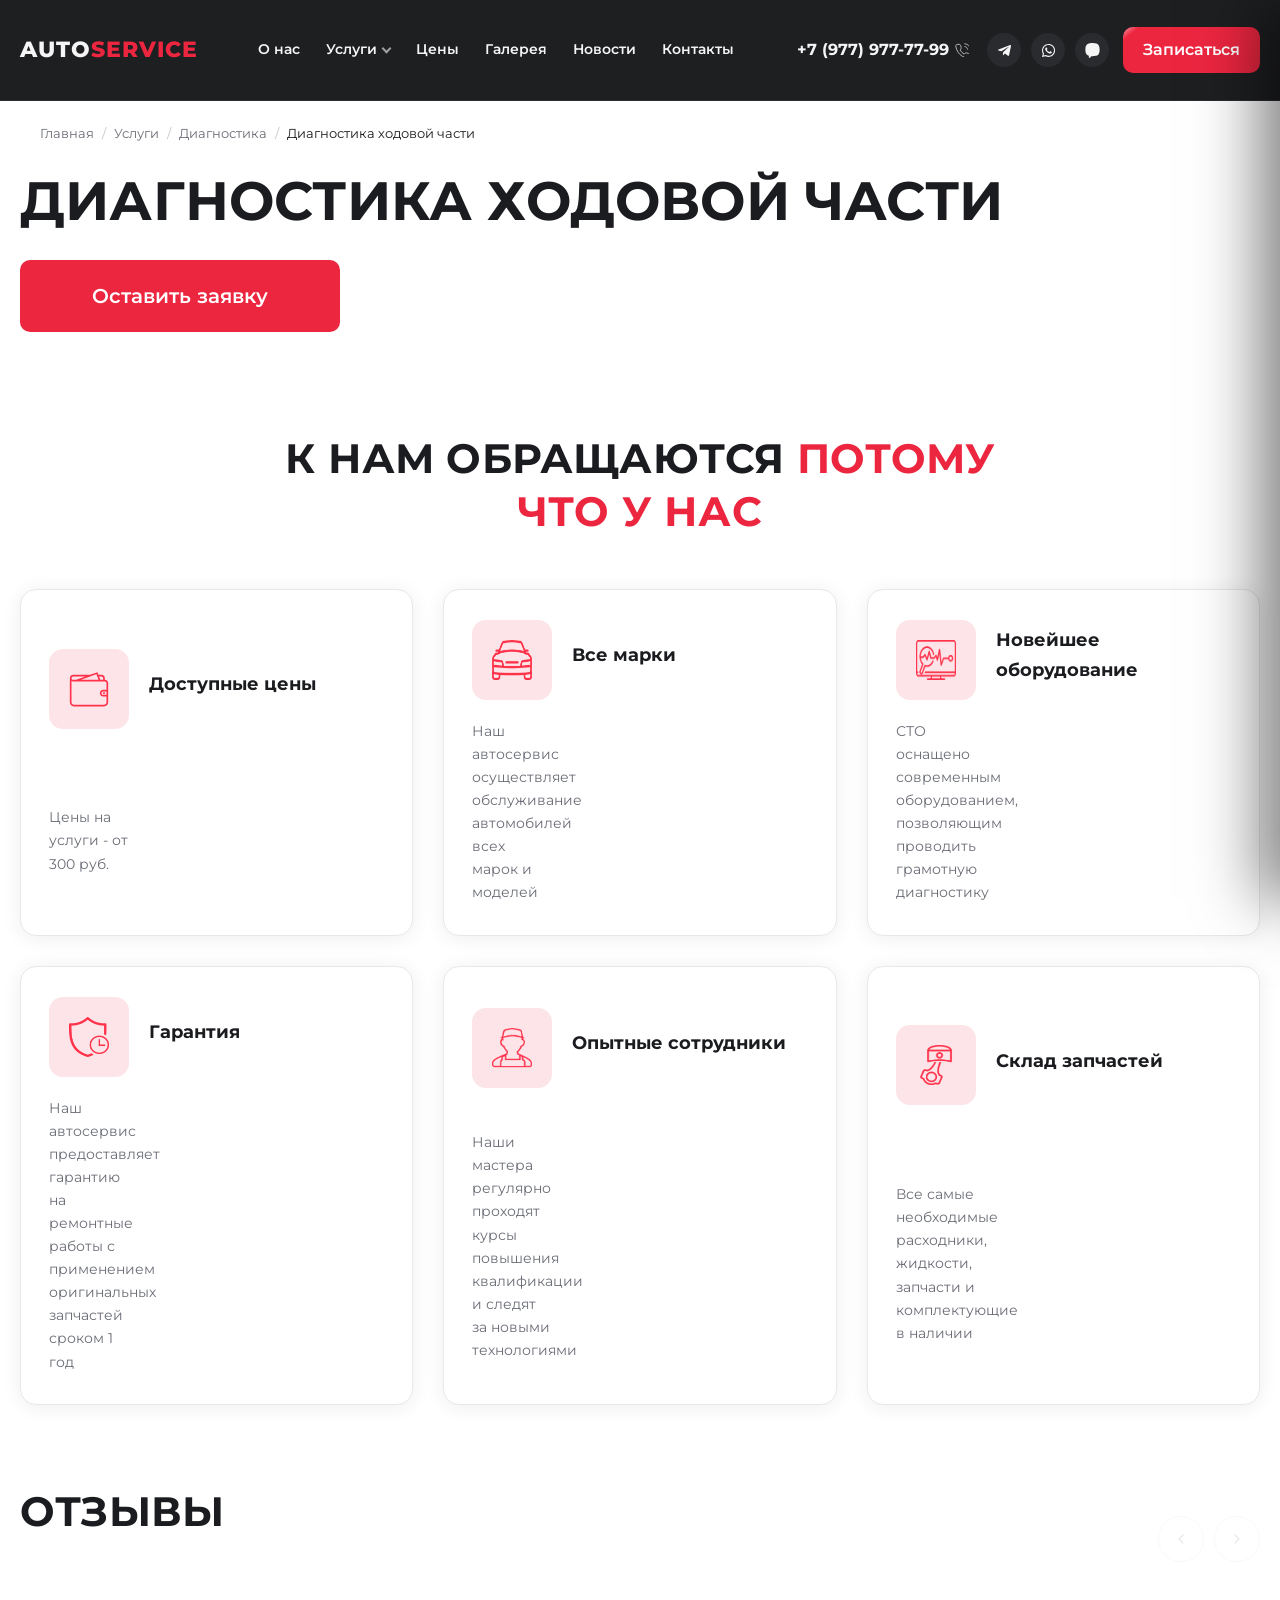
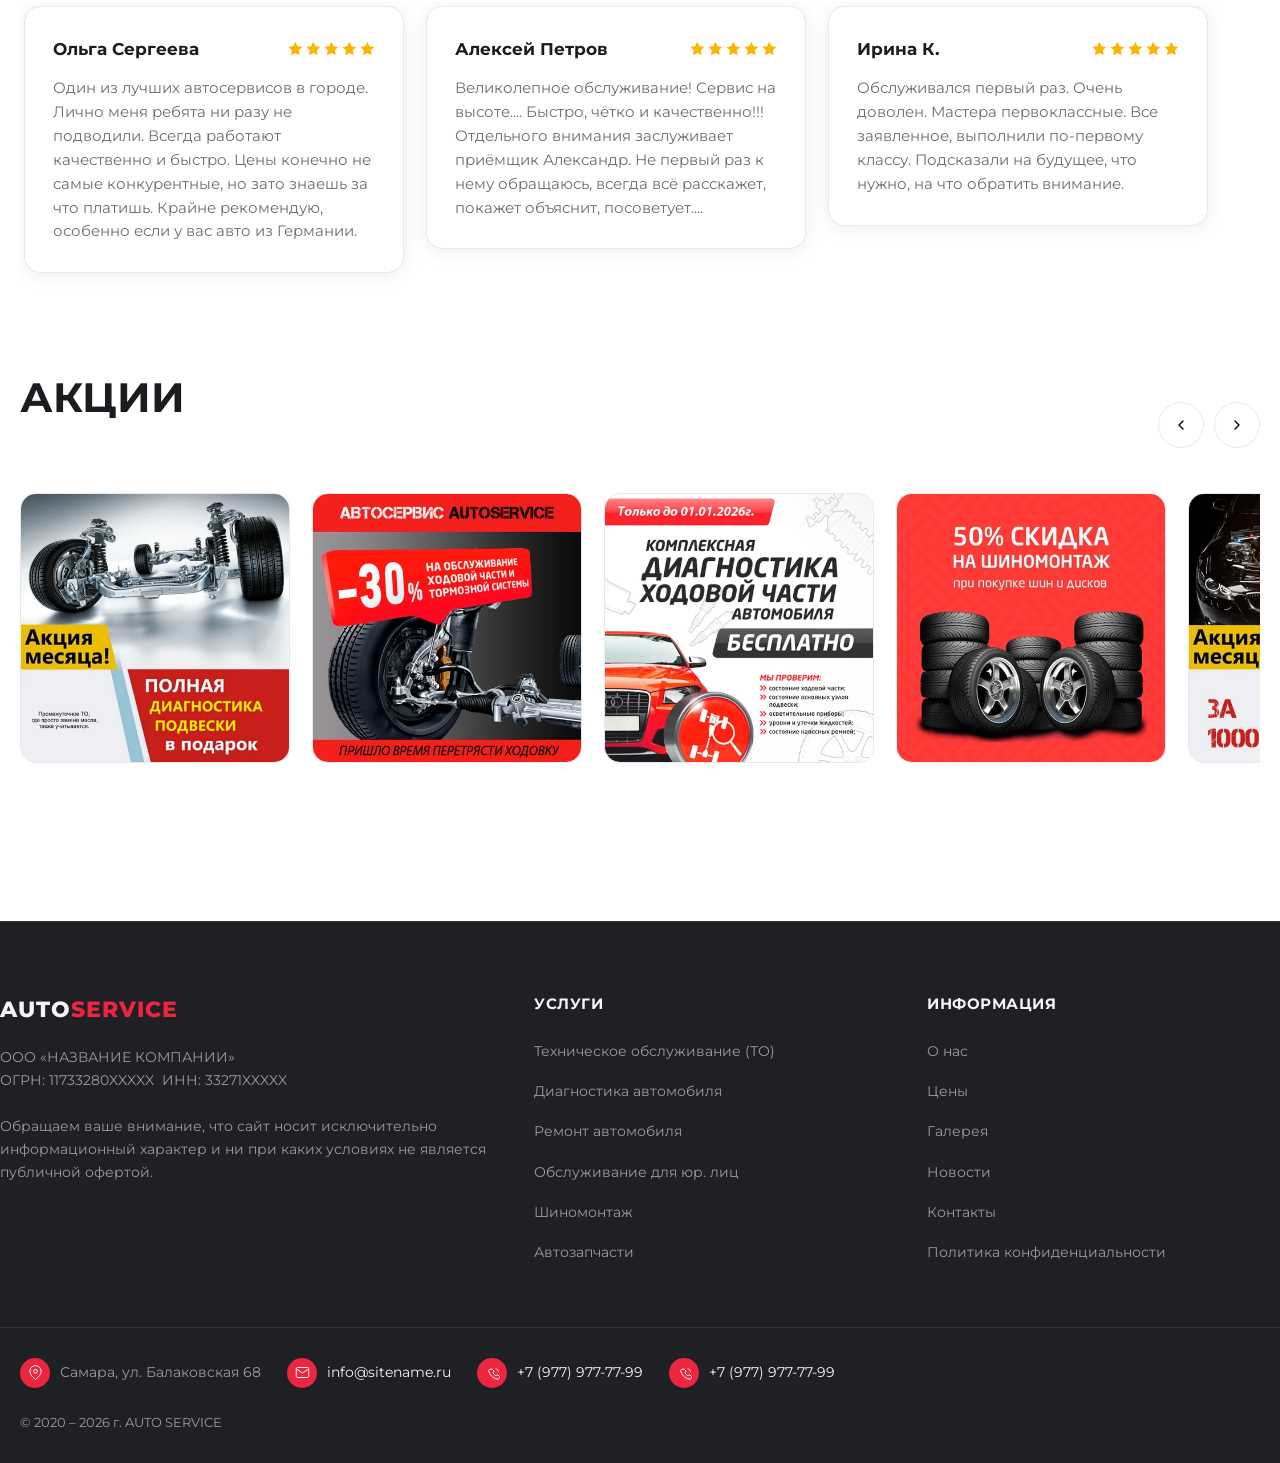
<file: uslugi-diagnostika-diagnostika-xodovoj-chasti.html>
<!doctype html>
<html lang="ru">
<head>
<meta charset="utf-8">
<title>Диагностика ходовой части — AUTO SERVICE</title>
<meta name="description" content="Диагностика ходовой части — услуга автосервиса AUTO SERVICE в Самаре. Оставьте заявку, и мы свяжемся с вами в течение 10 минут.">
<meta name="viewport" content="width=device-width, initial-scale=1">
<meta http-equiv="X-UA-Compatible" content="IE=edge">
<meta name="theme-color" content="#17181a">
<link rel="shortcut icon" type="image/x-icon" href="img/favicon.ico">
<link rel="stylesheet" href="css/vendor/fancybox.css">
<link rel="stylesheet" href="css/style.css">
</head>
<body class="">

<div class="overlay"></div>
<nav class="mobile_menu">
  <ul>
    <li><a href="about.html">О нас</a></li>
    <li class="menu_sub">
		<a href="uslugi.html">Услуги<span class="submenu_toggle"></span></a>
		<ul>
			<li class="menu_sub">
				<a href="uslugi-diagnostika.html">Техническое обслуживание (ТО)<span class="submenu_toggle"></span></a>
				<ul>
					<li><a href="uslugi-diagnostika-diagnostika-xodovoj-chasti.html">Замена масла в двигателе и фильтров</a></li>
					<li><a href="uslugi-diagnostika-diagnostika-xodovoj-chasti.html">Обслуживание АКПП, МКПП, DSG, вариаторов (замена масла)</a></li>
					<li><a href="uslugi-diagnostika-diagnostika-xodovoj-chasti.html">Замена ремня и цепей ГРМ</a></li>
					<li><a href="uslugi-diagnostika-diagnostika-xodovoj-chasti.html">Замена технических жидкостей (антифриз, тормозная, ГУР)</a></li>
					<li><a href="uslugi-diagnostika-diagnostika-xodovoj-chasti.html">Замена свечей зажигания</a></li>
					<li><a href="uslugi-diagnostika-diagnostika-xodovoj-chasti.html">Обслуживание кондиционера</a></li>
					<li><a href="uslugi-diagnostika-diagnostika-xodovoj-chasti.html">Промывка инжектора и топливной системы</a></li>
					<li><a href="uslugi-diagnostika-diagnostika-xodovoj-chasti.html">Промывка радиаторов (охлаждения, ГУР)</a></li>
					<li><a href="uslugi-diagnostika-diagnostika-xodovoj-chasti.html">Обслуживание тормозной системы (замена колодок)</a></li>
					<li><a href="uslugi-diagnostika-diagnostika-xodovoj-chasti.html">Послегарантийное комплексное ТО</a></li>
				</ul>
			</li>			
			<li class="menu_sub">
				<a href="uslugi-diagnostika.html">Диагностика автомобиля<span class="submenu_toggle"></span></a>
				<ul>
					<li><a href="uslugi-diagnostika-diagnostika-xodovoj-chasti.html">Комплексная диагностика</a></li>
					<li><a href="uslugi-diagnostika-diagnostika-xodovoj-chasti.html">Компьютерная диагностика</a></li>
					<li><a href="uslugi-diagnostika-diagnostika-xodovoj-chasti.html">Диагностика двигателя и электрооборудования</a></li>
					<li><a href="uslugi-diagnostika-diagnostika-xodovoj-chasti.html">Диагностика АКПП, МКПП, DSG, вариаторов</a></li>
					<li><a href="uslugi-diagnostika-diagnostika-xodovoj-chasti.html">Диагностика ходовой части и подвески</a></li>
					<li><a href="uslugi-diagnostika-diagnostika-xodovoj-chasti.html">Диагностика рулевого управления</a></li>
					<li><a href="uslugi-diagnostika-diagnostika-xodovoj-chasti.html">Диагностика тормозной системы</a></li>
					<li><a href="uslugi-diagnostika-diagnostika-xodovoj-chasti.html">Диагностика системы охлаждения</a></li>
					<li><a href="uslugi-diagnostika-diagnostika-xodovoj-chasti.html">Диагностика кондиционера</a></li>	
				</ul>
			</li>
			<li class="menu_sub">
				<a href="uslugi-diagnostika.html">Ремонт автомобиля<span class="submenu_toggle"></span></a>
				<ul>
					<li><a href="uslugi-diagnostika-diagnostika-xodovoj-chasti.html">Ремонт бензиновых и дизельных двигателей</a></li>
					<li><a href="uslugi-diagnostika-diagnostika-xodovoj-chasti.html">Ремонт АКПП, МКПП, DSG, вариаторов / Замена сцепления</a></li>
					<li><a href="uslugi-diagnostika-diagnostika-xodovoj-chasti.html">Ремонт подвески (замена сайлентблоков, рычагов, опор)</a></li>
					<li><a href="uslugi-diagnostika-diagnostika-xodovoj-chasti.html">Ремонт рулевой рейки</a></li>
					<li><a href="uslugi-diagnostika-diagnostika-xodovoj-chasti.html">Сход-развал колес</a></li>
					<li><a href="uslugi-diagnostika-diagnostika-xodovoj-chasti.html">Ремонт тормозной системы</a></li>
					<li><a href="uslugi-diagnostika-diagnostika-xodovoj-chasti.html">Замена тормозных дисков</a></li>
					<li><a href="uslugi-diagnostika-diagnostika-xodovoj-chasti.html">Ремонт выхлопной системы</a></li>
					<li><a href="uslugi-diagnostika-diagnostika-xodovoj-chasti.html">Ремонт системы охлаждения</a></li>
					<li><a href="uslugi-diagnostika-diagnostika-xodovoj-chasti.html">Ремонт топливной системы</a></li>
					<li><a href="uslugi-diagnostika-diagnostika-xodovoj-chasti.html">Ремонт автоэлектрики</a></li>
				</ul>
			</li>
			<li><a href="uslugi-diagnostika.html">Обслуживание для юр. лиц</a></li>
			<li><a href="uslugi-diagnostika.html">Шиномонтаж</a></li>
			<li><a href="uslugi-diagnostika.html">Автозапчасти</a></li>
		</ul>
    </li>
    <li><a href="/">Цены</a></li>
    <li><a href="/">Галерея</a></li>
    <li><a href="news.html">Новости</a></li>
    <li><a href="kontaktyi.html">Контакты</a></li>
  </ul>
  <div class="mobile_menu_phone">
    <div class="phone_line"><a href="tel:+79779777799" style="font-weight:700;font-size:17px;">+7 (977) 977-77-99</a></div>
    <div class="phone_line"><a href="tel:+79779777799" style="font-weight:700;font-size:17px;">+7 (977) 977-77-99</a></div>
    <div style="margin-top:14px;"><a href="#section_forma" class="btn anim_link full_width" data-modal="#section_forma" data-modal-title="Заказать звонок">Заказать звонок</a></div>
  </div>
  <ul class="soc_nav mobile_menu_social">
    <li><a href="/" target="_blank" rel="noopener"><svg width="15" height="15" viewBox="0 0 448 512" fill="currentColor"><path d="M446.7 98.6l-67.6 318.8c-5.1 22.5-18.4 28.1-37.3 17.5l-103-75.9-49.7 47.8c-5.5 5.5-10.1 10.1-20.7 10.1l7.4-104.9 190.9-172.5c8.3-7.4-1.8-11.5-12.9-4.1L117.8 284 16.2 252.2c-22.1-6.9-22.5-22.1 4.6-32.7L418.2 66.4c18.4-6.9 34.5 4.1 28.5 32.2z"/></svg></a></li>
    <li><a href="https://vk.com/" target="_blank" rel="noopener"><svg width="15" height="13.3" viewBox="0 0 576 512" fill="currentColor"><path d="M545 117.7c3.7-12.5 0-21.7-17.8-21.7h-58.9c-15 0-21.9 7.9-25.6 16.7 0 0-30 73.1-72.4 120.5-13.7 13.7-20 18.1-27.5 18.1-3.7 0-9.4-4.4-9.4-16.9V117.7c0-15-4.2-21.7-16.6-21.7h-92.6c-9.4 0-15 7-15 13.5 0 14.2 21.2 17.5 23.4 57.5v86.8c0 19-3.4 22.5-10.9 22.5-20 0-68.6-73.4-97.4-157.4-5.8-16.3-11.5-22.9-26.6-22.9H38.8c-16.8 0-20.2 7.9-20.2 16.7 0 15.6 20 93.1 93.1 195.5C160.4 378.1 229 416 291.4 416c37.5 0 42.1-8.4 42.1-22.9 0-66.8-3.4-73.1 15.4-73.1 8.7 0 23.7 4.4 58.7 38.1 40 40 46.6 57.9 69 57.9h58.9c16.8 0 25.3-8.4 20.4-25-11.2-34.9-86.9-106.7-90.3-111.5-8.7-11.2-6.2-16.2 0-26.2.1-.1 72-101.3 79.4-135.6z"/></svg></a></li>
    <li><a href="https://www.instagram.com/" target="_blank" rel="noopener"><svg width="15" height="17.1" viewBox="0 0 448 512" fill="currentColor"><path d="M224.1 141c-63.6 0-114.9 51.3-114.9 114.9s51.3 114.9 114.9 114.9S339 319.5 339 255.9 287.7 141 224.1 141zm0 189.6c-41.1 0-74.7-33.5-74.7-74.7s33.5-74.7 74.7-74.7 74.7 33.5 74.7 74.7-33.6 74.7-74.7 74.7zm146.4-194.3c0 14.9-12 26.8-26.8 26.8-14.9 0-26.8-12-26.8-26.8s12-26.8 26.8-26.8 26.8 12 26.8 26.8zm76.1 27.2c-1.7-35.9-9.9-67.7-36.2-93.9-26.2-26.2-58-34.4-93.9-36.2-37-2.1-147.9-2.1-184.9 0-35.8 1.7-67.6 9.9-93.9 36.1s-34.4 58-36.2 93.9c-2.1 37-2.1 147.9 0 184.9 1.7 35.9 9.9 67.7 36.2 93.9s58 34.4 93.9 36.2c37 2.1 147.9 2.1 184.9 0 35.9-1.7 67.7-9.9 93.9-36.2 26.2-26.2 34.4-58 36.2-93.9 2.1-37 2.1-147.8 0-184.8zM398.8 388c-7.8 19.6-22.9 34.7-42.6 42.6-29.5 11.7-99.5 9-132.1 9s-102.7 2.6-132.1-9c-19.6-7.8-34.7-22.9-42.6-42.6-11.7-29.5-9-99.5-9-132.1s-2.6-102.7 9-132.1c7.8-19.6 22.9-34.7 42.6-42.6 29.5-11.7 99.5-9 132.1-9s102.7-2.6 132.1 9c19.6 7.8 34.7 22.9 42.6 42.6 11.7 29.5 9 99.5 9 132.1s2.7 102.7-9 132.1z"/></svg></a></li>
  </ul>
</nav>
<div id="top_head">
<div class="head_top">
  <div class="wrapper head_top_line">
    <a href="/" class="logo">AUTO<span>SERVICE</span></a>
    <nav class="top_menu">
      <ul>
        <li><a href="about.html">О нас</a></li>
        <li class="menu_sub">
			<a href="uslugi.html">Услуги</a>
			<div class="nav_dropdown dop_razdel_manu">
				<div>
					<div class="nav_dropdown_name_razdela"><a href="uslugi-diagnostika.html" style="color:inherit">Техническое обслуживание (ТО)</a></div>
					<a href="uslugi-diagnostika-diagnostika-xodovoj-chasti.html">Замена масла в двигателе и фильтров</a>
					<a href="uslugi-diagnostika-diagnostika-xodovoj-chasti.html">Обслуживание АКПП, МКПП, DSG, вариаторов (замена масла)</a>
					<a href="uslugi-diagnostika-diagnostika-xodovoj-chasti.html">Замена ремня и цепей ГРМ</a>
					<a href="uslugi-diagnostika-diagnostika-xodovoj-chasti.html">Замена технических жидкостей (антифриз, тормозная, ГУР)</a>
					<a href="uslugi-diagnostika-diagnostika-xodovoj-chasti.html">Замена свечей зажигания</a>
					<a href="uslugi-diagnostika-diagnostika-xodovoj-chasti.html">Обслуживание кондиционера</a>
					<a href="uslugi-diagnostika-diagnostika-xodovoj-chasti.html">Промывка инжектора и топливной системы</a>
					<a href="uslugi-diagnostika-diagnostika-xodovoj-chasti.html">Промывка радиаторов (охлаждения, ГУР)</a>
					<a href="uslugi-diagnostika-diagnostika-xodovoj-chasti.html">Обслуживание тормозной системы (замена колодок)</a>
					<a href="uslugi-diagnostika-diagnostika-xodovoj-chasti.html">Послегарантийное комплексное ТО</a>
				</div>
				<div>
					<div class="nav_dropdown_name_razdela"><a href="uslugi-diagnostika.html" style="color:inherit">Диагностика автомобиля</a></div>
					<a href="uslugi-diagnostika-diagnostika-xodovoj-chasti.html">Комплексная диагностика</a>
					<a href="uslugi-diagnostika-diagnostika-xodovoj-chasti.html">Компьютерная диагностика</a>
					<a href="uslugi-diagnostika-diagnostika-xodovoj-chasti.html">Диагностика двигателя и электрооборудования</a>
					<a href="uslugi-diagnostika-diagnostika-xodovoj-chasti.html">Диагностика АКПП, МКПП, DSG, вариаторов</a>
					<a href="uslugi-diagnostika-diagnostika-xodovoj-chasti.html">Диагностика ходовой части и подвески</a>
					<a href="uslugi-diagnostika-diagnostika-xodovoj-chasti.html">Диагностика рулевого управления</a>
					<a href="uslugi-diagnostika-diagnostika-xodovoj-chasti.html">Диагностика тормозной системы</a>
					<a href="uslugi-diagnostika-diagnostika-xodovoj-chasti.html">Диагностика системы охлаждения</a>
					<a href="uslugi-diagnostika-diagnostika-xodovoj-chasti.html">Диагностика кондиционера</a>
				</div>
				<div>
					<div class="nav_dropdown_name_razdela"><a href="uslugi-diagnostika.html" style="color:inherit">Ремонт автомобиля</a></div>
					<a href="uslugi-diagnostika-diagnostika-xodovoj-chasti.html">Ремонт бензиновых и дизельных двигателей</a>
					<a href="uslugi-diagnostika-diagnostika-xodovoj-chasti.html">Ремонт АКПП, МКПП, DSG, вариаторов / Замена сцепления</a>
					<a href="uslugi-diagnostika-diagnostika-xodovoj-chasti.html">Ремонт подвески (замена сайлентблоков, рычагов, опор)</a>
					<a href="uslugi-diagnostika-diagnostika-xodovoj-chasti.html">Ремонт рулевой рейки</a>
					<a href="uslugi-diagnostika-diagnostika-xodovoj-chasti.html">Сход-развал колес</a>
					<a href="uslugi-diagnostika-diagnostika-xodovoj-chasti.html">Ремонт тормозной системы</a>
					<a href="uslugi-diagnostika-diagnostika-xodovoj-chasti.html">Замена тормозных дисков</a>
					<a href="uslugi-diagnostika-diagnostika-xodovoj-chasti.html">Ремонт выхлопной системы</a>
					<a href="uslugi-diagnostika-diagnostika-xodovoj-chasti.html">Ремонт системы охлаждения</a>
					<a href="uslugi-diagnostika-diagnostika-xodovoj-chasti.html">Ремонт топливной системы</a>
					<a href="uslugi-diagnostika-diagnostika-xodovoj-chasti.html">Ремонт автоэлектрики</a>
				</div>
				<div>
					<div class="nav_dropdown_name_razdela"><a href="uslugi-diagnostika.html" style="color:inherit">Обслуживание для юр. лиц</a></div>
				</div>
				<div>
					<div class="nav_dropdown_name_razdela"><a href="uslugi-diagnostika.html" style="color:inherit">Шиномонтаж</a></div>
				</div>
				<div>
					<div class="nav_dropdown_name_razdela"><a href="uslugi-diagnostika.html" style="color:inherit">Автозапчасти</a></div>
				</div>
			</div>
        </li>
        <li><a href="/">Цены</a></li>
        <li><a href="/">Галерея</a></li>
        <li><a href="news.html">Новости</a></li>
        <li><a href="kontaktyi.html">Контакты</a></li>
      </ul>
    </nav>

    <div class="head_top_block">
      <div class="head_top_phone_block hidden_xs">
        <span class="head_top_phone_btn">
          +7 (977) 977-77-99
          <svg viewBox="0 0 20 20" fill="none" xmlns="http://www.w3.org/2000/svg"><path d="M14.05 5C15.0267 5.19057 15.9244 5.66826 16.6281 6.37194C17.3317 7.07561 17.8094 7.97326 18 8.95M14.05 1C16.0793 1.22544 17.9716 2.13417 19.4162 3.57701C20.8609 5.01984 21.772 6.91101 22 8.94M21 16.92V19.92C21.0011 20.1985 20.9441 20.4742 20.8325 20.7293C20.7209 20.9845 20.5573 21.2136 20.3521 21.4019C20.1468 21.5901 19.9046 21.7335 19.6407 21.8227C19.3769 21.9119 19.0974 21.9451 18.82 21.92C15.7428 21.5856 12.787 20.5341 10.19 18.85C7.77382 17.3147 5.72533 15.2662 4.18999 12.85C2.49997 10.2412 1.44824 7.27099 1.11999 4.18C1.095 3.90347 1.12787 3.62476 1.21649 3.36162C1.30512 3.09849 1.44756 2.85669 1.63476 2.65162C1.82196 2.44655 2.0498 2.28271 2.30379 2.17052C2.55777 2.05833 2.83233 2.00026 3.10999 2H6.10999C6.5953 1.99522 7.06579 2.16708 7.43376 2.48353C7.80173 2.79999 8.04207 3.23945 8.10999 3.72C8.23662 4.68007 8.47144 5.62273 8.80999 6.53C8.94454 6.88792 8.97366 7.27691 8.8939 7.65088C8.81415 8.02485 8.62886 8.36811 8.35999 8.64L7.08999 9.91C8.51355 12.4135 10.5864 14.4864 13.09 15.91L14.36 14.64C14.6319 14.3711 14.9751 14.1858 15.3491 14.1061C15.7231 14.0263 16.1121 14.0555 16.47 14.19C17.3773 14.5286 18.3199 14.7634 19.28 14.89C19.7658 14.9585 20.2094 15.2032 20.5265 15.5775C20.8437 15.9518 21.0122 16.4296 21 16.92Z" stroke="currentColor" stroke-width="1.4" stroke-linecap="round" stroke-linejoin="round" fill="none"/></svg>
        </span>
        <div class="head_top_phone_panel">
          <div class="phone_line">
            <a href="tel:+79779777799">+7 (977) 977-77-99</a>
            <div class="desc">Запись на ТО</div>
          </div>
          <div class="phone_line">
            <a href="tel:+79779777799">+7 (977) 977-77-99</a>
            <div class="desc">Шиномонтаж</div>
          </div>
          <a href="#section_forma" class="btn anim_link full_width" data-modal="#section_forma" data-modal-title="Заказать звонок">Заказать звонок</a>
          <div class="contact_li"><span class="contact_li_name">E-mail</span><a href="mailto:info@sitename.ru">info@sitename.ru</a></div>
          <div class="contact_li"><span class="contact_li_name">Адрес</span>Самара, ул. Балаковская 68</div>
          <div class="contact_li"><span class="contact_li_name">Режим работы</span>Пн. – Пт.: с 9:00 до 18:00</div>
          <ul class="soc_nav">
            <li><a href="/" target="_blank" rel="noopener" aria-label="telegram"><svg width="15" height="15" viewBox="0 0 448 512" fill="currentColor"><path d="M446.7 98.6l-67.6 318.8c-5.1 22.5-18.4 28.1-37.3 17.5l-103-75.9-49.7 47.8c-5.5 5.5-10.1 10.1-20.7 10.1l7.4-104.9 190.9-172.5c8.3-7.4-1.8-11.5-12.9-4.1L117.8 284 16.2 252.2c-22.1-6.9-22.5-22.1 4.6-32.7L418.2 66.4c18.4-6.9 34.5 4.1 28.5 32.2z"/></svg></a></li>
            <li><a href="https://vk.com/" target="_blank" rel="noopener" aria-label="vk"><svg width="15" height="13.3" viewBox="0 0 576 512" fill="currentColor"><path d="M545 117.7c3.7-12.5 0-21.7-17.8-21.7h-58.9c-15 0-21.9 7.9-25.6 16.7 0 0-30 73.1-72.4 120.5-13.7 13.7-20 18.1-27.5 18.1-3.7 0-9.4-4.4-9.4-16.9V117.7c0-15-4.2-21.7-16.6-21.7h-92.6c-9.4 0-15 7-15 13.5 0 14.2 21.2 17.5 23.4 57.5v86.8c0 19-3.4 22.5-10.9 22.5-20 0-68.6-73.4-97.4-157.4-5.8-16.3-11.5-22.9-26.6-22.9H38.8c-16.8 0-20.2 7.9-20.2 16.7 0 15.6 20 93.1 93.1 195.5C160.4 378.1 229 416 291.4 416c37.5 0 42.1-8.4 42.1-22.9 0-66.8-3.4-73.1 15.4-73.1 8.7 0 23.7 4.4 58.7 38.1 40 40 46.6 57.9 69 57.9h58.9c16.8 0 25.3-8.4 20.4-25-11.2-34.9-86.9-106.7-90.3-111.5-8.7-11.2-6.2-16.2 0-26.2.1-.1 72-101.3 79.4-135.6z"/></svg></a></li>
            <li><a href="https://www.instagram.com/" target="_blank" rel="noopener" aria-label="instagram"><svg width="15" height="17.1" viewBox="0 0 448 512" fill="currentColor"><path d="M224.1 141c-63.6 0-114.9 51.3-114.9 114.9s51.3 114.9 114.9 114.9S339 319.5 339 255.9 287.7 141 224.1 141zm0 189.6c-41.1 0-74.7-33.5-74.7-74.7s33.5-74.7 74.7-74.7 74.7 33.5 74.7 74.7-33.6 74.7-74.7 74.7zm146.4-194.3c0 14.9-12 26.8-26.8 26.8-14.9 0-26.8-12-26.8-26.8s12-26.8 26.8-26.8 26.8 12 26.8 26.8zm76.1 27.2c-1.7-35.9-9.9-67.7-36.2-93.9-26.2-26.2-58-34.4-93.9-36.2-37-2.1-147.9-2.1-184.9 0-35.8 1.7-67.6 9.9-93.9 36.1s-34.4 58-36.2 93.9c-2.1 37-2.1 147.9 0 184.9 1.7 35.9 9.9 67.7 36.2 93.9s58 34.4 93.9 36.2c37 2.1 147.9 2.1 184.9 0 35.9-1.7 67.7-9.9 93.9-36.2 26.2-26.2 34.4-58 36.2-93.9 2.1-37 2.1-147.8 0-184.8zM398.8 388c-7.8 19.6-22.9 34.7-42.6 42.6-29.5 11.7-99.5 9-132.1 9s-102.7 2.6-132.1-9c-19.6-7.8-34.7-22.9-42.6-42.6-11.7-29.5-9-99.5-9-132.1s-2.6-102.7 9-132.1c7.8-19.6 22.9-34.7 42.6-42.6 29.5-11.7 99.5-9 132.1-9s102.7-2.6 132.1 9c19.6 7.8 34.7 22.9 42.6 42.6 11.7 29.5 9 99.5 9 132.1s2.7 102.7-9 132.1z"/></svg></a></li>
          </ul>
        </div>
      </div>

      <ul class="soc_nav hidden_xs">
        <li><a href="/" target="_blank" rel="noopener" aria-label="telegram"><svg width="15" height="15" viewBox="0 0 448 512" fill="currentColor"><path d="M446.7 98.6l-67.6 318.8c-5.1 22.5-18.4 28.1-37.3 17.5l-103-75.9-49.7 47.8c-5.5 5.5-10.1 10.1-20.7 10.1l7.4-104.9 190.9-172.5c8.3-7.4-1.8-11.5-12.9-4.1L117.8 284 16.2 252.2c-22.1-6.9-22.5-22.1 4.6-32.7L418.2 66.4c18.4-6.9 34.5 4.1 28.5 32.2z"/></svg></a></li>
        <li><a href="https://api.whatsapp.com/send?phone=" target="_blank" rel="noopener" aria-label="whatsapp"><svg width="15" height="15" viewBox="0 0 448 512" fill="currentColor"><path d="M380.9 97.1C339 55.1 283.2 32 223.9 32c-122.4 0-222 99.6-222 222 0 39.1 10.2 77.3 29.6 111L0 480l117.7-30.9c32.4 17.7 68.9 27 106.1 27h.1c122.3 0 224.1-99.6 224.1-222 0-59.3-25.2-115-67.1-157zm-157 341.6c-33.2 0-65.7-8.9-94-25.7l-6.7-4-69.8 18.3L72 359.2l-4.4-7c-18.5-29.4-28.2-63.3-28.2-98.2 0-101.7 82.8-184.5 184.6-184.5 49.3 0 95.6 19.2 130.4 54.1 34.8 34.9 56.2 81.2 56.1 130.5 0 101.8-84.9 184.6-186.6 184.6zm101.2-138.2c-5.5-2.8-32.8-16.2-37.9-18-5.1-1.9-8.8-2.8-12.5 2.8-3.7 5.6-14.3 18-17.6 21.8-3.2 3.7-6.5 4.2-12 1.4-32.6-16.3-54-29.1-75.5-66-5.7-9.8 5.7-9.1 16.3-30.3 1.8-3.7.9-6.9-.5-9.7-1.4-2.8-12.5-30.1-17.1-41.2-4.5-10.8-9.1-9.3-12.5-9.5-3.2-.2-6.9-.2-10.6-.2-3.7 0-9.7 1.4-14.8 6.9-5.1 5.6-19.4 19-19.4 46.3 0 27.3 19.9 53.7 22.6 57.4 2.8 3.7 39.1 59.7 94.8 83.8 35.2 15.2 49 16.5 66.6 13.9 10.7-1.6 32.8-13.4 37.4-26.4 4.6-13 4.6-24.1 3.2-26.4-1.3-2.5-5-3.9-10.5-6.6z"/></svg></a></li>
        <li><a href="viber://chat?number=" target="_blank" rel="noopener" aria-label="viber"><svg width="15" height="15" viewBox="0 0 512 512" fill="currentColor"><path d="M444 49.9C431.3 38.2 379.9.9 265.3.4c0 0-135.1-8.1-200.9 52.3C27.8 89.3 14.9 143 13.5 209.5c-1.4 66.5-3.1 191.1 117 224.9h.1l-.1 51.6s-.8 20.9 13 25.1c16.6 5.2 26.4-10.7 42.3-27.8 8.7-9.4 20.7-23.2 29.8-33.7 82.2 6.9 145.3-8.9 152.5-11.2 16.6-5.4 110.5-17.4 125.7-142 15.8-128.6-7.6-209.8-49.8-246.5z"/></svg></a></li>
      </ul>

      <button class="btn anim_link hidden_xs" data-modal="#section_forma" data-modal-title="Записаться на СТО">Записаться</span>

      <button class="burger" aria-label="Меню"><span></span></span>
    </div>
  </div>
</div>
<div class="head_top_spacer"></div></div>

<main>
<div class="wrapper"><div class="wrapper">
  <nav class="breadcrumbs" aria-label="breadcrumb">
    <a href="index.html">Главная</a>
      <span class="sep">/</span>
<a href="uslugi.html">Услуги</a>      <span class="sep">/</span>
<a href="uslugi-diagnostika.html">Диагностика</a>      <span class="sep">/</span>
<span class="current">Диагностика ходовой части</span>
  </nav>
</div>
</div>
<div class="section page_top pt0">
  <div class="wrapper">
    <h1 data-reveal>Диагностика ходовой части</h1>
    <div class="page_top_actions" data-reveal>
      <a href="#section_forma" class="btn anim_link btn_xl" data-modal="#section_forma" data-modal-title="Оставить заявку" data-modal-theme="Заявка со страницы: Диагностика ходовой части">Оставить заявку</a>
    </div>
  </div>
</div>

<div class="preim_section section pb0">
  <div class="section pt0" id="section_preim">
  <div class="wrapper">
    <div class="section_head" data-reveal><h2>К нам обращаются <span>потому что у нас</span></h2></div>
    <div class="preim_grid" data-reveal-group>
      <div class="preim_item">
        <div class="ico"><img src="img/1.svg" alt=""></div>
        <div class="name">Доступные цены</div>
        <div class="desc">Цены на услуги - от 300 руб.</div>
      </div>
      <div class="preim_item">
        <div class="ico"><img src="img/2.png" alt=""></div>
        <div class="name">Все марки</div>
        <div class="desc">Наш автосервис осуществляет обслуживание автомобилей всех марок и моделей</div>
      </div>
      <div class="preim_item">
        <div class="ico"><img src="img/3.png" alt=""></div>
        <div class="name">Новейшее оборудование</div>
        <div class="desc">СТО оснащено современным оборудованием, позволяющим проводить грамотную диагностику</div>
      </div>
      <div class="preim_item">
        <div class="ico"><img src="img/4.png" alt=""></div>
        <div class="name">Гарантия</div>
        <div class="desc">Наш автосервис предоставляет гарантию на ремонтные работы с применением оригинальных запчастей сроком 1 год</div>
      </div>
      <div class="preim_item">
        <div class="ico"><img src="img/5.png" alt=""></div>
        <div class="name">Опытные сотрудники</div>
        <div class="desc">Наши мастера регулярно проходят курсы повышения квалификации и следят за новыми технологиями</div>
      </div>
      <div class="preim_item">
        <div class="ico"><img src="img/6.png" alt=""></div>
        <div class="name">Склад запчастей</div>
        <div class="desc">Все самые необходимые расходники, жидкости, запчасти и комплектующие в наличии</div>
      </div>
    </div>
  </div>
</div>

  <div class="section pt0" id="section_otzivy">
  <div class="wrapper">
    <div class="section_carousel" data-reveal>
      <h2>Отзывы</h2>
      <div class="carousel_nav">
        <button type="button" data-carousel-prev aria-label="Назад"><svg width="16" height="16" viewBox="0 0 24 24" fill="none"><path d="M15 6l-6 6 6 6" stroke="currentColor" stroke-width="2" fill="none" stroke-linecap="round" stroke-linejoin="round"/></svg></span>
        <button type="button" data-carousel-next aria-label="Вперёд"><svg width="16" height="16" viewBox="0 0 24 24" fill="none"><path d="M9 6l6 6-6 6" stroke="currentColor" stroke-width="2" fill="none" stroke-linecap="round" stroke-linejoin="round"/></svg></span>
      </div>
    </div>
    <div class="carousel_brand">
      <div class="carousel_otzivy carousel_track" data-carousel-scroll>
        <div class="otzivy_item">
          <div class="head">
            <div class="name">Ольга Сергеева</div>
            <div class="stars"><svg class="icon" width="15" height="15" viewBox="0 0 17 16" fill="none"><path fill-rule="evenodd" clip-rule="evenodd" d="M8.2941 13.0091L3.41895 15.6085L4.35002 10.103L0.405942 6.20394L5.85652 5.4007L8.2941 0.391602L10.7317 5.4007L16.1822 6.20394L12.2382 10.103L13.1692 15.6085L8.2941 13.0091Z" fill="currentColor"/></svg><svg class="icon" width="15" height="15" viewBox="0 0 17 16" fill="none"><path fill-rule="evenodd" clip-rule="evenodd" d="M8.2941 13.0091L3.41895 15.6085L4.35002 10.103L0.405942 6.20394L5.85652 5.4007L8.2941 0.391602L10.7317 5.4007L16.1822 6.20394L12.2382 10.103L13.1692 15.6085L8.2941 13.0091Z" fill="currentColor"/></svg><svg class="icon" width="15" height="15" viewBox="0 0 17 16" fill="none"><path fill-rule="evenodd" clip-rule="evenodd" d="M8.2941 13.0091L3.41895 15.6085L4.35002 10.103L0.405942 6.20394L5.85652 5.4007L8.2941 0.391602L10.7317 5.4007L16.1822 6.20394L12.2382 10.103L13.1692 15.6085L8.2941 13.0091Z" fill="currentColor"/></svg><svg class="icon" width="15" height="15" viewBox="0 0 17 16" fill="none"><path fill-rule="evenodd" clip-rule="evenodd" d="M8.2941 13.0091L3.41895 15.6085L4.35002 10.103L0.405942 6.20394L5.85652 5.4007L8.2941 0.391602L10.7317 5.4007L16.1822 6.20394L12.2382 10.103L13.1692 15.6085L8.2941 13.0091Z" fill="currentColor"/></svg><svg class="icon" width="15" height="15" viewBox="0 0 17 16" fill="none"><path fill-rule="evenodd" clip-rule="evenodd" d="M8.2941 13.0091L3.41895 15.6085L4.35002 10.103L0.405942 6.20394L5.85652 5.4007L8.2941 0.391602L10.7317 5.4007L16.1822 6.20394L12.2382 10.103L13.1692 15.6085L8.2941 13.0091Z" fill="currentColor"/></svg></div>
          </div>
          <div class="body">Один из лучших автосервисов в городе. Лично меня ребята ни разу не подводили. Всегда работают качественно и быстро. Цены конечно не самые конкурентные, но зато знаешь за что платишь. Крайне рекомендую, особенно если у вас авто из Германии.</div>
        </div>
        <div class="otzivy_item">
          <div class="head">
            <div class="name">Алексей Петров</div>
            <div class="stars"><svg class="icon" width="15" height="15" viewBox="0 0 17 16" fill="none"><path fill-rule="evenodd" clip-rule="evenodd" d="M8.2941 13.0091L3.41895 15.6085L4.35002 10.103L0.405942 6.20394L5.85652 5.4007L8.2941 0.391602L10.7317 5.4007L16.1822 6.20394L12.2382 10.103L13.1692 15.6085L8.2941 13.0091Z" fill="currentColor"/></svg><svg class="icon" width="15" height="15" viewBox="0 0 17 16" fill="none"><path fill-rule="evenodd" clip-rule="evenodd" d="M8.2941 13.0091L3.41895 15.6085L4.35002 10.103L0.405942 6.20394L5.85652 5.4007L8.2941 0.391602L10.7317 5.4007L16.1822 6.20394L12.2382 10.103L13.1692 15.6085L8.2941 13.0091Z" fill="currentColor"/></svg><svg class="icon" width="15" height="15" viewBox="0 0 17 16" fill="none"><path fill-rule="evenodd" clip-rule="evenodd" d="M8.2941 13.0091L3.41895 15.6085L4.35002 10.103L0.405942 6.20394L5.85652 5.4007L8.2941 0.391602L10.7317 5.4007L16.1822 6.20394L12.2382 10.103L13.1692 15.6085L8.2941 13.0091Z" fill="currentColor"/></svg><svg class="icon" width="15" height="15" viewBox="0 0 17 16" fill="none"><path fill-rule="evenodd" clip-rule="evenodd" d="M8.2941 13.0091L3.41895 15.6085L4.35002 10.103L0.405942 6.20394L5.85652 5.4007L8.2941 0.391602L10.7317 5.4007L16.1822 6.20394L12.2382 10.103L13.1692 15.6085L8.2941 13.0091Z" fill="currentColor"/></svg><svg class="icon" width="15" height="15" viewBox="0 0 17 16" fill="none"><path fill-rule="evenodd" clip-rule="evenodd" d="M8.2941 13.0091L3.41895 15.6085L4.35002 10.103L0.405942 6.20394L5.85652 5.4007L8.2941 0.391602L10.7317 5.4007L16.1822 6.20394L12.2382 10.103L13.1692 15.6085L8.2941 13.0091Z" fill="currentColor"/></svg></div>
          </div>
          <div class="body">Великолепное обслуживание! Сервис на высоте.... Быстро, чётко и качественно!!! Отдельного внимания заслуживает приёмщик Александр. Не первый раз к нему обращаюсь, всегда всё расскажет, покажет объяснит, посоветует....</div>
        </div>
        <div class="otzivy_item">
          <div class="head">
            <div class="name">Ирина К.</div>
            <div class="stars"><svg class="icon" width="15" height="15" viewBox="0 0 17 16" fill="none"><path fill-rule="evenodd" clip-rule="evenodd" d="M8.2941 13.0091L3.41895 15.6085L4.35002 10.103L0.405942 6.20394L5.85652 5.4007L8.2941 0.391602L10.7317 5.4007L16.1822 6.20394L12.2382 10.103L13.1692 15.6085L8.2941 13.0091Z" fill="currentColor"/></svg><svg class="icon" width="15" height="15" viewBox="0 0 17 16" fill="none"><path fill-rule="evenodd" clip-rule="evenodd" d="M8.2941 13.0091L3.41895 15.6085L4.35002 10.103L0.405942 6.20394L5.85652 5.4007L8.2941 0.391602L10.7317 5.4007L16.1822 6.20394L12.2382 10.103L13.1692 15.6085L8.2941 13.0091Z" fill="currentColor"/></svg><svg class="icon" width="15" height="15" viewBox="0 0 17 16" fill="none"><path fill-rule="evenodd" clip-rule="evenodd" d="M8.2941 13.0091L3.41895 15.6085L4.35002 10.103L0.405942 6.20394L5.85652 5.4007L8.2941 0.391602L10.7317 5.4007L16.1822 6.20394L12.2382 10.103L13.1692 15.6085L8.2941 13.0091Z" fill="currentColor"/></svg><svg class="icon" width="15" height="15" viewBox="0 0 17 16" fill="none"><path fill-rule="evenodd" clip-rule="evenodd" d="M8.2941 13.0091L3.41895 15.6085L4.35002 10.103L0.405942 6.20394L5.85652 5.4007L8.2941 0.391602L10.7317 5.4007L16.1822 6.20394L12.2382 10.103L13.1692 15.6085L8.2941 13.0091Z" fill="currentColor"/></svg><svg class="icon" width="15" height="15" viewBox="0 0 17 16" fill="none"><path fill-rule="evenodd" clip-rule="evenodd" d="M8.2941 13.0091L3.41895 15.6085L4.35002 10.103L0.405942 6.20394L5.85652 5.4007L8.2941 0.391602L10.7317 5.4007L16.1822 6.20394L12.2382 10.103L13.1692 15.6085L8.2941 13.0091Z" fill="currentColor"/></svg></div>
          </div>
          <div class="body">Обслуживался первый раз. Очень доволен. Мастера первоклассные. Все заявленное, выполнили по-первому классу. Подсказали на будущее, что нужно, на что обратить внимание.</div>
        </div>
      </div>
    </div>
  </div>
</div>

  <div class="section pt0" id="section_akcii">
  <div class="wrapper">
    <div class="section_carousel" data-reveal>
      <h2>Акции</h2>
      <div class="carousel_nav">
        <button type="button" data-carousel-prev aria-label="Назад"><svg width="16" height="16" viewBox="0 0 24 24" fill="none"><path d="M15 6l-6 6 6 6" stroke="currentColor" stroke-width="2" fill="none" stroke-linecap="round" stroke-linejoin="round"/></svg></span>
        <button type="button" data-carousel-next aria-label="Вперёд"><svg width="16" height="16" viewBox="0 0 24 24" fill="none"><path d="M9 6l6 6-6 6" stroke="currentColor" stroke-width="2" fill="none" stroke-linecap="round" stroke-linejoin="round"/></svg></span>
      </div>
    </div>
    <div class="carousel_brand">
      <div class="akcii_carousel carousel_track" data-carousel-scroll>
        <a href="#section_forma" class="akcii_item" data-modal="#section_forma" data-modal-title="Учавствовать в акции: Диагностика ходовой за 0 ₽" data-modal-theme="Запись по акции: Диагностика ходовой за 0 ₽">
          <img loading="lazy" src="img/action1.webp" alt="Диагностика ходовой за 0 ₽">
        </a>
        <a href="#section_forma" class="akcii_item" data-modal="#section_forma" data-modal-title="Учавствовать в акции: -30% на обслуживание ходовой части" data-modal-theme="Запись по акции: -30% на обслуживание ходовой части">
          <img loading="lazy" src="img/action3.webp" alt="-30% на обслуживание ходовой части">
        </a>
        <a href="#section_forma" class="akcii_item" data-modal="#section_forma" data-modal-title="Учавствовать в акции: Комплексная диагностика ходовой части авто" data-modal-theme="Запись по акции: Комплексная диагностика ходовой части авто">
          <img loading="lazy" src="img/action4.webp" alt="Комплексная диагностика ходовой части авто">
        </a>
        <a href="#section_forma" class="akcii_item" data-modal="#section_forma" data-modal-title="Учавствовать в акции: 50% на шиномонтаж при покупке шин и дисков" data-modal-theme="Запись по акции: 50% на шиномонтаж при покупке шин и дисков">
          <img loading="lazy" src="img/action5.webp" alt="50% на шиномонтаж при покупке шин и дисков">
        </a>
        <a href="#section_forma" class="akcii_item" data-modal="#section_forma" data-modal-title="Учавствовать в акции: Полная проверка авто за 1000 ₽" data-modal-theme="Запись по акции: Полная проверка авто за 1000 ₽">
          <img loading="lazy" src="img/action2.webp" alt="Полная проверка авто за 1000 ₽">
        </a>
        <a href="#section_forma" class="akcii_item" data-modal="#section_forma" data-modal-title="Учавствовать в акции: Установка доп. оборудования - 20%" data-modal-theme="Запись по акции: Установка доп. оборудования - 20%">
          <img loading="lazy" src="img/action6.webp" alt="Установка доп. оборудования - 20%">
        </a>
      </div>
    </div>
  </div>
</div>

</div>
</main>


<div id="footer">
<div class="wrapper footer_top">
  <div class="footer_logo">
    <a href="index.html" class="logo">AUTO<span>SERVICE</span></a>
    <p>ООО «НАЗВАНИЕ КОМПАНИИ»<br>ОГРН: 11733280XXXXX &nbsp;ИНН: 33271XXXXX<br><br>
    Обращаем ваше внимание, что сайт носит исключительно информационный характер и ни при каких условиях не является публичной офертой.</p>
  </div>
  <div class="foot_menu">
    <div class="foot_menu_name">Услуги</div>
    <ul>
      <li><a href="uslugi-diagnostika.html">Техническое обслуживание (ТО)</a></li>
      <li><a href="uslugi-diagnostika.html">Диагностика автомобиля</a></li>
      <li><a href="uslugi-diagnostika.html">Ремонт автомобиля</a></li>
      <li><a href="uslugi-diagnostika.html">Обслуживание для юр. лиц</a></li>
      <li><a href="uslugi-diagnostika.html">Шиномонтаж</a></li>
      <li><a href="uslugi-diagnostika.html">Автозапчасти</a></li>
    </ul>
  </div>
  <div class="foot_menu">
    <div class="foot_menu_name">Информация</div>
    <ul>
      <li><a href="about.html">О нас</a></li>
      <li><a href="/">Цены</a></li>
      <li><a href="/">Галерея</a></li>
      <li><a href="news.html">Новости</a></li>
      <li><a href="kontaktyi.html">Контакты</a></li>
      <li><a href="/">Политика конфиденциальности</a></li>
    </ul>
  </div>
</div>

<div class="footer_bottom">
  <div class="wrapper">
    <div class="footer_contact">
      <div class="item"><span class="ico"><svg width="15" height="15" viewBox="0 0 20 20" fill="none"><path d="M17.5 8.333c0 5.834-7.5 10.834-7.5 10.834s-7.5-5-7.5-10.834a7.5 7.5 0 0115 0z" stroke="#fff" stroke-width="1.3" fill="none"/><path d="M10 10.833a2.5 2.5 0 100-5 2.5 2.5 0 000 5z" stroke="#fff" stroke-width="1.3" fill="none"/></svg></span>Самара, ул. Балаковская 68</div>
      <div class="item"><span class="ico"><svg width="15" height="15" viewBox="0 0 20 20" fill="none"><path d="M3.333 3.333h13.334c.916 0 1.666.75 1.666 1.667v10c0 .917-.75 1.667-1.666 1.667H3.333c-.916 0-1.666-.75-1.666-1.667V5c0-.917.75-1.667 1.666-1.667z" stroke="#fff" stroke-width="1.3" fill="none"/><path d="M18.333 5L10 10.833 1.667 5" stroke="#fff" stroke-width="1.3" fill="none"/></svg></span><a href="mailto:info@sitename.ru">info@sitename.ru</a></div>
      <div class="item"><span class="ico"><svg width="15" height="15" viewBox="0 0 20 20" fill="none"><path d="M14.05 5C15.03 5.19 15.92 5.67 16.63 6.37C17.33 7.08 17.81 7.97 18 8.95" stroke="#fff" stroke-width="1.3" fill="none"/><path d="M9 5.5c.6 0 1.2.3 1.6.9l1 1.4c.4.6.3 1.4-.2 1.9l-.8.8c.9 1.7 2.3 3.1 4 4l.8-.8c.5-.5 1.3-.6 1.9-.2l1.4 1c.6.4.9 1 .9 1.6 0 1.7-1.5 3-3.2 2.7-6-1-10.5-5.6-11.5-11.5C4.7 7 6 5.5 7.7 5.5H9z" stroke="#fff" stroke-width="1.3" fill="none"/></svg></span><a href="tel:+79779777799">+7 (977) 977-77-99</a></div>
      <div class="item"><span class="ico"><svg width="15" height="15" viewBox="0 0 20 20" fill="none"><path d="M14.05 5C15.03 5.19 15.92 5.67 16.63 6.37C17.33 7.08 17.81 7.97 18 8.95" stroke="#fff" stroke-width="1.3" fill="none"/><path d="M9 5.5c.6 0 1.2.3 1.6.9l1 1.4c.4.6.3 1.4-.2 1.9l-.8.8c.9 1.7 2.3 3.1 4 4l.8-.8c.5-.5 1.3-.6 1.9-.2l1.4 1c.6.4.9 1 .9 1.6 0 1.7-1.5 3-3.2 2.7-6-1-10.5-5.6-11.5-11.5C4.7 7 6 5.5 7.7 5.5H9z" stroke="#fff" stroke-width="1.3" fill="none"/></svg></span><a href="tel:+79779777799">+7 (977) 977-77-99</a></div>
    </div>
    <div class="footer_copy">
      <div class="copyright">© 2020 – 2026 г. AUTO SERVICE</div>
    </div>
  </div>
</div>

<div id="section_forma" style="display:none;">
  <div class="modal_panel">
    <h3 data-modal-title-slot>Получить консультацию специалиста</h3>
    <p class="modal_desc">Оставьте ваши контактные данные, и наш менеджер свяжется с вами в течение 10 минут. Форма — визуальный макет, отправка данных не выполняется.</p>
    <form data-stub-form onsubmit="return false;">
      <input type="hidden" name="theme" value="">
      <input class="form_field" type="text" name="fio" placeholder="Ваше имя *" required>
      <input class="form_field" type="tel" name="tel" placeholder="Ваш телефон *" required>
      <label class="form_check">
        <input type="checkbox" required>
        <span>Я принимаю <a href="policy.html" target="_blank">условия обработки персональных данных</a></span>
      </label>
      <button type="submit" class="btn btn_lg full_width">Отправить</button>
      <div class="modal_success"><span>✓</span> Сообщение успешно отправлено! Мы свяжемся с вами в ближайшее время.</div>
    </form>
  </div>
</div>
<script src="js/vendor/fancybox.umd.js"></script>
<script src="js/main.js"></script>
<script src="js/fancybox-init.js"></script>
</body>
</html>
</file>
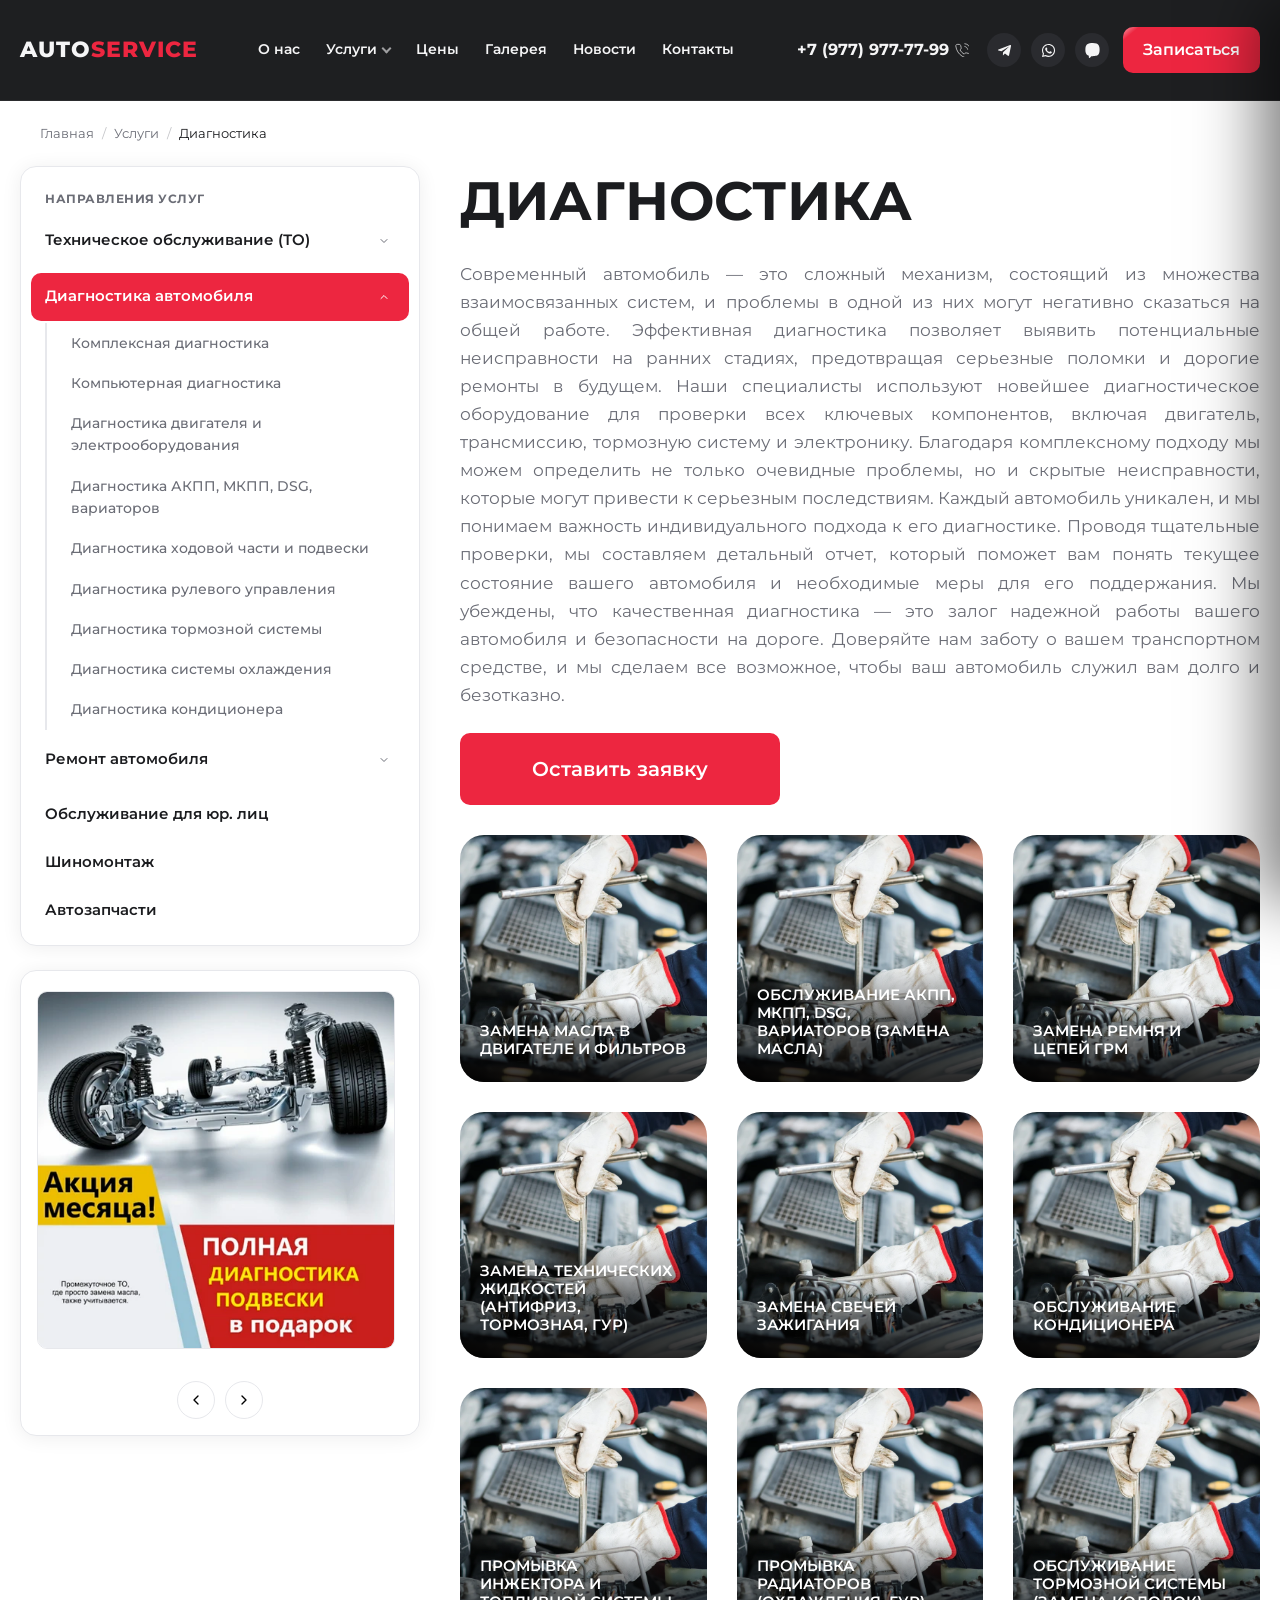
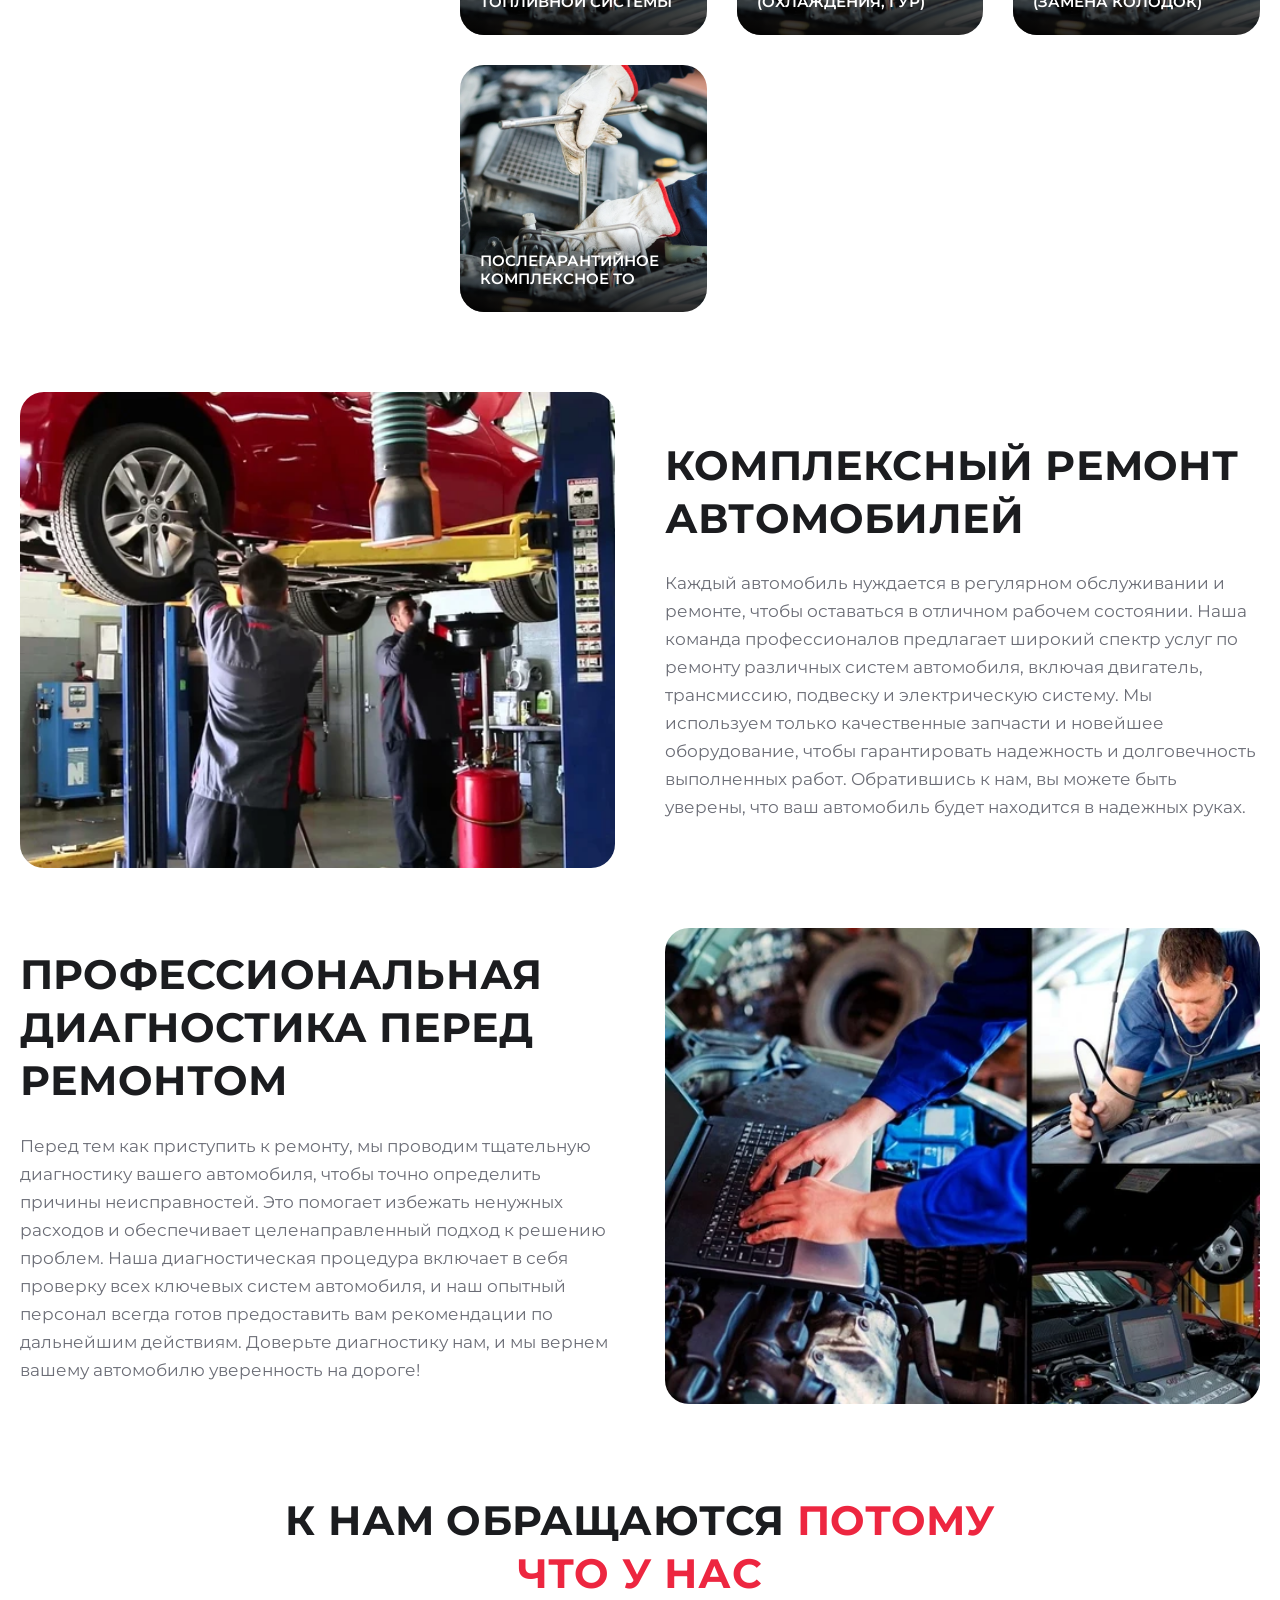
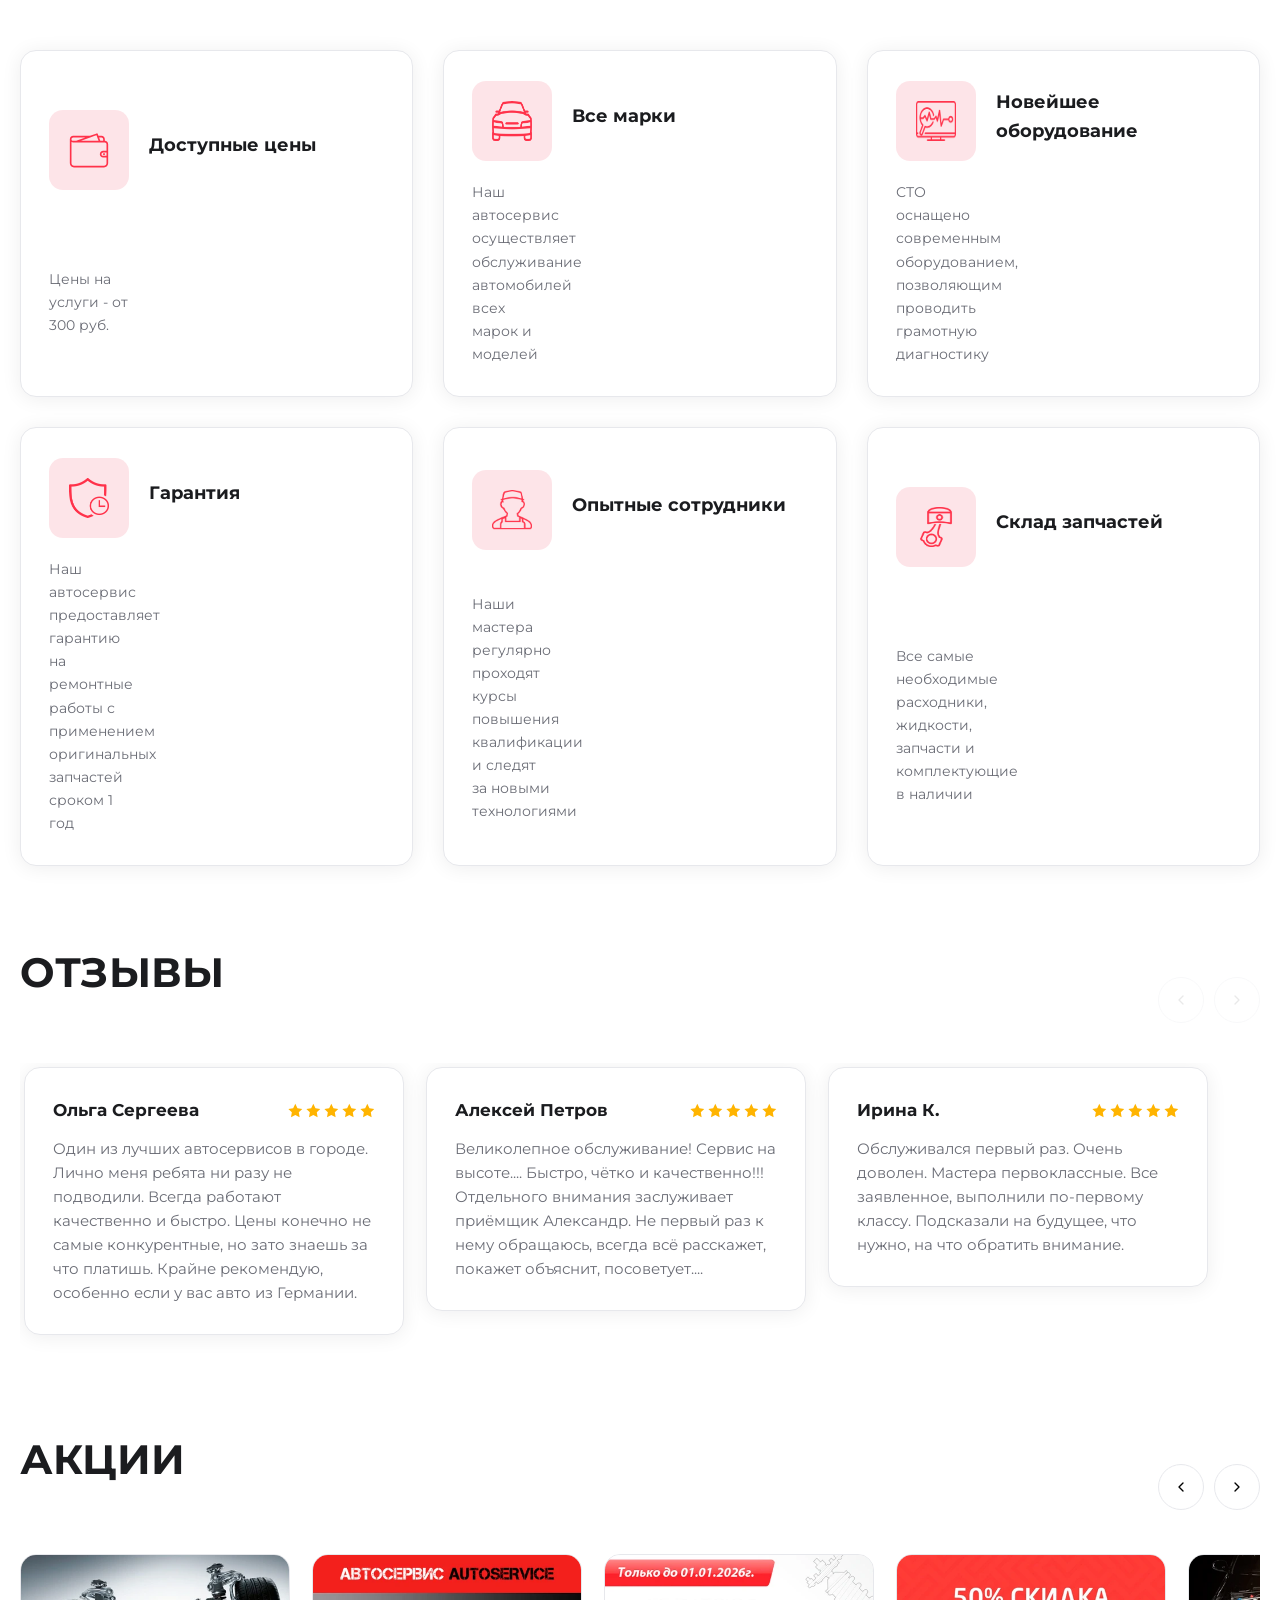
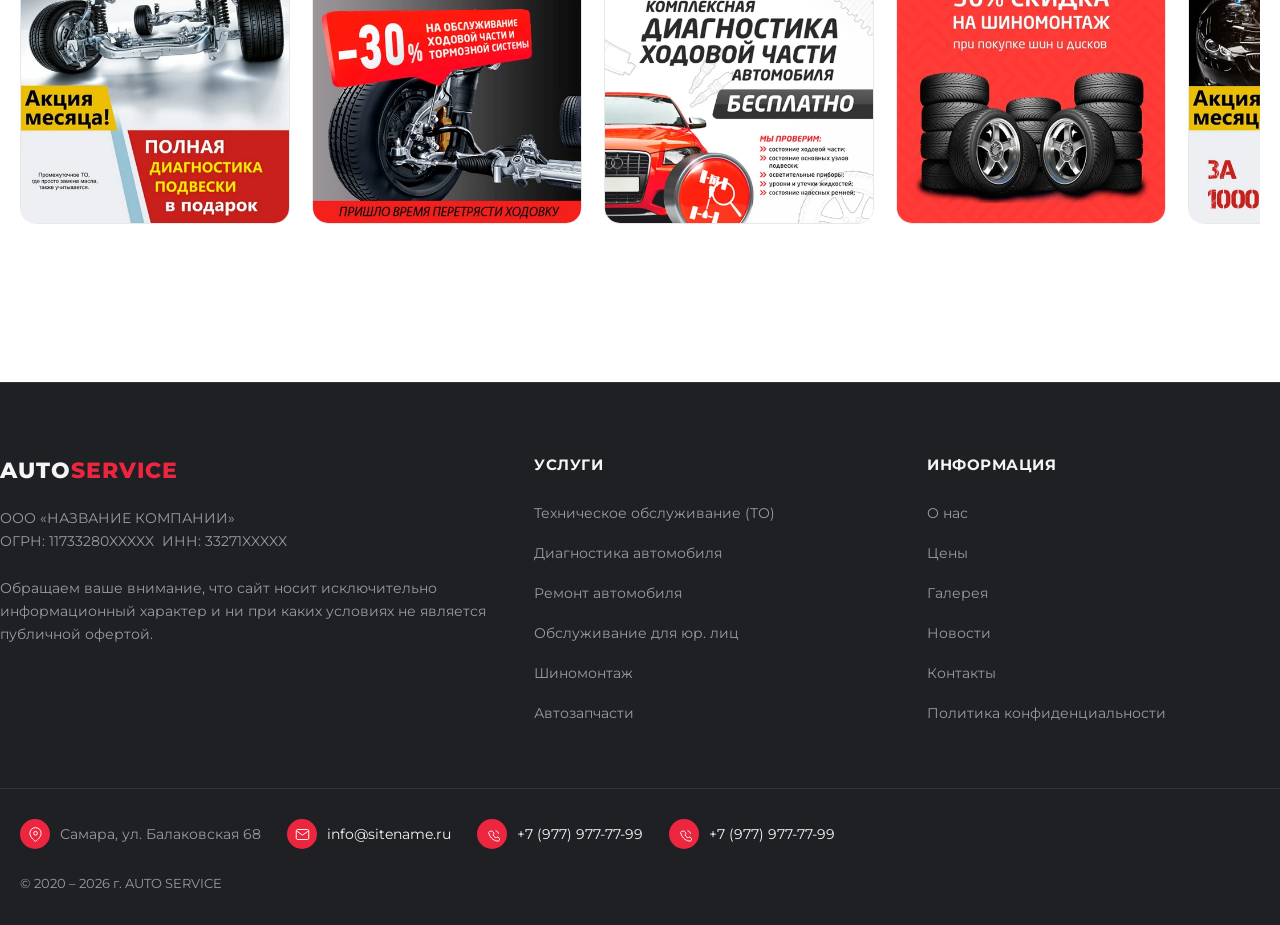
<file: uslugi-diagnostika.html>
<!doctype html>
<html lang="ru">
<head>
<meta charset="utf-8">
<title>Диагностика — AUTO SERVICE</title>
<meta name="description" content="Современный автомобиль — это сложный механизм, состоящий из множества взаимосвязанных систем, и проблемы в одной из них могут негативно сказаться на общей ра">
<meta name="viewport" content="width=device-width, initial-scale=1">
<meta http-equiv="X-UA-Compatible" content="IE=edge">
<meta name="theme-color" content="#17181a">
<link rel="shortcut icon" type="image/x-icon" href="img/favicon.ico">
<link rel="stylesheet" href="css/vendor/fancybox.css">
<link rel="stylesheet" href="css/style.css">
</head>
<body class="">


<div class="overlay"></div>
<nav class="mobile_menu">
  <ul>
    <li><a href="about.html">О нас</a></li>
    <li class="menu_sub">
		<a href="uslugi.html">Услуги<span class="submenu_toggle"></span></a>
		<ul>
			<li class="menu_sub">
				<a href="uslugi-diagnostika.html">Техническое обслуживание (ТО)<span class="submenu_toggle"></span></a>
				<ul>
					<li><a href="uslugi-diagnostika-diagnostika-xodovoj-chasti.html">Замена масла в двигателе и фильтров</a></li>
					<li><a href="uslugi-diagnostika-diagnostika-xodovoj-chasti.html">Обслуживание АКПП, МКПП, DSG, вариаторов (замена масла)</a></li>
					<li><a href="uslugi-diagnostika-diagnostika-xodovoj-chasti.html">Замена ремня и цепей ГРМ</a></li>
					<li><a href="uslugi-diagnostika-diagnostika-xodovoj-chasti.html">Замена технических жидкостей (антифриз, тормозная, ГУР)</a></li>
					<li><a href="uslugi-diagnostika-diagnostika-xodovoj-chasti.html">Замена свечей зажигания</a></li>
					<li><a href="uslugi-diagnostika-diagnostika-xodovoj-chasti.html">Обслуживание кондиционера</a></li>
					<li><a href="uslugi-diagnostika-diagnostika-xodovoj-chasti.html">Промывка инжектора и топливной системы</a></li>
					<li><a href="uslugi-diagnostika-diagnostika-xodovoj-chasti.html">Промывка радиаторов (охлаждения, ГУР)</a></li>
					<li><a href="uslugi-diagnostika-diagnostika-xodovoj-chasti.html">Обслуживание тормозной системы (замена колодок)</a></li>
					<li><a href="uslugi-diagnostika-diagnostika-xodovoj-chasti.html">Послегарантийное комплексное ТО</a></li>
				</ul>
			</li>			
			<li class="menu_sub">
				<a href="uslugi-diagnostika.html">Диагностика автомобиля<span class="submenu_toggle"></span></a>
				<ul>
					<li><a href="uslugi-diagnostika-diagnostika-xodovoj-chasti.html">Комплексная диагностика</a></li>
					<li><a href="uslugi-diagnostika-diagnostika-xodovoj-chasti.html">Компьютерная диагностика</a></li>
					<li><a href="uslugi-diagnostika-diagnostika-xodovoj-chasti.html">Диагностика двигателя и электрооборудования</a></li>
					<li><a href="uslugi-diagnostika-diagnostika-xodovoj-chasti.html">Диагностика АКПП, МКПП, DSG, вариаторов</a></li>
					<li><a href="uslugi-diagnostika-diagnostika-xodovoj-chasti.html">Диагностика ходовой части и подвески</a></li>
					<li><a href="uslugi-diagnostika-diagnostika-xodovoj-chasti.html">Диагностика рулевого управления</a></li>
					<li><a href="uslugi-diagnostika-diagnostika-xodovoj-chasti.html">Диагностика тормозной системы</a></li>
					<li><a href="uslugi-diagnostika-diagnostika-xodovoj-chasti.html">Диагностика системы охлаждения</a></li>
					<li><a href="uslugi-diagnostika-diagnostika-xodovoj-chasti.html">Диагностика кондиционера</a></li>	
				</ul>
			</li>
			<li class="menu_sub">
				<a href="uslugi-diagnostika.html">Ремонт автомобиля<span class="submenu_toggle"></span></a>
				<ul>
					<li><a href="uslugi-diagnostika-diagnostika-xodovoj-chasti.html">Ремонт бензиновых и дизельных двигателей</a></li>
					<li><a href="uslugi-diagnostika-diagnostika-xodovoj-chasti.html">Ремонт АКПП, МКПП, DSG, вариаторов / Замена сцепления</a></li>
					<li><a href="uslugi-diagnostika-diagnostika-xodovoj-chasti.html">Ремонт подвески (замена сайлентблоков, рычагов, опор)</a></li>
					<li><a href="uslugi-diagnostika-diagnostika-xodovoj-chasti.html">Ремонт рулевой рейки</a></li>
					<li><a href="uslugi-diagnostika-diagnostika-xodovoj-chasti.html">Сход-развал колес</a></li>
					<li><a href="uslugi-diagnostika-diagnostika-xodovoj-chasti.html">Ремонт тормозной системы</a></li>
					<li><a href="uslugi-diagnostika-diagnostika-xodovoj-chasti.html">Замена тормозных дисков</a></li>
					<li><a href="uslugi-diagnostika-diagnostika-xodovoj-chasti.html">Ремонт выхлопной системы</a></li>
					<li><a href="uslugi-diagnostika-diagnostika-xodovoj-chasti.html">Ремонт системы охлаждения</a></li>
					<li><a href="uslugi-diagnostika-diagnostika-xodovoj-chasti.html">Ремонт топливной системы</a></li>
					<li><a href="uslugi-diagnostika-diagnostika-xodovoj-chasti.html">Ремонт автоэлектрики</a></li>
				</ul>
			</li>
			<li><a href="uslugi-diagnostika.html">Обслуживание для юр. лиц</a></li>
			<li><a href="uslugi-diagnostika.html">Шиномонтаж</a></li>
			<li><a href="uslugi-diagnostika.html">Автозапчасти</a></li>
		</ul>
    </li>
    <li><a href="/">Цены</a></li>
    <li><a href="/">Галерея</a></li>
    <li><a href="news.html">Новости</a></li>
    <li><a href="kontaktyi.html">Контакты</a></li>
  </ul>
  <div class="mobile_menu_phone">
    <div class="phone_line"><a href="tel:+79779777799" style="font-weight:700;font-size:17px;">+7 (977) 977-77-99</a></div>
    <div class="phone_line"><a href="tel:+79779777799" style="font-weight:700;font-size:17px;">+7 (977) 977-77-99</a></div>
    <div style="margin-top:14px;"><a href="#section_forma" class="btn full_width anim_link" data-modal="#section_forma" data-modal-title="Заказать звонок">Заказать звонок</a></div>
  </div>
  <ul class="soc_nav mobile_menu_social">
    <li><a href="/" target="_blank" rel="noopener"><svg width="15" height="15" viewBox="0 0 448 512" fill="currentColor"><path d="M446.7 98.6l-67.6 318.8c-5.1 22.5-18.4 28.1-37.3 17.5l-103-75.9-49.7 47.8c-5.5 5.5-10.1 10.1-20.7 10.1l7.4-104.9 190.9-172.5c8.3-7.4-1.8-11.5-12.9-4.1L117.8 284 16.2 252.2c-22.1-6.9-22.5-22.1 4.6-32.7L418.2 66.4c18.4-6.9 34.5 4.1 28.5 32.2z"/></svg></a></li>
    <li><a href="https://vk.com/" target="_blank" rel="noopener"><svg width="15" height="13.3" viewBox="0 0 576 512" fill="currentColor"><path d="M545 117.7c3.7-12.5 0-21.7-17.8-21.7h-58.9c-15 0-21.9 7.9-25.6 16.7 0 0-30 73.1-72.4 120.5-13.7 13.7-20 18.1-27.5 18.1-3.7 0-9.4-4.4-9.4-16.9V117.7c0-15-4.2-21.7-16.6-21.7h-92.6c-9.4 0-15 7-15 13.5 0 14.2 21.2 17.5 23.4 57.5v86.8c0 19-3.4 22.5-10.9 22.5-20 0-68.6-73.4-97.4-157.4-5.8-16.3-11.5-22.9-26.6-22.9H38.8c-16.8 0-20.2 7.9-20.2 16.7 0 15.6 20 93.1 93.1 195.5C160.4 378.1 229 416 291.4 416c37.5 0 42.1-8.4 42.1-22.9 0-66.8-3.4-73.1 15.4-73.1 8.7 0 23.7 4.4 58.7 38.1 40 40 46.6 57.9 69 57.9h58.9c16.8 0 25.3-8.4 20.4-25-11.2-34.9-86.9-106.7-90.3-111.5-8.7-11.2-6.2-16.2 0-26.2.1-.1 72-101.3 79.4-135.6z"/></svg></a></li>
    <li><a href="https://www.instagram.com/" target="_blank" rel="noopener"><svg width="15" height="17.1" viewBox="0 0 448 512" fill="currentColor"><path d="M224.1 141c-63.6 0-114.9 51.3-114.9 114.9s51.3 114.9 114.9 114.9S339 319.5 339 255.9 287.7 141 224.1 141zm0 189.6c-41.1 0-74.7-33.5-74.7-74.7s33.5-74.7 74.7-74.7 74.7 33.5 74.7 74.7-33.6 74.7-74.7 74.7zm146.4-194.3c0 14.9-12 26.8-26.8 26.8-14.9 0-26.8-12-26.8-26.8s12-26.8 26.8-26.8 26.8 12 26.8 26.8zm76.1 27.2c-1.7-35.9-9.9-67.7-36.2-93.9-26.2-26.2-58-34.4-93.9-36.2-37-2.1-147.9-2.1-184.9 0-35.8 1.7-67.6 9.9-93.9 36.1s-34.4 58-36.2 93.9c-2.1 37-2.1 147.9 0 184.9 1.7 35.9 9.9 67.7 36.2 93.9s58 34.4 93.9 36.2c37 2.1 147.9 2.1 184.9 0 35.9-1.7 67.7-9.9 93.9-36.2 26.2-26.2 34.4-58 36.2-93.9 2.1-37 2.1-147.8 0-184.8zM398.8 388c-7.8 19.6-22.9 34.7-42.6 42.6-29.5 11.7-99.5 9-132.1 9s-102.7 2.6-132.1-9c-19.6-7.8-34.7-22.9-42.6-42.6-11.7-29.5-9-99.5-9-132.1s-2.6-102.7 9-132.1c7.8-19.6 22.9-34.7 42.6-42.6 29.5-11.7 99.5-9 132.1-9s102.7-2.6 132.1 9c19.6 7.8 34.7 22.9 42.6 42.6 11.7 29.5 9 99.5 9 132.1s2.7 102.7-9 132.1z"/></svg></a></li>
  </ul>
</nav>
<div id="top_head">
<div class="head_top">
  <div class="wrapper head_top_line">
    <a href="/" class="logo">AUTO<span>SERVICE</span></a>
    <nav class="top_menu">
      <ul>
        <li><a href="about.html">О нас</a></li>
        <li class="menu_sub">
			<a href="uslugi.html">Услуги</a>
			<div class="nav_dropdown dop_razdel_manu">
				<div>
					<div class="nav_dropdown_name_razdela"><a href="uslugi-diagnostika.html" style="color:inherit">Техническое обслуживание (ТО)</a></div>
					<a href="uslugi-diagnostika-diagnostika-xodovoj-chasti.html">Замена масла в двигателе и фильтров</a>
					<a href="uslugi-diagnostika-diagnostika-xodovoj-chasti.html">Обслуживание АКПП, МКПП, DSG, вариаторов (замена масла)</a>
					<a href="uslugi-diagnostika-diagnostika-xodovoj-chasti.html">Замена ремня и цепей ГРМ</a>
					<a href="uslugi-diagnostika-diagnostika-xodovoj-chasti.html">Замена технических жидкостей (антифриз, тормозная, ГУР)</a>
					<a href="uslugi-diagnostika-diagnostika-xodovoj-chasti.html">Замена свечей зажигания</a>
					<a href="uslugi-diagnostika-diagnostika-xodovoj-chasti.html">Обслуживание кондиционера</a>
					<a href="uslugi-diagnostika-diagnostika-xodovoj-chasti.html">Промывка инжектора и топливной системы</a>
					<a href="uslugi-diagnostika-diagnostika-xodovoj-chasti.html">Промывка радиаторов (охлаждения, ГУР)</a>
					<a href="uslugi-diagnostika-diagnostika-xodovoj-chasti.html">Обслуживание тормозной системы (замена колодок)</a>
					<a href="uslugi-diagnostika-diagnostika-xodovoj-chasti.html">Послегарантийное комплексное ТО</a>
				</div>
				<div>
					<div class="nav_dropdown_name_razdela"><a href="uslugi-diagnostika.html" style="color:inherit">Диагностика автомобиля</a></div>
					<a href="uslugi-diagnostika-diagnostika-xodovoj-chasti.html">Комплексная диагностика</a>
					<a href="uslugi-diagnostika-diagnostika-xodovoj-chasti.html">Компьютерная диагностика</a>
					<a href="uslugi-diagnostika-diagnostika-xodovoj-chasti.html">Диагностика двигателя и электрооборудования</a>
					<a href="uslugi-diagnostika-diagnostika-xodovoj-chasti.html">Диагностика АКПП, МКПП, DSG, вариаторов</a>
					<a href="uslugi-diagnostika-diagnostika-xodovoj-chasti.html">Диагностика ходовой части и подвески</a>
					<a href="uslugi-diagnostika-diagnostika-xodovoj-chasti.html">Диагностика рулевого управления</a>
					<a href="uslugi-diagnostika-diagnostika-xodovoj-chasti.html">Диагностика тормозной системы</a>
					<a href="uslugi-diagnostika-diagnostika-xodovoj-chasti.html">Диагностика системы охлаждения</a>
					<a href="uslugi-diagnostika-diagnostika-xodovoj-chasti.html">Диагностика кондиционера</a>
				</div>
				<div>
					<div class="nav_dropdown_name_razdela"><a href="uslugi-diagnostika.html" style="color:inherit">Ремонт автомобиля</a></div>
					<a href="uslugi-diagnostika-diagnostika-xodovoj-chasti.html">Ремонт бензиновых и дизельных двигателей</a>
					<a href="uslugi-diagnostika-diagnostika-xodovoj-chasti.html">Ремонт АКПП, МКПП, DSG, вариаторов / Замена сцепления</a>
					<a href="uslugi-diagnostika-diagnostika-xodovoj-chasti.html">Ремонт подвески (замена сайлентблоков, рычагов, опор)</a>
					<a href="uslugi-diagnostika-diagnostika-xodovoj-chasti.html">Ремонт рулевой рейки</a>
					<a href="uslugi-diagnostika-diagnostika-xodovoj-chasti.html">Сход-развал колес</a>
					<a href="uslugi-diagnostika-diagnostika-xodovoj-chasti.html">Ремонт тормозной системы</a>
					<a href="uslugi-diagnostika-diagnostika-xodovoj-chasti.html">Замена тормозных дисков</a>
					<a href="uslugi-diagnostika-diagnostika-xodovoj-chasti.html">Ремонт выхлопной системы</a>
					<a href="uslugi-diagnostika-diagnostika-xodovoj-chasti.html">Ремонт системы охлаждения</a>
					<a href="uslugi-diagnostika-diagnostika-xodovoj-chasti.html">Ремонт топливной системы</a>
					<a href="uslugi-diagnostika-diagnostika-xodovoj-chasti.html">Ремонт автоэлектрики</a>
				</div>
				<div>
					<div class="nav_dropdown_name_razdela"><a href="uslugi-diagnostika.html" style="color:inherit">Обслуживание для юр. лиц</a></div>
				</div>
				<div>
					<div class="nav_dropdown_name_razdela"><a href="uslugi-diagnostika.html" style="color:inherit">Шиномонтаж</a></div>
				</div>
				<div>
					<div class="nav_dropdown_name_razdela"><a href="uslugi-diagnostika.html" style="color:inherit">Автозапчасти</a></div>
				</div>
			</div>
        </li>
        <li><a href="/">Цены</a></li>
        <li><a href="/">Галерея</a></li>
        <li><a href="news.html">Новости</a></li>
        <li><a href="kontaktyi.html">Контакты</a></li>
      </ul>
    </nav>

    <div class="head_top_block">
      <div class="head_top_phone_block hidden_xs">
        <span class="head_top_phone_btn">
          +7 (977) 977-77-99
          <svg viewBox="0 0 20 20" fill="none" xmlns="http://www.w3.org/2000/svg"><path d="M14.05 5C15.0267 5.19057 15.9244 5.66826 16.6281 6.37194C17.3317 7.07561 17.8094 7.97326 18 8.95M14.05 1C16.0793 1.22544 17.9716 2.13417 19.4162 3.57701C20.8609 5.01984 21.772 6.91101 22 8.94M21 16.92V19.92C21.0011 20.1985 20.9441 20.4742 20.8325 20.7293C20.7209 20.9845 20.5573 21.2136 20.3521 21.4019C20.1468 21.5901 19.9046 21.7335 19.6407 21.8227C19.3769 21.9119 19.0974 21.9451 18.82 21.92C15.7428 21.5856 12.787 20.5341 10.19 18.85C7.77382 17.3147 5.72533 15.2662 4.18999 12.85C2.49997 10.2412 1.44824 7.27099 1.11999 4.18C1.095 3.90347 1.12787 3.62476 1.21649 3.36162C1.30512 3.09849 1.44756 2.85669 1.63476 2.65162C1.82196 2.44655 2.0498 2.28271 2.30379 2.17052C2.55777 2.05833 2.83233 2.00026 3.10999 2H6.10999C6.5953 1.99522 7.06579 2.16708 7.43376 2.48353C7.80173 2.79999 8.04207 3.23945 8.10999 3.72C8.23662 4.68007 8.47144 5.62273 8.80999 6.53C8.94454 6.88792 8.97366 7.27691 8.8939 7.65088C8.81415 8.02485 8.62886 8.36811 8.35999 8.64L7.08999 9.91C8.51355 12.4135 10.5864 14.4864 13.09 15.91L14.36 14.64C14.6319 14.3711 14.9751 14.1858 15.3491 14.1061C15.7231 14.0263 16.1121 14.0555 16.47 14.19C17.3773 14.5286 18.3199 14.7634 19.28 14.89C19.7658 14.9585 20.2094 15.2032 20.5265 15.5775C20.8437 15.9518 21.0122 16.4296 21 16.92Z" stroke="currentColor" stroke-width="1.4" stroke-linecap="round" stroke-linejoin="round" fill="none"/></svg>
        </span>
        <div class="head_top_phone_panel">
          <div class="phone_line">
            <a href="tel:+79779777799">+7 (977) 977-77-99</a>
            <div class="desc">Запись на ТО</div>
          </div>
          <div class="phone_line">
            <a href="tel:+79779777799">+7 (977) 977-77-99</a>
            <div class="desc">Шиномонтаж</div>
          </div>
          <a href="#section_forma" class="btn full_width anim_link" data-modal="#section_forma" data-modal-title="Заказать звонок">Заказать звонок</a>
          <div class="contact_li"><span class="contact_li_name">E-mail</span><a href="mailto:info@sitename.ru">info@sitename.ru</a></div>
          <div class="contact_li"><span class="contact_li_name">Адрес</span>Самара, ул. Балаковская 68</div>
          <div class="contact_li"><span class="contact_li_name">Режим работы</span>Пн. – Пт.: с 9:00 до 18:00</div>
          <ul class="soc_nav">
            <li><a href="/" target="_blank" rel="noopener" aria-label="telegram"><svg width="15" height="15" viewBox="0 0 448 512" fill="currentColor"><path d="M446.7 98.6l-67.6 318.8c-5.1 22.5-18.4 28.1-37.3 17.5l-103-75.9-49.7 47.8c-5.5 5.5-10.1 10.1-20.7 10.1l7.4-104.9 190.9-172.5c8.3-7.4-1.8-11.5-12.9-4.1L117.8 284 16.2 252.2c-22.1-6.9-22.5-22.1 4.6-32.7L418.2 66.4c18.4-6.9 34.5 4.1 28.5 32.2z"/></svg></a></li>
            <li><a href="https://vk.com/" target="_blank" rel="noopener" aria-label="vk"><svg width="15" height="13.3" viewBox="0 0 576 512" fill="currentColor"><path d="M545 117.7c3.7-12.5 0-21.7-17.8-21.7h-58.9c-15 0-21.9 7.9-25.6 16.7 0 0-30 73.1-72.4 120.5-13.7 13.7-20 18.1-27.5 18.1-3.7 0-9.4-4.4-9.4-16.9V117.7c0-15-4.2-21.7-16.6-21.7h-92.6c-9.4 0-15 7-15 13.5 0 14.2 21.2 17.5 23.4 57.5v86.8c0 19-3.4 22.5-10.9 22.5-20 0-68.6-73.4-97.4-157.4-5.8-16.3-11.5-22.9-26.6-22.9H38.8c-16.8 0-20.2 7.9-20.2 16.7 0 15.6 20 93.1 93.1 195.5C160.4 378.1 229 416 291.4 416c37.5 0 42.1-8.4 42.1-22.9 0-66.8-3.4-73.1 15.4-73.1 8.7 0 23.7 4.4 58.7 38.1 40 40 46.6 57.9 69 57.9h58.9c16.8 0 25.3-8.4 20.4-25-11.2-34.9-86.9-106.7-90.3-111.5-8.7-11.2-6.2-16.2 0-26.2.1-.1 72-101.3 79.4-135.6z"/></svg></a></li>
            <li><a href="https://www.instagram.com/" target="_blank" rel="noopener" aria-label="instagram"><svg width="15" height="17.1" viewBox="0 0 448 512" fill="currentColor"><path d="M224.1 141c-63.6 0-114.9 51.3-114.9 114.9s51.3 114.9 114.9 114.9S339 319.5 339 255.9 287.7 141 224.1 141zm0 189.6c-41.1 0-74.7-33.5-74.7-74.7s33.5-74.7 74.7-74.7 74.7 33.5 74.7 74.7-33.6 74.7-74.7 74.7zm146.4-194.3c0 14.9-12 26.8-26.8 26.8-14.9 0-26.8-12-26.8-26.8s12-26.8 26.8-26.8 26.8 12 26.8 26.8zm76.1 27.2c-1.7-35.9-9.9-67.7-36.2-93.9-26.2-26.2-58-34.4-93.9-36.2-37-2.1-147.9-2.1-184.9 0-35.8 1.7-67.6 9.9-93.9 36.1s-34.4 58-36.2 93.9c-2.1 37-2.1 147.9 0 184.9 1.7 35.9 9.9 67.7 36.2 93.9s58 34.4 93.9 36.2c37 2.1 147.9 2.1 184.9 0 35.9-1.7 67.7-9.9 93.9-36.2 26.2-26.2 34.4-58 36.2-93.9 2.1-37 2.1-147.8 0-184.8zM398.8 388c-7.8 19.6-22.9 34.7-42.6 42.6-29.5 11.7-99.5 9-132.1 9s-102.7 2.6-132.1-9c-19.6-7.8-34.7-22.9-42.6-42.6-11.7-29.5-9-99.5-9-132.1s-2.6-102.7 9-132.1c7.8-19.6 22.9-34.7 42.6-42.6 29.5-11.7 99.5-9 132.1-9s102.7-2.6 132.1 9c19.6 7.8 34.7 22.9 42.6 42.6 11.7 29.5 9 99.5 9 132.1s2.7 102.7-9 132.1z"/></svg></a></li>
          </ul>
        </div>
      </div>

      <ul class="soc_nav hidden_xs">
        <li><a href="/" target="_blank" rel="noopener" aria-label="telegram"><svg width="15" height="15" viewBox="0 0 448 512" fill="currentColor"><path d="M446.7 98.6l-67.6 318.8c-5.1 22.5-18.4 28.1-37.3 17.5l-103-75.9-49.7 47.8c-5.5 5.5-10.1 10.1-20.7 10.1l7.4-104.9 190.9-172.5c8.3-7.4-1.8-11.5-12.9-4.1L117.8 284 16.2 252.2c-22.1-6.9-22.5-22.1 4.6-32.7L418.2 66.4c18.4-6.9 34.5 4.1 28.5 32.2z"/></svg></a></li>
        <li><a href="https://api.whatsapp.com/send?phone=" target="_blank" rel="noopener" aria-label="whatsapp"><svg width="15" height="15" viewBox="0 0 448 512" fill="currentColor"><path d="M380.9 97.1C339 55.1 283.2 32 223.9 32c-122.4 0-222 99.6-222 222 0 39.1 10.2 77.3 29.6 111L0 480l117.7-30.9c32.4 17.7 68.9 27 106.1 27h.1c122.3 0 224.1-99.6 224.1-222 0-59.3-25.2-115-67.1-157zm-157 341.6c-33.2 0-65.7-8.9-94-25.7l-6.7-4-69.8 18.3L72 359.2l-4.4-7c-18.5-29.4-28.2-63.3-28.2-98.2 0-101.7 82.8-184.5 184.6-184.5 49.3 0 95.6 19.2 130.4 54.1 34.8 34.9 56.2 81.2 56.1 130.5 0 101.8-84.9 184.6-186.6 184.6zm101.2-138.2c-5.5-2.8-32.8-16.2-37.9-18-5.1-1.9-8.8-2.8-12.5 2.8-3.7 5.6-14.3 18-17.6 21.8-3.2 3.7-6.5 4.2-12 1.4-32.6-16.3-54-29.1-75.5-66-5.7-9.8 5.7-9.1 16.3-30.3 1.8-3.7.9-6.9-.5-9.7-1.4-2.8-12.5-30.1-17.1-41.2-4.5-10.8-9.1-9.3-12.5-9.5-3.2-.2-6.9-.2-10.6-.2-3.7 0-9.7 1.4-14.8 6.9-5.1 5.6-19.4 19-19.4 46.3 0 27.3 19.9 53.7 22.6 57.4 2.8 3.7 39.1 59.7 94.8 83.8 35.2 15.2 49 16.5 66.6 13.9 10.7-1.6 32.8-13.4 37.4-26.4 4.6-13 4.6-24.1 3.2-26.4-1.3-2.5-5-3.9-10.5-6.6z"/></svg></a></li>
        <li><a href="viber://chat?number=" target="_blank" rel="noopener" aria-label="viber"><svg width="15" height="15" viewBox="0 0 512 512" fill="currentColor"><path d="M444 49.9C431.3 38.2 379.9.9 265.3.4c0 0-135.1-8.1-200.9 52.3C27.8 89.3 14.9 143 13.5 209.5c-1.4 66.5-3.1 191.1 117 224.9h.1l-.1 51.6s-.8 20.9 13 25.1c16.6 5.2 26.4-10.7 42.3-27.8 8.7-9.4 20.7-23.2 29.8-33.7 82.2 6.9 145.3-8.9 152.5-11.2 16.6-5.4 110.5-17.4 125.7-142 15.8-128.6-7.6-209.8-49.8-246.5z"/></svg></a></li>
      </ul>

      <button class="btn hidden_xs anim_link" data-modal="#section_forma" data-modal-title="Записаться на СТО">Записаться</span>

      <button class="burger" aria-label="Меню"><span></span></span>
    </div>
  </div>
</div>
<div class="head_top_spacer"></div></div>

<main>
<div class="wrapper"><div class="wrapper">
  <nav class="breadcrumbs" aria-label="breadcrumb">
    <a href="index.html">Главная</a>
      <span class="sep">/</span>
<a href="uslugi.html">Услуги</a>      <span class="sep">/</span>
<span class="current">Диагностика</span>
  </nav>
</div>
</div>

<div class="section pt0">
  <div class="wrapper">
    <div class="category_left">
      <aside class="category_sidebar" data-reveal="left">
        <nav class="side_nav">
  <div class="side_nav_name">Направления услуг</div>
  <ul>
    <li class="menu_sub">
      <a href="uslugi-diagnostika.html" class="">
        <span>Техническое обслуживание (ТО)</span>
        <span class="side_nav_toggle" aria-label="Показать подразделы: Техническое обслуживание (ТО)">
          <svg width="12" height="12" viewBox="0 0 24 24" fill="none"><path d="M6 9l6 6 6-6" stroke="currentColor" stroke-width="2" fill="none" stroke-linecap="round" stroke-linejoin="round"/></svg>
        </span>
      </a>
      <div class="side_nav_sub_wrap">
        <ul class="side_nav_sub">
			<li><a href="uslugi-diagnostika-diagnostika-xodovoj-chasti.html">Замена масла в двигателе и фильтров</a></li>
			<li><a href="uslugi-diagnostika-diagnostika-xodovoj-chasti.html">Обслуживание АКПП, МКПП, DSG, вариаторов (замена масла)</a></li>
			<li><a href="uslugi-diagnostika-diagnostika-xodovoj-chasti.html">Замена ремня и цепей ГРМ</a></li>
			<li><a href="uslugi-diagnostika-diagnostika-xodovoj-chasti.html">Замена технических жидкостей (антифриз, тормозная, ГУР)</a></li>
			<li><a href="uslugi-diagnostika-diagnostika-xodovoj-chasti.html">Замена свечей зажигания</a></li>
			<li><a href="uslugi-diagnostika-diagnostika-xodovoj-chasti.html">Обслуживание кондиционера</a></li>
			<li><a href="uslugi-diagnostika-diagnostika-xodovoj-chasti.html">Промывка инжектора и топливной системы</a></li>
			<li><a href="uslugi-diagnostika-diagnostika-xodovoj-chasti.html">Промывка радиаторов (охлаждения, ГУР)</a></li>
			<li><a href="uslugi-diagnostika-diagnostika-xodovoj-chasti.html">Обслуживание тормозной системы (замена колодок)</a></li>
			<li><a href="uslugi-diagnostika-diagnostika-xodovoj-chasti.html">Послегарантийное комплексное ТО</a></li>
        </ul>
      </div>
    </li>
    <li class="menu_sub is_open">
      <a href="uslugi-diagnostika.html" class="is_active">
        <span>Диагностика автомобиля</span>
        <span class="side_nav_toggle" aria-label="Показать подразделы: Диагностика автомобиля">
          <svg width="12" height="12" viewBox="0 0 24 24" fill="none"><path d="M6 9l6 6 6-6" stroke="currentColor" stroke-width="2" fill="none" stroke-linecap="round" stroke-linejoin="round"/></svg>
        </span>
      </a>
      <div class="side_nav_sub_wrap">
        <ul class="side_nav_sub">
			<li><a href="uslugi-diagnostika-diagnostika-xodovoj-chasti.html">Комплексная диагностика</a></li>
			<li><a href="uslugi-diagnostika-diagnostika-xodovoj-chasti.html">Компьютерная диагностика</a></li>
			<li><a href="uslugi-diagnostika-diagnostika-xodovoj-chasti.html">Диагностика двигателя и электрооборудования</a></li>
			<li><a href="uslugi-diagnostika-diagnostika-xodovoj-chasti.html">Диагностика АКПП, МКПП, DSG, вариаторов</a></li>
			<li><a href="uslugi-diagnostika-diagnostika-xodovoj-chasti.html">Диагностика ходовой части и подвески</a></li>
			<li><a href="uslugi-diagnostika-diagnostika-xodovoj-chasti.html">Диагностика рулевого управления</a></li>
			<li><a href="uslugi-diagnostika-diagnostika-xodovoj-chasti.html">Диагностика тормозной системы</a></li>
			<li><a href="uslugi-diagnostika-diagnostika-xodovoj-chasti.html">Диагностика системы охлаждения</a></li>
			<li><a href="uslugi-diagnostika-diagnostika-xodovoj-chasti.html">Диагностика кондиционера</a></li>	
        </ul>
      </div>
    </li>
    <li class="menu_sub">
      <a href="uslugi-diagnostika.html" class="">
        <span>Ремонт автомобиля</span>
        <span class="side_nav_toggle" aria-label="Показать подразделы: Ремонт автомобиля">
          <svg width="12" height="12" viewBox="0 0 24 24" fill="none"><path d="M6 9l6 6 6-6" stroke="currentColor" stroke-width="2" fill="none" stroke-linecap="round" stroke-linejoin="round"/></svg>
        </span>
      </a>
      <div class="side_nav_sub_wrap">
        <ul class="side_nav_sub">
			<li><a href="uslugi-diagnostika-diagnostika-xodovoj-chasti.html">Ремонт бензиновых и дизельных двигателей</a></li>
			<li><a href="uslugi-diagnostika-diagnostika-xodovoj-chasti.html">Ремонт АКПП, МКПП, DSG, вариаторов / Замена сцепления</a></li>
			<li><a href="uslugi-diagnostika-diagnostika-xodovoj-chasti.html">Ремонт подвески (замена сайлентблоков, рычагов, опор)</a></li>
			<li><a href="uslugi-diagnostika-diagnostika-xodovoj-chasti.html">Ремонт рулевой рейки</a></li>
			<li><a href="uslugi-diagnostika-diagnostika-xodovoj-chasti.html">Сход-развал колес</a></li>
			<li><a href="uslugi-diagnostika-diagnostika-xodovoj-chasti.html">Ремонт тормозной системы</a></li>
			<li><a href="uslugi-diagnostika-diagnostika-xodovoj-chasti.html">Замена тормозных дисков</a></li>
			<li><a href="uslugi-diagnostika-diagnostika-xodovoj-chasti.html">Ремонт выхлопной системы</a></li>
			<li><a href="uslugi-diagnostika-diagnostika-xodovoj-chasti.html">Ремонт системы охлаждения</a></li>
			<li><a href="uslugi-diagnostika-diagnostika-xodovoj-chasti.html">Ремонт топливной системы</a></li>
			<li><a href="uslugi-diagnostika-diagnostika-xodovoj-chasti.html">Ремонт автоэлектрики</a></li>
        </ul>
      </div>
    </li>
    <li><a href="uslugi-diagnostika.html">Обслуживание для юр. лиц</a></li>
    <li><a href="uslugi-diagnostika.html">Шиномонтаж</a></li>
    <li><a href="uslugi-diagnostika.html">Автозапчасти</a></li>
  </ul>
</nav>

        <div class="side_promo">
  <div class="side_promo_track carousel_track" data-carousel-scroll>
    <a href="#section_forma" class="akcii_item" data-modal="#section_forma" data-modal-title="Учавствовать в акции: Диагностика ходовой за 0 ₽" data-modal-theme="Запись по акции: Диагностика ходовой за 0 ₽">
      <img loading="lazy" src="img/action1.webp" alt="Диагностика ходовой за 0 ₽">
    </a>
    <a href="#section_forma" class="akcii_item" data-modal="#section_forma" data-modal-title="Учавствовать в акции: -30% на обслуживание ходовой части" data-modal-theme="Запись по акции: -30% на обслуживание ходовой части">
      <img loading="lazy" src="img/action3.webp" alt="-30% на обслуживание ходовой части">
    </a>
    <a href="#section_forma" class="akcii_item" data-modal="#section_forma" data-modal-title="Учавствовать в акции: Комплексная диагностика ходовой части авто" data-modal-theme="Запись по акции: Комплексная диагностика ходовой части авто">
      <img loading="lazy" src="img/action4.webp" alt="Комплексная диагностика ходовой части авто">
    </a>
    <a href="#section_forma" class="akcii_item" data-modal="#section_forma" data-modal-title="Учавствовать в акции: 50% на шиномонтаж при покупке шин и дисков" data-modal-theme="Запись по акции: 50% на шиномонтаж при покупке шин и дисков">
      <img loading="lazy" src="img/action5.webp" alt="50% на шиномонтаж при покупке шин и дисков">
    </a>
    <a href="#section_forma" class="akcii_item" data-modal="#section_forma" data-modal-title="Учавствовать в акции: Полная проверка авто за 1000 ₽" data-modal-theme="Запись по акции: Полная проверка авто за 1000 ₽">
      <img loading="lazy" src="img/action2.webp" alt="Полная проверка авто за 1000 ₽">
    </a>
    <a href="#section_forma" class="akcii_item" data-modal="#section_forma" data-modal-title="Учавствовать в акции: Установка доп. оборудования - 20%" data-modal-theme="Запись по акции: Установка доп. оборудования - 20%">
      <img loading="lazy" src="img/action6.webp" alt="Установка доп. оборудования - 20%">
    </a>
  </div>
  <div class="carousel_nav">
    <button type="button" data-carousel-prev aria-label="Назад"><svg width="14" height="14" viewBox="0 0 24 24" fill="none"><path d="M15 6l-6 6 6 6" stroke="currentColor" stroke-width="2" fill="none" stroke-linecap="round" stroke-linejoin="round"/></svg></span>
    <button type="button" data-carousel-next aria-label="Вперёд"><svg width="14" height="14" viewBox="0 0 24 24" fill="none"><path d="M9 6l6 6-6 6" stroke="currentColor" stroke-width="2" fill="none" stroke-linecap="round" stroke-linejoin="round"/></svg></span>
  </div>
</div>

      </aside>
      <div class="category_right">
        <h1 data-reveal>Диагностика</h1>
<div class="content prose" data-reveal><p>Современный автомобиль — это сложный механизм, состоящий из множества взаимосвязанных систем, и проблемы в одной из них могут негативно сказаться на общей работе. Эффективная диагностика позволяет выявить потенциальные неисправности на ранних стадиях, предотвращая серьезные поломки и дорогие ремонты в будущем. Наши специалисты используют новейшее диагностическое оборудование для проверки всех ключевых компонентов, включая двигатель, трансмиссию, тормозную систему и электронику. Благодаря комплексному подходу мы можем определить не только очевидные проблемы, но и скрытые неисправности, которые могут привести к серьезным последствиям. Каждый автомобиль уникален, и мы понимаем важность индивидуального подхода к его диагностике. Проводя тщательные проверки, мы составляем детальный отчет, который поможет вам понять текущее состояние вашего автомобиля и необходимые меры для его поддержания. Мы убеждены, что качественная диагностика — это залог надежной работы вашего автомобиля и безопасности на дороге. Доверяйте нам заботу о вашем транспортном средстве, и мы сделаем все возможное, чтобы ваш автомобиль служил вам долго и безотказно.</p></div>        <div class="page_top_actions" data-reveal>
          <a href="#section_forma" class="btn anim_link btn_xl" data-modal="#section_forma" data-modal-title="Оставить заявку" data-modal-theme="Заявка со страницы: Диагностика">Оставить заявку</a>
        </div>
        <div class="push30"></div>
        <div class="services_block" data-reveal-group>
			<a href="uslugi-diagnostika-diagnostika-xodovoj-chasti.html" class="service_item"><img src="img/12.webp" alt="" loading="lazy"><span class="service_name">Замена масла в двигателе и фильтров</span></a>
					<a href="uslugi-diagnostika-diagnostika-xodovoj-chasti.html" class="service_item"><img src="img/12.webp" alt="" loading="lazy"><span class="service_name">Обслуживание АКПП, МКПП, DSG, вариаторов (замена масла)</span></a>
					<a href="uslugi-diagnostika-diagnostika-xodovoj-chasti.html" class="service_item"><img src="img/12.webp" alt="" loading="lazy"><span class="service_name">Замена ремня и цепей ГРМ</span></a>
					<a href="uslugi-diagnostika-diagnostika-xodovoj-chasti.html" class="service_item"><img src="img/12.webp" alt="" loading="lazy"><span class="service_name">Замена технических жидкостей (антифриз, тормозная, ГУР)</span></a>
					<a href="uslugi-diagnostika-diagnostika-xodovoj-chasti.html" class="service_item"><img src="img/12.webp" alt="" loading="lazy"><span class="service_name">Замена свечей зажигания</span></a>
					<a href="uslugi-diagnostika-diagnostika-xodovoj-chasti.html" class="service_item"><img src="img/12.webp" alt="" loading="lazy"><span class="service_name">Обслуживание кондиционера</span></a>
					<a href="uslugi-diagnostika-diagnostika-xodovoj-chasti.html" class="service_item"><img src="img/12.webp" alt="" loading="lazy"><span class="service_name">Промывка инжектора и топливной системы</span></a>
					<a href="uslugi-diagnostika-diagnostika-xodovoj-chasti.html" class="service_item"><img src="img/12.webp" alt="" loading="lazy"><span class="service_name">Промывка радиаторов (охлаждения, ГУР)</span></a>
					<a href="uslugi-diagnostika-diagnostika-xodovoj-chasti.html" class="service_item"><img src="img/12.webp" alt="" loading="lazy"><span class="service_name">Обслуживание тормозной системы (замена колодок)</span></a>
					<a href="uslugi-diagnostika-diagnostika-xodovoj-chasti.html" class="service_item"><img src="img/12.webp" alt="" loading="lazy"><span class="service_name">Послегарантийное комплексное ТО</span></a>
        </div>
      </div>
    </div>
  </div>
</div>



<div class="section content_blocks_section pt0 pb0">
  <div class="wrapper">
    <div class="content_blocks">
      <div class="content_block_row" data-reveal>
        <div class="content_block_img"><img src="img/diploma-4_520x420_9c3.webp" alt="Комплексный ремонт автомобилей" loading="lazy"></div>
        <div>
          <h2>Комплексный ремонт автомобилей</h2>
          <p>Каждый автомобиль нуждается в регулярном обслуживании и ремонте, чтобы оставаться в отличном рабочем состоянии. Наша команда профессионалов предлагает широкий спектр услуг по ремонту различных систем автомобиля, включая двигатель, трансмиссию, подвеску и электрическую систему. Мы используем только качественные запчасти и новейшее оборудование, чтобы гарантировать надежность и долговечность выполненных работ. Обратившись к нам, вы можете быть уверены, что ваш автомобиль будет находится в надежных руках.</p>
        </div>
      </div>
      <div class="content_block_row" data-reveal>
        <div class="content_block_img"><img src="img/jn80c80kntc1djbnk2jgkk3ruxwxs79b_520x420_9c3.webp" alt="Профессиональная диагностика перед ремонтом" loading="lazy"></div>
        <div>
          <h2>Профессиональная диагностика перед ремонтом</h2>
          <p>Перед тем как приступить к ремонту, мы проводим тщательную диагностику вашего автомобиля, чтобы точно определить причины неисправностей. Это помогает избежать ненужных расходов и обеспечивает целенаправленный подход к решению проблем. Наша диагностическая процедура включает в себя проверку всех ключевых систем автомобиля, и наш опытный персонал всегда готов предоставить вам рекомендации по дальнейшим действиям. Доверьте диагностику нам, и мы вернем вашему автомобилю уверенность на дороге!</p>
        </div>
      </div>
    </div>
  </div>
</div>


<div class="preim_section section pb0">
  <div class="section pt0" id="section_preim">
  <div class="wrapper">
    <div class="section_head" data-reveal><h2>К нам обращаются <span>потому что у нас</span></h2></div>
    <div class="preim_grid" data-reveal-group>
      <div class="preim_item">
        <div class="ico"><img src="img/1.svg" alt=""></div>
        <div class="name">Доступные цены</div>
        <div class="desc">Цены на услуги - от 300 руб.</div>
      </div>
      <div class="preim_item">
        <div class="ico"><img src="img/2.png" alt=""></div>
        <div class="name">Все марки</div>
        <div class="desc">Наш автосервис осуществляет обслуживание автомобилей всех марок и моделей</div>
      </div>
      <div class="preim_item">
        <div class="ico"><img src="img/3.png" alt=""></div>
        <div class="name">Новейшее оборудование</div>
        <div class="desc">СТО оснащено современным оборудованием, позволяющим проводить грамотную диагностику</div>
      </div>
      <div class="preim_item">
        <div class="ico"><img src="img/4.png" alt=""></div>
        <div class="name">Гарантия</div>
        <div class="desc">Наш автосервис предоставляет гарантию на ремонтные работы с применением оригинальных запчастей сроком 1 год</div>
      </div>
      <div class="preim_item">
        <div class="ico"><img src="img/5.png" alt=""></div>
        <div class="name">Опытные сотрудники</div>
        <div class="desc">Наши мастера регулярно проходят курсы повышения квалификации и следят за новыми технологиями</div>
      </div>
      <div class="preim_item">
        <div class="ico"><img src="img/6.png" alt=""></div>
        <div class="name">Склад запчастей</div>
        <div class="desc">Все самые необходимые расходники, жидкости, запчасти и комплектующие в наличии</div>
      </div>
    </div>
  </div>
</div>

  <div class="section pt0" id="section_otzivy">
  <div class="wrapper">
    <div class="section_carousel" data-reveal>
      <h2>Отзывы</h2>
      <div class="carousel_nav">
        <button type="button" data-carousel-prev aria-label="Назад"><svg width="16" height="16" viewBox="0 0 24 24" fill="none"><path d="M15 6l-6 6 6 6" stroke="currentColor" stroke-width="2" fill="none" stroke-linecap="round" stroke-linejoin="round"/></svg></span>
        <button type="button" data-carousel-next aria-label="Вперёд"><svg width="16" height="16" viewBox="0 0 24 24" fill="none"><path d="M9 6l6 6-6 6" stroke="currentColor" stroke-width="2" fill="none" stroke-linecap="round" stroke-linejoin="round"/></svg></span>
      </div>
    </div>
    <div class="carousel_brand">
      <div class="carousel_otzivy carousel_track" data-carousel-scroll>
        <div class="otzivy_item">
          <div class="head">
            <div class="name">Ольга Сергеева</div>
            <div class="stars"><svg class="icon" width="15" height="15" viewBox="0 0 17 16" fill="none"><path fill-rule="evenodd" clip-rule="evenodd" d="M8.2941 13.0091L3.41895 15.6085L4.35002 10.103L0.405942 6.20394L5.85652 5.4007L8.2941 0.391602L10.7317 5.4007L16.1822 6.20394L12.2382 10.103L13.1692 15.6085L8.2941 13.0091Z" fill="currentColor"/></svg><svg class="icon" width="15" height="15" viewBox="0 0 17 16" fill="none"><path fill-rule="evenodd" clip-rule="evenodd" d="M8.2941 13.0091L3.41895 15.6085L4.35002 10.103L0.405942 6.20394L5.85652 5.4007L8.2941 0.391602L10.7317 5.4007L16.1822 6.20394L12.2382 10.103L13.1692 15.6085L8.2941 13.0091Z" fill="currentColor"/></svg><svg class="icon" width="15" height="15" viewBox="0 0 17 16" fill="none"><path fill-rule="evenodd" clip-rule="evenodd" d="M8.2941 13.0091L3.41895 15.6085L4.35002 10.103L0.405942 6.20394L5.85652 5.4007L8.2941 0.391602L10.7317 5.4007L16.1822 6.20394L12.2382 10.103L13.1692 15.6085L8.2941 13.0091Z" fill="currentColor"/></svg><svg class="icon" width="15" height="15" viewBox="0 0 17 16" fill="none"><path fill-rule="evenodd" clip-rule="evenodd" d="M8.2941 13.0091L3.41895 15.6085L4.35002 10.103L0.405942 6.20394L5.85652 5.4007L8.2941 0.391602L10.7317 5.4007L16.1822 6.20394L12.2382 10.103L13.1692 15.6085L8.2941 13.0091Z" fill="currentColor"/></svg><svg class="icon" width="15" height="15" viewBox="0 0 17 16" fill="none"><path fill-rule="evenodd" clip-rule="evenodd" d="M8.2941 13.0091L3.41895 15.6085L4.35002 10.103L0.405942 6.20394L5.85652 5.4007L8.2941 0.391602L10.7317 5.4007L16.1822 6.20394L12.2382 10.103L13.1692 15.6085L8.2941 13.0091Z" fill="currentColor"/></svg></div>
          </div>
          <div class="body">Один из лучших автосервисов в городе. Лично меня ребята ни разу не подводили. Всегда работают качественно и быстро. Цены конечно не самые конкурентные, но зато знаешь за что платишь. Крайне рекомендую, особенно если у вас авто из Германии.</div>
        </div>
        <div class="otzivy_item">
          <div class="head">
            <div class="name">Алексей Петров</div>
            <div class="stars"><svg class="icon" width="15" height="15" viewBox="0 0 17 16" fill="none"><path fill-rule="evenodd" clip-rule="evenodd" d="M8.2941 13.0091L3.41895 15.6085L4.35002 10.103L0.405942 6.20394L5.85652 5.4007L8.2941 0.391602L10.7317 5.4007L16.1822 6.20394L12.2382 10.103L13.1692 15.6085L8.2941 13.0091Z" fill="currentColor"/></svg><svg class="icon" width="15" height="15" viewBox="0 0 17 16" fill="none"><path fill-rule="evenodd" clip-rule="evenodd" d="M8.2941 13.0091L3.41895 15.6085L4.35002 10.103L0.405942 6.20394L5.85652 5.4007L8.2941 0.391602L10.7317 5.4007L16.1822 6.20394L12.2382 10.103L13.1692 15.6085L8.2941 13.0091Z" fill="currentColor"/></svg><svg class="icon" width="15" height="15" viewBox="0 0 17 16" fill="none"><path fill-rule="evenodd" clip-rule="evenodd" d="M8.2941 13.0091L3.41895 15.6085L4.35002 10.103L0.405942 6.20394L5.85652 5.4007L8.2941 0.391602L10.7317 5.4007L16.1822 6.20394L12.2382 10.103L13.1692 15.6085L8.2941 13.0091Z" fill="currentColor"/></svg><svg class="icon" width="15" height="15" viewBox="0 0 17 16" fill="none"><path fill-rule="evenodd" clip-rule="evenodd" d="M8.2941 13.0091L3.41895 15.6085L4.35002 10.103L0.405942 6.20394L5.85652 5.4007L8.2941 0.391602L10.7317 5.4007L16.1822 6.20394L12.2382 10.103L13.1692 15.6085L8.2941 13.0091Z" fill="currentColor"/></svg><svg class="icon" width="15" height="15" viewBox="0 0 17 16" fill="none"><path fill-rule="evenodd" clip-rule="evenodd" d="M8.2941 13.0091L3.41895 15.6085L4.35002 10.103L0.405942 6.20394L5.85652 5.4007L8.2941 0.391602L10.7317 5.4007L16.1822 6.20394L12.2382 10.103L13.1692 15.6085L8.2941 13.0091Z" fill="currentColor"/></svg></div>
          </div>
          <div class="body">Великолепное обслуживание! Сервис на высоте.... Быстро, чётко и качественно!!! Отдельного внимания заслуживает приёмщик Александр. Не первый раз к нему обращаюсь, всегда всё расскажет, покажет объяснит, посоветует....</div>
        </div>
        <div class="otzivy_item">
          <div class="head">
            <div class="name">Ирина К.</div>
            <div class="stars"><svg class="icon" width="15" height="15" viewBox="0 0 17 16" fill="none"><path fill-rule="evenodd" clip-rule="evenodd" d="M8.2941 13.0091L3.41895 15.6085L4.35002 10.103L0.405942 6.20394L5.85652 5.4007L8.2941 0.391602L10.7317 5.4007L16.1822 6.20394L12.2382 10.103L13.1692 15.6085L8.2941 13.0091Z" fill="currentColor"/></svg><svg class="icon" width="15" height="15" viewBox="0 0 17 16" fill="none"><path fill-rule="evenodd" clip-rule="evenodd" d="M8.2941 13.0091L3.41895 15.6085L4.35002 10.103L0.405942 6.20394L5.85652 5.4007L8.2941 0.391602L10.7317 5.4007L16.1822 6.20394L12.2382 10.103L13.1692 15.6085L8.2941 13.0091Z" fill="currentColor"/></svg><svg class="icon" width="15" height="15" viewBox="0 0 17 16" fill="none"><path fill-rule="evenodd" clip-rule="evenodd" d="M8.2941 13.0091L3.41895 15.6085L4.35002 10.103L0.405942 6.20394L5.85652 5.4007L8.2941 0.391602L10.7317 5.4007L16.1822 6.20394L12.2382 10.103L13.1692 15.6085L8.2941 13.0091Z" fill="currentColor"/></svg><svg class="icon" width="15" height="15" viewBox="0 0 17 16" fill="none"><path fill-rule="evenodd" clip-rule="evenodd" d="M8.2941 13.0091L3.41895 15.6085L4.35002 10.103L0.405942 6.20394L5.85652 5.4007L8.2941 0.391602L10.7317 5.4007L16.1822 6.20394L12.2382 10.103L13.1692 15.6085L8.2941 13.0091Z" fill="currentColor"/></svg><svg class="icon" width="15" height="15" viewBox="0 0 17 16" fill="none"><path fill-rule="evenodd" clip-rule="evenodd" d="M8.2941 13.0091L3.41895 15.6085L4.35002 10.103L0.405942 6.20394L5.85652 5.4007L8.2941 0.391602L10.7317 5.4007L16.1822 6.20394L12.2382 10.103L13.1692 15.6085L8.2941 13.0091Z" fill="currentColor"/></svg></div>
          </div>
          <div class="body">Обслуживался первый раз. Очень доволен. Мастера первоклассные. Все заявленное, выполнили по-первому классу. Подсказали на будущее, что нужно, на что обратить внимание.</div>
        </div>
      </div>
    </div>
  </div>
</div>

  <div class="section pt0" id="section_akcii">
  <div class="wrapper">
    <div class="section_carousel" data-reveal>
      <h2>Акции</h2>
      <div class="carousel_nav">
        <button type="button" data-carousel-prev aria-label="Назад"><svg width="16" height="16" viewBox="0 0 24 24" fill="none"><path d="M15 6l-6 6 6 6" stroke="currentColor" stroke-width="2" fill="none" stroke-linecap="round" stroke-linejoin="round"/></svg></span>
        <button type="button" data-carousel-next aria-label="Вперёд"><svg width="16" height="16" viewBox="0 0 24 24" fill="none"><path d="M9 6l6 6-6 6" stroke="currentColor" stroke-width="2" fill="none" stroke-linecap="round" stroke-linejoin="round"/></svg></span>
      </div>
    </div>
    <div class="carousel_brand">
      <div class="akcii_carousel carousel_track" data-carousel-scroll>
        <a href="#section_forma" class="akcii_item" data-modal="#section_forma" data-modal-title="Учавствовать в акции: Диагностика ходовой за 0 ₽" data-modal-theme="Запись по акции: Диагностика ходовой за 0 ₽">
          <img loading="lazy" src="img/action1.webp" alt="Диагностика ходовой за 0 ₽">
        </a>
        <a href="#section_forma" class="akcii_item" data-modal="#section_forma" data-modal-title="Учавствовать в акции: -30% на обслуживание ходовой части" data-modal-theme="Запись по акции: -30% на обслуживание ходовой части">
          <img loading="lazy" src="img/action3.webp" alt="-30% на обслуживание ходовой части">
        </a>
        <a href="#section_forma" class="akcii_item" data-modal="#section_forma" data-modal-title="Учавствовать в акции: Комплексная диагностика ходовой части авто" data-modal-theme="Запись по акции: Комплексная диагностика ходовой части авто">
          <img loading="lazy" src="img/action4.webp" alt="Комплексная диагностика ходовой части авто">
        </a>
        <a href="#section_forma" class="akcii_item" data-modal="#section_forma" data-modal-title="Учавствовать в акции: 50% на шиномонтаж при покупке шин и дисков" data-modal-theme="Запись по акции: 50% на шиномонтаж при покупке шин и дисков">
          <img loading="lazy" src="img/action5.webp" alt="50% на шиномонтаж при покупке шин и дисков">
        </a>
        <a href="#section_forma" class="akcii_item" data-modal="#section_forma" data-modal-title="Учавствовать в акции: Полная проверка авто за 1000 ₽" data-modal-theme="Запись по акции: Полная проверка авто за 1000 ₽">
          <img loading="lazy" src="img/action2.webp" alt="Полная проверка авто за 1000 ₽">
        </a>
        <a href="#section_forma" class="akcii_item" data-modal="#section_forma" data-modal-title="Учавствовать в акции: Установка доп. оборудования - 20%" data-modal-theme="Запись по акции: Установка доп. оборудования - 20%">
          <img loading="lazy" src="img/action6.webp" alt="Установка доп. оборудования - 20%">
        </a>
      </div>
    </div>
  </div>
</div>

</div>
</main>

<div id="footer">
<div class="wrapper footer_top">
  <div class="footer_logo">
    <a href="index.html" class="logo">AUTO<span>SERVICE</span></a>
    <p>ООО «НАЗВАНИЕ КОМПАНИИ»<br>ОГРН: 11733280XXXXX &nbsp;ИНН: 33271XXXXX<br><br>
    Обращаем ваше внимание, что сайт носит исключительно информационный характер и ни при каких условиях не является публичной офертой.</p>
  </div>
  <div class="foot_menu">
    <div class="foot_menu_name">Услуги</div>
    <ul>
      <li><a href="uslugi-diagnostika.html">Техническое обслуживание (ТО)</a></li>
      <li><a href="uslugi-diagnostika.html">Диагностика автомобиля</a></li>
      <li><a href="uslugi-diagnostika.html">Ремонт автомобиля</a></li>
      <li><a href="uslugi-diagnostika.html">Обслуживание для юр. лиц</a></li>
      <li><a href="uslugi-diagnostika.html">Шиномонтаж</a></li>
      <li><a href="uslugi-diagnostika.html">Автозапчасти</a></li>
    </ul>
  </div>
  <div class="foot_menu">
    <div class="foot_menu_name">Информация</div>
    <ul>
      <li><a href="about.html">О нас</a></li>
      <li><a href="/">Цены</a></li>
      <li><a href="/">Галерея</a></li>
      <li><a href="news.html">Новости</a></li>
      <li><a href="kontaktyi.html">Контакты</a></li>
      <li><a href="/">Политика конфиденциальности</a></li>
    </ul>
  </div>
</div>

<div class="footer_bottom">
  <div class="wrapper">
    <div class="footer_contact">
      <div class="item"><span class="ico"><svg width="15" height="15" viewBox="0 0 20 20" fill="none"><path d="M17.5 8.333c0 5.834-7.5 10.834-7.5 10.834s-7.5-5-7.5-10.834a7.5 7.5 0 0115 0z" stroke="#fff" stroke-width="1.3" fill="none"/><path d="M10 10.833a2.5 2.5 0 100-5 2.5 2.5 0 000 5z" stroke="#fff" stroke-width="1.3" fill="none"/></svg></span>Самара, ул. Балаковская 68</div>
      <div class="item"><span class="ico"><svg width="15" height="15" viewBox="0 0 20 20" fill="none"><path d="M3.333 3.333h13.334c.916 0 1.666.75 1.666 1.667v10c0 .917-.75 1.667-1.666 1.667H3.333c-.916 0-1.666-.75-1.666-1.667V5c0-.917.75-1.667 1.666-1.667z" stroke="#fff" stroke-width="1.3" fill="none"/><path d="M18.333 5L10 10.833 1.667 5" stroke="#fff" stroke-width="1.3" fill="none"/></svg></span><a href="mailto:info@sitename.ru">info@sitename.ru</a></div>
      <div class="item"><span class="ico"><svg width="15" height="15" viewBox="0 0 20 20" fill="none"><path d="M14.05 5C15.03 5.19 15.92 5.67 16.63 6.37C17.33 7.08 17.81 7.97 18 8.95" stroke="#fff" stroke-width="1.3" fill="none"/><path d="M9 5.5c.6 0 1.2.3 1.6.9l1 1.4c.4.6.3 1.4-.2 1.9l-.8.8c.9 1.7 2.3 3.1 4 4l.8-.8c.5-.5 1.3-.6 1.9-.2l1.4 1c.6.4.9 1 .9 1.6 0 1.7-1.5 3-3.2 2.7-6-1-10.5-5.6-11.5-11.5C4.7 7 6 5.5 7.7 5.5H9z" stroke="#fff" stroke-width="1.3" fill="none"/></svg></span><a href="tel:+79779777799">+7 (977) 977-77-99</a></div>
      <div class="item"><span class="ico"><svg width="15" height="15" viewBox="0 0 20 20" fill="none"><path d="M14.05 5C15.03 5.19 15.92 5.67 16.63 6.37C17.33 7.08 17.81 7.97 18 8.95" stroke="#fff" stroke-width="1.3" fill="none"/><path d="M9 5.5c.6 0 1.2.3 1.6.9l1 1.4c.4.6.3 1.4-.2 1.9l-.8.8c.9 1.7 2.3 3.1 4 4l.8-.8c.5-.5 1.3-.6 1.9-.2l1.4 1c.6.4.9 1 .9 1.6 0 1.7-1.5 3-3.2 2.7-6-1-10.5-5.6-11.5-11.5C4.7 7 6 5.5 7.7 5.5H9z" stroke="#fff" stroke-width="1.3" fill="none"/></svg></span><a href="tel:+79779777799">+7 (977) 977-77-99</a></div>
    </div>
    <div class="footer_copy">
      <div class="copyright">© 2020 – 2026 г. AUTO SERVICE</div>
    </div>
  </div>
</div>

</div>
</main>

<!-- Модальное окно -->
<div id="section_forma" style="display:none;">
  <div data-fancybox data-type="inline" data-autofocus="false" data-close-existing="true" data-prevent-caption-overlay="true" data-touch="false" data-drag-to-close="false">
    <div class="modal_window">
      <h3 data-modal-title-slot>Получить консультацию специалиста</h3>
      <p class="modal_desc">Оставьте ваши контактные данные, и наш менеджер свяжется с вами в течение 10 минут. Форма — визуальный макет, отправка данных не выполняется.</p>
      <form data-stub-form onsubmit="return false;">
        <input type="hidden" name="theme" value="">
        <input class="form_field" type="text" name="fio" placeholder="Ваше имя *" required>
        <input class="form_field" type="tel" name="tel" placeholder="Ваш телефон *" required>
        <label class="form_check">
          <input type="checkbox" required>
          <span>Я принимаю <a href="policy.html" target="_blank">условия обработки персональных данных</a></span>
        </label>
        <button type="submit" class="btn btn_lg full_width">Отправить</button>
        <div class="modal_success"><span>✓</span> Сообщение успешно отправлено! Мы свяжемся с вами в ближайшее время.</div>
      </form>
    </div>
  </div>
</div>

<script src="js/vendor/fancybox.umd.js"></script>
<script src="js/main.js"></script>
<script src="js/fancybox-init.js"></script>
</body>
</html>
</file>
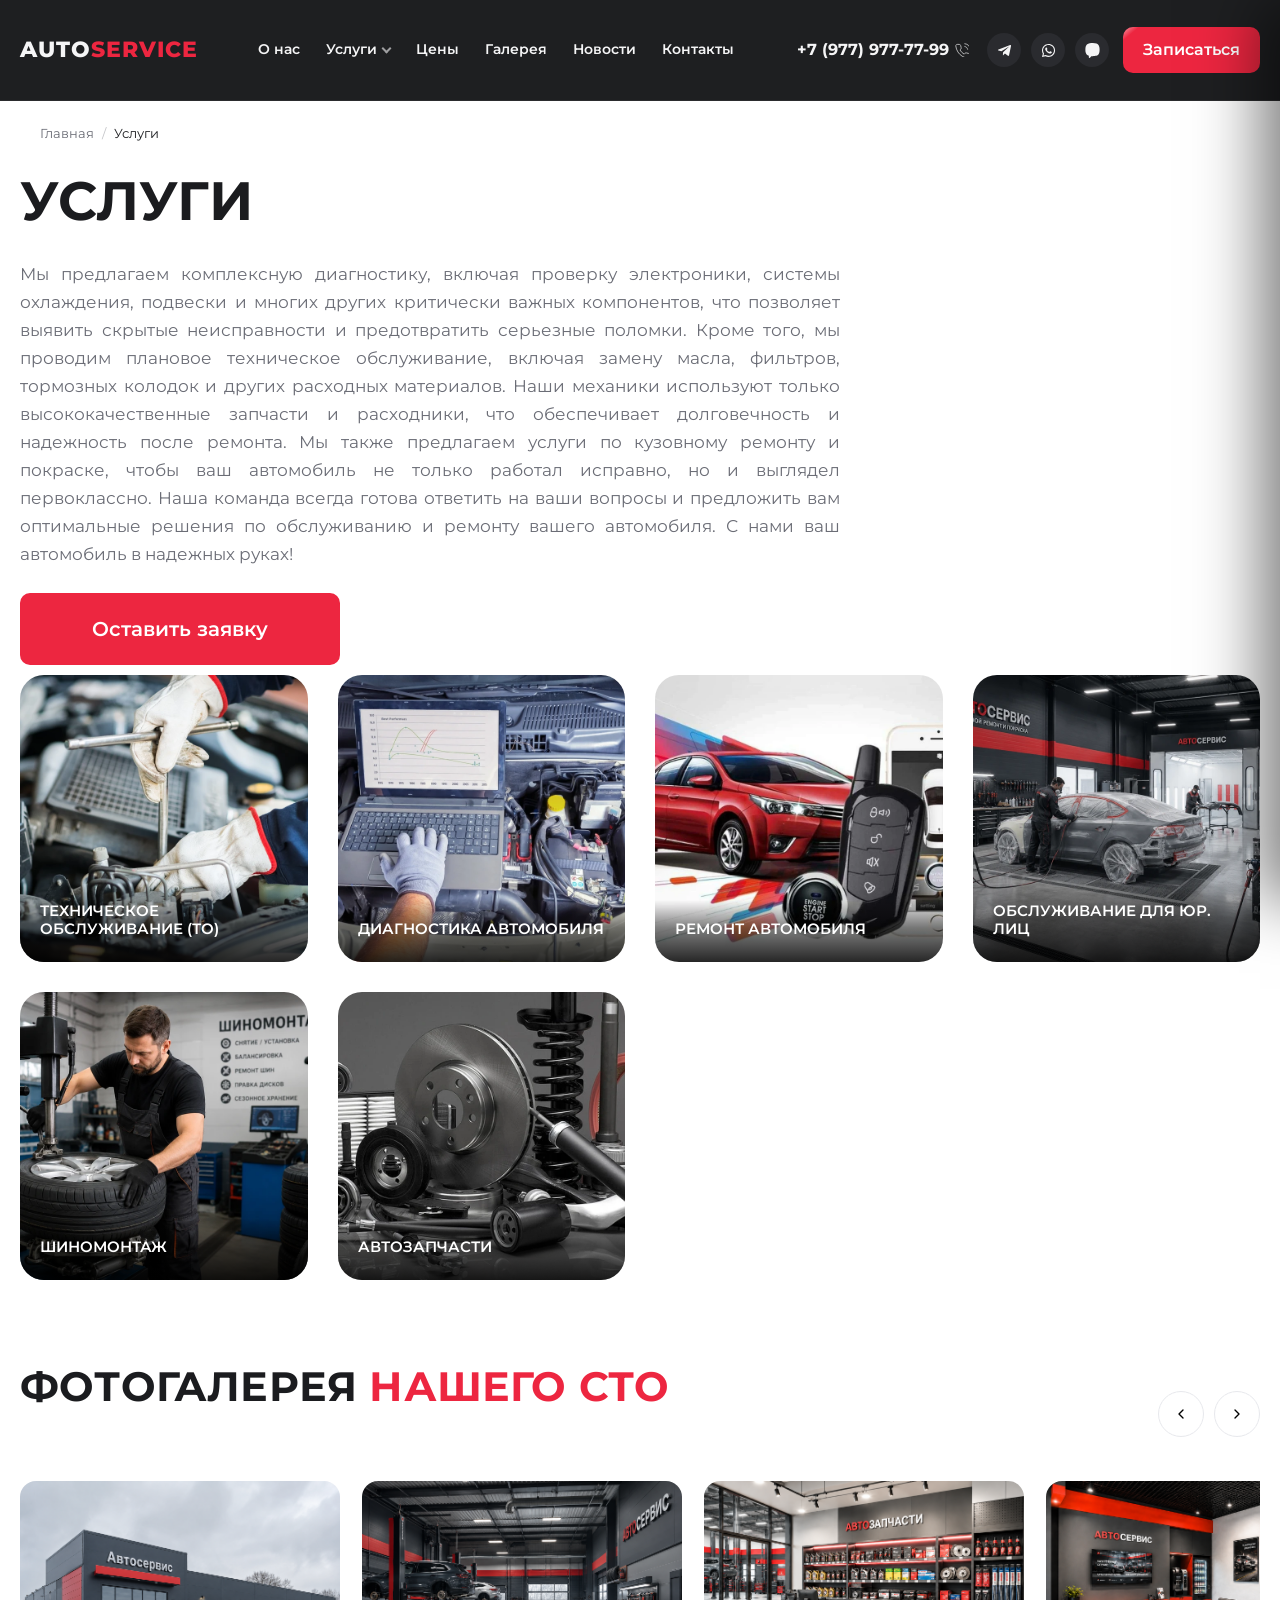
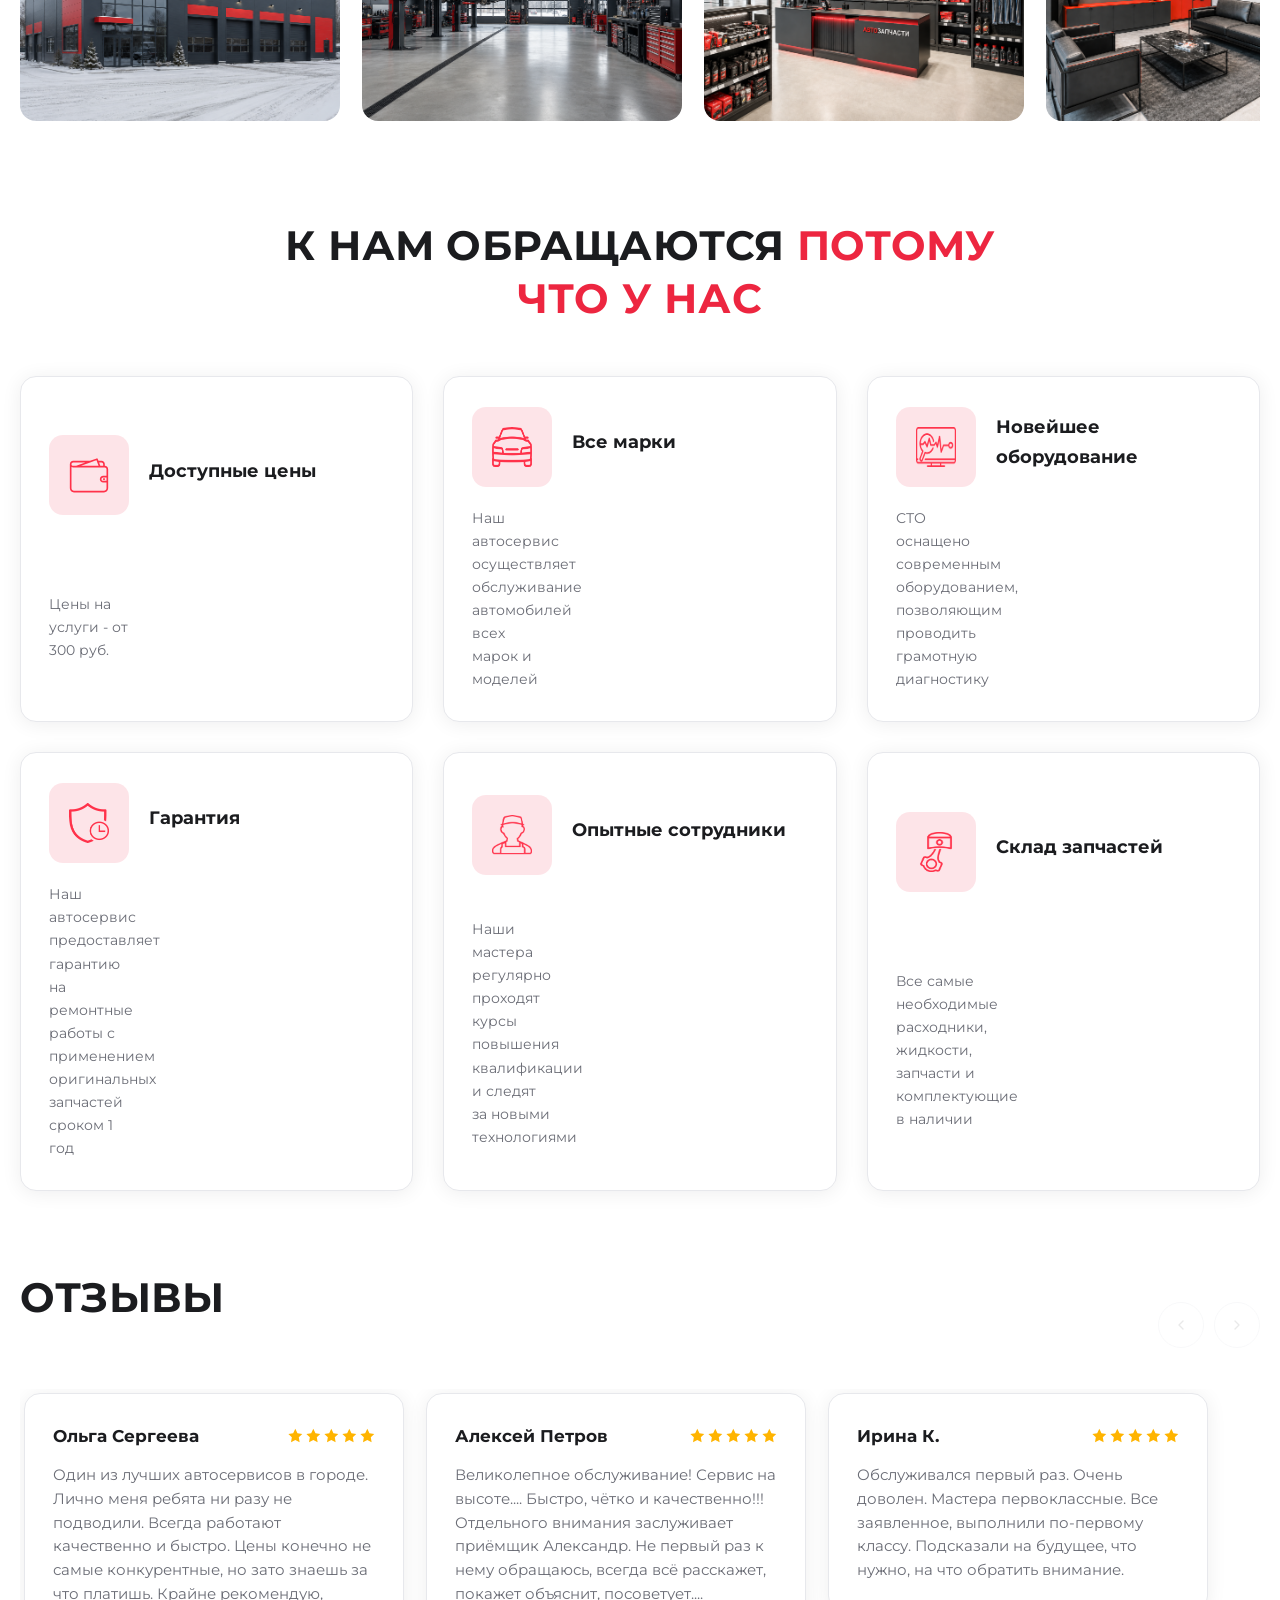
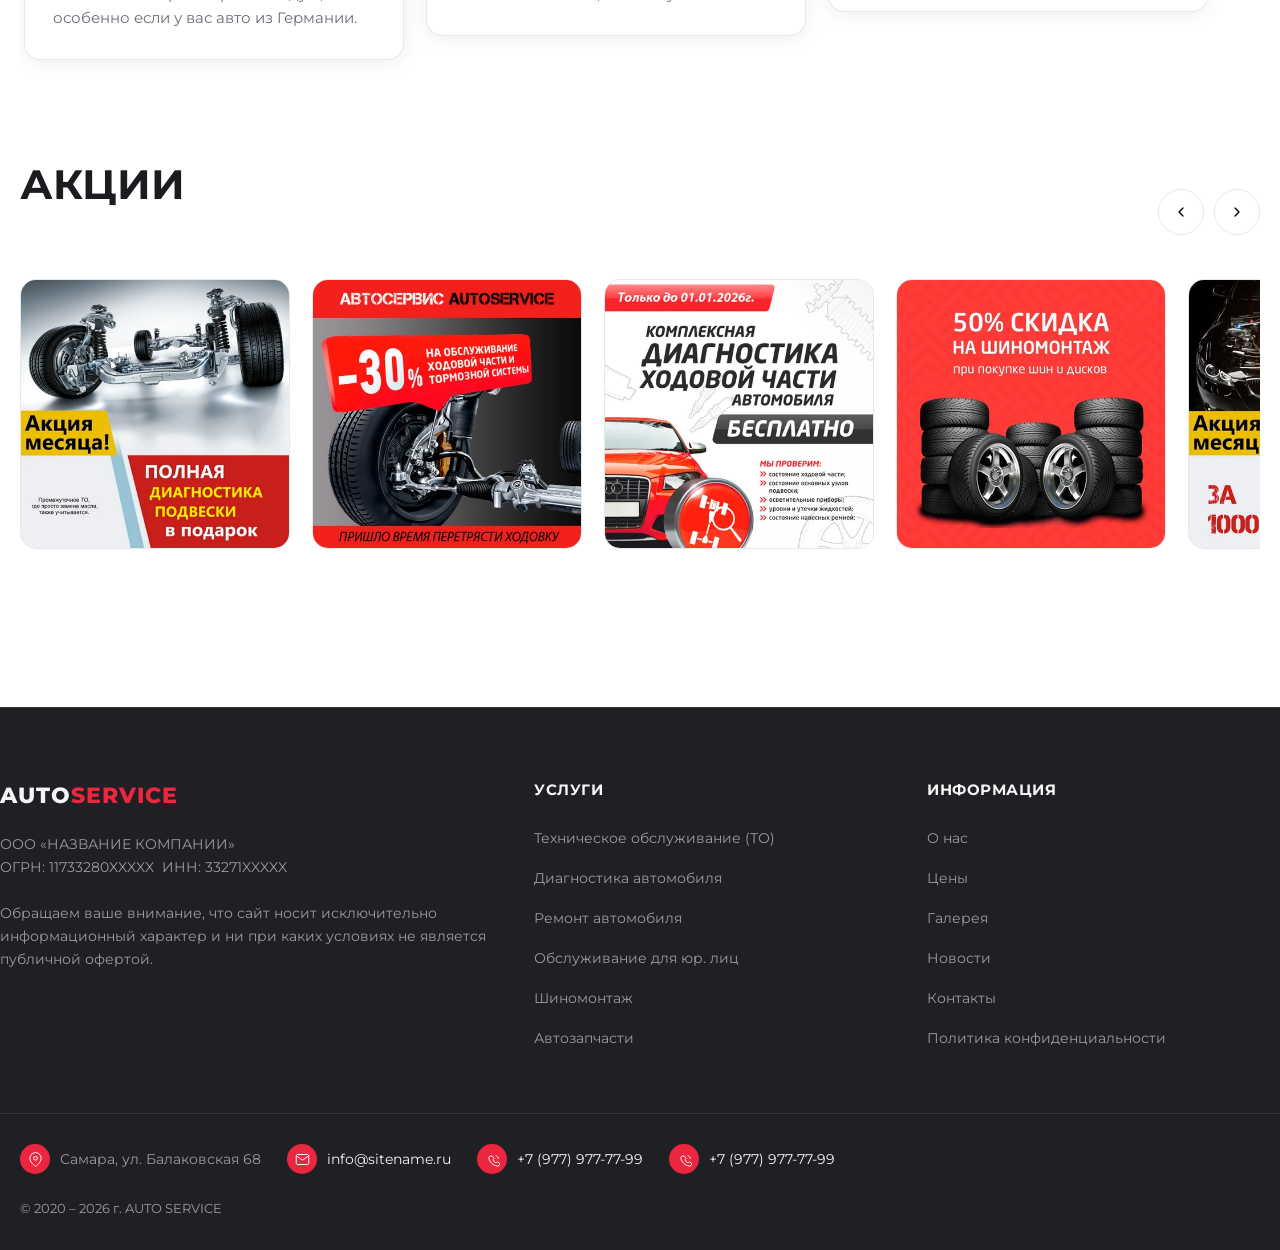
<file: uslugi.html>
<!doctype html>
<html lang="ru">
<head>
<meta charset="utf-8">
<title>Услуги — AUTO SERVICE</title>
<meta name="description" content="Полный перечень услуг автосервиса AUTO SERVICE: ремонт, диагностика, шиномонтаж, детейлинг, доп. оборудование.">
<meta name="viewport" content="width=device-width, initial-scale=1">
<meta http-equiv="X-UA-Compatible" content="IE=edge">
<meta name="theme-color" content="#17181a">
<link rel="shortcut icon" type="image/x-icon" href="img/favicon.ico">
<link rel="stylesheet" href="css/vendor/fancybox.css">
<link rel="stylesheet" href="css/style.css">
</head>
<body class="">


<div class="overlay"></div>
<nav class="mobile_menu">
  <ul>
    <li><a href="about.html">О нас</a></li>
    <li class="menu_sub">
		<a href="uslugi.html">Услуги<span class="submenu_toggle"></span></a>
		<ul>
			<li class="menu_sub">
				<a href="uslugi-diagnostika.html">Техническое обслуживание (ТО)<span class="submenu_toggle"></span></a>
				<ul>
					<li><a href="uslugi-diagnostika-diagnostika-xodovoj-chasti.html">Замена масла в двигателе и фильтров</a></li>
					<li><a href="uslugi-diagnostika-diagnostika-xodovoj-chasti.html">Обслуживание АКПП, МКПП, DSG, вариаторов (замена масла)</a></li>
					<li><a href="uslugi-diagnostika-diagnostika-xodovoj-chasti.html">Замена ремня и цепей ГРМ</a></li>
					<li><a href="uslugi-diagnostika-diagnostika-xodovoj-chasti.html">Замена технических жидкостей (антифриз, тормозная, ГУР)</a></li>
					<li><a href="uslugi-diagnostika-diagnostika-xodovoj-chasti.html">Замена свечей зажигания</a></li>
					<li><a href="uslugi-diagnostika-diagnostika-xodovoj-chasti.html">Обслуживание кондиционера</a></li>
					<li><a href="uslugi-diagnostika-diagnostika-xodovoj-chasti.html">Промывка инжектора и топливной системы</a></li>
					<li><a href="uslugi-diagnostika-diagnostika-xodovoj-chasti.html">Промывка радиаторов (охлаждения, ГУР)</a></li>
					<li><a href="uslugi-diagnostika-diagnostika-xodovoj-chasti.html">Обслуживание тормозной системы (замена колодок)</a></li>
					<li><a href="uslugi-diagnostika-diagnostika-xodovoj-chasti.html">Послегарантийное комплексное ТО</a></li>
				</ul>
			</li>			
			<li class="menu_sub">
				<a href="uslugi-diagnostika.html">Диагностика автомобиля<span class="submenu_toggle"></span></a>
				<ul>
					<li><a href="uslugi-diagnostika-diagnostika-xodovoj-chasti.html">Комплексная диагностика</a></li>
					<li><a href="uslugi-diagnostika-diagnostika-xodovoj-chasti.html">Компьютерная диагностика</a></li>
					<li><a href="uslugi-diagnostika-diagnostika-xodovoj-chasti.html">Диагностика двигателя и электрооборудования</a></li>
					<li><a href="uslugi-diagnostika-diagnostika-xodovoj-chasti.html">Диагностика АКПП, МКПП, DSG, вариаторов</a></li>
					<li><a href="uslugi-diagnostika-diagnostika-xodovoj-chasti.html">Диагностика ходовой части и подвески</a></li>
					<li><a href="uslugi-diagnostika-diagnostika-xodovoj-chasti.html">Диагностика рулевого управления</a></li>
					<li><a href="uslugi-diagnostika-diagnostika-xodovoj-chasti.html">Диагностика тормозной системы</a></li>
					<li><a href="uslugi-diagnostika-diagnostika-xodovoj-chasti.html">Диагностика системы охлаждения</a></li>
					<li><a href="uslugi-diagnostika-diagnostika-xodovoj-chasti.html">Диагностика кондиционера</a></li>	
				</ul>
			</li>
			<li class="menu_sub">
				<a href="uslugi-diagnostika.html">Ремонт автомобиля<span class="submenu_toggle"></span></a>
				<ul>
					<li><a href="uslugi-diagnostika-diagnostika-xodovoj-chasti.html">Ремонт бензиновых и дизельных двигателей</a></li>
					<li><a href="uslugi-diagnostika-diagnostika-xodovoj-chasti.html">Ремонт АКПП, МКПП, DSG, вариаторов / Замена сцепления</a></li>
					<li><a href="uslugi-diagnostika-diagnostika-xodovoj-chasti.html">Ремонт подвески (замена сайлентблоков, рычагов, опор)</a></li>
					<li><a href="uslugi-diagnostika-diagnostika-xodovoj-chasti.html">Ремонт рулевой рейки</a></li>
					<li><a href="uslugi-diagnostika-diagnostika-xodovoj-chasti.html">Сход-развал колес</a></li>
					<li><a href="uslugi-diagnostika-diagnostika-xodovoj-chasti.html">Ремонт тормозной системы</a></li>
					<li><a href="uslugi-diagnostika-diagnostika-xodovoj-chasti.html">Замена тормозных дисков</a></li>
					<li><a href="uslugi-diagnostika-diagnostika-xodovoj-chasti.html">Ремонт выхлопной системы</a></li>
					<li><a href="uslugi-diagnostika-diagnostika-xodovoj-chasti.html">Ремонт системы охлаждения</a></li>
					<li><a href="uslugi-diagnostika-diagnostika-xodovoj-chasti.html">Ремонт топливной системы</a></li>
					<li><a href="uslugi-diagnostika-diagnostika-xodovoj-chasti.html">Ремонт автоэлектрики</a></li>
				</ul>
			</li>
			<li><a href="uslugi-diagnostika.html">Обслуживание для юр. лиц</a></li>
			<li><a href="uslugi-diagnostika.html">Шиномонтаж</a></li>
			<li><a href="uslugi-diagnostika.html">Автозапчасти</a></li>
		</ul>
    </li>
    <li><a href="/">Цены</a></li>
    <li><a href="/">Галерея</a></li>
    <li><a href="news.html">Новости</a></li>
    <li><a href="kontaktyi.html">Контакты</a></li>
  </ul>
  <div class="mobile_menu_phone">
    <div class="phone_line"><a href="tel:+79779777799" style="font-weight:700;font-size:17px;">+7 (977) 977-77-99</a></div>
    <div class="phone_line"><a href="tel:+79779777799" style="font-weight:700;font-size:17px;">+7 (977) 977-77-99</a></div>
    <div style="margin-top:14px;"><a href="#section_forma" class="btn anim_link full_width" data-modal="#section_forma" data-modal-title="Заказать звонок">Заказать звонок</a></div>
  </div>
  <ul class="soc_nav mobile_menu_social">
    <li><a href="/" target="_blank" rel="noopener"><svg width="15" height="15" viewBox="0 0 448 512" fill="currentColor"><path d="M446.7 98.6l-67.6 318.8c-5.1 22.5-18.4 28.1-37.3 17.5l-103-75.9-49.7 47.8c-5.5 5.5-10.1 10.1-20.7 10.1l7.4-104.9 190.9-172.5c8.3-7.4-1.8-11.5-12.9-4.1L117.8 284 16.2 252.2c-22.1-6.9-22.5-22.1 4.6-32.7L418.2 66.4c18.4-6.9 34.5 4.1 28.5 32.2z"/></svg></a></li>
    <li><a href="https://vk.com/" target="_blank" rel="noopener"><svg width="15" height="13.3" viewBox="0 0 576 512" fill="currentColor"><path d="M545 117.7c3.7-12.5 0-21.7-17.8-21.7h-58.9c-15 0-21.9 7.9-25.6 16.7 0 0-30 73.1-72.4 120.5-13.7 13.7-20 18.1-27.5 18.1-3.7 0-9.4-4.4-9.4-16.9V117.7c0-15-4.2-21.7-16.6-21.7h-92.6c-9.4 0-15 7-15 13.5 0 14.2 21.2 17.5 23.4 57.5v86.8c0 19-3.4 22.5-10.9 22.5-20 0-68.6-73.4-97.4-157.4-5.8-16.3-11.5-22.9-26.6-22.9H38.8c-16.8 0-20.2 7.9-20.2 16.7 0 15.6 20 93.1 93.1 195.5C160.4 378.1 229 416 291.4 416c37.5 0 42.1-8.4 42.1-22.9 0-66.8-3.4-73.1 15.4-73.1 8.7 0 23.7 4.4 58.7 38.1 40 40 46.6 57.9 69 57.9h58.9c16.8 0 25.3-8.4 20.4-25-11.2-34.9-86.9-106.7-90.3-111.5-8.7-11.2-6.2-16.2 0-26.2.1-.1 72-101.3 79.4-135.6z"/></svg></a></li>
    <li><a href="https://www.instagram.com/" target="_blank" rel="noopener"><svg width="15" height="17.1" viewBox="0 0 448 512" fill="currentColor"><path d="M224.1 141c-63.6 0-114.9 51.3-114.9 114.9s51.3 114.9 114.9 114.9S339 319.5 339 255.9 287.7 141 224.1 141zm0 189.6c-41.1 0-74.7-33.5-74.7-74.7s33.5-74.7 74.7-74.7 74.7 33.5 74.7 74.7-33.6 74.7-74.7 74.7zm146.4-194.3c0 14.9-12 26.8-26.8 26.8-14.9 0-26.8-12-26.8-26.8s12-26.8 26.8-26.8 26.8 12 26.8 26.8zm76.1 27.2c-1.7-35.9-9.9-67.7-36.2-93.9-26.2-26.2-58-34.4-93.9-36.2-37-2.1-147.9-2.1-184.9 0-35.8 1.7-67.6 9.9-93.9 36.1s-34.4 58-36.2 93.9c-2.1 37-2.1 147.9 0 184.9 1.7 35.9 9.9 67.7 36.2 93.9s58 34.4 93.9 36.2c37 2.1 147.9 2.1 184.9 0 35.9-1.7 67.7-9.9 93.9-36.2 26.2-26.2 34.4-58 36.2-93.9 2.1-37 2.1-147.8 0-184.8zM398.8 388c-7.8 19.6-22.9 34.7-42.6 42.6-29.5 11.7-99.5 9-132.1 9s-102.7 2.6-132.1-9c-19.6-7.8-34.7-22.9-42.6-42.6-11.7-29.5-9-99.5-9-132.1s-2.6-102.7 9-132.1c7.8-19.6 22.9-34.7 42.6-42.6 29.5-11.7 99.5-9 132.1-9s102.7-2.6 132.1 9c19.6 7.8 34.7 22.9 42.6 42.6 11.7 29.5 9 99.5 9 132.1s2.7 102.7-9 132.1z"/></svg></a></li>
  </ul>
</nav>
<div id="top_head">
<div class="head_top">
  <div class="wrapper head_top_line">
    <a href="/" class="logo">AUTO<span>SERVICE</span></a>
    <nav class="top_menu">
      <ul>
        <li><a href="about.html">О нас</a></li>
        <li class="menu_sub">
			<a href="uslugi.html">Услуги</a>
			<div class="nav_dropdown dop_razdel_manu">
				<div>
					<div class="nav_dropdown_name_razdela"><a href="uslugi-diagnostika.html" style="color:inherit">Техническое обслуживание (ТО)</a></div>
					<a href="uslugi-diagnostika-diagnostika-xodovoj-chasti.html">Замена масла в двигателе и фильтров</a>
					<a href="uslugi-diagnostika-diagnostika-xodovoj-chasti.html">Обслуживание АКПП, МКПП, DSG, вариаторов (замена масла)</a>
					<a href="uslugi-diagnostika-diagnostika-xodovoj-chasti.html">Замена ремня и цепей ГРМ</a>
					<a href="uslugi-diagnostika-diagnostika-xodovoj-chasti.html">Замена технических жидкостей (антифриз, тормозная, ГУР)</a>
					<a href="uslugi-diagnostika-diagnostika-xodovoj-chasti.html">Замена свечей зажигания</a>
					<a href="uslugi-diagnostika-diagnostika-xodovoj-chasti.html">Обслуживание кондиционера</a>
					<a href="uslugi-diagnostika-diagnostika-xodovoj-chasti.html">Промывка инжектора и топливной системы</a>
					<a href="uslugi-diagnostika-diagnostika-xodovoj-chasti.html">Промывка радиаторов (охлаждения, ГУР)</a>
					<a href="uslugi-diagnostika-diagnostika-xodovoj-chasti.html">Обслуживание тормозной системы (замена колодок)</a>
					<a href="uslugi-diagnostika-diagnostika-xodovoj-chasti.html">Послегарантийное комплексное ТО</a>
				</div>
				<div>
					<div class="nav_dropdown_name_razdela"><a href="uslugi-diagnostika.html" style="color:inherit">Диагностика автомобиля</a></div>
					<a href="uslugi-diagnostika-diagnostika-xodovoj-chasti.html">Комплексная диагностика</a>
					<a href="uslugi-diagnostika-diagnostika-xodovoj-chasti.html">Компьютерная диагностика</a>
					<a href="uslugi-diagnostika-diagnostika-xodovoj-chasti.html">Диагностика двигателя и электрооборудования</a>
					<a href="uslugi-diagnostika-diagnostika-xodovoj-chasti.html">Диагностика АКПП, МКПП, DSG, вариаторов</a>
					<a href="uslugi-diagnostika-diagnostika-xodovoj-chasti.html">Диагностика ходовой части и подвески</a>
					<a href="uslugi-diagnostika-diagnostika-xodovoj-chasti.html">Диагностика рулевого управления</a>
					<a href="uslugi-diagnostika-diagnostika-xodovoj-chasti.html">Диагностика тормозной системы</a>
					<a href="uslugi-diagnostika-diagnostika-xodovoj-chasti.html">Диагностика системы охлаждения</a>
					<a href="uslugi-diagnostika-diagnostika-xodovoj-chasti.html">Диагностика кондиционера</a>
				</div>
				<div>
					<div class="nav_dropdown_name_razdela"><a href="uslugi-diagnostika.html" style="color:inherit">Ремонт автомобиля</a></div>
					<a href="uslugi-diagnostika-diagnostika-xodovoj-chasti.html">Ремонт бензиновых и дизельных двигателей</a>
					<a href="uslugi-diagnostika-diagnostika-xodovoj-chasti.html">Ремонт АКПП, МКПП, DSG, вариаторов / Замена сцепления</a>
					<a href="uslugi-diagnostika-diagnostika-xodovoj-chasti.html">Ремонт подвески (замена сайлентблоков, рычагов, опор)</a>
					<a href="uslugi-diagnostika-diagnostika-xodovoj-chasti.html">Ремонт рулевой рейки</a>
					<a href="uslugi-diagnostika-diagnostika-xodovoj-chasti.html">Сход-развал колес</a>
					<a href="uslugi-diagnostika-diagnostika-xodovoj-chasti.html">Ремонт тормозной системы</a>
					<a href="uslugi-diagnostika-diagnostika-xodovoj-chasti.html">Замена тормозных дисков</a>
					<a href="uslugi-diagnostika-diagnostika-xodovoj-chasti.html">Ремонт выхлопной системы</a>
					<a href="uslugi-diagnostika-diagnostika-xodovoj-chasti.html">Ремонт системы охлаждения</a>
					<a href="uslugi-diagnostika-diagnostika-xodovoj-chasti.html">Ремонт топливной системы</a>
					<a href="uslugi-diagnostika-diagnostika-xodovoj-chasti.html">Ремонт автоэлектрики</a>
				</div>
				<div>
					<div class="nav_dropdown_name_razdela"><a href="uslugi-diagnostika.html" style="color:inherit">Обслуживание для юр. лиц</a></div>
				</div>
				<div>
					<div class="nav_dropdown_name_razdela"><a href="uslugi-diagnostika.html" style="color:inherit">Шиномонтаж</a></div>
				</div>
				<div>
					<div class="nav_dropdown_name_razdela"><a href="uslugi-diagnostika.html" style="color:inherit">Автозапчасти</a></div>
				</div>
			</div>
        </li>
        <li><a href="/">Цены</a></li>
        <li><a href="/">Галерея</a></li>
        <li><a href="news.html">Новости</a></li>
        <li><a href="kontaktyi.html">Контакты</a></li>
      </ul>
    </nav>

    <div class="head_top_block">
      <div class="head_top_phone_block hidden_xs">
        <span class="head_top_phone_btn">
          +7 (977) 977-77-99
          <svg viewBox="0 0 20 20" fill="none" xmlns="http://www.w3.org/2000/svg"><path d="M14.05 5C15.0267 5.19057 15.9244 5.66826 16.6281 6.37194C17.3317 7.07561 17.8094 7.97326 18 8.95M14.05 1C16.0793 1.22544 17.9716 2.13417 19.4162 3.57701C20.8609 5.01984 21.772 6.91101 22 8.94M21 16.92V19.92C21.0011 20.1985 20.9441 20.4742 20.8325 20.7293C20.7209 20.9845 20.5573 21.2136 20.3521 21.4019C20.1468 21.5901 19.9046 21.7335 19.6407 21.8227C19.3769 21.9119 19.0974 21.9451 18.82 21.92C15.7428 21.5856 12.787 20.5341 10.19 18.85C7.77382 17.3147 5.72533 15.2662 4.18999 12.85C2.49997 10.2412 1.44824 7.27099 1.11999 4.18C1.095 3.90347 1.12787 3.62476 1.21649 3.36162C1.30512 3.09849 1.44756 2.85669 1.63476 2.65162C1.82196 2.44655 2.0498 2.28271 2.30379 2.17052C2.55777 2.05833 2.83233 2.00026 3.10999 2H6.10999C6.5953 1.99522 7.06579 2.16708 7.43376 2.48353C7.80173 2.79999 8.04207 3.23945 8.10999 3.72C8.23662 4.68007 8.47144 5.62273 8.80999 6.53C8.94454 6.88792 8.97366 7.27691 8.8939 7.65088C8.81415 8.02485 8.62886 8.36811 8.35999 8.64L7.08999 9.91C8.51355 12.4135 10.5864 14.4864 13.09 15.91L14.36 14.64C14.6319 14.3711 14.9751 14.1858 15.3491 14.1061C15.7231 14.0263 16.1121 14.0555 16.47 14.19C17.3773 14.5286 18.3199 14.7634 19.28 14.89C19.7658 14.9585 20.2094 15.2032 20.5265 15.5775C20.8437 15.9518 21.0122 16.4296 21 16.92Z" stroke="currentColor" stroke-width="1.4" stroke-linecap="round" stroke-linejoin="round" fill="none"/></svg>
        </span>
        <div class="head_top_phone_panel">
          <div class="phone_line">
            <a href="tel:+79779777799">+7 (977) 977-77-99</a>
            <div class="desc">Запись на ТО</div>
          </div>
          <div class="phone_line">
            <a href="tel:+79779777799">+7 (977) 977-77-99</a>
            <div class="desc">Шиномонтаж</div>
          </div>
          <a href="#section_forma" class="btn anim_link full_width" data-modal="#section_forma" data-modal-title="Заказать звонок">Заказать звонок</a>
          <div class="contact_li"><span class="contact_li_name">E-mail</span><a href="mailto:info@sitename.ru">info@sitename.ru</a></div>
          <div class="contact_li"><span class="contact_li_name">Адрес</span>Самара, ул. Балаковская 68</div>
          <div class="contact_li"><span class="contact_li_name">Режим работы</span>Пн. – Пт.: с 9:00 до 18:00</div>
          <ul class="soc_nav">
            <li><a href="/" target="_blank" rel="noopener" aria-label="telegram"><svg width="15" height="15" viewBox="0 0 448 512" fill="currentColor"><path d="M446.7 98.6l-67.6 318.8c-5.1 22.5-18.4 28.1-37.3 17.5l-103-75.9-49.7 47.8c-5.5 5.5-10.1 10.1-20.7 10.1l7.4-104.9 190.9-172.5c8.3-7.4-1.8-11.5-12.9-4.1L117.8 284 16.2 252.2c-22.1-6.9-22.5-22.1 4.6-32.7L418.2 66.4c18.4-6.9 34.5 4.1 28.5 32.2z"/></svg></a></li>
            <li><a href="https://vk.com/" target="_blank" rel="noopener" aria-label="vk"><svg width="15" height="13.3" viewBox="0 0 576 512" fill="currentColor"><path d="M545 117.7c3.7-12.5 0-21.7-17.8-21.7h-58.9c-15 0-21.9 7.9-25.6 16.7 0 0-30 73.1-72.4 120.5-13.7 13.7-20 18.1-27.5 18.1-3.7 0-9.4-4.4-9.4-16.9V117.7c0-15-4.2-21.7-16.6-21.7h-92.6c-9.4 0-15 7-15 13.5 0 14.2 21.2 17.5 23.4 57.5v86.8c0 19-3.4 22.5-10.9 22.5-20 0-68.6-73.4-97.4-157.4-5.8-16.3-11.5-22.9-26.6-22.9H38.8c-16.8 0-20.2 7.9-20.2 16.7 0 15.6 20 93.1 93.1 195.5C160.4 378.1 229 416 291.4 416c37.5 0 42.1-8.4 42.1-22.9 0-66.8-3.4-73.1 15.4-73.1 8.7 0 23.7 4.4 58.7 38.1 40 40 46.6 57.9 69 57.9h58.9c16.8 0 25.3-8.4 20.4-25-11.2-34.9-86.9-106.7-90.3-111.5-8.7-11.2-6.2-16.2 0-26.2.1-.1 72-101.3 79.4-135.6z"/></svg></a></li>
            <li><a href="https://www.instagram.com/" target="_blank" rel="noopener" aria-label="instagram"><svg width="15" height="17.1" viewBox="0 0 448 512" fill="currentColor"><path d="M224.1 141c-63.6 0-114.9 51.3-114.9 114.9s51.3 114.9 114.9 114.9S339 319.5 339 255.9 287.7 141 224.1 141zm0 189.6c-41.1 0-74.7-33.5-74.7-74.7s33.5-74.7 74.7-74.7 74.7 33.5 74.7 74.7-33.6 74.7-74.7 74.7zm146.4-194.3c0 14.9-12 26.8-26.8 26.8-14.9 0-26.8-12-26.8-26.8s12-26.8 26.8-26.8 26.8 12 26.8 26.8zm76.1 27.2c-1.7-35.9-9.9-67.7-36.2-93.9-26.2-26.2-58-34.4-93.9-36.2-37-2.1-147.9-2.1-184.9 0-35.8 1.7-67.6 9.9-93.9 36.1s-34.4 58-36.2 93.9c-2.1 37-2.1 147.9 0 184.9 1.7 35.9 9.9 67.7 36.2 93.9s58 34.4 93.9 36.2c37 2.1 147.9 2.1 184.9 0 35.9-1.7 67.7-9.9 93.9-36.2 26.2-26.2 34.4-58 36.2-93.9 2.1-37 2.1-147.8 0-184.8zM398.8 388c-7.8 19.6-22.9 34.7-42.6 42.6-29.5 11.7-99.5 9-132.1 9s-102.7 2.6-132.1-9c-19.6-7.8-34.7-22.9-42.6-42.6-11.7-29.5-9-99.5-9-132.1s-2.6-102.7 9-132.1c7.8-19.6 22.9-34.7 42.6-42.6 29.5-11.7 99.5-9 132.1-9s102.7-2.6 132.1 9c19.6 7.8 34.7 22.9 42.6 42.6 11.7 29.5 9 99.5 9 132.1s2.7 102.7-9 132.1z"/></svg></a></li>
          </ul>
        </div>
      </div>

      <ul class="soc_nav hidden_xs">
        <li><a href="/" target="_blank" rel="noopener" aria-label="telegram"><svg width="15" height="15" viewBox="0 0 448 512" fill="currentColor"><path d="M446.7 98.6l-67.6 318.8c-5.1 22.5-18.4 28.1-37.3 17.5l-103-75.9-49.7 47.8c-5.5 5.5-10.1 10.1-20.7 10.1l7.4-104.9 190.9-172.5c8.3-7.4-1.8-11.5-12.9-4.1L117.8 284 16.2 252.2c-22.1-6.9-22.5-22.1 4.6-32.7L418.2 66.4c18.4-6.9 34.5 4.1 28.5 32.2z"/></svg></a></li>
        <li><a href="https://api.whatsapp.com/send?phone=" target="_blank" rel="noopener" aria-label="whatsapp"><svg width="15" height="15" viewBox="0 0 448 512" fill="currentColor"><path d="M380.9 97.1C339 55.1 283.2 32 223.9 32c-122.4 0-222 99.6-222 222 0 39.1 10.2 77.3 29.6 111L0 480l117.7-30.9c32.4 17.7 68.9 27 106.1 27h.1c122.3 0 224.1-99.6 224.1-222 0-59.3-25.2-115-67.1-157zm-157 341.6c-33.2 0-65.7-8.9-94-25.7l-6.7-4-69.8 18.3L72 359.2l-4.4-7c-18.5-29.4-28.2-63.3-28.2-98.2 0-101.7 82.8-184.5 184.6-184.5 49.3 0 95.6 19.2 130.4 54.1 34.8 34.9 56.2 81.2 56.1 130.5 0 101.8-84.9 184.6-186.6 184.6zm101.2-138.2c-5.5-2.8-32.8-16.2-37.9-18-5.1-1.9-8.8-2.8-12.5 2.8-3.7 5.6-14.3 18-17.6 21.8-3.2 3.7-6.5 4.2-12 1.4-32.6-16.3-54-29.1-75.5-66-5.7-9.8 5.7-9.1 16.3-30.3 1.8-3.7.9-6.9-.5-9.7-1.4-2.8-12.5-30.1-17.1-41.2-4.5-10.8-9.1-9.3-12.5-9.5-3.2-.2-6.9-.2-10.6-.2-3.7 0-9.7 1.4-14.8 6.9-5.1 5.6-19.4 19-19.4 46.3 0 27.3 19.9 53.7 22.6 57.4 2.8 3.7 39.1 59.7 94.8 83.8 35.2 15.2 49 16.5 66.6 13.9 10.7-1.6 32.8-13.4 37.4-26.4 4.6-13 4.6-24.1 3.2-26.4-1.3-2.5-5-3.9-10.5-6.6z"/></svg></a></li>
        <li><a href="viber://chat?number=" target="_blank" rel="noopener" aria-label="viber"><svg width="15" height="15" viewBox="0 0 512 512" fill="currentColor"><path d="M444 49.9C431.3 38.2 379.9.9 265.3.4c0 0-135.1-8.1-200.9 52.3C27.8 89.3 14.9 143 13.5 209.5c-1.4 66.5-3.1 191.1 117 224.9h.1l-.1 51.6s-.8 20.9 13 25.1c16.6 5.2 26.4-10.7 42.3-27.8 8.7-9.4 20.7-23.2 29.8-33.7 82.2 6.9 145.3-8.9 152.5-11.2 16.6-5.4 110.5-17.4 125.7-142 15.8-128.6-7.6-209.8-49.8-246.5z"/></svg></a></li>
      </ul>

      <button class="btn anim_link hidden_xs" data-modal="#section_forma" data-modal-title="Записаться на СТО">Записаться</span>

      <button class="burger" aria-label="Меню"><span></span></span>
    </div>
  </div>
</div>
<div class="head_top_spacer"></div></div>

<main>
<div class="wrapper"><div class="wrapper">
  <nav class="breadcrumbs" aria-label="breadcrumb">
    <a href="index.html">Главная</a>
      <span class="sep">/</span>
<span class="current">Услуги</span>
  </nav>
</div>
</div>
<div class="section page_top pt0">
  <div class="wrapper">
    <h1 data-reveal>Услуги</h1>
<div class="content prose" data-reveal><p>Мы предлагаем комплексную диагностику, включая проверку электроники, системы охлаждения, подвески и многих других критически важных компонентов, что позволяет выявить скрытые неисправности и предотвратить серьезные поломки. Кроме того, мы проводим плановое техническое обслуживание, включая замену масла, фильтров, тормозных колодок и других расходных материалов. Наши механики используют только высококачественные запчасти и расходники, что обеспечивает долговечность и надежность после ремонта. Мы также предлагаем услуги по кузовному ремонту и покраске, чтобы ваш автомобиль не только работал исправно, но и выглядел первоклассно. Наша команда всегда готова ответить на ваши вопросы и предложить вам оптимальные решения по обслуживанию и ремонту вашего автомобиля. С нами ваш автомобиль в надежных руках!</p></div>    <div class="page_top_actions" data-reveal>
      <a href="#section_forma" class="btn anim_link btn_xl" data-modal="#section_forma" data-modal-title="Оставить заявку" data-modal-theme="Заявка со страницы: Услуги">Оставить заявку</a>
    </div>
  </div>
</div>

<div class="section pt0" id="section_service">
  <div class="wrapper">
    <div class="services_block" data-reveal-group>
<a href="uslugi-diagnostika.html" class="service_item">
  <img src="img/12.webp" alt="Техническое обслуживание (ТО)" loading="lazy">
  <span class="service_name">Техническое обслуживание (ТО)</span>
</a>
<a href="uslugi-diagnostika.html" class="service_item">
  <img src="img/d525d35s-1920.webp" alt="Диагностика автомобиля" loading="lazy">
  <span class="service_name">Диагностика автомобиля</span>
</a>
<a href="uslugi-diagnostika.html" class="service_item">
  <img src="img/i-1.webp" alt="Ремонт автомобиля" loading="lazy">
  <span class="service_name">Ремонт автомобиля</span>
</a>
<a href="uslugi-diagnostika.html" class="service_item">
  <img src="img/97759c41-55a9-44b9-9a57-c8911961d295.webp" alt="Обслуживание для юр. лиц" loading="lazy">
  <span class="service_name">Обслуживание для юр. лиц</span>
</a>
<a href="uslugi-diagnostika.html" class="service_item">
  <img src="img/858c81d3-0e99-4c18-a770-fed4e215f48f.webp" alt="Шиномонтаж" loading="lazy">
  <span class="service_name">Шиномонтаж</span>
</a>
<a href="uslugi-diagnostika.html" class="service_item">
  <img src="img/18o1mjcp4qzaffqmnkxeilbca0g8uhf5ar72lmw4zn6reu-fimnsarwvt596plb5k945czvb6pp-naru8-pyb-jt.webp" alt="Автозапчасти" loading="lazy">
  <span class="service_name">Автозапчасти</span>
</a>
    </div>
  </div>
</div>

<div class="section pt0">
  <div class="wrapper">
    <div class="section_carousel" data-reveal>
      <h2 class="h2_them1">Фотогалерея <span>нашего СТО</span></h2>
      <div class="carousel_nav">
        <button type="button" data-carousel-prev aria-label="Назад"><svg width="16" height="16" viewBox="0 0 24 24" fill="none"><path d="M15 6l-6 6 6 6" stroke="currentColor" stroke-width="2" fill="none" stroke-linecap="round" stroke-linejoin="round"/></svg></span>
        <button type="button" data-carousel-next aria-label="Вперёд"><svg width="16" height="16" viewBox="0 0 24 24" fill="none"><path d="M9 6l6 6-6 6" stroke="currentColor" stroke-width="2" fill="none" stroke-linecap="round" stroke-linejoin="round"/></svg></span>
      </div>
    </div>
    <div class="carousel_brand">
      <div class="carousel_gallery carousel_track" data-carousel-scroll>
        <a class="img_block" href="img/d2636a398377bf7f149314d2329ea160dc5eeae5.png" data-fancybox="sto-gallery">
          <img loading="lazy" src="img/d2636a398377bf7f149314d2329ea160dc5eeae5.png" alt="Фото СТО">
        </a>
        <a class="img_block" href="img/6ad13b78ff61ae4f2c216cf002e73f6791e35b91.png" data-fancybox="sto-gallery">
          <img loading="lazy" src="img/6ad13b78ff61ae4f2c216cf002e73f6791e35b91.png" alt="Фото СТО">
        </a>
        <a class="img_block" href="img/62b8c034b0c130ae149fbe9943f7b0932d3bd3d6.png" data-fancybox="sto-gallery">
          <img loading="lazy" src="img/62b8c034b0c130ae149fbe9943f7b0932d3bd3d6.png" alt="Фото СТО">
        </a>
        <a class="img_block" href="img/85a5b295099eec2e76f0e9320094538c02919cf5.png" data-fancybox="sto-gallery">
          <img loading="lazy" src="img/85a5b295099eec2e76f0e9320094538c02919cf5.png" alt="Фото СТО">
        </a>
        <a class="img_block" href="img/5f5cf08f4e8e3f227890d18f713ace9dffb4392a.png" data-fancybox="sto-gallery">
          <img loading="lazy" src="img/5f5cf08f4e8e3f227890d18f713ace9dffb4392a.png" alt="Фото СТО">
        </a>
        <a class="img_block" href="img/da160b78813deb75a5c942536ee94632870ab130.jpg" data-fancybox="sto-gallery">
          <img loading="lazy" src="img/da160b78813deb75a5c942536ee94632870ab130.jpg" alt="Фото СТО">
        </a>
        <a class="img_block" href="img/842fdd1dc0e8fd47be38b3a592ee801c74b7689b.png" data-fancybox="sto-gallery">
          <img loading="lazy" src="img/842fdd1dc0e8fd47be38b3a592ee801c74b7689b.png" alt="Фото СТО">
        </a>
        <a class="img_block" href="img/f42339bed63a5db8be4e703e0937ec5bec0acfaf.webp" data-fancybox="sto-gallery">
          <img loading="lazy" src="img/f42339bed63a5db8be4e703e0937ec5bec0acfaf.webp" alt="Фото СТО">
        </a>
        <a class="img_block" href="img/ad4405175a819e7ed8ba35afcd1ae1e5617817e5.png" data-fancybox="sto-gallery">
          <img loading="lazy" src="img/ad4405175a819e7ed8ba35afcd1ae1e5617817e5.png" alt="Фото СТО">
        </a>
        <a class="img_block" href="img/1a528fa9852e12b6c87ce0841eb01aac2cb94125.webp" data-fancybox="sto-gallery">
          <img loading="lazy" src="img/1a528fa9852e12b6c87ce0841eb01aac2cb94125.webp" alt="Фото СТО">
        </a>
        <a class="img_block" href="img/e3a3c1d66fe82191daf4c73dc6fdda6d7c6c82dc.jpeg" data-fancybox="sto-gallery">
          <img loading="lazy" src="img/e3a3c1d66fe82191daf4c73dc6fdda6d7c6c82dc.jpeg" alt="Фото СТО">
        </a>
        <a class="img_block" href="img/8fcb48241f17625adb71ffd0ad730f532e57eb42.jpeg" data-fancybox="sto-gallery">
          <img loading="lazy" src="img/8fcb48241f17625adb71ffd0ad730f532e57eb42.jpeg" alt="Фото СТО">
        </a>
      </div>
    </div>
  </div>
</div>

<div class="section pt0" id="section_preim">
  <div class="wrapper">
    <div class="section_head" data-reveal><h2>К нам обращаются <span>потому что у нас</span></h2></div>
    <div class="preim_grid" data-reveal-group>
      <div class="preim_item">
        <div class="ico"><img src="img/1.svg" alt=""></div>
        <div class="name">Доступные цены</div>
        <div class="desc">Цены на услуги - от 300 руб.</div>
      </div>
      <div class="preim_item">
        <div class="ico"><img src="img/2.png" alt=""></div>
        <div class="name">Все марки</div>
        <div class="desc">Наш автосервис осуществляет обслуживание автомобилей всех марок и моделей</div>
      </div>
      <div class="preim_item">
        <div class="ico"><img src="img/3.png" alt=""></div>
        <div class="name">Новейшее оборудование</div>
        <div class="desc">СТО оснащено современным оборудованием, позволяющим проводить грамотную диагностику</div>
      </div>
      <div class="preim_item">
        <div class="ico"><img src="img/4.png" alt=""></div>
        <div class="name">Гарантия</div>
        <div class="desc">Наш автосервис предоставляет гарантию на ремонтные работы с применением оригинальных запчастей сроком 1 год</div>
      </div>
      <div class="preim_item">
        <div class="ico"><img src="img/5.png" alt=""></div>
        <div class="name">Опытные сотрудники</div>
        <div class="desc">Наши мастера регулярно проходят курсы повышения квалификации и следят за новыми технологиями</div>
      </div>
      <div class="preim_item">
        <div class="ico"><img src="img/6.png" alt=""></div>
        <div class="name">Склад запчастей</div>
        <div class="desc">Все самые необходимые расходники, жидкости, запчасти и комплектующие в наличии</div>
      </div>
    </div>
  </div>
</div>

<div class="section pt0" id="section_otzivy">
  <div class="wrapper">
    <div class="section_carousel" data-reveal>
      <h2>Отзывы</h2>
      <div class="carousel_nav">
        <button type="button" data-carousel-prev aria-label="Назад"><svg width="16" height="16" viewBox="0 0 24 24" fill="none"><path d="M15 6l-6 6 6 6" stroke="currentColor" stroke-width="2" fill="none" stroke-linecap="round" stroke-linejoin="round"/></svg></span>
        <button type="button" data-carousel-next aria-label="Вперёд"><svg width="16" height="16" viewBox="0 0 24 24" fill="none"><path d="M9 6l6 6-6 6" stroke="currentColor" stroke-width="2" fill="none" stroke-linecap="round" stroke-linejoin="round"/></svg></span>
      </div>
    </div>
    <div class="carousel_brand">
      <div class="carousel_otzivy carousel_track" data-carousel-scroll>
        <div class="otzivy_item">
          <div class="head">
            <div class="name">Ольга Сергеева</div>
            <div class="stars"><svg class="icon" width="15" height="15" viewBox="0 0 17 16" fill="none"><path fill-rule="evenodd" clip-rule="evenodd" d="M8.2941 13.0091L3.41895 15.6085L4.35002 10.103L0.405942 6.20394L5.85652 5.4007L8.2941 0.391602L10.7317 5.4007L16.1822 6.20394L12.2382 10.103L13.1692 15.6085L8.2941 13.0091Z" fill="currentColor"/></svg><svg class="icon" width="15" height="15" viewBox="0 0 17 16" fill="none"><path fill-rule="evenodd" clip-rule="evenodd" d="M8.2941 13.0091L3.41895 15.6085L4.35002 10.103L0.405942 6.20394L5.85652 5.4007L8.2941 0.391602L10.7317 5.4007L16.1822 6.20394L12.2382 10.103L13.1692 15.6085L8.2941 13.0091Z" fill="currentColor"/></svg><svg class="icon" width="15" height="15" viewBox="0 0 17 16" fill="none"><path fill-rule="evenodd" clip-rule="evenodd" d="M8.2941 13.0091L3.41895 15.6085L4.35002 10.103L0.405942 6.20394L5.85652 5.4007L8.2941 0.391602L10.7317 5.4007L16.1822 6.20394L12.2382 10.103L13.1692 15.6085L8.2941 13.0091Z" fill="currentColor"/></svg><svg class="icon" width="15" height="15" viewBox="0 0 17 16" fill="none"><path fill-rule="evenodd" clip-rule="evenodd" d="M8.2941 13.0091L3.41895 15.6085L4.35002 10.103L0.405942 6.20394L5.85652 5.4007L8.2941 0.391602L10.7317 5.4007L16.1822 6.20394L12.2382 10.103L13.1692 15.6085L8.2941 13.0091Z" fill="currentColor"/></svg><svg class="icon" width="15" height="15" viewBox="0 0 17 16" fill="none"><path fill-rule="evenodd" clip-rule="evenodd" d="M8.2941 13.0091L3.41895 15.6085L4.35002 10.103L0.405942 6.20394L5.85652 5.4007L8.2941 0.391602L10.7317 5.4007L16.1822 6.20394L12.2382 10.103L13.1692 15.6085L8.2941 13.0091Z" fill="currentColor"/></svg></div>
          </div>
          <div class="body">Один из лучших автосервисов в городе. Лично меня ребята ни разу не подводили. Всегда работают качественно и быстро. Цены конечно не самые конкурентные, но зато знаешь за что платишь. Крайне рекомендую, особенно если у вас авто из Германии.</div>
        </div>
        <div class="otzivy_item">
          <div class="head">
            <div class="name">Алексей Петров</div>
            <div class="stars"><svg class="icon" width="15" height="15" viewBox="0 0 17 16" fill="none"><path fill-rule="evenodd" clip-rule="evenodd" d="M8.2941 13.0091L3.41895 15.6085L4.35002 10.103L0.405942 6.20394L5.85652 5.4007L8.2941 0.391602L10.7317 5.4007L16.1822 6.20394L12.2382 10.103L13.1692 15.6085L8.2941 13.0091Z" fill="currentColor"/></svg><svg class="icon" width="15" height="15" viewBox="0 0 17 16" fill="none"><path fill-rule="evenodd" clip-rule="evenodd" d="M8.2941 13.0091L3.41895 15.6085L4.35002 10.103L0.405942 6.20394L5.85652 5.4007L8.2941 0.391602L10.7317 5.4007L16.1822 6.20394L12.2382 10.103L13.1692 15.6085L8.2941 13.0091Z" fill="currentColor"/></svg><svg class="icon" width="15" height="15" viewBox="0 0 17 16" fill="none"><path fill-rule="evenodd" clip-rule="evenodd" d="M8.2941 13.0091L3.41895 15.6085L4.35002 10.103L0.405942 6.20394L5.85652 5.4007L8.2941 0.391602L10.7317 5.4007L16.1822 6.20394L12.2382 10.103L13.1692 15.6085L8.2941 13.0091Z" fill="currentColor"/></svg><svg class="icon" width="15" height="15" viewBox="0 0 17 16" fill="none"><path fill-rule="evenodd" clip-rule="evenodd" d="M8.2941 13.0091L3.41895 15.6085L4.35002 10.103L0.405942 6.20394L5.85652 5.4007L8.2941 0.391602L10.7317 5.4007L16.1822 6.20394L12.2382 10.103L13.1692 15.6085L8.2941 13.0091Z" fill="currentColor"/></svg><svg class="icon" width="15" height="15" viewBox="0 0 17 16" fill="none"><path fill-rule="evenodd" clip-rule="evenodd" d="M8.2941 13.0091L3.41895 15.6085L4.35002 10.103L0.405942 6.20394L5.85652 5.4007L8.2941 0.391602L10.7317 5.4007L16.1822 6.20394L12.2382 10.103L13.1692 15.6085L8.2941 13.0091Z" fill="currentColor"/></svg></div>
          </div>
          <div class="body">Великолепное обслуживание! Сервис на высоте.... Быстро, чётко и качественно!!! Отдельного внимания заслуживает приёмщик Александр. Не первый раз к нему обращаюсь, всегда всё расскажет, покажет объяснит, посоветует....</div>
        </div>
        <div class="otzivy_item">
          <div class="head">
            <div class="name">Ирина К.</div>
            <div class="stars"><svg class="icon" width="15" height="15" viewBox="0 0 17 16" fill="none"><path fill-rule="evenodd" clip-rule="evenodd" d="M8.2941 13.0091L3.41895 15.6085L4.35002 10.103L0.405942 6.20394L5.85652 5.4007L8.2941 0.391602L10.7317 5.4007L16.1822 6.20394L12.2382 10.103L13.1692 15.6085L8.2941 13.0091Z" fill="currentColor"/></svg><svg class="icon" width="15" height="15" viewBox="0 0 17 16" fill="none"><path fill-rule="evenodd" clip-rule="evenodd" d="M8.2941 13.0091L3.41895 15.6085L4.35002 10.103L0.405942 6.20394L5.85652 5.4007L8.2941 0.391602L10.7317 5.4007L16.1822 6.20394L12.2382 10.103L13.1692 15.6085L8.2941 13.0091Z" fill="currentColor"/></svg><svg class="icon" width="15" height="15" viewBox="0 0 17 16" fill="none"><path fill-rule="evenodd" clip-rule="evenodd" d="M8.2941 13.0091L3.41895 15.6085L4.35002 10.103L0.405942 6.20394L5.85652 5.4007L8.2941 0.391602L10.7317 5.4007L16.1822 6.20394L12.2382 10.103L13.1692 15.6085L8.2941 13.0091Z" fill="currentColor"/></svg><svg class="icon" width="15" height="15" viewBox="0 0 17 16" fill="none"><path fill-rule="evenodd" clip-rule="evenodd" d="M8.2941 13.0091L3.41895 15.6085L4.35002 10.103L0.405942 6.20394L5.85652 5.4007L8.2941 0.391602L10.7317 5.4007L16.1822 6.20394L12.2382 10.103L13.1692 15.6085L8.2941 13.0091Z" fill="currentColor"/></svg><svg class="icon" width="15" height="15" viewBox="0 0 17 16" fill="none"><path fill-rule="evenodd" clip-rule="evenodd" d="M8.2941 13.0091L3.41895 15.6085L4.35002 10.103L0.405942 6.20394L5.85652 5.4007L8.2941 0.391602L10.7317 5.4007L16.1822 6.20394L12.2382 10.103L13.1692 15.6085L8.2941 13.0091Z" fill="currentColor"/></svg></div>
          </div>
          <div class="body">Обслуживался первый раз. Очень доволен. Мастера первоклассные. Все заявленное, выполнили по-первому классу. Подсказали на будущее, что нужно, на что обратить внимание.</div>
        </div>
      </div>
    </div>
  </div>
</div>

<div class="section pt0" id="section_akcii">
  <div class="wrapper">
    <div class="section_carousel" data-reveal>
      <h2>Акции</h2>
      <div class="carousel_nav">
        <button type="button" data-carousel-prev aria-label="Назад"><svg width="16" height="16" viewBox="0 0 24 24" fill="none"><path d="M15 6l-6 6 6 6" stroke="currentColor" stroke-width="2" fill="none" stroke-linecap="round" stroke-linejoin="round"/></svg></span>
        <button type="button" data-carousel-next aria-label="Вперёд"><svg width="16" height="16" viewBox="0 0 24 24" fill="none"><path d="M9 6l6 6-6 6" stroke="currentColor" stroke-width="2" fill="none" stroke-linecap="round" stroke-linejoin="round"/></svg></span>
      </div>
    </div>
    <div class="carousel_brand">
      <div class="akcii_carousel carousel_track" data-carousel-scroll>
        <a href="#section_forma" class="akcii_item" data-modal="#section_forma" data-modal-title="Учавствовать в акции: Диагностика ходовой за 0 ₽" data-modal-theme="Запись по акции: Диагностика ходовой за 0 ₽">
          <img loading="lazy" src="img/action1.webp" alt="Диагностика ходовой за 0 ₽">
        </a>
        <a href="#section_forma" class="akcii_item" data-modal="#section_forma" data-modal-title="Учавствовать в акции: -30% на обслуживание ходовой части" data-modal-theme="Запись по акции: -30% на обслуживание ходовой части">
          <img loading="lazy" src="img/action3.webp" alt="-30% на обслуживание ходовой части">
        </a>
        <a href="#section_forma" class="akcii_item" data-modal="#section_forma" data-modal-title="Учавствовать в акции: Комплексная диагностика ходовой части авто" data-modal-theme="Запись по акции: Комплексная диагностика ходовой части авто">
          <img loading="lazy" src="img/action4.webp" alt="Комплексная диагностика ходовой части авто">
        </a>
        <a href="#section_forma" class="akcii_item" data-modal="#section_forma" data-modal-title="Учавствовать в акции: 50% на шиномонтаж при покупке шин и дисков" data-modal-theme="Запись по акции: 50% на шиномонтаж при покупке шин и дисков">
          <img loading="lazy" src="img/action5.webp" alt="50% на шиномонтаж при покупке шин и дисков">
        </a>
        <a href="#section_forma" class="akcii_item" data-modal="#section_forma" data-modal-title="Учавствовать в акции: Полная проверка авто за 1000 ₽" data-modal-theme="Запись по акции: Полная проверка авто за 1000 ₽">
          <img loading="lazy" src="img/action2.webp" alt="Полная проверка авто за 1000 ₽">
        </a>
        <a href="#section_forma" class="akcii_item" data-modal="#section_forma" data-modal-title="Учавствовать в акции: Установка доп. оборудования - 20%" data-modal-theme="Запись по акции: Установка доп. оборудования - 20%">
          <img loading="lazy" src="img/action6.webp" alt="Установка доп. оборудования - 20%">
        </a>
      </div>
    </div>
  </div>
</div>

</main>

<div id="footer">
<div class="wrapper footer_top">
  <div class="footer_logo">
    <a href="index.html" class="logo">AUTO<span>SERVICE</span></a>
    <p>ООО «НАЗВАНИЕ КОМПАНИИ»<br>ОГРН: 11733280XXXXX &nbsp;ИНН: 33271XXXXX<br><br>
    Обращаем ваше внимание, что сайт носит исключительно информационный характер и ни при каких условиях не является публичной офертой.</p>
  </div>
  <div class="foot_menu">
    <div class="foot_menu_name">Услуги</div>
    <ul>
      <li><a href="uslugi-diagnostika.html">Техническое обслуживание (ТО)</a></li>
      <li><a href="uslugi-diagnostika.html">Диагностика автомобиля</a></li>
      <li><a href="uslugi-diagnostika.html">Ремонт автомобиля</a></li>
      <li><a href="uslugi-diagnostika.html">Обслуживание для юр. лиц</a></li>
      <li><a href="uslugi-diagnostika.html">Шиномонтаж</a></li>
      <li><a href="uslugi-diagnostika.html">Автозапчасти</a></li>
    </ul>
  </div>
  <div class="foot_menu">
    <div class="foot_menu_name">Информация</div>
    <ul>
      <li><a href="about.html">О нас</a></li>
      <li><a href="/">Цены</a></li>
      <li><a href="/">Галерея</a></li>
      <li><a href="news.html">Новости</a></li>
      <li><a href="kontaktyi.html">Контакты</a></li>
      <li><a href="/">Политика конфиденциальности</a></li>
    </ul>
  </div>
</div>

<div class="footer_bottom">
  <div class="wrapper">
    <div class="footer_contact">
      <div class="item"><span class="ico"><svg width="15" height="15" viewBox="0 0 20 20" fill="none"><path d="M17.5 8.333c0 5.834-7.5 10.834-7.5 10.834s-7.5-5-7.5-10.834a7.5 7.5 0 0115 0z" stroke="#fff" stroke-width="1.3" fill="none"/><path d="M10 10.833a2.5 2.5 0 100-5 2.5 2.5 0 000 5z" stroke="#fff" stroke-width="1.3" fill="none"/></svg></span>Самара, ул. Балаковская 68</div>
      <div class="item"><span class="ico"><svg width="15" height="15" viewBox="0 0 20 20" fill="none"><path d="M3.333 3.333h13.334c.916 0 1.666.75 1.666 1.667v10c0 .917-.75 1.667-1.666 1.667H3.333c-.916 0-1.666-.75-1.666-1.667V5c0-.917.75-1.667 1.666-1.667z" stroke="#fff" stroke-width="1.3" fill="none"/><path d="M18.333 5L10 10.833 1.667 5" stroke="#fff" stroke-width="1.3" fill="none"/></svg></span><a href="mailto:info@sitename.ru">info@sitename.ru</a></div>
      <div class="item"><span class="ico"><svg width="15" height="15" viewBox="0 0 20 20" fill="none"><path d="M14.05 5C15.03 5.19 15.92 5.67 16.63 6.37C17.33 7.08 17.81 7.97 18 8.95" stroke="#fff" stroke-width="1.3" fill="none"/><path d="M9 5.5c.6 0 1.2.3 1.6.9l1 1.4c.4.6.3 1.4-.2 1.9l-.8.8c.9 1.7 2.3 3.1 4 4l.8-.8c.5-.5 1.3-.6 1.9-.2l1.4 1c.6.4.9 1 .9 1.6 0 1.7-1.5 3-3.2 2.7-6-1-10.5-5.6-11.5-11.5C4.7 7 6 5.5 7.7 5.5H9z" stroke="#fff" stroke-width="1.3" fill="none"/></svg></span><a href="tel:+79779777799">+7 (977) 977-77-99</a></div>
      <div class="item"><span class="ico"><svg width="15" height="15" viewBox="0 0 20 20" fill="none"><path d="M14.05 5C15.03 5.19 15.92 5.67 16.63 6.37C17.33 7.08 17.81 7.97 18 8.95" stroke="#fff" stroke-width="1.3" fill="none"/><path d="M9 5.5c.6 0 1.2.3 1.6.9l1 1.4c.4.6.3 1.4-.2 1.9l-.8.8c.9 1.7 2.3 3.1 4 4l.8-.8c.5-.5 1.3-.6 1.9-.2l1.4 1c.6.4.9 1 .9 1.6 0 1.7-1.5 3-3.2 2.7-6-1-10.5-5.6-11.5-11.5C4.7 7 6 5.5 7.7 5.5H9z" stroke="#fff" stroke-width="1.3" fill="none"/></svg></span><a href="tel:+79779777799">+7 (977) 977-77-99</a></div>
    </div>
    <div class="footer_copy">
      <div class="copyright">© 2020 – 2026 г. AUTO SERVICE</div>
    </div>
  </div>
</div>

<div id="section_forma" style="display:none;">
  <div class="modal_panel">
    <h3 data-modal-title-slot>Получить консультацию специалиста</h3>
    <p class="modal_desc">Оставьте ваши контактные данные, и наш менеджер свяжется с вами в течение 10 минут. Форма — визуальный макет, отправка данных не выполняется.</p>
    <form data-stub-form onsubmit="return false;">
      <input type="hidden" name="theme" value="">
      <input class="form_field" type="text" name="fio" placeholder="Ваше имя *" required>
      <input class="form_field" type="tel" name="tel" placeholder="Ваш телефон *" required>
      <label class="form_check">
        <input type="checkbox" required>
        <span>Я принимаю <a href="policy.html" target="_blank">условия обработки персональных данных</a></span>
      </label>
      <button type="submit" class="btn btn_lg full_width">Отправить</button>
      <div class="modal_success"><span>✓</span> Сообщение успешно отправлено! Мы свяжемся с вами в ближайшее время.</div>
    </form>
  </div>
</div>
<script src="js/vendor/fancybox.umd.js"></script>
<script src="js/main.js"></script>
<script src="js/fancybox-init.js"></script>
</body>
</html>
</file>
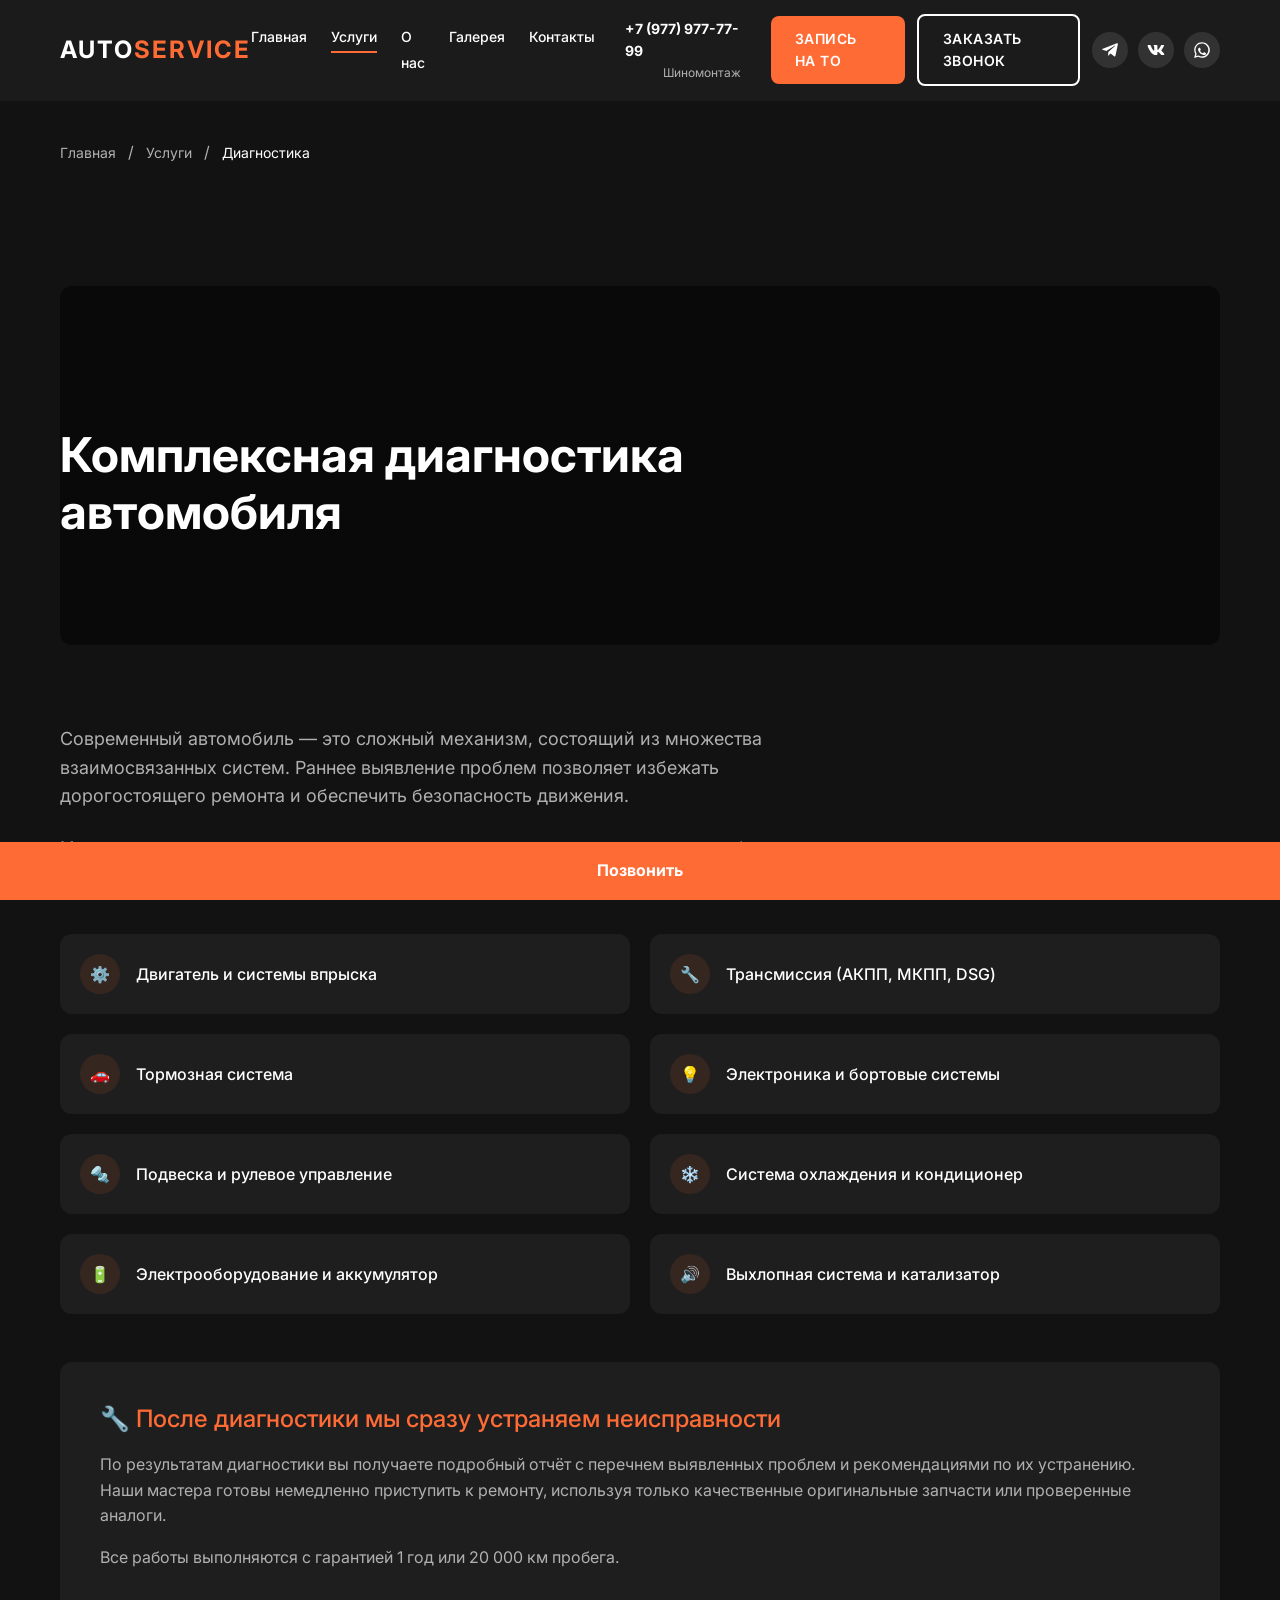
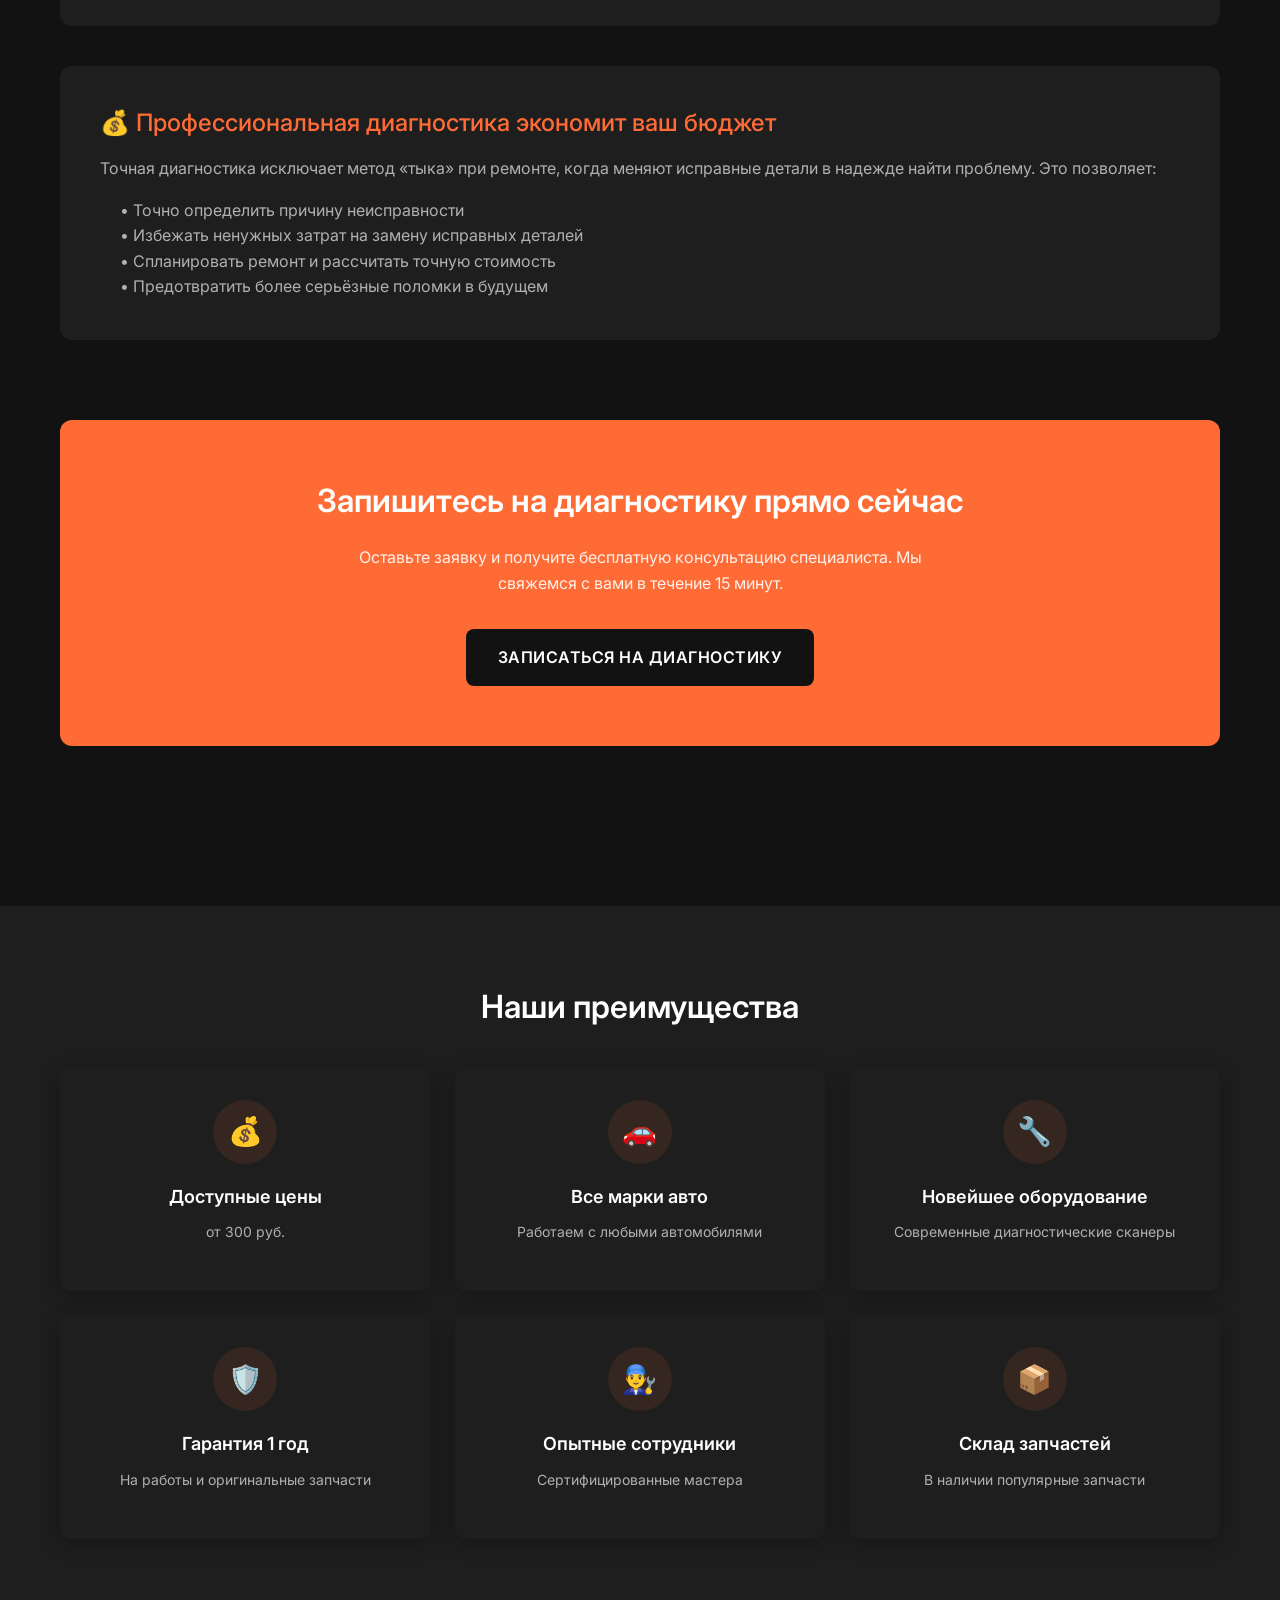
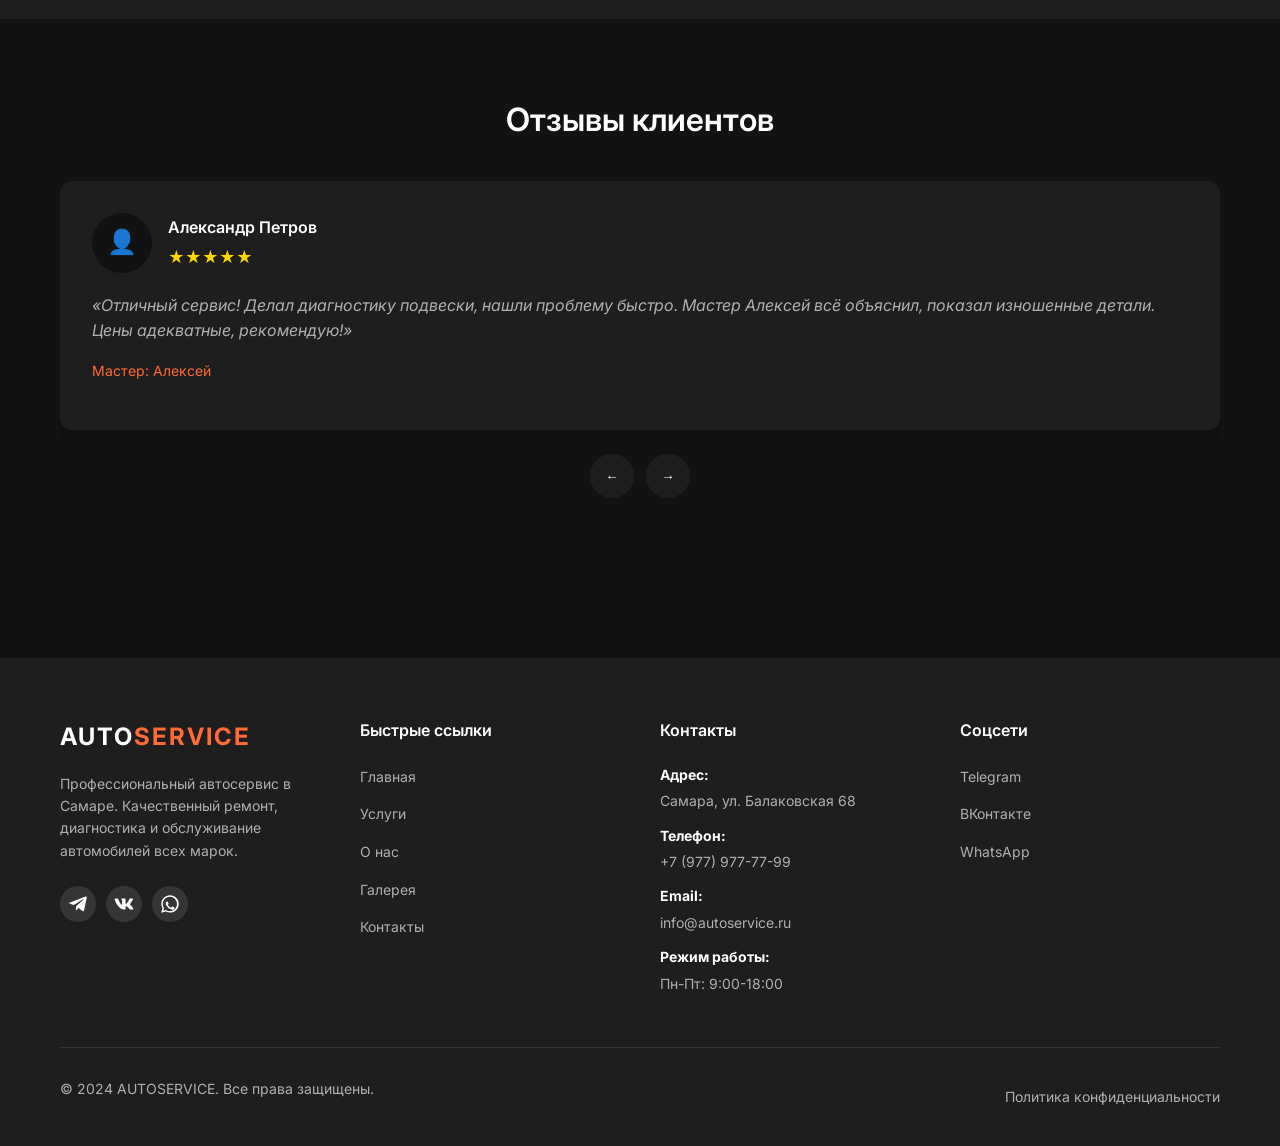
<file: var1/diagnostika.html>
<!DOCTYPE html>
<html lang="ru">
<head>
  <meta charset="UTF-8">
  <meta name="viewport" content="width=device-width, initial-scale=1.0">
  <title>Диагностика автомобиля — AUTOSERVICE Самара</title>
  <meta name="description" content="Комплексная диагностика автомобиля в Самаре. Компьютерная проверка всех систем, выявление неисправностей. Гарантия качества.">
  <meta name="theme-color" content="#121212">
  
  <!-- Open Graph -->
  <meta property="og:title" content="Диагностика автомобиля — AUTOSERVICE">
  <meta property="og:description" content="Профессиональная компьютерная диагностика всех систем автомобиля.">
  <meta property="og:type" content="website">
  <meta property="og:image" content="img/og-image.jpg">
  
  <!-- Fonts -->
  <link rel="preconnect" href="https://fonts.googleapis.com">
  <link rel="preconnect" href="https://fonts.gstatic.com" crossorigin>
  <link href="https://fonts.googleapis.com/css2?family=Inter:wght@400;500;600;700&display=swap" rel="stylesheet">
  
  <!-- Styles -->
  <link rel="stylesheet" href="style.css">
  
  <!-- Schema.org JSON-LD -->
  <script type="application/ld+json">
  {
    "@context": "https://schema.org",
    "@type": "Service",
    "serviceType": "Диагностика автомобиля",
    "provider": {
      "@type": "AutoRepair",
      "name": "AUTOSERVICE",
      "address": {
        "@type": "PostalAddress",
        "streetAddress": "ул. Балаковская 68",
        "addressLocality": "Самара",
        "addressCountry": "RU"
      },
      "telephone": "+79779777799"
    },
    "hasOfferCatalog": {
      "@type": "OfferCatalog",
      "itemListElement": [
        {"@type": "Offer", "itemOffered": {"@type": "Service", "name": "Компьютерная диагностика"}},
        {"@type": "Offer", "itemOffered": {"@type": "Service", "name": "Диагностика двигателя"}},
        {"@type": "Offer", "itemOffered": {"@type": "Service", "name": "Диагностика подвески"}}
      ]
    }
  }
  </script>
</head>
<body>

<!-- Header -->
<header class="header">
  <div class="container header-inner">
    <a href="/" class="logo">AUTO<span>SERVICE</span></a>
    
    <nav class="nav">
      <ul class="nav-links">
        <li><a href="index.html" class="nav-link">Главная</a></li>
        <li><a href="uslugi.html" class="nav-link active">Услуги</a></li>
        <li><a href="index.html#about" class="nav-link">О нас</a></li>
        <li><a href="index.html#gallery" class="nav-link">Галерея</a></li>
        <li><a href="index.html#contacts" class="nav-link">Контакты</a></li>
      </ul>
      
      <div class="header-contacts">
        <a href="tel:+79779777799" class="phone">+7 (977) 977-77-99</a>
        <span class="phone-subtitle">Шиномонтаж</span>
      </div>
      
      <div class="header-actions">
        <a href="index.html#appointment" class="btn btn-primary">Запись на ТО</a>
        <a href="index.html#callback" class="btn btn-outline">Заказать звонок</a>
        
        <div class="socials">
          <a href="https://t.me/" target="_blank" rel="noopener" class="social-link telegram" aria-label="Telegram">
            <svg viewBox="0 0 448 512" fill="currentColor"><path d="M446.7 98.6l-67.6 318.8c-5.1 22.5-18.4 28.1-37.3 17.5l-103-75.9-49.7 47.8c-5.5 5.5-10.1 10.1-20.7 10.1l7.4-104.9 190.9-172.5c8.3-7.4-1.8-11.5-12.9-4.1L117.8 284 16.2 252.2c-22.1-6.9-22.5-22.1 4.6-32.7L418.2 66.4c18.4-6.9 34.5 4.1 28.5 32.2z"/></svg>
          </a>
          <a href="https://vk.com/" target="_blank" rel="noopener" class="social-link vk" aria-label="VKontakte">
            <svg viewBox="0 0 576 512" fill="currentColor"><path d="M545 117.7c3.7-12.5 0-21.7-17.8-21.7h-58.9c-15 0-21.9 7.9-25.6 16.7 0 0-30 73.1-72.4 120.5-13.7 13.7-20 18.1-27.5 18.1-3.7 0-9.4-4.4-9.4-16.9V117.7c0-15-4.2-21.7-16.6-21.7h-92.6c-9.4 0-15 7-15 13.5 0 14.2 21.2 17.5 23.4 57.5v86.8c0 19-3.4 22.5-10.9 22.5-20 0-68.6-73.4-97.4-157.4-5.8-16.3-11.5-22.9-26.6-22.9H38.8c-16.8 0-20.2 7.9-20.2 16.7 0 15.6 20 93.1 93.1 195.5C160.4 378.1 229 416 291.4 416c37.5 0 42.1-8.4 42.1-22.9 0-66.8-3.4-73.1 15.4-73.1 8.7 0 23.7 4.4 58.7 38.1 40 40 46.6 57.9 69 57.9h58.9c16.8 0 25.3-8.4 20.4-25-11.2-34.9-86.9-106.7-90.3-111.5-8.7-11.2-6.2-16.2 0-26.2.1-.1 72-101.3 79.4-135.6z"/></svg>
          </a>
          <a href="https://whatsapp.com/" target="_blank" rel="noopener" class="social-link whatsapp" aria-label="WhatsApp">
            <svg viewBox="0 0 448 512" fill="currentColor"><path d="M380.9 97.1C339 55.1 283.2 32 223.9 32c-122.4 0-222 99.6-222 222 0 39.1 10.2 77.3 29.6 111L0 480l117.7-30.9c32.4 17.7 68.9 27 106.1 27h.1c122.3 0 224.1-99.6 224.1-222 0-59.3-25.2-115-67.1-157zm-157 341.6c-33.2 0-65.7-8.9-94-25.7l-6.7-4-69.8 18.3L72 359.2l-4.4-7c-18.1-29-27.7-62.5-27.7-97.3 0-100.2 81.5-181.7 181.7-181.7 48.5 0 94.2 18.9 128.5 53.2 34.3 34.3 53.2 80 53.2 128.5 0 100.2-81.5 181.7-181.7 181.7zm99.6-100.1c-5.5-2.7-32.4-15.9-37.4-17.8-5-1.8-8.6-2.7-12.3 2.7-3.6 5.4-14.1 17.8-17.3 21.5-3.2 3.6-6.4 4.1-11.8 1.4-5.4-2.7-22.9-8.4-43.6-26.8-16.1-14.3-27-32-30.2-37.4-3.2-5.4-.3-8.3 2.4-11.1 2.5-2.5 5.4-6.4 8.1-9.6 2.7-3.2 3.6-5.4 5.4-9.1 1.8-3.6.9-6.8-.4-9.6-1.4-2.7-12.3-29.6-16.8-40.4-4.4-10.6-8.9-9.1-12.3-9.3-3.2-.2-6.8-.2-10.5-.2-3.6 0-9.6 1.4-14.6 6.8-5 5.4-19.3 18.9-19.3 46.1 0 27.2 19.9 53.6 22.6 57.2 2.7 3.6 39.1 59.7 94.8 83.8 35.2 15.2 49 16.5 66.6 13.9 10.9-1.6 32.4-13.2 37-26 4.5-12.8 4.5-23.8 3.2-26-1.3-2.3-4.9-3.7-10.4-6.4z"/></svg>
          </a>
        </div>
      </div>
    </nav>
    
    <button class="hamburger" aria-label="Меню">
      <span></span>
      <span></span>
      <span></span>
    </button>
  </div>
</header>

<!-- Mobile Menu -->
<div class="mobile-menu">
  <nav class="mobile-nav">
    <a href="index.html" class="mobile-nav-link">Главная</a>
    <a href="uslugi.html" class="mobile-nav-link">Услуги</a>
    <a href="index.html#about" class="mobile-nav-link">О нас</a>
    <a href="index.html#gallery" class="mobile-nav-link">Галерея</a>
    <a href="index.html#contacts" class="mobile-nav-link">Контакты</a>
  </nav>
</div>
<a href="tel:+79779777799" class="mobile-call-btn">Позвонить</a>

<main>
  <!-- Breadcrumbs -->
  <div class="breadcrumbs">
    <div class="container">
      <ul class="breadcrumbs-list">
        <li class="breadcrumbs-item"><a href="index.html">Главная</a></li>
        <li class="breadcrumbs-separator">/</li>
        <li class="breadcrumbs-item"><a href="uslugi.html">Услуги</a></li>
        <li class="breadcrumbs-separator">/</li>
        <li class="breadcrumbs-item">Диагностика</li>
      </ul>
    </div>
  </div>

  <!-- Service Hero -->
  <section class="section">
    <div class="container">
      <div class="service-hero fade-in-up">
        <h1>Комплексная диагностика автомобиля</h1>
      </div>
      
      <!-- Description -->
      <div class="service-description fade-in-up">
        <p style="font-size: 18px; margin-bottom: 24px;">
          Современный автомобиль — это сложный механизм, состоящий из множества взаимосвязанных систем. 
          Раннее выявление проблем позволяет избежать дорогостоящего ремонта и обеспечить безопасность движения.
        </p>
        <p style="color: var(--text-secondary);">
          Мы проводим полную компьютерную диагностику с использованием современного оборудования, 
          которое позволяет точно определить неисправности и спланировать оптимальный ремонт.
        </p>
      </div>
      
      <!-- Checklist -->
      <div class="checklist fade-in-up">
        <div class="checklist-item">
          <div class="checklist-icon">⚙️</div>
          <span class="checklist-text">Двигатель и системы впрыска</span>
        </div>
        <div class="checklist-item">
          <div class="checklist-icon">🔧</div>
          <span class="checklist-text">Трансмиссия (АКПП, МКПП, DSG)</span>
        </div>
        <div class="checklist-item">
          <div class="checklist-icon">🚗</div>
          <span class="checklist-text">Тормозная система</span>
        </div>
        <div class="checklist-item">
          <div class="checklist-icon">💡</div>
          <span class="checklist-text">Электроника и бортовые системы</span>
        </div>
        <div class="checklist-item">
          <div class="checklist-icon">🔩</div>
          <span class="checklist-text">Подвеска и рулевое управление</span>
        </div>
        <div class="checklist-item">
          <div class="checklist-icon">❄️</div>
          <span class="checklist-text">Система охлаждения и кондиционер</span>
        </div>
        <div class="checklist-item">
          <div class="checklist-icon">🔋</div>
          <span class="checklist-text">Электрооборудование и аккумулятор</span>
        </div>
        <div class="checklist-item">
          <div class="checklist-icon">🔊</div>
          <span class="checklist-text">Выхлопная система и катализатор</span>
        </div>
      </div>
      
      <!-- Info Block: Connection with Repair -->
      <div class="info-block fade-in-up">
        <h3>🔧 После диагностики мы сразу устраняем неисправности</h3>
        <p>По результатам диагностики вы получаете подробный отчёт с перечнем выявленных проблем и рекомендациями по их устранению. 
        Наши мастера готовы немедленно приступить к ремонту, используя только качественные оригинальные запчасти или проверенные аналоги.</p>
        <p style="color: var(--text-secondary); margin-top: 16px;">
          Все работы выполняются с гарантией 1 год или 20 000 км пробега.
        </p>
      </div>
      
      <!-- Info Block: Savings -->
      <div class="info-block fade-in-up">
        <h3>💰 Профессиональная диагностика экономит ваш бюджет</h3>
        <p>Точная диагностика исключает метод «тыка» при ремонте, когда меняют исправные детали в надежде найти проблему. 
        Это позволяет:</p>
        <ul style="margin-left: 20px; color: var(--text-secondary);">
          <li>• Точно определить причину неисправности</li>
          <li>• Избежать ненужных затрат на замену исправных деталей</li>
          <li>• Спланировать ремонт и рассчитать точную стоимость</li>
          <li>• Предотвратить более серьёзные поломки в будущем</li>
        </ul>
      </div>
      
      <!-- CTA Section -->
      <div class="cta-section fade-in-up">
        <h2>Запишитесь на диагностику прямо сейчас</h2>
        <p style="color: rgba(255, 255, 255, 0.9); margin-bottom: 32px; max-width: 600px; margin-left: auto; margin-right: auto;">
          Оставьте заявку и получите бесплатную консультацию специалиста. Мы свяжемся с вами в течение 15 минут.
        </p>
        <a href="index.html#appointment" class="btn" style="background: var(--bg-primary); color: var(--text-primary); padding: 16px 32px; font-size: 16px;">Записаться на диагностику</a>
      </div>
    </div>
  </section>

  <!-- Advantages (reused) -->
  <section class="section" style="background: var(--bg-secondary);">
    <div class="container">
      <h2 class="fade-in-up" style="text-align: center; margin-bottom: 40px;">Наши преимущества</h2>
      
      <div class="advantages-grid">
        <div class="advantage-card fade-in-up">
          <div class="advantage-icon">💰</div>
          <h3 class="advantage-title">Доступные цены</h3>
          <p class="advantage-text">от 300 руб.</p>
        </div>
        <div class="advantage-card fade-in-up">
          <div class="advantage-icon">🚗</div>
          <h3 class="advantage-title">Все марки авто</h3>
          <p class="advantage-text">Работаем с любыми автомобилями</p>
        </div>
        <div class="advantage-card fade-in-up">
          <div class="advantage-icon">🔧</div>
          <h3 class="advantage-title">Новейшее оборудование</h3>
          <p class="advantage-text">Современные диагностические сканеры</p>
        </div>
        <div class="advantage-card fade-in-up">
          <div class="advantage-icon">🛡️</div>
          <h3 class="advantage-title">Гарантия 1 год</h3>
          <p class="advantage-text">На работы и оригинальные запчасти</p>
        </div>
        <div class="advantage-card fade-in-up">
          <div class="advantage-icon">👨‍🔧</div>
          <h3 class="advantage-title">Опытные сотрудники</h3>
          <p class="advantage-text">Сертифицированные мастера</p>
        </div>
        <div class="advantage-card fade-in-up">
          <div class="advantage-icon">📦</div>
          <h3 class="advantage-title">Склад запчастей</h3>
          <p class="advantage-text">В наличии популярные запчасти</p>
        </div>
      </div>
    </div>
  </section>

  <!-- Reviews (reused) -->
  <section class="section">
    <div class="container">
      <h2 class="fade-in-up" style="text-align: center; margin-bottom: 40px;">Отзывы клиентов</h2>
      
      <div class="reviews-slider fade-in-up">
        <div class="reviews-track">
          <div class="review-card">
            <div class="review-header">
              <div class="review-avatar">👤</div>
              <div class="review-info">
                <h4>Александр Петров</h4>
                <div class="review-stars">★★★★★</div>
              </div>
            </div>
            <p class="review-text">«Отличный сервис! Делал диагностику подвески, нашли проблему быстро. Мастер Алексей всё объяснил, показал изношенные детали. Цены адекватные, рекомендую!»</p>
            <p class="review-master">Мастер: Алексей</p>
          </div>
          
          <div class="review-card">
            <div class="review-header">
              <div class="review-avatar">👤</div>
              <div class="review-info">
                <h4>Дмитрий Иванов</h4>
                <div class="review-stars">★★★★★</div>
              </div>
            </div>
            <p class="review-text">«Обслуживаю здесь свой BMW уже третий год. Нравится прозрачность — всегда показывают старые детали, объясняют что нужно делать срочно, а что может подождать.»</p>
            <p class="review-master">Мастер: Сергей</p>
          </div>
          
          <div class="review-card">
            <div class="review-header">
              <div class="review-avatar">👤</div>
              <div class="review-info">
                <h4>Елена Смирнова</h4>
                <div class="review-stars">★★★★★</div>
              </div>
            </div>
            <p class="review-text">«Как девушке в автосервисе бывает сложно, но здесь всё понятно объяснили, не пытались навязать лишние услуги. Очень вежливый персонал!»</p>
            <p class="review-master">Мастер: Игорь</p>
          </div>
        </div>
        
        <div class="slider-controls">
          <button class="slider-btn prev" aria-label="Предыдущий отзыв">←</button>
          <button class="slider-btn next" aria-label="Следующий отзыв">→</button>
        </div>
      </div>
    </div>
  </section>
</main>

<!-- Footer -->
<footer class="footer">
  <div class="container">
    <div class="footer-grid">
      <div>
        <div class="footer-logo">AUTO<span>SERVICE</span></div>
        <p class="footer-desc">Профессиональный автосервис в Самаре. Качественный ремонт, диагностика и обслуживание автомобилей всех марок.</p>
        <div class="socials">
          <a href="https://t.me/" target="_blank" rel="noopener" class="social-link telegram" aria-label="Telegram">
            <svg viewBox="0 0 448 512" fill="currentColor" style="width: 20px; height: 20px;"><path d="M446.7 98.6l-67.6 318.8c-5.1 22.5-18.4 28.1-37.3 17.5l-103-75.9-49.7 47.8c-5.5 5.5-10.1 10.1-20.7 10.1l7.4-104.9 190.9-172.5c8.3-7.4-1.8-11.5-12.9-4.1L117.8 284 16.2 252.2c-22.1-6.9-22.5-22.1 4.6-32.7L418.2 66.4c18.4-6.9 34.5 4.1 28.5 32.2z"/></svg>
          </a>
          <a href="https://vk.com/" target="_blank" rel="noopener" class="social-link vk" aria-label="VKontakte">
            <svg viewBox="0 0 576 512" fill="currentColor" style="width: 20px; height: 20px;"><path d="M545 117.7c3.7-12.5 0-21.7-17.8-21.7h-58.9c-15 0-21.9 7.9-25.6 16.7 0 0-30 73.1-72.4 120.5-13.7 13.7-20 18.1-27.5 18.1-3.7 0-9.4-4.4-9.4-16.9V117.7c0-15-4.2-21.7-16.6-21.7h-92.6c-9.4 0-15 7-15 13.5 0 14.2 21.2 17.5 23.4 57.5v86.8c0 19-3.4 22.5-10.9 22.5-20 0-68.6-73.4-97.4-157.4-5.8-16.3-11.5-22.9-26.6-22.9H38.8c-16.8 0-20.2 7.9-20.2 16.7 0 15.6 20 93.1 93.1 195.5C160.4 378.1 229 416 291.4 416c37.5 0 42.1-8.4 42.1-22.9 0-66.8-3.4-73.1 15.4-73.1 8.7 0 23.7 4.4 58.7 38.1 40 40 46.6 57.9 69 57.9h58.9c16.8 0 25.3-8.4 20.4-25-11.2-34.9-86.9-106.7-90.3-111.5-8.7-11.2-6.2-16.2 0-26.2.1-.1 72-101.3 79.4-135.6z"/></svg>
          </a>
          <a href="https://whatsapp.com/" target="_blank" rel="noopener" class="social-link whatsapp" aria-label="WhatsApp">
            <svg viewBox="0 0 448 512" fill="currentColor" style="width: 20px; height: 20px;"><path d="M380.9 97.1C339 55.1 283.2 32 223.9 32c-122.4 0-222 99.6-222 222 0 39.1 10.2 77.3 29.6 111L0 480l117.7-30.9c32.4 17.7 68.9 27 106.1 27h.1c122.3 0 224.1-99.6 224.1-222 0-59.3-25.2-115-67.1-157zm-157 341.6c-33.2 0-65.7-8.9-94-25.7l-6.7-4-69.8 18.3L72 359.2l-4.4-7c-18.1-29-27.7-62.5-27.7-97.3 0-100.2 81.5-181.7 181.7-181.7 48.5 0 94.2 18.9 128.5 53.2 34.3 34.3 53.2 80 53.2 128.5 0 100.2-81.5 181.7-181.7 181.7zm99.6-100.1c-5.5-2.7-32.4-15.9-37.4-17.8-5-1.8-8.6-2.7-12.3 2.7-3.6 5.4-14.1 17.8-17.3 21.5-3.2 3.6-6.4 4.1-11.8 1.4-5.4-2.7-22.9-8.4-43.6-26.8-16.1-14.3-27-32-30.2-37.4-3.2-5.4-.3-8.3 2.4-11.1 2.5-2.5 5.4-6.4 8.1-9.6 2.7-3.2 3.6-5.4 5.4-9.1 1.8-3.6.9-6.8-.4-9.6-1.4-2.7-12.3-29.6-16.8-40.4-4.4-10.6-8.9-9.1-12.3-9.3-3.2-.2-6.8-.2-10.5-.2-3.6 0-9.6 1.4-14.6 6.8-5 5.4-19.3 18.9-19.3 46.1 0 27.2 19.9 53.6 22.6 57.2 2.7 3.6 39.1 59.7 94.8 83.8 35.2 15.2 49 16.5 66.6 13.9 10.9-1.6 32.4-13.2 37-26 4.5-12.8 4.5-23.8 3.2-26-1.3-2.3-4.9-3.7-10.4-6.4z"/></svg>
          </a>
        </div>
      </div>
      
      <div>
        <h4 class="footer-title">Быстрые ссылки</h4>
        <ul class="footer-links">
          <li><a href="index.html" class="footer-link">Главная</a></li>
          <li><a href="uslugi.html" class="footer-link">Услуги</a></li>
          <li><a href="index.html#about" class="footer-link">О нас</a></li>
          <li><a href="index.html#gallery" class="footer-link">Галерея</a></li>
          <li><a href="index.html#contacts" class="footer-link">Контакты</a></li>
        </ul>
      </div>
      
      <div>
        <h4 class="footer-title">Контакты</h4>
        <div class="footer-contact">
          <strong>Адрес:</strong>
          Самара, ул. Балаковская 68
        </div>
        <div class="footer-contact">
          <strong>Телефон:</strong>
          <a href="tel:+79779777799">+7 (977) 977-77-99</a>
        </div>
        <div class="footer-contact">
          <strong>Email:</strong>
          <a href="mailto:info@autoservice.ru">info@autoservice.ru</a>
        </div>
        <div class="footer-contact">
          <strong>Режим работы:</strong>
          Пн-Пт: 9:00-18:00
        </div>
      </div>
      
      <div>
        <h4 class="footer-title">Соцсети</h4>
        <ul class="footer-links">
          <li><a href="https://t.me/" target="_blank" rel="noopener" class="footer-link">Telegram</a></li>
          <li><a href="https://vk.com/" target="_blank" rel="noopener" class="footer-link">ВКонтакте</a></li>
          <li><a href="https://whatsapp.com/" target="_blank" rel="noopener" class="footer-link">WhatsApp</a></li>
        </ul>
      </div>
    </div>
    
    <div class="footer-bottom">
      <p class="footer-copyright">© 2024 AUTOSERVICE. Все права защищены.</p>
      <a href="#" class="footer-policy">Политика конфиденциальности</a>
    </div>
  </div>
</footer>

<script src="main.js"></script>
</body>
</html>
</file>
<file: css/style.css>
@font-face {
  font-family: 'Montserrat';
  font-style: normal;
  font-weight: 400 900;
  font-display: swap;
  src: url('../fonts/montserrat-var-cyrillic.woff2') format('woff2');
  unicode-range: U+0301, U+0400-045F, U+0490-0491, U+04B0-04B1, U+2116;
}

@font-face {
  font-family: 'Montserrat';
  font-style: normal;
  font-weight: 400 900;
  font-display: swap;
  src: url('../fonts/montserrat-var-latin.woff2') format('woff2');
  unicode-range: U+0000-00FF, U+0131, U+0152-0153, U+02BB-02BC, U+02C6, U+02DA, U+02DC, U+0304, U+0308, U+0329, U+2000-206F, U+20AC, U+2122, U+2191, U+2193, U+2212, U+2215, U+FEFF, U+FFFD;
}

*, *::before, *::after {
  box-sizing: border-box;
}

:root {
  --color-bg: #ffffff;
  --color-bg-alt: #f4f5f7;
  --color-surface: #ffffff;
  --color-surface-2: #f4f5f7;
  --color-border: #e7e8ec;
  --color-text: #1b1c1f;
  --color-text-muted: #6b6d76;
  --color-accent: #ed2640;
  --color-accent-2: #ff4d64;
  --color-white: #ffffff;
  --color-success: #1a9d4f;
  --shadow-card: 0 2px 20px rgba(20,20,30,.07);
  --font-main: 'Montserrat', 'Arial', sans-serif;
  --radius-sm: 10px;
  --radius-md: 16px;
  --radius-lg: 24px;
  --radius-round: 50%;
  --container-w: 1320px;
  --gap: 30px;
  --header-h: 100px;
  --header-h-mobile: 72px;
  --ease: cubic-bezier(.4,0,.2,1);
  --transition: 300ms var(--ease);
}

/* Dark-theme scope: header, mobile menu, search overlay, hero and footer
   keep the original dark palette regardless of the light theme above —
   every component nested inside simply resolves the same custom
   properties to these dark values instead. */
.head_top,
.mobile_menu,
.search_panel,
.home_slid,
#footer {
  --color-bg: #17181a;
  --color-bg-alt: #1f2023;
  --color-surface: #232427;
  --color-surface-2: #2a2b2f;
  --color-border: #34353a;
  --color-text: #f5f5f6;
  --color-text-muted: #9a9ba0;
  --color-success: #35c95f;
  color: var(--color-text);
}

html {
  scroll-behavior: smooth;
}

body {
  margin: 0;
  font-family: var(--font-main);
  font-size: 17px;
  line-height: 1.65;
  background: var(--color-bg);
  color: var(--color-text);
  -webkit-font-smoothing: antialiased;
  overflow-x: hidden;
}

body.no_scroll {
  overflow: hidden;
}

img {
  max-width: 100%;
  height: auto;
  display: block;
}

picture {
  display: block;
}

a {
  color: inherit;
  text-decoration: none;
}

ul, ol {
  margin: 0;
  padding: 0;
  list-style: none;
}

button {
  font-family: inherit;
  cursor: pointer;
}

input, textarea, select, button {
  font-family: inherit;
  font-size: inherit;
}

svg {
  display: block;
}

h1, h2, h3, h4, h5, h6 {
  margin: 0 0 24px;
  font-weight: 700;
  line-height: 1.3;
  text-transform: uppercase;
  letter-spacing: .2px;
}

h1 {
  font-size: clamp(32px, 4.2vw, 54px);
}

h2 {
  font-size: clamp(26px, 3.2vw, 42px);
}

h3 {
  font-size: clamp(20px, 2.2vw, 28px);
}

h4 {
  font-size: 18px;
}

h1 span, h2 span {
  color: var(--color-accent);
}

p {
  margin: 0 0 16px;
  color: var(--color-text-muted);
}

p:last-child {
  margin-bottom: 0;
}

strong, b {
  color: var(--color-text);
  font-weight: 700;
}

.wrapper {
  width: 100%;
  max-width: var(--container-w);
  margin: 0 auto;
  padding: 0 20px;
}

.section {
  padding: 90px 0 80px;
  position: relative;
}

.section.pt0 {
  padding-top: 0;
}

.section.pb0 {
  padding-bottom: 0;
}

.push70 {
  height: 70px;
}

.push30 {
  height: 30px;
}

.grid {
  display: grid;
  gap: var(--gap);
}

.flex {
  display: flex;
}

.flex_center {
  display: flex;
  align-items: center;
  justify-content: center;
}

.flex_between {
  display: flex;
  align-items: center;
  justify-content: space-between;
}

.btn {
  height: 46px;
  display: inline-flex;
  align-items: center;
  justify-content: center;
  gap: 8px;
  padding: 0 20px;
  border: none;
  border-radius: var(--radius-sm);
  background: var(--color-accent);
  color: #fff;
  font-weight: 600;
  font-size: 16px;
  line-height: 1.1;
  white-space: nowrap;
  cursor: pointer;
  transition: filter var(--transition), transform var(--transition), background var(--transition);
}

.btn:hover {
  filter: brightness(1.14);
  color: #fff;
}

.btn:active {
  transform: scale(.97);
}

.btn.btn_lg {
  height: 60px;
  font-size: 18px;
  padding: 0 35px;
}

.btn.btn_xl {
  height: 72px;
  font-size: 20px;
  padding: 0 40px;
  min-width: 320px;
  max-width: 100%;
}

.btn.anim_link {
  position: relative;
  overflow: hidden;
}

.btn.anim_link::before {
  content: '';
  position: absolute;
  top: 0;
  left: -20%;
  width: 150%;
  height: 100%;
  transform: skewX(-50deg);
  background: linear-gradient(to left, rgba(121,117,117,0), rgba(255,255,255,.8), rgba(121,117,117,0)) no-repeat -2em 0;
  background-size: 3em 100%;
  animation: btn-shine 0.055s linear infinite;
  animation-delay: 2s;
}

@keyframes btn-shine {
  0% { background-position: 0% 0%; }
  100% { background-position: 110% 0%; }
}

.btn.btn_outline {
  background: transparent;
  border: 2px solid var(--color-border);
  color: var(--color-text);
}

.btn.btn_outline:hover {
  border-color: var(--color-accent);
  background: var(--color-accent);
}

.btn.full_width {
  width: 100%;
}

.btn:disabled {
  opacity: .5;
  cursor: not-allowed;
}

.theme_color {
  color: var(--color-accent);
}

.section_head {
  text-align: center;
  max-width: 720px;
  margin: 0 auto 50px;
}

.section_head_left {
  text-align: left;
  margin-left: 0;
}

.section_eyebrow {
  display: inline-block;
  color: var(--color-accent);
  font-weight: 700;
  letter-spacing: 2px;
  text-transform: uppercase;
  font-size: 13px;
  margin-bottom: 12px;
}

.form_field {
  width: 100%;
  height: 54px;
  border-radius: var(--radius-sm);
  border: 1px solid var(--color-border);
  background: var(--color-surface-2);
  color: var(--color-text);
  padding: 0 18px;
  margin-bottom: 14px;
  transition: border-color var(--transition);
}

.form_field:focus {
  outline: none;
  border-color: var(--color-accent);
}

.form_field::placeholder {
  color: var(--color-text-muted);
}

textarea.form_field {
  height: 120px;
  padding-top: 14px;
  resize: vertical;
}

.form_check {
  display: flex;
  align-items: flex-start;
  gap: 10px;
  font-size: 13px;
  color: var(--color-text-muted);
  margin-bottom: 18px;
}

.form_check input {
  margin-top: 3px;
}

.form_check a {
  color: var(--color-accent);
  text-decoration: underline;
}

.hidden_xs {
}

.visible_xs {
  display: none;
}

.h2_them1 {
  text-transform: uppercase;
}

.text_center {
  text-align: center;
}

.sr_only {
  position: absolute;
  width: 1px;
  height: 1px;
  padding: 0;
  margin: -1px;
  overflow: hidden;
  clip: rect(0,0,0,0);
  white-space: nowrap;
  border: 0;
}

#top_head {
  position: relative;
  z-index: 40;
}

.head_top {
  position: relative;
  z-index: 50;
  background: rgba(23, 24, 26, .97);
  border-bottom: 1px solid rgba(255,255,255,.06);
  transition: background var(--transition), border-color var(--transition), box-shadow var(--transition);
}

.head_top.is_fixed {
  position: fixed;
  top: 0;
  left: 0;
  right: 0;
  background: rgba(23, 24, 26, .97);
  backdrop-filter: blur(10px);
  border-bottom-color: rgba(255,255,255,.06);
  box-shadow: 0 16px 40px rgba(0,0,0,.35);
  animation: header-reveal 320ms var(--ease);
}

.head_top_spacer {
  height: 0;
  transition: height var(--transition);
}

.head_top_spacer.is_active {
  height: var(--header-h);
}

@keyframes header-reveal {
  from { transform: translateY(-100%); }
  to { transform: translateY(0); }
}

.head_top_line {
  display: flex;
  align-items: center;
  justify-content: space-between;
  gap: 16px;
  height: var(--header-h);
  transition: height var(--transition);
  overflow: visible;
}

.logo {
  font-size: 22px;
  font-weight: 800;
  letter-spacing: 1px;
  text-transform: uppercase;
  white-space: nowrap;
  flex-shrink: 0;
}

.logo span {
  color: var(--color-accent);
}

.top_menu {
  display: flex;
  align-items: center;
  gap: 4px;
  flex: 1;
  justify-content: center;
  overflow: visible;
  min-width: 0;
}

.top_menu > ul {
  display: flex;
  align-items: center;
  gap: 2px;
  flex-wrap: nowrap;
  justify-content: center;
  max-width: 100%;
  overflow: visible;
}

.top_menu > ul > li {
  position: relative;
  flex-shrink: 0;
}

.top_menu > ul > li > a {
  display: flex;
  align-items: center;
  gap: 6px;
  padding: 12px 12px;
  font-size: 14px;
  font-weight: 600;
  border-radius: var(--radius-sm);
  transition: color var(--transition), background var(--transition);
  white-space: nowrap;
}

.top_menu > ul > li > a:hover, .top_menu > ul > li.is_open > a {
  color: var(--color-accent);
}

.top_menu > ul > li.menu_sub > a::after {
  content: '';
  width: 7px;
  height: 7px;
  border-right: 2px solid currentColor;
  border-bottom: 2px solid currentColor;
  transform: rotate(45deg);
  margin-top: -4px;
  transition: transform var(--transition);
  opacity: .6;
}

.top_menu > ul > li.is_open > a::after {
  transform: rotate(225deg);
  margin-top: 4px;
}

.nav_dropdown {
  position: absolute;
  top: calc(100% + 12px);
  left: 50%;
  transform: translateX(-50%) translateY(8px);
  min-width: 300px;
  background: var(--color-surface);
  border: 1px solid var(--color-border);
  border-radius: var(--radius-md);
  padding: 14px;
  opacity: 0;
  visibility: hidden;
  pointer-events: none;
  transition: opacity var(--transition), transform var(--transition), visibility var(--transition);
  box-shadow: 0 24px 48px rgba(0,0,0,.4);
  z-index: 100;
}

.nav_dropdown.dop_razdel_manu {
  min-width: 700px;
  width: auto;
  left: 50%;
  transform: translateX(-50%) translateY(8px);
  display: grid;
  grid-template-columns: repeat(3, 1fr);
  gap: 20px;
  padding: 20px;
  max-width: calc(100vw - 40px);
}

.nav_dropdown.dop_razdel_manu > div {
  display: flex;
  flex-direction: column;
  gap: 4px;
  min-width: 0;
}

.nav_dropdown.dop_razdel_manu .nav_dropdown_name_razdela {
  font-size: 12px;
  text-transform: uppercase;
  letter-spacing: 1px;
  color: var(--color-accent);
  font-weight: 700;
  padding: 8px 0 4px;
  white-space: normal;
  word-wrap: break-word;
  max-width: 100%;
}

.top_menu > ul > li.menu_sub:hover .nav_dropdown,
li.is_open > .nav_dropdown {
  opacity: 1;
  visibility: visible;
  pointer-events: auto;
  transform: translateX(-50%) translateY(0);
}

.nav_dropdown a {
  display: block;
  padding: 9px 12px;
  border-radius: 8px;
  font-size: 14px;
  color: var(--color-text-muted);
  transition: background var(--transition), color var(--transition);
}

.nav_dropdown a:hover {
  background: var(--color-surface-2);
  color: var(--color-text);
}

.head_top_block {
  display: flex;
  align-items: center;
  gap: 14px;
  flex-shrink: 0;
}

.head_top_status {
  display: flex;
  align-items: center;
  gap: 8px;
  font-size: 13px;
  color: var(--color-text-muted);
}

.head_top_status::before {
  content: '';
  width: 8px;
  height: 8px;
  border-radius: 50%;
  background: var(--color-success);
  box-shadow: 0 0 0 4px rgba(53,201,95,.18);
}

.head_top_phone_block {
  position: relative;
}

.head_top_phone_btn {
  font-weight: 700;
  font-size: 16px;
  display: flex;
  align-items: center;
  gap: 6px;
  padding: 8px 4px;
}

.head_top_phone_btn svg {
  width: 14px;
  height: 14px;
  opacity: .7;
}

.head_top_phone_panel {
  position: absolute;
  top: calc(100% + 14px);
  right: 0;
  width: 300px;
  background: var(--color-surface);
  border: 1px solid var(--color-border);
  border-radius: var(--radius-md);
  padding: 22px;
  box-shadow: 0 24px 48px rgba(0,0,0,.45);
  opacity: 0;
  visibility: hidden;
  transform: translateY(8px);
  transition: opacity var(--transition), transform var(--transition), visibility var(--transition);
  z-index: 60;
}

.head_top_phone_block.is_open .head_top_phone_panel {
  opacity: 1;
  visibility: visible;
  transform: translateY(0);
}

.head_top_phone_panel .phone_line {
  margin-bottom: 12px;
}

.head_top_phone_panel .phone_line a {
  font-size: 18px;
  font-weight: 700;
  display: block;
}

.head_top_phone_panel .phone_line .desc {
  font-size: 12px;
  color: var(--color-text-muted);
}

.head_top_phone_panel .btn {
  margin: 10px 0 16px;
}

.head_top_phone_panel .contact_li {
  font-size: 13px;
  margin-bottom: 8px;
  color: var(--color-text-muted);
}

.head_top_phone_panel .contact_li a {
  color: var(--color-text);
}

.head_top_phone_panel .contact_li .contact_li_name {
  color: var(--color-text-muted);
  display: block;
  font-size: 11px;
  text-transform: uppercase;
  letter-spacing: .5px;
}

.soc_nav {
  display: flex;
  align-items: center;
  gap: 10px;
}

.soc_nav a {
  width: 34px;
  height: 34px;
  display: flex;
  align-items: center;
  justify-content: center;
  border-radius: 50%;
  background: var(--color-surface-2);
  transition: background var(--transition), transform var(--transition);
}

.soc_nav a:hover {
  background: var(--color-accent);
  transform: translateY(-2px);
}

.soc_nav svg {
  width: 15px;
  height: 15px;
  fill: currentColor;
}

.icon_btn {
  width: 42px;
  height: 42px;
  display: flex;
  align-items: center;
  justify-content: center;
  border-radius: 50%;
  background: var(--color-surface-2);
  transition: background var(--transition);
  flex-shrink: 0;
}

.icon_btn:hover {
  background: var(--color-accent);
}

.icon_btn svg {
  width: 17px;
  height: 17px;
}

.burger {
  display: none;
  width: 44px;
  height: 44px;
  border-radius: 50%;
  background: var(--color-surface-2);
  align-items: center;
  justify-content: center;
  flex-shrink: 0;
}

.burger span, .burger span::before, .burger span::after {
  content: '';
  display: block;
  width: 18px;
  height: 2px;
  background: #fff;
  transition: transform var(--transition), opacity var(--transition);
}

.burger span {
  position: relative;
}

.burger span::before {
  position: absolute;
  top: -6px;
}

.burger span::after {
  position: absolute;
  top: 6px;
}

.burger.is_active span {
  background: transparent;
}

.burger.is_active span::before {
  transform: translateY(6px) rotate(45deg);
}

.burger.is_active span::after {
  transform: translateY(-6px) rotate(-45deg);
}

.mobile_menu {
  position: fixed;
  top: 0;
  right: 0;
  width: min(380px, 88vw);
  height: 100%;
  background: var(--color-bg-alt);
  z-index: 90;
  padding: 90px 26px 40px;
  overflow-y: auto;
  transform: translateX(100%);
  transition: transform 380ms var(--ease);
  box-shadow: -20px 0 60px rgba(0,0,0,.5);
}

.mobile_menu.is_open {
  transform: translateX(0);
}

.mobile_menu ul {
  display: flex;
  flex-direction: column;
}

.mobile_menu > ul > li {
  border-bottom: 1px solid var(--color-border);
}

.mobile_menu a {
  display: flex;
  align-items: center;
  justify-content: space-between;
  padding: 14px 2px;
  font-weight: 600;
  font-size: 15px;
}

.mobile_menu ul ul {
  max-height: 0;
  overflow: hidden;
  transition: max-height var(--transition);
}

.mobile_menu li.is_open > ul {
  max-height: 1000px;
}

.mobile_menu ul ul a {
  padding: 10px 2px 10px 16px;
  font-weight: 500;
  font-size: 14px;
  color: var(--color-text-muted);
}

.mobile_menu .submenu_toggle {
  width: 30px;
  height: 30px;
  display: flex;
  align-items: center;
  justify-content: center;
  flex-shrink: 0;
}

.mobile_menu .submenu_toggle::after {
  content: '';
  width: 7px;
  height: 7px;
  border-right: 2px solid currentColor;
  border-bottom: 2px solid currentColor;
  transform: rotate(45deg);
  transition: transform var(--transition);
}

.mobile_menu li.is_open > a .submenu_toggle::after {
  transform: rotate(225deg);
}

.mobile_menu_phone {
  margin-top: 24px;
}

.mobile_menu_social {
  margin-top: 20px;
}

.overlay {
  position: fixed;
  inset: 0;
  background: rgba(0,0,0,.6);
  z-index: 80;
  opacity: 0;
  visibility: hidden;
  transition: opacity var(--transition), visibility var(--transition);
}

.overlay.is_visible {
  opacity: 1;
  visibility: visible;
}

.search_panel {
  position: fixed;
  inset: 0;
  z-index: 95;
  background: rgba(15,15,16,.97);
  display: flex;
  align-items: center;
  justify-content: center;
  opacity: 0;
  visibility: hidden;
  transition: opacity var(--transition), visibility var(--transition);
}

.search_panel.is_open {
  opacity: 1;
  visibility: visible;
}

.search_panel form {
  width: min(640px, 90vw);
  display: flex;
  align-items: center;
  border-bottom: 2px solid var(--color-accent);
  padding-bottom: 14px;
}

.search_panel input {
  flex: 1;
  background: transparent;
  border: none;
  color: #fff;
  font-size: 24px;
  padding: 8px 0;
}

.search_panel input:focus {
  outline: none;
}

.search_panel .search_close {
  position: absolute;
  top: 30px;
  right: 30px;
  width: 44px;
  height: 44px;
  border-radius: 50%;
  background: var(--color-surface-2);
  display: flex;
  align-items: center;
  justify-content: center;
}

.search_panel .search_close svg {
  width: 16px;
  height: 16px;
}

#footer {
  background: var(--color-bg-alt);
  border-top: 1px solid var(--color-border);
  margin-top: 60px;
}

.footer_top {
  padding: 70px 0 50px;
  display: grid;
  grid-template-columns: 1.4fr 1fr 1fr;
  gap: 40px;
}

.footer_logo .logo {
  display: block;
  margin-bottom: 18px;
}

.footer_logo p {
  font-size: 14px;
}

.foot_menu_name {
  font-size: 15px;
  font-weight: 700;
  text-transform: uppercase;
  letter-spacing: .5px;
  margin-bottom: 20px;
}

.foot_menu ul li {
  margin-bottom: 12px;
}

.foot_menu ul a {
  font-size: 14px;
  color: var(--color-text-muted);
  transition: color var(--transition);
}

.foot_menu ul a:hover {
  color: var(--color-accent);
}

.footer_bottom {
  border-top: 1px solid var(--color-border);
  padding: 30px 0;
}

.footer_contact {
  display: flex;
  flex-wrap: wrap;
  gap: 26px;
  margin-bottom: 24px;
}

.footer_contact .item {
  display: flex;
  align-items: center;
  gap: 10px;
  font-size: 14px;
  color: var(--color-text-muted);
}

.footer_contact .item .ico {
  width: 30px;
  height: 30px;
  border-radius: 50%;
  background: var(--color-accent);
  display: flex;
  align-items: center;
  justify-content: center;
  flex-shrink: 0;
}

.footer_contact .item .ico svg {
  width: 15px;
  height: 15px;
}

.footer_contact .item a {
  color: var(--color-text);
}

.footer_copy {
  display: flex;
  align-items: center;
  justify-content: space-between;
  gap: 20px;
  font-size: 13px;
  color: var(--color-text-muted);
}

.breadcrumbs {
  display: flex;
  flex-wrap: wrap;
  align-items: center;
  gap: 8px;
  padding: 22px 0;
  font-size: 13px;
  color: var(--color-text-muted);
}

.breadcrumbs a {
  color: var(--color-text-muted);
  transition: color var(--transition);
}

.breadcrumbs a:hover {
  color: var(--color-accent);
}

.breadcrumbs .sep {
  opacity: .4;
}

.breadcrumbs .current {
  color: var(--color-text);
}

.home_slid {
  position: relative;
  min-height: calc(100vh - var(--header-h));
  min-height: calc(100svh - var(--header-h));
  display: flex;
  align-items: center;
  overflow: hidden;
}

.home_slid_img {
  position: absolute;
  inset: 0;
  z-index: 0;
}

.home_slid_img img {
  width: 100%;
  height: 100%;
  object-fit: cover;
}

.home_slid_img::after {
  content: '';
  position: absolute;
  inset: 0;
  background: linear-gradient(90deg, rgba(15,15,16,.94) 10%, rgba(15,15,16,.55) 55%, rgba(15,15,16,.25) 100%);
}

.home_slid_block {
  position: relative;
  z-index: 1;
  width: 100%;
  padding: 60px 0;
}

.home_slid_section {
  display: grid;
  grid-template-columns: 1.3fr .9fr;
  gap: 40px;
  align-items: center;
}

.home_slid_slogan {
  max-width: 480px;
  font-size: 17px;
  margin-bottom: 24px;
}

.home_slid_preim {
  display: grid;
  grid-template-columns: repeat(3, 1fr);
  gap: 14px;
  margin-bottom: 10px;
}

.home_slid_preim .item {
  display: flex;
  align-items: center;
  gap: 10px;
  font-size: 13px;
  padding: 12px 14px;
  background: rgba(255,255,255,.05);
  border: 1px solid rgba(255,255,255,.08);
  border-radius: var(--radius-sm);
}

.home_slid_preim .item::before {
  content: '✓';
  color: var(--color-accent);
  font-weight: 900;
  flex-shrink: 0;
}

.page_top {
  padding: 20px 0 10px;
}

.page_top .content {
  max-width: 820px;
  color: var(--color-text-muted);
}

.page_top_actions {
  margin-top: 24px;
}

.section_carousel {
  display: flex;
  align-items: flex-end;
  justify-content: space-between;
  gap: 20px;
  margin-bottom: 40px;
}

.carousel_nav {
  display: flex;
  gap: 10px;
  flex-shrink: 0;
}

.carousel_nav button {
  width: 46px;
  height: 46px;
  border-radius: 50%;
  border: 1px solid var(--color-border);
  background: var(--color-surface);
  display: flex;
  align-items: center;
  justify-content: center;
  transition: background var(--transition), border-color var(--transition);
}

.carousel_nav button:hover {
  background: var(--color-accent);
  border-color: var(--color-accent);
}

.carousel_nav button svg {
  width: 16px;
  height: 16px;
}

.carousel_nav button:disabled {
  opacity: .3;
  pointer-events: none;
}

.carousel_brand {
  position: relative;
  margin: 0 -20px;
  padding: 0 20px;
}

.carousel_track {
  display: flex;
  gap: 22px;
  overflow-x: auto;
  scroll-snap-type: x proximity;
  scroll-behavior: smooth;
  -webkit-overflow-scrolling: touch;
  padding: 4px 4px 18px;
  scrollbar-width: thin;
  scrollbar-color: var(--color-border) transparent;
}

.carousel_track::-webkit-scrollbar {
  height: 6px;
}

.carousel_track::-webkit-scrollbar-track {
  background: transparent;
}

.carousel_track::-webkit-scrollbar-thumb {
  background: var(--color-border);
  border-radius: 3px;
}

.carousel_track > * {
  scroll-snap-align: start;
  flex: 0 0 auto;
}

.akcii_carousel > * {
  width: 270px;
}

.akcii_item {
  display: block;
  border-radius: var(--radius-md);
  overflow: hidden;
  border: 1px solid var(--color-border);
  transition: transform var(--transition), border-color var(--transition);
}

.akcii_item:hover {
  transform: translateY(-6px);
  border-color: var(--color-accent);
}

.akcii_item img {
  aspect-ratio: 1/1;
  object-fit: cover;
  width: 100%;
}

.nums_slogan {
  max-width: 780px;
  margin: 0 auto 50px;
  text-align: center;
  font-size: 19px;
  color: var(--color-text-muted);
}

.nums {
  display: grid;
  grid-template-columns: repeat(3, 1fr);
  gap: var(--gap);
  text-align: center;
}

.nums .item_name {
  font-size: clamp(36px, 5vw, 58px);
  font-weight: 800;
  color: var(--color-accent);
  line-height: 1;
  margin-bottom: 10px;
}

.nums .item_desc {
  color: var(--color-text-muted);
  font-size: 15px;
}

.company_block {
  display: grid;
  grid-template-columns: 1fr 1fr;
  gap: 60px;
  align-items: center;
}

.company_img {
  position: relative;
  display: grid;
  grid-template-columns: 1fr 1fr;
  gap: 20px;
}

.company_img img {
  border-radius: var(--radius-lg);
  aspect-ratio: 4/5;
  object-fit: cover;
}

.company_img .img2 {
  margin-top: 40px;
}

.content_blocks {
  display: flex;
  flex-direction: column;
  gap: 60px;
}

.content_block_row {
  display: grid;
  grid-template-columns: 1fr 1fr;
  gap: 50px;
  align-items: center;
}

.content_block_row:nth-child(even) .content_block_img {
  order: 2;
}

.content_block_row img {
  border-radius: var(--radius-lg);
  aspect-ratio: 5/4;
  object-fit: cover;
  width: 100%;
}

.tabs_nav {
  display: flex;
  flex-wrap: wrap;
  gap: 10px;
  justify-content: center;
  margin-bottom: 46px;
}

.tabs_nav button {
  display: flex;
  align-items: center;
  justify-content: center;
  height: 52px;
  padding: 0 22px;
  border: none;
  border-radius: 12px;
  background: var(--color-surface-2);
  color: var(--color-text);
  font-size: 15px;
  font-weight: 600;
  cursor: pointer;
  transition: background var(--transition), color var(--transition);
}

.tabs_nav button.is_active, .tabs_nav button:hover {
  background: var(--color-accent);
  color: #fff;
}

.category_left {
  display: grid;
  grid-template-columns: 400px 1fr;
  gap: 40px;
}

.category_sidebar {
  display: flex;
  flex-direction: column;
  gap: 24px;
}

.side_nav {
  background: var(--color-surface);
  border: 1px solid var(--color-border);
  border-radius: var(--radius-md);
  padding: 10px;
  box-shadow: var(--shadow-card);
}

.side_nav_name {
  padding: 12px 14px 8px;
  font-size: 12px;
  text-transform: uppercase;
  letter-spacing: .5px;
  color: var(--color-text-muted);
  font-weight: 700;
}

.side_nav ul {
  display: flex;
  flex-direction: column;
}

.side_nav a {
  display: block;
  padding: 12px 14px;
  border-radius: 10px;
  font-size: 14.5px;
  font-weight: 600;
  color: var(--color-text);
  transition: background var(--transition), color var(--transition);
}

.side_nav > ul > li > a:hover {
  background: var(--color-surface-2);
}

.side_nav a.is_active {
  background: var(--color-accent);
  color: #fff;
}

.side_nav > ul > li.menu_sub > a {
  display: flex;
  align-items: center;
  justify-content: space-between;
  gap: 8px;
}

.side_nav_toggle {
  width: 22px;
  height: 22px;
  flex-shrink: 0;
  display: flex;
  align-items: center;
  justify-content: center;
  color: var(--color-text-muted);
  transition: transform var(--transition), color var(--transition);
}

.side_nav > ul > li.menu_sub > a:hover .side_nav_toggle,
.side_nav > ul > li.menu_sub > a.is_active .side_nav_toggle {
  color: currentColor;
}

.menu_sub.is_open .side_nav_toggle {
  transform: rotate(180deg);
  color: var(--color-accent);
}

.side_nav_sub_wrap {
  display: grid;
  grid-template-rows: 0fr;
  transition: grid-template-rows 350ms var(--ease);
}

.menu_sub.is_open .side_nav_sub_wrap {
  grid-template-rows: 1fr;
}

.side_nav_sub {
  overflow: hidden;
  min-height: 0;
  display: flex;
  flex-direction: column;
  margin: 2px 0 6px 14px;
  padding-left: 12px;
  border-left: 2px solid var(--color-border);
}

.side_nav_sub a {
  padding: 9px 12px;
  font-size: 13.5px;
  font-weight: 500;
  color: var(--color-text-muted);
}

.side_nav_sub a:hover {
  color: var(--color-text);
  background: var(--color-surface-2);
}

.side_nav_sub a.is_active {
  background: none;
  color: var(--color-accent);
}

.side_promo {
  background: var(--color-surface);
  border: 1px solid var(--color-border);
  border-radius: var(--radius-md);
  padding: 16px;
  box-shadow: var(--shadow-card);
}

.side_promo_track {
  display: flex;
  overflow-x: auto;
  scroll-snap-type: x mandatory;
  scroll-behavior: smooth;
  border-radius: var(--radius-sm);
  scrollbar-width: none;
}

.side_promo_track::-webkit-scrollbar {
  display: none;
}

.side_promo_track > * {
  flex: 0 0 100%;
  scroll-snap-align: start;
  border-radius: var(--radius-sm);
}

.side_promo .carousel_nav {
  justify-content: center;
  margin-top: 14px;
}

.side_promo .carousel_nav button {
  width: 38px;
  height: 38px;
}

.category_right .services_block {
  grid-template-columns: repeat(3, 1fr);
}

.services_block {
  display: grid;
  grid-template-columns: repeat(4, 1fr);
  gap: var(--gap);
}

.tab_pane {
  display: none;
}

.tab_pane.is_active {
  display: block;
}

.service_item {
  display: block;
  position: relative;
  border-radius: var(--radius-lg);
  overflow: hidden;
  aspect-ratio: 1/1;
}

.service_item img {
  width: 100%;
  height: 100%;
  object-fit: cover;
  transition: transform 500ms var(--ease);
}

.service_item:hover img {
  transform: scale(1.1);
}

.service_item .service_name {
  position: absolute;
  left: 0;
  right: 0;
  bottom: 0;
  padding: 20px 20px 24px;
  font-weight: 600;
  text-transform: uppercase;
  font-size: 15px;
  line-height: 1.2;
  color: #fff;
  background: linear-gradient(0deg, rgba(0,0,0,.85) 0%, rgba(0,0,0,.5) 55%, rgba(0,0,0,0) 100%);
}

.brand_carousel > * {
  width: 160px;
}

.brand_logo {
  display: flex;
  align-items: center;
  justify-content: center;
  height: 100px;
  border-radius: var(--radius-md);
  background: var(--color-surface);
  border: 1px solid var(--color-border);
  box-shadow: var(--shadow-card);
}

.brand_carousel img {
  max-height: 38px;
  width: auto;
  filter: grayscale(1) brightness(.35);
  opacity: .75;
  transition: all var(--transition);
}

.brand_logo:hover img {
  filter: none;
  opacity: 1;
}

.carousel_gallery > * {
  width: 320px;
}

.img_block {
  display: block;
  border-radius: var(--radius-md);
  overflow: hidden;
  aspect-ratio: 4/3;
}

.img_block img {
  width: 100%;
  height: 100%;
  object-fit: cover;
  transition: transform 500ms var(--ease);
}

.img_block:hover img {
  transform: scale(1.08);
}

.preim_grid {
  display: grid;
  grid-template-columns: repeat(3, 1fr);
  gap: var(--gap);
}

.preim_item {
  background: var(--color-surface);
  border: 1px solid var(--color-border);
  border-radius: var(--radius-md);
  padding: 30px 28px;
  box-shadow: var(--shadow-card);
  transition: border-color var(--transition), transform var(--transition), box-shadow var(--transition);
  display: grid;
  grid-template-columns: 80px 1fr;
  gap: 20px;
  align-items: center;
}

.preim_item .ico {
  width: 80px;
  height: 80px;
  border-radius: 14px;
  background: rgba(237,38,64,.12);
  display: flex;
  align-items: center;
  justify-content: center;
  grid-row: 1 / -1;
  align-self: center;
}

.preim_item:hover {
  border-color: var(--color-accent);
  transform: translateY(-4px);
}

.preim_item .ico img {
  width: 40px;
  height: 40px;
  filter: brightness(0) saturate(100%) invert(30%) sepia(89%) saturate(3000%) hue-rotate(335deg);
}

.preim_item .name {
  font-weight: 700;
  margin-bottom: 8px;
  font-size: 18px;
}

.preim_item .desc {
  font-size: 14px;
  color: var(--color-text-muted);
}

.carousel_otzivy > * {
  width: 380px;
}

.otzivy_item {
  background: var(--color-surface);
  border: 1px solid var(--color-border);
  border-radius: var(--radius-md);
  padding: 28px;
  height: 100%;
  box-shadow: var(--shadow-card);
}

.otzivy_item .head {
  display: flex;
  align-items: center;
  justify-content: space-between;
  margin-bottom: 14px;
}

.otzivy_item .name {
  font-weight: 700;
}

.otzivy_item .stars {
  display: flex;
  gap: 3px;
  color: #ffb400;
}

.otzivy_item .stars svg {
  width: 15px;
  height: 15px;
}

.otzivy_item .body {
  font-size: 14.5px;
  color: var(--color-text-muted);
}

.accordion {
  display: flex;
  flex-direction: column;
  gap: 14px;
  max-width: 900px;
  margin: 0 auto;
}

.accordion_item {
  background: var(--color-surface);
  border: 1px solid var(--color-border);
  border-radius: var(--radius-md);
  overflow: hidden;
  box-shadow: var(--shadow-card);
}

.accordion_name {
  display: flex;
  align-items: center;
  justify-content: space-between;
  gap: 16px;
  padding: 20px 24px;
  cursor: pointer;
  font-weight: 600;
  font-size: 15.5px;
}

.accordion_name .plus {
  width: 26px;
  height: 26px;
  border-radius: 50%;
  background: var(--color-surface-2);
  flex-shrink: 0;
  position: relative;
}

.accordion_name .plus::before, .accordion_name .plus::after {
  content: '';
  position: absolute;
  background: #fff;
  top: 50%;
  left: 50%;
  transform: translate(-50%,-50%);
}

.accordion_name .plus::before {
  width: 10px;
  height: 2px;
}

.accordion_name .plus::after {
  width: 2px;
  height: 10px;
  transition: transform var(--transition);
}

.accordion_item.is_open .accordion_name .plus::after {
  transform: translate(-50%,-50%) rotate(90deg) scale(0);
}

.accordion_body {
  display: grid;
  grid-template-rows: 0fr;
  transition: grid-template-rows 400ms var(--ease);
}

.accordion_item.is_open .accordion_body {
  grid-template-rows: 1fr;
}

.accordion_body > .accordion_body_txt {
  overflow: hidden;
  min-height: 0;
}

.accordion_body_txt {
  padding: 0 24px 22px;
  font-size: 14.5px;
  color: var(--color-text-muted);
}

.phtel_grid {
  display: grid;
  grid-template-columns: .8fr 1.2fr;
  gap: 50px;
}

.phtel_item {
  display: flex;
  gap: 14px;
  align-items: flex-start;
  padding: 16px 0;
  border-bottom: 1px solid var(--color-border);
}

.phtel_item .ico {
  width: 38px;
  height: 38px;
  border-radius: 50%;
  background: var(--color-accent);
  display: flex;
  align-items: center;
  justify-content: center;
  flex-shrink: 0;
}

.phtel_item .ico svg {
  width: 17px;
  height: 17px;
}

.phtel_item .phtel_name {
  font-size: 12px;
  text-transform: uppercase;
  letter-spacing: .5px;
  color: var(--color-text-muted);
  margin-bottom: 4px;
}

.phtel_item .phtel_desc {
  font-weight: 600;
  font-size: 15.5px;
}

.phtel_item .phtel_desc a {
  transition: color var(--transition);
}

.phtel_item .phtel_desc a:hover {
  color: var(--color-accent);
}

.karta_block {
  border-radius: var(--radius-lg);
  overflow: hidden;
  min-height: 420px;
  background: var(--color-surface);
  border: 1px solid var(--color-border);
  box-shadow: var(--shadow-card);
}

.karta_block iframe {
  width: 100%;
  height: 100%;
  min-height: 420px;
  border: 0;
  filter: grayscale(.15);
}

.carousel_news > * {
  width: 320px;
}

.news_grid {
  display: grid;
  grid-template-columns: repeat(3, 1fr);
  gap: var(--gap);
}

.news_item {
  display: block;
  border-radius: var(--radius-md);
  overflow: hidden;
  background: var(--color-surface);
  border: 1px solid var(--color-border);
  box-shadow: var(--shadow-card);
  transition: transform var(--transition), border-color var(--transition), box-shadow var(--transition);
}

.news_item:hover {
  transform: translateY(-6px);
  border-color: var(--color-accent);
}

.news_item .thumb {
  aspect-ratio: 4/3;
  overflow: hidden;
}

.news_item .thumb img {
  width: 100%;
  height: 100%;
  object-fit: cover;
  transition: transform 500ms var(--ease);
}

.news_item:hover .thumb img {
  transform: scale(1.08);
}

.news_item .body {
  padding: 18px 20px 22px;
}

.news_item .name {
  font-weight: 700;
  font-size: 15.5px;
}

.news_detail_section {
  display: grid;
  grid-template-columns: .8fr 1.2fr;
  gap: 50px;
  align-items: start;
}

.news_detail_section img {
  border-radius: var(--radius-lg);
  width: 100%;
  object-fit: cover;
  aspect-ratio: 1/1;
}

.news_detail_block p {
  text-align: justify;
}

.share_row {
  display: flex;
  align-items: center;
  gap: 14px;
  margin-top: 30px;
}

.share_row .share_name {
  font-size: 13px;
  color: var(--color-text-muted);
}

.pagination {
  display: flex;
  align-items: center;
  justify-content: center;
  gap: 10px;
  margin-top: 50px;
}

.pagination a, .pagination span {
  width: 42px;
  height: 42px;
  display: flex;
  align-items: center;
  justify-content: center;
  border-radius: 50%;
  border: 1px solid var(--color-border);
  font-size: 14px;
  transition: all var(--transition);
}

.pagination a:hover {
  border-color: var(--color-accent);
  color: var(--color-accent);
}

.pagination .is_current {
  background: var(--color-accent);
  border-color: var(--color-accent);
}

.gallery_cats_grid, .gallery_photos_grid {
  display: grid;
  grid-template-columns: repeat(3, 1fr);
  gap: var(--gap);
}

.gallery_cat_card {
  position: relative;
  display: block;
  border-radius: var(--radius-lg);
  overflow: hidden;
  aspect-ratio: 4/3;
}

.gallery_cat_card img {
  width: 100%;
  height: 100%;
  object-fit: cover;
  transition: transform 500ms var(--ease);
}

.gallery_cat_card:hover img {
  transform: scale(1.08);
}

.gallery_cat_card::after {
  content: '';
  position: absolute;
  inset: 0;
  background: linear-gradient(0deg, rgba(0,0,0,.75) 10%, rgba(0,0,0,0) 55%);
}

.gallery_cat_card .name {
  position: absolute;
  left: 20px;
  right: 20px;
  bottom: 18px;
  z-index: 1;
  font-weight: 700;
  font-size: 16px;
}

.gallery_photo {
  display: block;
  border-radius: var(--radius-md);
  overflow: hidden;
  aspect-ratio: 4/3;
}

.gallery_photo img {
  width: 100%;
  height: 100%;
  object-fit: cover;
  transition: transform 500ms var(--ease);
}

.gallery_photo:hover img {
  transform: scale(1.08);
}

.brand_select_form {
  display: grid;
  grid-template-columns: 1fr 1fr auto;
  gap: 18px;
  align-items: end;
  background: var(--color-surface);
  border: 1px solid var(--color-border);
  border-radius: var(--radius-lg);
  padding: 30px;
  box-shadow: var(--shadow-card);
}

.brand_select_form label {
  display: block;
  font-size: 12px;
  text-transform: uppercase;
  letter-spacing: .5px;
  color: var(--color-text-muted);
  margin-bottom: 8px;
}

.brand_select_form select {
  width: 100%;
}

.brands_grid {
  display: grid;
  grid-template-columns: repeat(3, 1fr);
  gap: var(--gap);
  margin-top: 50px;
}

.brand_card {
  display: block;
  padding: 26px;
  background: var(--color-surface);
  border: 1px solid var(--color-border);
  border-radius: var(--radius-md);
  font-weight: 700;
  font-size: 17px;
  box-shadow: var(--shadow-card);
  transition: all var(--transition);
}

.brand_card:hover {
  border-color: var(--color-accent);
  transform: translateY(-4px);
}

.model_nav {
  display: flex;
  flex-wrap: wrap;
  gap: 10px;
  margin-top: 26px;
}

.model_nav a {
  padding: 10px 20px;
  border-radius: 30px;
  border: 1px solid var(--color-border);
  font-size: 14px;
  font-weight: 600;
  color: var(--color-text-muted);
  transition: all var(--transition);
}

.model_nav a:hover, .model_nav a.is_active {
  background: var(--color-accent);
  border-color: var(--color-accent);
  color: #fff;
}

.prose h2, .prose h3, .prose h4 {
  text-transform: none;
}

.prose h4 {
  color: var(--color-accent);
  margin-top: 30px;
}

.prose p {
  text-align: justify;
}

.prose ul {
  padding-left: 20px;
  margin-bottom: 16px;
}

.prose ul li {
  list-style: disc;
  margin-bottom: 8px;
  color: var(--color-text-muted);
}

[data-reveal] {
  opacity: 0;
  transform: translateY(36px);
  transition: opacity 700ms var(--ease), transform 700ms var(--ease);
  will-change: opacity, transform;
}

[data-reveal].is_visible {
  opacity: 1;
  transform: none;
}

[data-reveal="fade"] {
  transform: none;
}

[data-reveal="left"] {
  transform: translateX(-40px);
}

[data-reveal="left"].is_visible {
  transform: none;
}

[data-reveal="right"] {
  transform: translateX(40px);
}

[data-reveal="right"].is_visible {
  transform: none;
}

[data-reveal="zoom"] {
  transform: scale(.92);
}

[data-reveal="zoom"].is_visible {
  transform: scale(1);
}

[data-reveal-group] > * {
  opacity: 0;
  transform: translateY(30px);
  transition: opacity 600ms var(--ease), transform 600ms var(--ease);
}

[data-reveal-group].is_visible > * {
  opacity: 1;
  transform: none;
}

[data-reveal-group].is_visible > *:nth-child(1) {
  transition-delay: 0ms;
}

[data-reveal-group].is_visible > *:nth-child(2) {
  transition-delay: 80ms;
}

[data-reveal-group].is_visible > *:nth-child(3) {
  transition-delay: 160ms;
}

[data-reveal-group].is_visible > *:nth-child(4) {
  transition-delay: 240ms;
}

[data-reveal-group].is_visible > *:nth-child(5) {
  transition-delay: 320ms;
}

[data-reveal-group].is_visible > *:nth-child(6) {
  transition-delay: 400ms;
}

[data-reveal-group].is_visible > *:nth-child(7) {
  transition-delay: 480ms;
}

[data-reveal-group].is_visible > *:nth-child(8) {
  transition-delay: 560ms;
}

.modal_panel {
  width: min(460px, 92vw);
  background: var(--color-surface);
  border-radius: var(--radius-lg);
  padding: 40px 36px;
  border: 1px solid var(--color-border);
  box-shadow: 0 30px 70px rgba(0,0,0,.35);
}

.modal_panel h3 {
  margin-bottom: 10px;
}

.modal_panel .modal_desc {
  font-size: 14px;
  margin-bottom: 24px;
}

.modal_success {
  display: none;
  align-items: center;
  gap: 12px;
  padding: 14px 16px;
  border-radius: var(--radius-sm);
  background: rgba(53,201,95,.12);
  border: 1px solid rgba(53,201,95,.35);
  color: var(--color-success);
  font-size: 13.5px;
  margin-top: 14px;
}

.modal_success.is_visible {
  display: flex;
}

.fancybox__backdrop {
  background: rgba(10,10,11,.9) !important;
}

.fancybox__content {
  background: transparent !important;
  border-radius: var(--radius-lg);
}

.f-button svg {
  color: #fff;
}

.carousel__button.is-close {
  top: 20px;
  right: 20px;
}

@media (min-width: 1600px) {
  :root {
    --container-w: 1590px;
  }
}

@media (max-width: 1199px) {
  .home_slid_section {
    grid-template-columns: 1fr;
  }

  .services_block {
    grid-template-columns: repeat(3, 1fr);
  }
}

@media (max-width: 991px) {
  .section {
    padding: 60px 0 55px;
  }

  .head_top_line {
    height: var(--header-h-mobile);
  }

  .head_top_spacer.is_active {
    height: var(--header-h-mobile);
  }

  .category_left {
    display: block;
  }

  .category_sidebar {
    display: none;
  }

  .category_right .services_block {
    grid-template-columns: repeat(3, 1fr);
  }

  .home_slid {
    min-height: calc(100vh - var(--header-h-mobile));
    min-height: calc(100svh - var(--header-h-mobile));
  }

  .top_menu {
    display: none;
  }

  .burger {
    display: flex;
  }

  .head_top_status {
    display: none;
  }

  .company_block {
    grid-template-columns: 1fr;
    gap: 30px;
  }

  .preim_grid {
    grid-template-columns: repeat(2, 1fr);
  }

  .phtel_grid {
    grid-template-columns: 1fr;
  }

  .news_grid {
    grid-template-columns: repeat(2, 1fr);
  }
}

@media (max-width: 899px) {
  .news_detail_section {
    grid-template-columns: 1fr;
  }

  .gallery_cats_grid, .gallery_photos_grid {
    grid-template-columns: repeat(2, 1fr);
  }
}

@media (max-width: 767px) {
  .push70 {
    height: 40px;
  }

  .push30 {
    height: 20px;
  }

  .hidden_xs {
    display: none !important;
  }

  .visible_xs {
    display: block;
  }

  .footer_top {
    grid-template-columns: 1fr;
    gap: 30px;
    padding: 50px 0 30px;
  }

  .home_slid_preim {
    grid-template-columns: 1fr;
  }

  .nums {
    grid-template-columns: repeat(3, 1fr);
    gap: 14px;
  }

  .nums .item_desc {
    font-size: 12px;
  }

  .content_block_row, .content_block_row:nth-child(even) {
    grid-template-columns: 1fr;
  }

  .content_block_row:nth-child(even) .content_block_img {
    order: 0;
  }

  .services_block,
  .category_right .services_block {
    grid-template-columns: repeat(2, 1fr);
    gap: 16px;
  }

  .category_sidebar {
    flex-direction: column;
  }

  .brand_select_form {
    grid-template-columns: 1fr;
  }

  .brands_grid {
    grid-template-columns: 1fr;
  }
}

@media (max-width: 599px) {
  .section {
    padding: 44px 0 40px;
  }

  .footer_copy {
    flex-direction: column;
    align-items: flex-start;
  }

  .akcii_carousel > * {
    width: 62vw;
  }

  .company_img {
    grid-template-columns: 1fr;
  }

  .company_img .img2 {
    margin-top: 0;
  }

  .carousel_gallery > * {
    width: 72vw;
  }

  .preim_grid {
    grid-template-columns: 1fr;
  }

  .carousel_otzivy > * {
    width: 82vw;
  }

  .carousel_news > * {
    width: 78vw;
  }

  .news_grid {
    grid-template-columns: 1fr;
  }
}

@media (max-width: 559px) {
  .gallery_cats_grid, .gallery_photos_grid {
    grid-template-columns: 1fr;
  }
}

@media (prefers-reduced-motion: reduce) {
  [data-reveal], [data-reveal-group] > * {
    transition: none !important;
    opacity: 1 !important;
    transform: none !important;
  }
}
</file>
<file: var1/style.css>
/* ========================================
   GLOBAL DESIGN SYSTEM - AUTO SERVICE
   Senior Full-Stack Developer Implementation
   ======================================== */

/* 1. COLOR PALETTE (CSS Variables) */
:root {
  --bg-primary: #121212;
  --bg-secondary: #1E1E1E;
  --bg-glass: rgba(30, 30, 30, 0.85);
  --accent: #FF6B35;
  --accent-hover: #E55A2B;
  --text-primary: #FFFFFF;
  --text-secondary: #B0B0B0;
  --error: #FF4444;
  --success: #00C853;
  
  /* Social colors */
  --telegram: #0088cc;
  --vk: #0077FF;
  --whatsapp: #25D366;
  
  /* Typography */
  --font-primary: 'Inter', 'Roboto', 'Open Sans', sans-serif;
  
  /* Spacing */
  --container-max: 1200px;
  --section-padding-desktop: 80px 0;
  --section-padding-mobile: 40px 0;
  
  /* Border Radius */
  --radius-card: 12px;
  --radius-btn: 8px;
  
  /* Shadows */
  --shadow-card: 0 4px 20px rgba(0, 0, 0, 0.3);
  --shadow-card-hover: 0 8px 30px rgba(0, 0, 0, 0.4);
  --shadow-accent: 0 8px 25px rgba(255, 107, 53, 0.4);
  
  /* Transitions */
  --transition-fast: 0.3s cubic-bezier(0.4, 0, 0.2, 1);
}

/* 2. RESET & BASE STYLES */
*, *::before, *::after {
  box-sizing: border-box;
  margin: 0;
  padding: 0;
}

html {
  scroll-behavior: smooth;
}

body {
  font-family: var(--font-primary);
  font-size: 16px;
  line-height: 1.6;
  background-color: var(--bg-primary);
  color: var(--text-primary);
  overflow-x: hidden;
  -webkit-font-smoothing: antialiased;
  -moz-osx-font-smoothing: grayscale;
}

/* Text Selection */
::selection {
  background: var(--accent);
  color: var(--text-primary);
}

/* Typography Hierarchy */
h1 {
  font-size: 48px;
  font-weight: 700;
  line-height: 1.2;
  margin-bottom: 24px;
}

h2 {
  font-size: 32px;
  font-weight: 600;
  line-height: 1.3;
  margin-bottom: 20px;
}

h3 {
  font-size: 24px;
  font-weight: 500;
  line-height: 1.4;
  margin-bottom: 16px;
}

p {
  font-size: 16px;
  font-weight: 400;
  color: var(--text-secondary);
  margin-bottom: 16px;
}

a {
  color: inherit;
  text-decoration: none;
  transition: var(--transition-fast);
}

ul {
  list-style: none;
}

img {
  max-width: 100%;
  height: auto;
  display: block;
}

/* Container */
.container {
  max-width: var(--container-max);
  margin: 0 auto;
  padding: 0 20px;
}

/* Section Padding */
.section {
  padding: var(--section-padding-desktop);
}

/* 3. ANIMATIONS */
@keyframes fadeInUp {
  from {
    opacity: 0;
    transform: translateY(30px);
  }
  to {
    opacity: 1;
    transform: translateY(0);
  }
}

.fade-in-up {
  opacity: 0;
  transform: translateY(30px);
  transition: opacity 0.6s ease, transform 0.6s ease;
}

.fade-in-up.visible {
  opacity: 1;
  transform: translateY(0);
}

/* 4. HEADER (Sticky) */
.header {
  position: fixed;
  top: 0;
  left: 0;
  right: 0;
  z-index: 1000;
  background: var(--bg-glass);
  backdrop-filter: blur(10px);
  -webkit-backdrop-filter: blur(10px);
  transition: all var(--transition-fast);
  border-bottom: 1px solid transparent;
}

.header.scrolled {
  height: 80px;
  background: var(--bg-glass);
  box-shadow: 0 2px 10px rgba(0, 0, 0, 0.5);
  border-bottom: 1px solid rgba(255, 255, 255, 0.1);
}

.header-inner {
  display: flex;
  align-items: center;
  justify-content: space-between;
  height: 100px;
  transition: height var(--transition-fast);
}

.header.scrolled .header-inner {
  height: 80px;
}

.logo {
  font-size: 24px;
  font-weight: 700;
  text-transform: uppercase;
  letter-spacing: 2px;
  color: var(--text-primary);
  transition: var(--transition-fast);
}

.logo:hover {
  opacity: 0.8;
}

.logo span {
  color: var(--accent);
}

.nav {
  display: flex;
  align-items: center;
  gap: 30px;
}

.nav-links {
  display: flex;
  gap: 24px;
}

.nav-link {
  font-size: 14px;
  font-weight: 500;
  color: var(--text-primary);
  position: relative;
  padding: 8px 0;
}

.nav-link::after {
  content: '';
  position: absolute;
  bottom: 0;
  left: 0;
  width: 0;
  height: 2px;
  background: var(--accent);
  transition: width var(--transition-fast);
}

.nav-link:hover::after,
.nav-link.active::after {
  width: 100%;
}

.nav-link:hover {
  color: var(--accent);
}

.header-contacts {
  display: flex;
  flex-direction: column;
  align-items: flex-end;
}

.phone {
  font-size: 14px;
  font-weight: 700;
  color: var(--text-primary);
  transition: var(--transition-fast);
}

.phone:hover {
  color: var(--accent);
  text-decoration: underline;
}

.phone-subtitle {
  font-size: 12px;
  color: var(--text-secondary);
}

.header-actions {
  display: flex;
  align-items: center;
  gap: 12px;
}

.socials {
  display: flex;
  gap: 10px;
}

.social-link {
  width: 36px;
  height: 36px;
  display: flex;
  align-items: center;
  justify-content: center;
  border-radius: 50%;
  background: rgba(255, 255, 255, 0.1);
  color: var(--text-primary);
  transition: var(--transition-fast);
}

.social-link svg {
  width: 18px;
  height: 18px;
}

.social-link:hover {
  transform: scale(1.15);
}

.social-link.telegram:hover {
  background: var(--telegram);
  color: white;
}

.social-link.vk:hover {
  background: var(--vk);
  color: white;
}

.social-link.whatsapp:hover {
  background: var(--whatsapp);
  color: white;
}

/* Buttons */
.btn {
  display: inline-flex;
  align-items: center;
  justify-content: center;
  padding: 12px 24px;
  font-size: 14px;
  font-weight: 600;
  border-radius: var(--radius-btn);
  border: none;
  cursor: pointer;
  transition: all var(--transition-fast);
  text-transform: uppercase;
  letter-spacing: 0.5px;
}

.btn-primary {
  background: var(--accent);
  color: var(--text-primary);
}

.btn-primary:hover {
  background: var(--accent-hover);
  transform: translateY(-3px);
  box-shadow: var(--shadow-accent);
}

.btn-primary:active {
  transform: translateY(1px);
}

.btn-outline {
  background: transparent;
  color: var(--text-primary);
  border: 2px solid var(--text-primary);
}

.btn-outline:hover {
  background: var(--text-primary);
  color: var(--bg-primary);
  transform: translateY(-3px);
}

.btn-outline:active {
  transform: translateY(1px);
}

.btn:disabled {
  opacity: 0.6;
  cursor: not-allowed;
  transform: none !important;
}

.btn-success {
  background: var(--success) !important;
  color: white;
}

/* Hamburger Menu */
.hamburger {
  display: none;
  flex-direction: column;
  gap: 5px;
  width: 30px;
  height: 24px;
  cursor: pointer;
  z-index: 1001;
}

.hamburger span {
  display: block;
  width: 100%;
  height: 3px;
  background: var(--text-primary);
  border-radius: 2px;
  transition: var(--transition-fast);
}

.hamburger.active span:nth-child(1) {
  transform: rotate(45deg) translate(6px, 6px);
}

.hamburger.active span:nth-child(2) {
  opacity: 0;
}

.hamburger.active span:nth-child(3) {
  transform: rotate(-45deg) translate(6px, -6px);
}

/* Mobile Menu */
.mobile-menu {
  display: none;
  position: fixed;
  top: 0;
  left: 0;
  right: 0;
  bottom: 0;
  background: var(--bg-primary);
  z-index: 999;
  padding: 100px 20px 100px;
  overflow-y: auto;
}

.mobile-menu.active {
  display: block;
}

.mobile-nav {
  display: flex;
  flex-direction: column;
  gap: 20px;
}

.mobile-nav-link {
  font-size: 20px;
  font-weight: 600;
  color: var(--text-primary);
  padding: 10px 0;
  border-bottom: 1px solid rgba(255, 255, 255, 0.1);
}

.mobile-nav-link:hover {
  color: var(--accent);
}

.mobile-call-btn {
  position: fixed;
  bottom: 0;
  left: 0;
  right: 0;
  background: var(--accent);
  color: var(--text-primary);
  text-align: center;
  padding: 16px;
  font-size: 16px;
  font-weight: 700;
  z-index: 998;
}

/* 5. HERO SECTION */
.hero {
  position: relative;
  min-height: 100vh;
  display: flex;
  align-items: center;
  background: linear-gradient(rgba(0, 0, 0, 0.7), rgba(0, 0, 0, 0.7)),
              url('data:image/svg+xml,<svg xmlns="http://www.w3.org/2000/svg" viewBox="0 0 1920 1080"><rect fill="%231E1E1E"/><text x="50%25" y="50%25" dominant-baseline="middle" text-anchor="middle" font-size="72" fill="%23333">Workshop Background</text></svg>')
              center/cover no-repeat;
  padding-top: 100px;
}

.hero-content {
  max-width: 700px;
}

.hero-title {
  font-size: 48px;
  font-weight: 700;
  margin-bottom: 24px;
}

.hero-benefits {
  margin-bottom: 32px;
}

.hero-benefit {
  display: flex;
  align-items: center;
  gap: 12px;
  margin-bottom: 12px;
  color: var(--text-secondary);
}

.hero-benefit-icon {
  width: 20px;
  height: 20px;
  color: var(--accent);
  flex-shrink: 0;
}

/* 6. ADVANTAGES (6 cards) */
.advantages-grid {
  display: grid;
  grid-template-columns: repeat(3, 1fr);
  gap: 24px;
}

.advantage-card {
  background: var(--bg-secondary);
  padding: 32px 24px;
  border-radius: var(--radius-card);
  box-shadow: var(--shadow-card);
  transition: all var(--transition-fast);
  text-align: center;
}

.advantage-card:hover {
  transform: translateY(-8px);
  box-shadow: var(--shadow-card-hover);
}

.advantage-icon {
  width: 64px;
  height: 64px;
  margin: 0 auto 20px;
  display: flex;
  align-items: center;
  justify-content: center;
  border-radius: 50%;
  background: rgba(255, 107, 53, 0.1);
  color: var(--accent);
  font-size: 28px;
}

.advantage-title {
  font-size: 18px;
  font-weight: 600;
  margin-bottom: 12px;
  color: var(--text-primary);
}

.advantage-text {
  font-size: 14px;
  color: var(--text-secondary);
}

/* 7. SERVICES TABS */
.services-tabs {
  margin-bottom: 40px;
}

.tabs-nav {
  display: flex;
  flex-wrap: wrap;
  gap: 12px;
  justify-content: center;
  margin-bottom: 32px;
}

.tab-btn {
  padding: 12px 24px;
  background: transparent;
  border: none;
  color: var(--text-secondary);
  font-size: 14px;
  font-weight: 500;
  cursor: pointer;
  position: relative;
  transition: var(--transition-fast);
}

.tab-btn::after {
  content: '';
  position: absolute;
  bottom: 0;
  left: 0;
  width: 0;
  height: 3px;
  background: var(--accent);
  transition: width var(--transition-fast);
}

.tab-btn:hover,
.tab-btn.active {
  color: var(--text-primary);
  font-weight: 700;
}

.tab-btn.active::after {
  width: 100%;
}

.services-grid {
  display: grid;
  grid-template-columns: repeat(3, 1fr);
  gap: 24px;
}

.service-card {
  background: var(--bg-secondary);
  border-radius: var(--radius-card);
  overflow: hidden;
  box-shadow: var(--shadow-card);
  transition: all var(--transition-fast);
  opacity: 1;
  transform: translateY(0);
}

.service-card.hidden {
  display: none;
}

.service-card.fade-out {
  opacity: 0;
  transform: translateY(20px);
}

.service-card:hover {
  transform: translateY(-8px);
  box-shadow: var(--shadow-card-hover);
}

.service-card-image {
  height: 200px;
  background: linear-gradient(135deg, var(--bg-secondary), var(--bg-primary));
  display: flex;
  align-items: center;
  justify-content: center;
  position: relative;
  overflow: hidden;
}

.service-card-image img {
  width: 100%;
  height: 100%;
  object-fit: cover;
  transition: transform var(--transition-fast);
}

.service-card:hover .service-card-image img {
  transform: scale(1.05);
}

.service-card-content {
  padding: 24px;
}

.service-card-title {
  font-size: 18px;
  font-weight: 600;
  margin-bottom: 12px;
  color: var(--text-primary);
}

.service-card-desc {
  font-size: 14px;
  color: var(--text-secondary);
  margin-bottom: 20px;
  display: -webkit-box;
  -webkit-line-clamp: 2;
  -webkit-box-orient: vertical;
  overflow: hidden;
}

.service-card-link {
  display: inline-flex;
  align-items: center;
  gap: 8px;
  color: var(--accent);
  font-weight: 600;
  font-size: 14px;
}

.service-card-link:hover {
  gap: 12px;
}

/* 8. CAR BRANDS */
.brands-section {
  background: var(--bg-secondary);
}

.brands-grid {
  display: grid;
  grid-template-columns: repeat(4, 1fr);
  gap: 24px;
  align-items: center;
}

.brand-item {
  padding: 24px;
  display: flex;
  align-items: center;
  justify-content: center;
  transition: var(--transition-fast);
}

.brand-logo {
  filter: grayscale(100%) brightness(0.7);
  opacity: 0.6;
  transition: var(--transition-fast);
  max-width: 120px;
}

.brand-item:hover .brand-logo {
  filter: grayscale(0%) brightness(1);
  opacity: 1;
}

/* 9. GALLERY */
.gallery-grid {
  display: grid;
  grid-template-columns: repeat(3, 1fr);
  gap: 16px;
}

.gallery-item {
  border-radius: var(--radius-card);
  overflow: hidden;
  cursor: pointer;
  position: relative;
}

.gallery-item img {
  width: 100%;
  height: 250px;
  object-fit: cover;
  transition: transform var(--transition-fast);
}

.gallery-item:hover img {
  transform: scale(1.05);
}

/* Lightbox */
.lightbox {
  display: none;
  position: fixed;
  top: 0;
  left: 0;
  right: 0;
  bottom: 0;
  background: rgba(0, 0, 0, 0.9);
  z-index: 2000;
  align-items: center;
  justify-content: center;
  opacity: 0;
  transition: opacity var(--transition-fast);
}

.lightbox.active {
  display: flex;
  opacity: 1;
}

.lightbox-image {
  max-width: 90%;
  max-height: 90%;
  border-radius: var(--radius-card);
}

.lightbox-close {
  position: absolute;
  top: 20px;
  right: 20px;
  width: 40px;
  height: 40px;
  background: transparent;
  border: none;
  color: var(--text-primary);
  font-size: 28px;
  cursor: pointer;
  z-index: 2001;
}

/* 10. REVIEWS (Slider) */
.reviews-slider {
  position: relative;
  overflow: hidden;
}

.reviews-track {
  display: flex;
  gap: 24px;
  transition: transform var(--transition-fast);
}

.review-card {
  min-width: 100%;
  background: var(--bg-secondary);
  padding: 32px;
  border-radius: var(--radius-card);
  box-shadow: var(--shadow-card);
}

.review-header {
  display: flex;
  align-items: center;
  gap: 16px;
  margin-bottom: 20px;
}

.review-avatar {
  width: 60px;
  height: 60px;
  border-radius: 50%;
  background: var(--bg-primary);
  display: flex;
  align-items: center;
  justify-content: center;
  font-size: 24px;
  color: var(--accent);
}

.review-info h4 {
  font-size: 16px;
  font-weight: 600;
  margin-bottom: 4px;
}

.review-stars {
  display: flex;
  gap: 4px;
  color: #FFD700;
}

.review-text {
  color: var(--text-secondary);
  font-style: italic;
  margin-bottom: 16px;
}

.review-master {
  font-size: 14px;
  color: var(--accent);
}

.slider-controls {
  display: flex;
  justify-content: center;
  gap: 12px;
  margin-top: 24px;
}

.slider-btn {
  width: 44px;
  height: 44px;
  border-radius: 50%;
  background: var(--bg-secondary);
  border: none;
  color: var(--text-primary);
  cursor: pointer;
  transition: var(--transition-fast);
}

.slider-btn:hover {
  background: var(--accent);
}

/* 11. FAQ (Accordion) */
.faq-list {
  max-width: 800px;
  margin: 0 auto;
}

.faq-item {
  background: var(--bg-secondary);
  border-radius: var(--radius-card);
  margin-bottom: 16px;
  overflow: hidden;
}

.faq-question {
  width: 100%;
  padding: 24px;
  display: flex;
  align-items: center;
  justify-content: space-between;
  background: transparent;
  border: none;
  color: var(--text-primary);
  font-size: 16px;
  font-weight: 600;
  text-align: left;
  cursor: pointer;
  transition: var(--transition-fast);
}

.faq-question:hover {
  background: rgba(255, 255, 255, 0.05);
}

.faq-icon {
  width: 24px;
  height: 24px;
  position: relative;
  flex-shrink: 0;
  margin-left: 16px;
}

.faq-icon::before,
.faq-icon::after {
  content: '';
  position: absolute;
  background: var(--accent);
  transition: transform var(--transition-fast);
}

.faq-icon::before {
  width: 2px;
  height: 100%;
  left: 50%;
  transform: translateX(-50%);
}

.faq-icon::after {
  width: 100%;
  height: 2px;
  top: 50%;
  transform: translateY(-50%);
}

.faq-item.active .faq-icon::before {
  transform: translateX(-50%) rotate(45deg);
}

.faq-item.active .faq-icon::after {
  transform: translateY(-50%) rotate(-45deg);
}

.faq-answer {
  max-height: 0;
  overflow: hidden;
  transition: max-height var(--transition-fast);
}

.faq-answer-inner {
  padding: 0 24px 24px;
  color: var(--text-secondary);
}

.faq-item.active .faq-answer {
  max-height: 300px;
}

/* 12. CONTACTS */
.contacts-section {
  background: var(--bg-secondary);
}

.contacts-wrapper {
  display: grid;
  grid-template-columns: 1fr 1fr;
  gap: 40px;
}

.map-container {
  border-radius: var(--radius-card);
  overflow: hidden;
  height: 400px;
  background: var(--bg-primary);
}

.map-container iframe {
  width: 100%;
  height: 100%;
  border: none;
}

.contact-info {
  padding: 24px;
}

.contact-item {
  display: flex;
  align-items: flex-start;
  gap: 16px;
  margin-bottom: 24px;
}

.contact-icon {
  width: 40px;
  height: 40px;
  border-radius: 50%;
  background: rgba(255, 107, 53, 0.1);
  color: var(--accent);
  display: flex;
  align-items: center;
  justify-content: center;
  flex-shrink: 0;
}

.contact-text h4 {
  font-size: 16px;
  font-weight: 600;
  margin-bottom: 4px;
}

.contact-text p {
  font-size: 14px;
  margin-bottom: 0;
}

/* Form */
.form {
  display: flex;
  flex-direction: column;
  gap: 20px;
}

.form-group {
  position: relative;
}

.form-input,
.form-select {
  width: 100%;
  padding: 16px;
  background: var(--bg-primary);
  border: 2px solid transparent;
  border-radius: var(--radius-btn);
  color: var(--text-primary);
  font-size: 16px;
  font-family: inherit;
  transition: var(--transition-fast);
}

.form-input:focus,
.form-select:focus {
  outline: none;
  border-color: var(--accent);
}

.form-label {
  position: absolute;
  left: 16px;
  top: 16px;
  color: var(--text-secondary);
  font-size: 16px;
  pointer-events: none;
  transition: var(--transition-fast);
  background: var(--bg-primary);
  padding: 0 4px;
}

.form-input:focus + .form-label,
.form-input:not(:placeholder-shown) + .form-label,
.form-select:focus + .form-label,
.form-select:not([value=""]) + .form-label {
  top: -10px;
  font-size: 12px;
  color: var(--accent);
}

.form-input.error,
.form-select.error {
  border-color: var(--error);
}

.form-error {
  color: var(--error);
  font-size: 12px;
  margin-top: 4px;
  display: none;
}

.form-input.error + .form-error,
.form-select.error + .form-error {
  display: block;
}

.form-checkbox {
  display: flex;
  align-items: flex-start;
  gap: 12px;
}

.form-checkbox input {
  width: 18px;
  height: 18px;
  accent-color: var(--accent);
  flex-shrink: 0;
  margin-top: 2px;
}

.form-checkbox label {
  font-size: 14px;
  color: var(--text-secondary);
}

.form-checkbox a {
  color: var(--accent);
  text-decoration: underline;
}

/* 13. BREADCRUMBS */
.breadcrumbs {
  padding: 140px 0 40px;
}

.breadcrumbs-list {
  display: flex;
  gap: 12px;
  align-items: center;
  flex-wrap: wrap;
}

.breadcrumbs-item {
  font-size: 14px;
  color: var(--text-secondary);
}

.breadcrumbs-item a {
  color: var(--text-secondary);
  transition: var(--transition-fast);
}

.breadcrumbs-item a:hover {
  color: var(--accent);
}

.breadcrumbs-separator {
  color: var(--text-secondary);
}

.breadcrumbs-item:last-child {
  color: var(--text-primary);
}

/* 14. PAGE INTRO */
.page-intro {
  padding: 40px 0 80px;
}

.page-intro h1 {
  margin-bottom: 16px;
}

.page-intro p {
  max-width: 600px;
  margin-bottom: 32px;
}

/* 15. CATALOG CARDS (Large) */
.catalog-grid {
  display: grid;
  grid-template-columns: repeat(3, 1fr);
  gap: 32px;
}

.catalog-card {
  position: relative;
  border-radius: var(--radius-card);
  overflow: hidden;
  min-height: 300px;
  display: flex;
  flex-direction: column;
  justify-content: flex-end;
  padding: 32px;
  background: linear-gradient(to top, rgba(0, 0, 0, 0.9), rgba(0, 0, 0, 0.3)),
              var(--bg-secondary);
  transition: all var(--transition-fast);
  text-decoration: none;
}

.catalog-card:hover {
  transform: translateY(-8px);
  box-shadow: var(--shadow-card-hover);
}

.catalog-card-icon {
  position: absolute;
  top: 24px;
  right: 24px;
  width: 48px;
  height: 48px;
  background: rgba(255, 107, 53, 0.1);
  border-radius: 50%;
  display: flex;
  align-items: center;
  justify-content: center;
  color: var(--accent);
}

.catalog-card-title {
  font-size: 20px;
  font-weight: 600;
  color: var(--text-primary);
  margin-bottom: 12px;
}

.catalog-card-desc {
  font-size: 14px;
  color: var(--text-secondary);
  margin-bottom: 20px;
  display: -webkit-box;
  -webkit-line-clamp: 2;
  -webkit-box-orient: vertical;
  overflow: hidden;
}

.catalog-card-btn {
  display: inline-flex;
  align-items: center;
  gap: 8px;
  color: var(--accent);
  font-weight: 600;
  font-size: 14px;
}

.catalog-card:hover .catalog-card-btn {
  gap: 12px;
}

/* 16. PROMO BLOCK */
.promo-block {
  background: linear-gradient(135deg, var(--accent), var(--accent-hover));
  border-radius: var(--radius-card);
  padding: 48px;
  margin: 80px 0;
  text-align: center;
}

.promo-title {
  font-size: 32px;
  font-weight: 700;
  margin-bottom: 16px;
}

.promo-text {
  color: rgba(255, 255, 255, 0.9);
  margin-bottom: 32px;
}

/* 17. SERVICE DETAIL PAGE */
.service-hero {
  position: relative;
  padding: 140px 0 80px;
  background: linear-gradient(rgba(0, 0, 0, 0.7), rgba(0, 0, 0, 0.7)),
              var(--bg-secondary);
  border-radius: var(--radius-card);
  margin-bottom: 80px;
}

.service-hero h1 {
  max-width: 800px;
}

.service-description {
  max-width: 800px;
  margin-bottom: 48px;
}

.checklist {
  display: grid;
  grid-template-columns: repeat(2, 1fr);
  gap: 20px;
  margin-bottom: 48px;
}

.checklist-item {
  display: flex;
  align-items: center;
  gap: 16px;
  padding: 20px;
  background: var(--bg-secondary);
  border-radius: var(--radius-card);
}

.checklist-icon {
  width: 40px;
  height: 40px;
  background: rgba(255, 107, 53, 0.1);
  border-radius: 50%;
  display: flex;
  align-items: center;
  justify-content: center;
  color: var(--accent);
  flex-shrink: 0;
}

.checklist-text {
  font-size: 16px;
  font-weight: 500;
}

.info-block {
  background: var(--bg-secondary);
  padding: 40px;
  border-radius: var(--radius-card);
  margin-bottom: 40px;
}

.info-block h3 {
  color: var(--accent);
  margin-bottom: 16px;
}

.cta-section {
  background: var(--accent);
  padding: 60px 40px;
  border-radius: var(--radius-card);
  text-align: center;
  margin: 80px 0;
}

.cta-section h2 {
  margin-bottom: 24px;
}

.cta-section .btn {
  background: var(--bg-primary);
  color: var(--text-primary);
}

.cta-section .btn:hover {
  background: var(--bg-secondary);
  box-shadow: 0 8px 25px rgba(0, 0, 0, 0.3);
}

/* 18. FOOTER */
.footer {
  background: var(--bg-secondary);
  padding: 60px 0 30px;
  margin-top: 80px;
}

.footer-grid {
  display: grid;
  grid-template-columns: repeat(4, 1fr);
  gap: 40px;
  margin-bottom: 40px;
}

.footer-logo {
  font-size: 24px;
  font-weight: 700;
  text-transform: uppercase;
  letter-spacing: 2px;
  margin-bottom: 16px;
}

.footer-logo span {
  color: var(--accent);
}

.footer-desc {
  font-size: 14px;
  color: var(--text-secondary);
  margin-bottom: 24px;
}

.footer-title {
  font-size: 16px;
  font-weight: 600;
  margin-bottom: 20px;
  color: var(--text-primary);
}

.footer-links {
  display: flex;
  flex-direction: column;
  gap: 12px;
}

.footer-link {
  font-size: 14px;
  color: var(--text-secondary);
  transition: var(--transition-fast);
}

.footer-link:hover {
  color: var(--accent);
}

.footer-contact {
  font-size: 14px;
  color: var(--text-secondary);
  margin-bottom: 12px;
}

.footer-contact strong {
  color: var(--text-primary);
  display: block;
  margin-bottom: 4px;
}

.footer-bottom {
  display: flex;
  justify-content: space-between;
  align-items: center;
  padding-top: 30px;
  border-top: 1px solid rgba(255, 255, 255, 0.1);
}

.footer-copyright {
  font-size: 14px;
  color: var(--text-secondary);
}

.footer-policy {
  font-size: 14px;
  color: var(--text-secondary);
}

.footer-policy:hover {
  color: var(--accent);
}

/* 19. MEDIA QUERIES */
@media (max-width: 1024px) {
  h1 { font-size: 40px; }
  h2 { font-size: 28px; }
  
  .advantages-grid {
    grid-template-columns: repeat(2, 1fr);
  }
  
  .services-grid,
  .catalog-grid {
    grid-template-columns: repeat(2, 1fr);
  }
  
  .brands-grid {
    grid-template-columns: repeat(3, 1fr);
  }
  
  .gallery-grid {
    grid-template-columns: repeat(2, 1fr);
  }
  
  .footer-grid {
    grid-template-columns: repeat(2, 1fr);
  }
}

@media (max-width: 768px) {
  :root {
    --section-padding-desktop: 40px 0;
  }
  
  h1 { font-size: 32px; }
  h2 { font-size: 24px; }
  h3 { font-size: 20px; }
  
  .nav {
    display: none;
  }
  
  .hamburger {
    display: flex;
  }
  
  .header-contacts {
    display: none;
  }
  
  .hero-title {
    font-size: 32px;
  }
  
  .advantages-grid {
    grid-template-columns: 1fr;
  }
  
  .services-grid,
  .catalog-grid,
  .brands-grid,
  .gallery-grid {
    grid-template-columns: 1fr;
  }
  
  .tabs-nav {
    overflow-x: auto;
    flex-wrap: nowrap;
    justify-content: flex-start;
    padding-bottom: 10px;
  }
  
  .tab-btn {
    white-space: nowrap;
  }
  
  .checklist {
    grid-template-columns: 1fr;
  }
  
  .contacts-wrapper {
    grid-template-columns: 1fr;
  }
  
  .footer-grid {
    grid-template-columns: 1fr;
    gap: 30px;
  }
  
  .footer-bottom {
    flex-direction: column;
    gap: 16px;
    text-align: center;
  }
  
  .promo-block {
    padding: 32px 24px;
  }
  
  .promo-title {
    font-size: 24px;
  }
}

/* Loading spinner */
.spinner {
  width: 20px;
  height: 20px;
  border: 2px solid rgba(255, 255, 255, 0.3);
  border-top-color: white;
  border-radius: 50%;
  animation: spin 0.8s linear infinite;
}

@keyframes spin {
  to { transform: rotate(360deg); }
}
</file>
